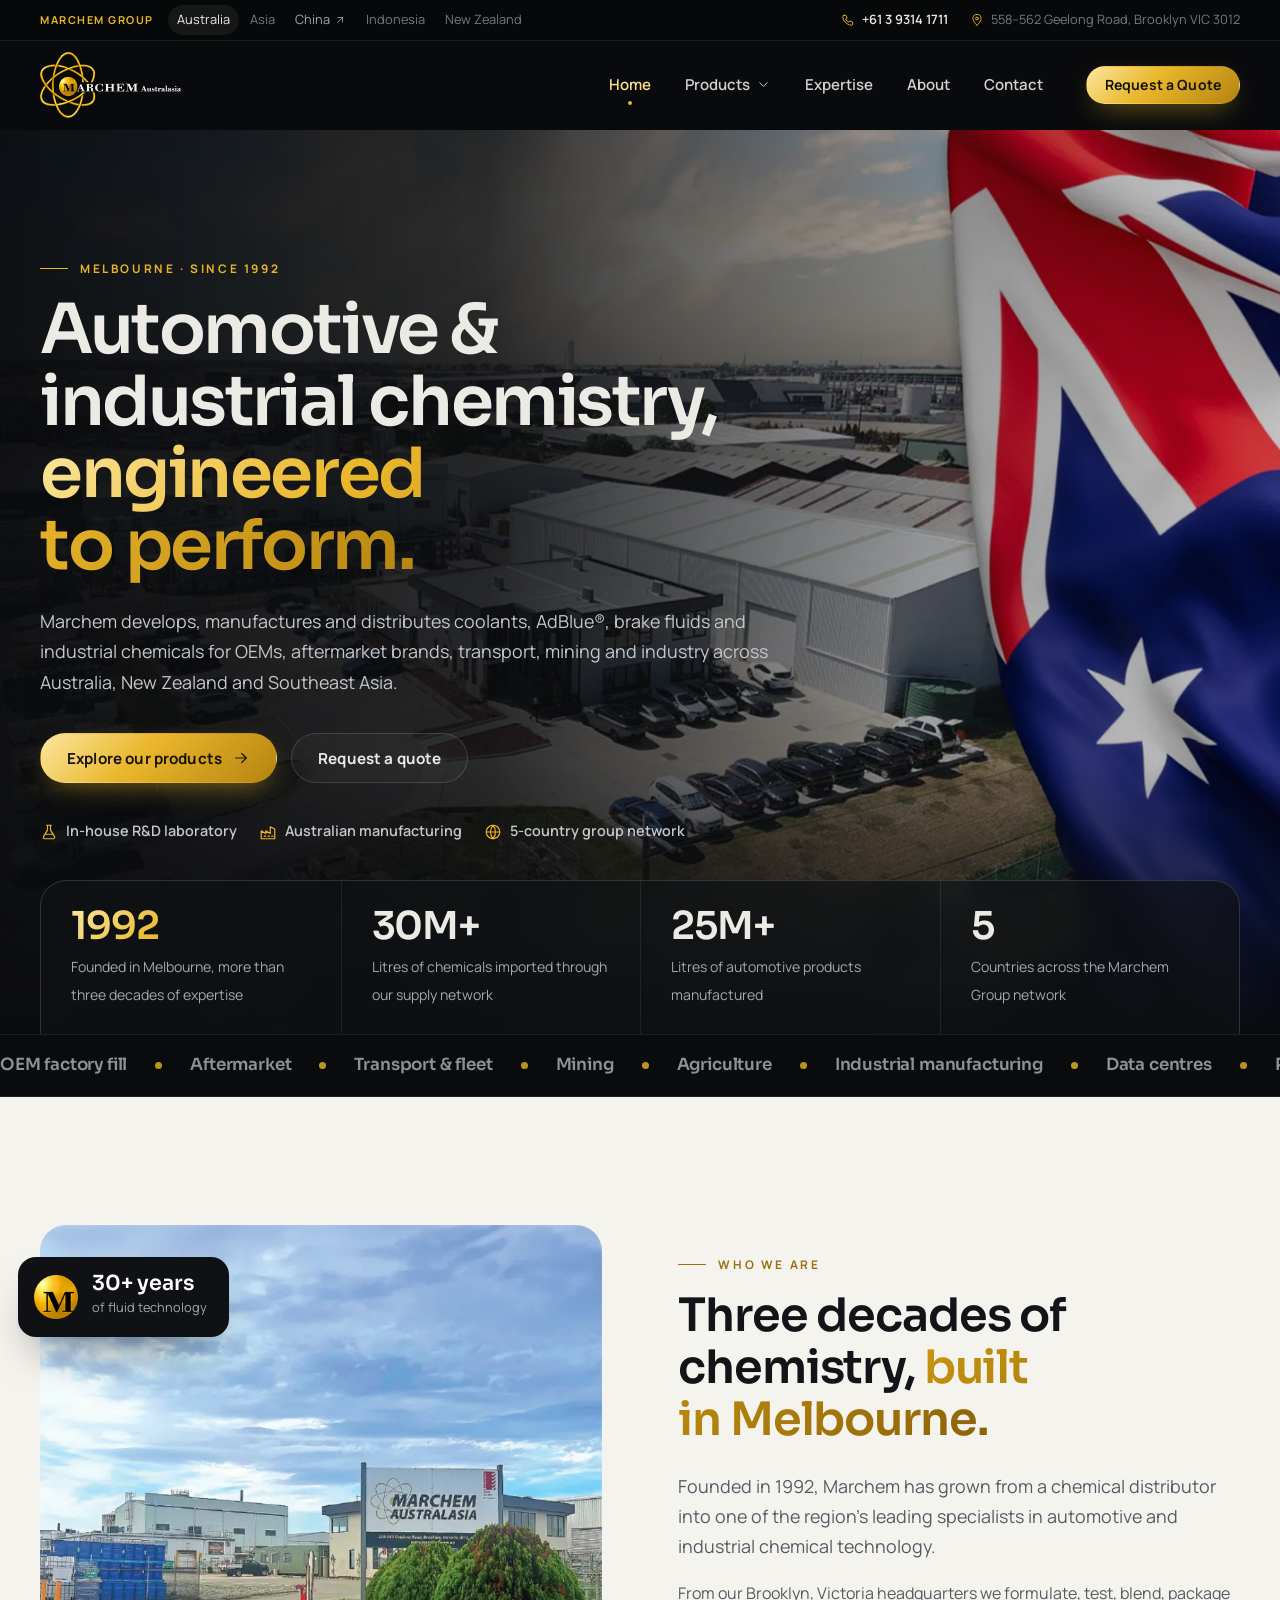
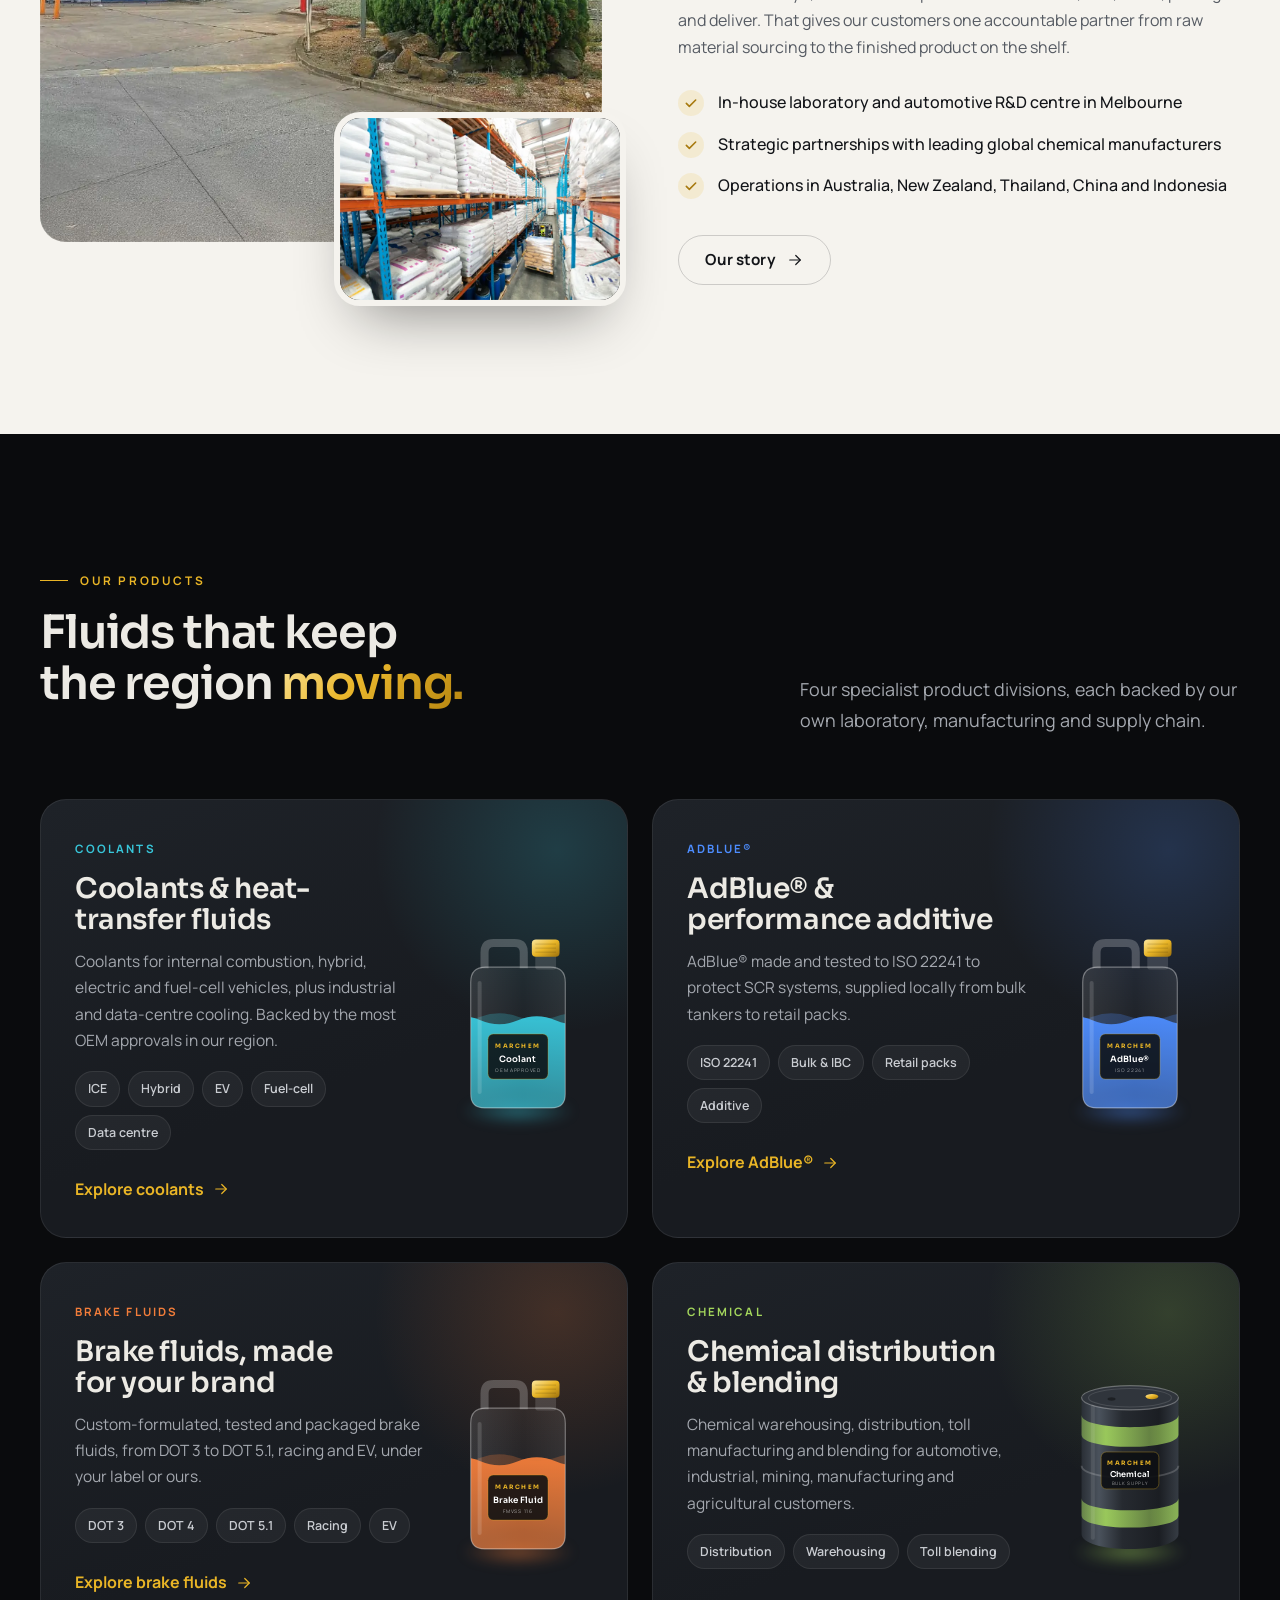
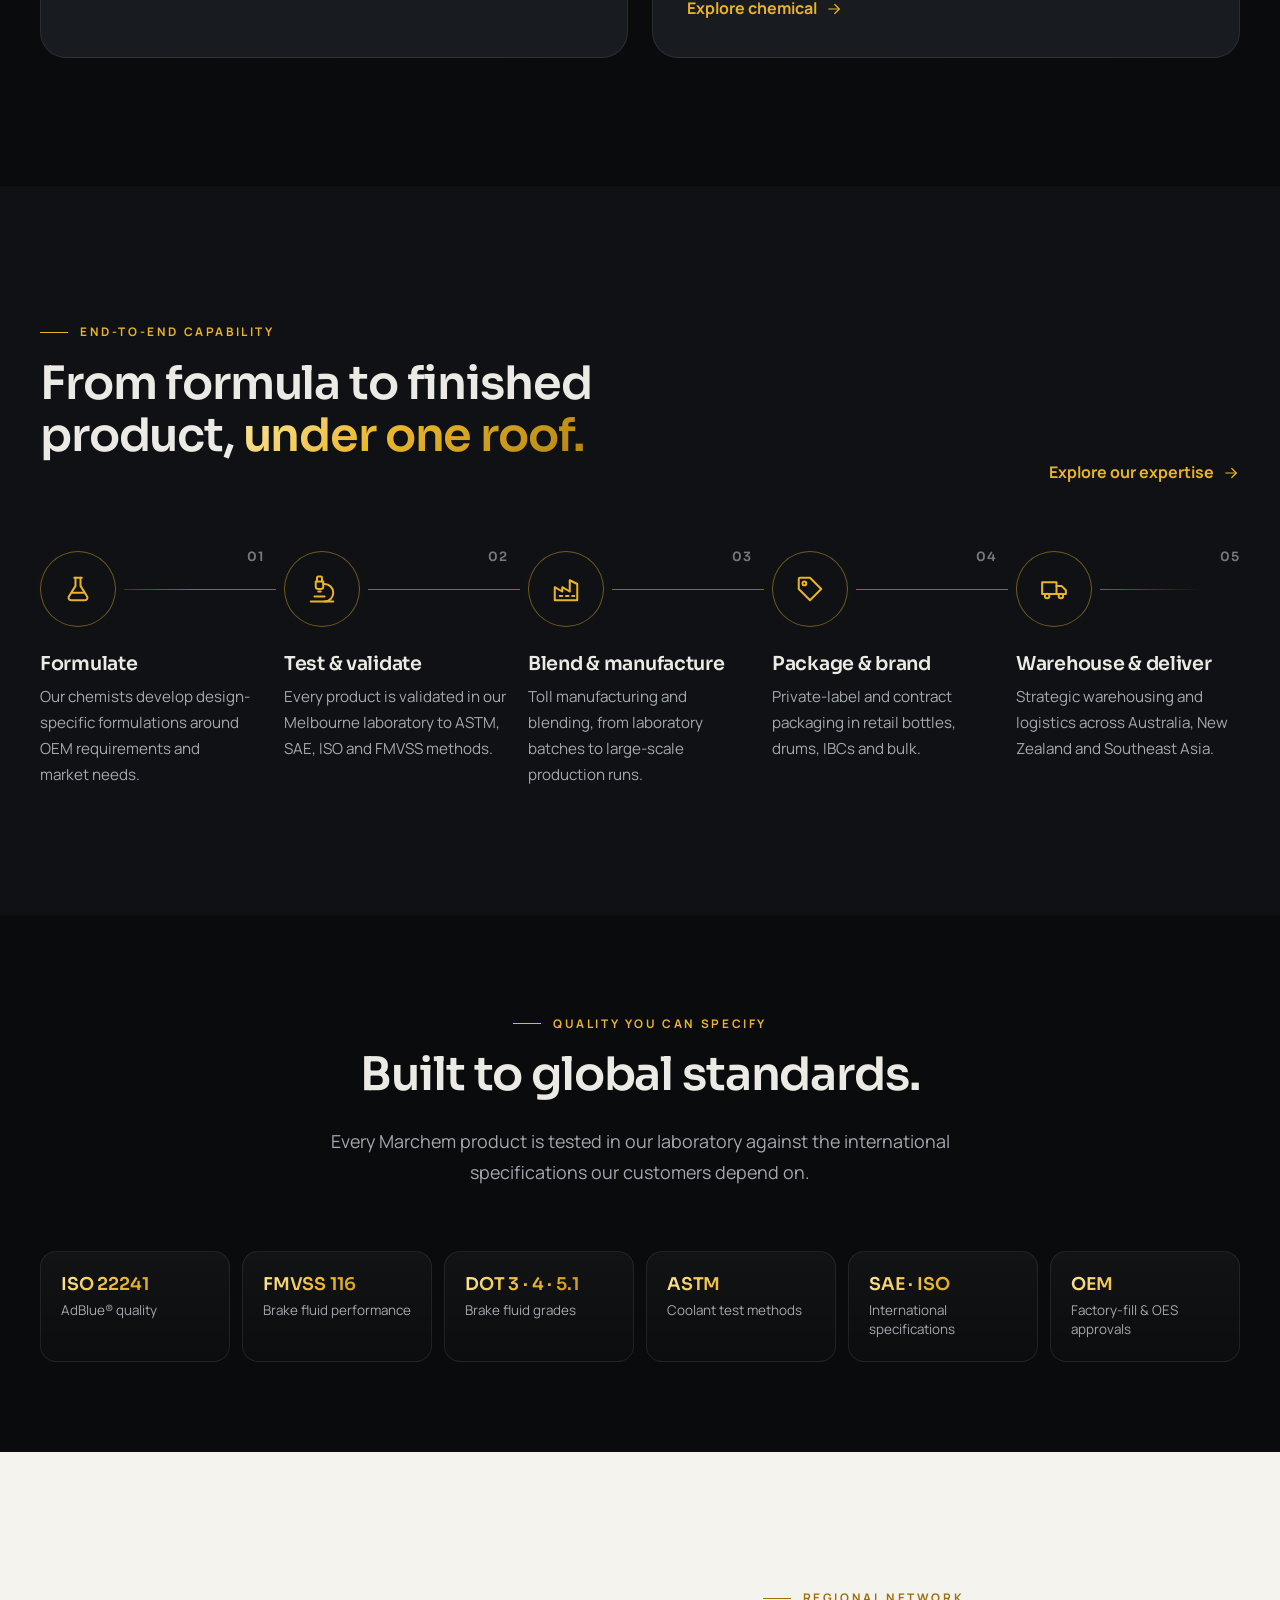
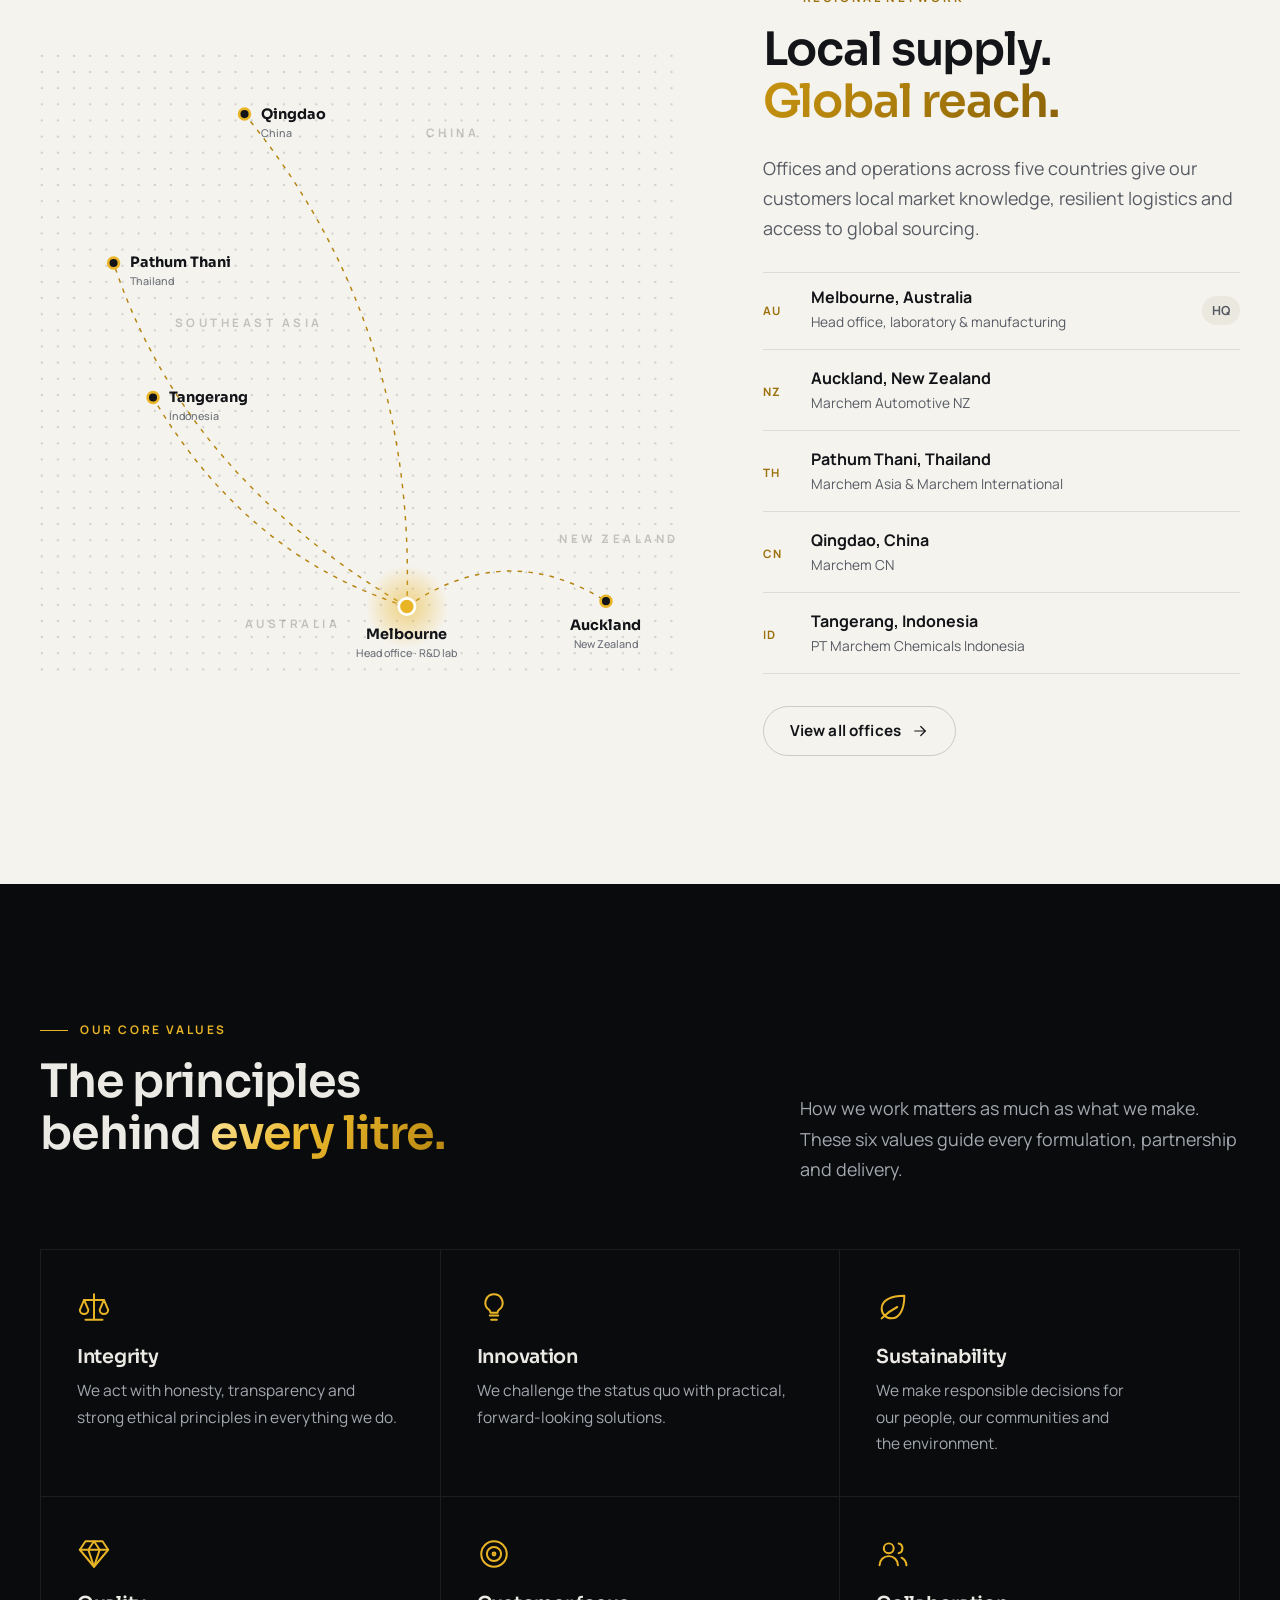
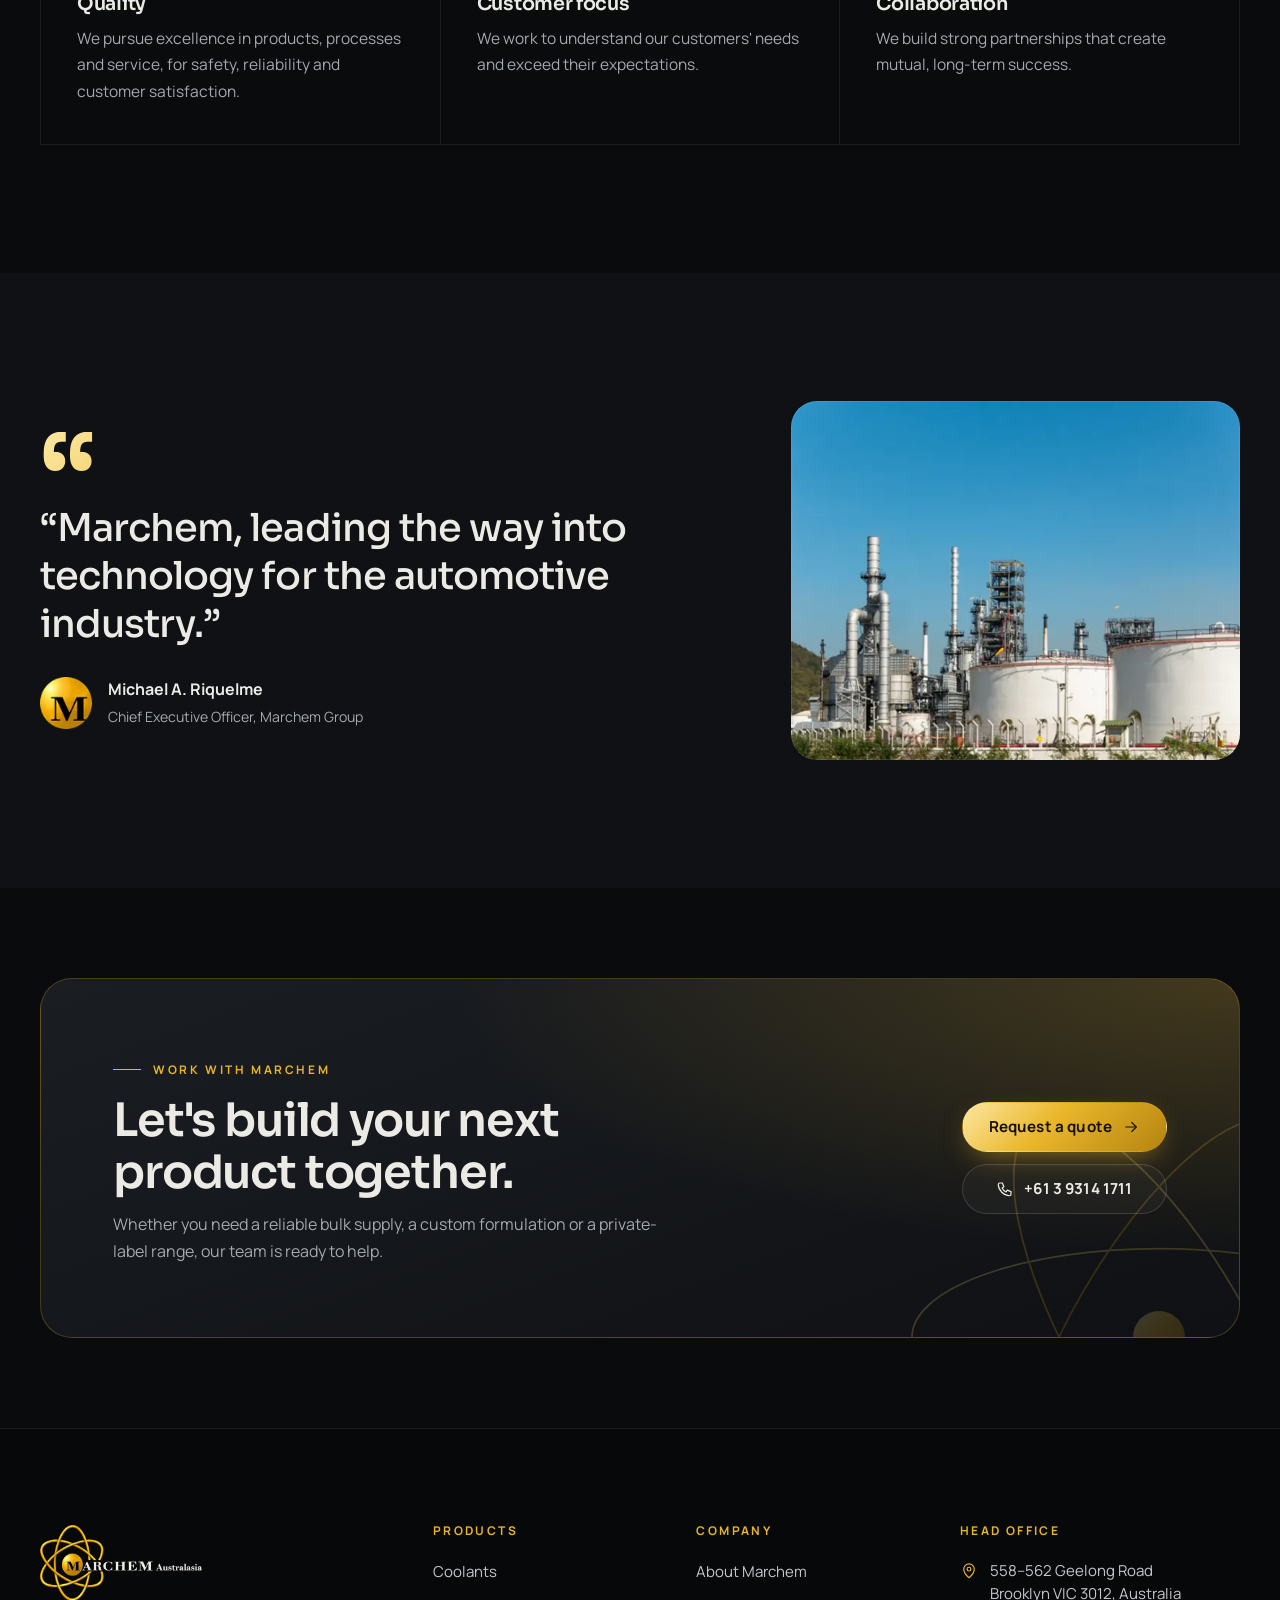
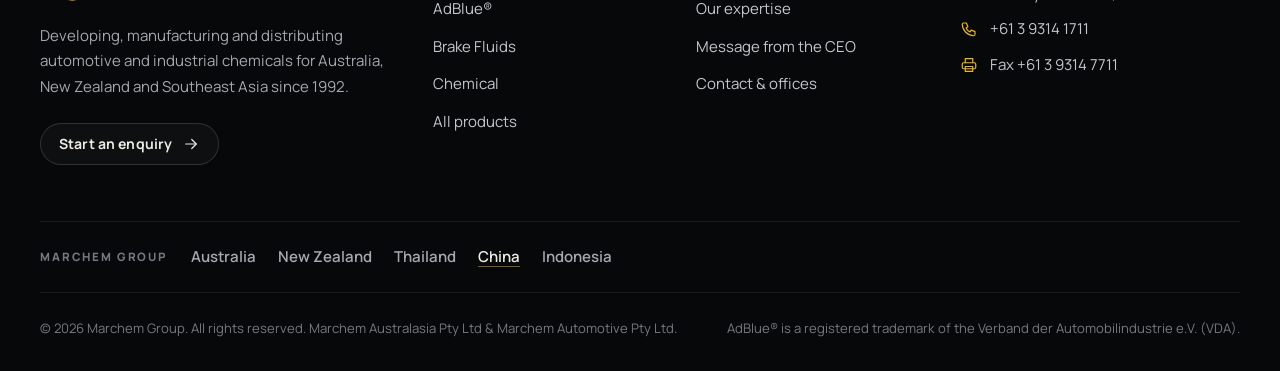
<file: index.html>
<!doctype html>
<html lang="en-AU">
<head>
<meta charset="utf-8">
<meta name="viewport" content="width=device-width, initial-scale=1">
<script>document.documentElement.classList.add('js')</script>
<title>Marchem Australasia | Automotive & Industrial Chemicals Since 1992</title>
<meta name="description" content="Melbourne-based developer, manufacturer and distributor of coolants, AdBlue®, brake fluids and industrial chemicals for OEM, aftermarket, transport, mining and industry across Australia, New Zealand and Southeast Asia.">
<link rel="canonical" href="https://marchem.com.au/">
<meta name="theme-color" content="#0a0b0d">
<meta property="og:type" content="website">
<meta property="og:site_name" content="Marchem Australasia">
<meta property="og:locale" content="en_AU">
<meta property="og:title" content="Marchem Australasia | Automotive & Industrial Chemicals Since 1992">
<meta property="og:description" content="Melbourne-based developer, manufacturer and distributor of coolants, AdBlue®, brake fluids and industrial chemicals for OEM, aftermarket, transport, mining and industry across Australia, New Zealand and Southeast Asia.">
<meta property="og:url" content="https://marchem.com.au/">
<meta property="og:image" content="https://marchem.com.au/assets/img/facility-aerial.jpg">
<meta name="twitter:card" content="summary_large_image">
<link rel="icon" type="image/png" sizes="32x32" href="assets/img/favicon-32.png">
<link rel="icon" type="image/png" sizes="64x64" href="assets/img/favicon.png">
<link rel="apple-touch-icon" href="assets/img/apple-touch-icon.png">
<link rel="preconnect" href="https://fonts.googleapis.com">
<link rel="preconnect" href="https://fonts.gstatic.com" crossorigin>
<link rel="stylesheet" href="https://fonts.googleapis.com/css2?family=Manrope:wght@400;500;600;700&family=Sora:wght@500;600;700&display=swap">
<link rel="stylesheet" href="assets/css/style.css">
<link rel="preload" as="image" type="image/webp" href="assets/img/facility-aerial-1600.webp" fetchpriority="high">
</head>
<body class="">
<a class="skip" href="#main">Skip to content</a>
<div class="topbar">
  <div class="container topbar__inner">
    <nav class="topbar__group" aria-label="Marchem Group websites">
      <span class="topbar__label">Marchem Group</span>
      <ul class="topbar__regions">
        <li><span class="is-current" aria-current="true">Australia</span></li>
        <li><span>Asia</span></li>
        <li><a href="https://www.marchem.com.cn/" target="_blank" rel="noopener">China <svg class="ico" viewBox="0 0 24 24" fill="none" stroke="currentColor" stroke-width="1.6" stroke-linecap="round" stroke-linejoin="round" aria-hidden="true"><path d="M7 17 17 7"/><path d="M8 7h9v9"/></svg></a></li>
        <li><span>Indonesia</span></li>
        <li><span>New Zealand</span></li>
      </ul>
    </nav>
    <div class="topbar__contact">
      <a href="tel:+61393141711"><svg class="ico" viewBox="0 0 24 24" fill="none" stroke="currentColor" stroke-width="1.6" stroke-linecap="round" stroke-linejoin="round" aria-hidden="true"><path d="M5 4h3.5l2 5-2.4 1.6a11 11 0 0 0 5.3 5.3L15 13.5l5 2V19a2 2 0 0 1-2 2A16 16 0 0 1 3 6a2 2 0 0 1 2-2z"/></svg> +61 3 9314 1711</a>
      <span class="topbar__addr"><svg class="ico" viewBox="0 0 24 24" fill="none" stroke="currentColor" stroke-width="1.6" stroke-linecap="round" stroke-linejoin="round" aria-hidden="true"><path d="M12 21s-7-6.1-7-11.5a7 7 0 0 1 14 0C19 14.9 12 21 12 21z"/><circle cx="12" cy="9.5" r="2.5"/></svg> 558–562 Geelong Road, Brooklyn VIC 3012</span>
    </div>
  </div>
</div>

<header class="header" data-header>
  <div class="container header__inner">
    <a class="brand" href="index.html" aria-label="Marchem Australasia, home">
      <img src="assets/img/logo-light.webp" width="520" height="244" alt="Marchem Australasia">
    </a>

    <nav class="nav" aria-label="Main">
      <ul class="nav__list">
        <li><a class="nav__link is-active" data-nav="home" aria-current="page" href="index.html">Home</a></li>
        <li class="has-menu">
          <a class="nav__link" data-nav="products" href="products.html" aria-haspopup="true">Products <svg class="ico" viewBox="0 0 24 24" fill="none" stroke="currentColor" stroke-width="1.6" stroke-linecap="round" stroke-linejoin="round" aria-hidden="true"><path d="m6 9 6 6 6-6"/></svg></a>
          <div class="menu">
            <a class="menu__item" data-nav="coolants" href="coolants.html">
              <span class="menu__dot" style="--c:var(--c-coolant)"></span>
              <span><strong>Coolants</strong><small>ICE, hybrid, EV, fuel-cell &amp; industrial</small></span>
            </a>
            <a class="menu__item" data-nav="adblue" href="adblue.html">
              <span class="menu__dot" style="--c:var(--c-adblue)"></span>
              <span><strong>AdBlue®</strong><small>ISO 22241 supply &amp; performance additive</small></span>
            </a>
            <a class="menu__item" data-nav="brake" href="brake-fluids.html">
              <span class="menu__dot" style="--c:var(--c-brake)"></span>
              <span><strong>Brake Fluids</strong><small>DOT 3, 4, 5.1, racing, EV &amp; private label</small></span>
            </a>
            <a class="menu__item" data-nav="chemical" href="chemical.html">
              <span class="menu__dot" style="--c:var(--c-chem)"></span>
              <span><strong>Chemical</strong><small>Distribution, warehousing &amp; toll blending</small></span>
            </a>
            <a class="menu__all" href="products.html">View all products <svg class="ico" viewBox="0 0 24 24" fill="none" stroke="currentColor" stroke-width="1.6" stroke-linecap="round" stroke-linejoin="round" aria-hidden="true"><path d="M5 12h14"/><path d="m13 6 6 6-6 6"/></svg></a>
          </div>
        </li>
        <li><a class="nav__link" data-nav="expertise" href="expertise.html">Expertise</a></li>
        <li><a class="nav__link" data-nav="about" href="about.html">About</a></li>
        <li><a class="nav__link" data-nav="contact" href="contact.html">Contact</a></li>
      </ul>
    </nav>

    <a class="btn btn--gold btn--sm header__cta" href="contact.html#enquiry">Request a Quote</a>

    <button class="burger" type="button" aria-label="Open menu" aria-expanded="false" aria-controls="mobile-nav" data-burger>
      <span></span><span></span>
    </button>
  </div>
</header>

<div class="mnav" id="mobile-nav" data-mnav hidden>
  <nav class="mnav__inner" aria-label="Mobile">
    <a class="mnav__link is-active" data-nav="home" aria-current="page" href="index.html">Home</a>
    <a class="mnav__link" data-nav="products" href="products.html">Products</a>
    <div class="mnav__sub">
      <a class="mnav__sublink" data-nav="coolants" href="coolants.html"><span class="menu__dot" style="--c:var(--c-coolant)"></span>Coolants</a>
      <a class="mnav__sublink" data-nav="adblue" href="adblue.html"><span class="menu__dot" style="--c:var(--c-adblue)"></span>AdBlue®</a>
      <a class="mnav__sublink" data-nav="brake" href="brake-fluids.html"><span class="menu__dot" style="--c:var(--c-brake)"></span>Brake Fluids</a>
      <a class="mnav__sublink" data-nav="chemical" href="chemical.html"><span class="menu__dot" style="--c:var(--c-chem)"></span>Chemical</a>
    </div>
    <a class="mnav__link" data-nav="expertise" href="expertise.html">Expertise</a>
    <a class="mnav__link" data-nav="about" href="about.html">About</a>
    <a class="mnav__link" data-nav="contact" href="contact.html">Contact</a>
    <div class="mnav__foot">
      <a class="btn btn--gold" href="contact.html#enquiry">Request a Quote <svg class="ico" viewBox="0 0 24 24" fill="none" stroke="currentColor" stroke-width="1.6" stroke-linecap="round" stroke-linejoin="round" aria-hidden="true"><path d="M5 12h14"/><path d="m13 6 6 6-6 6"/></svg></a>
      <a class="mnav__phone" href="tel:+61393141711"><svg class="ico" viewBox="0 0 24 24" fill="none" stroke="currentColor" stroke-width="1.6" stroke-linecap="round" stroke-linejoin="round" aria-hidden="true"><path d="M5 4h3.5l2 5-2.4 1.6a11 11 0 0 0 5.3 5.3L15 13.5l5 2V19a2 2 0 0 1-2 2A16 16 0 0 1 3 6a2 2 0 0 1 2-2z"/></svg> +61 3 9314 1711</a>
    </div>
  </nav>
</div>

<main id="main">
<script type="application/ld+json">
{
  "@context": "https://schema.org",
  "@type": "Organization",
  "name": "Marchem Australasia",
  "legalName": "Marchem Australasia Pty Ltd",
  "url": "https://marchem.com.au/",
  "logo": "https://marchem.com.au/assets/img/logo-dark.png",
  "foundingDate": "1992",
  "telephone": "+61 3 9314 1711",
  "faxNumber": "+61 3 9314 7711",
  "address": {
    "@type": "PostalAddress",
    "streetAddress": "558-562 Geelong Road",
    "addressLocality": "Brooklyn",
    "addressRegion": "VIC",
    "postalCode": "3012",
    "addressCountry": "AU"
  },
  "areaServed": ["Australia", "New Zealand", "Southeast Asia"]
}
</script>

<!-- ============ HERO ============ -->
<section class="hero">
  <div class="hero__media">
    <picture>
      <source type="image/webp" srcset="assets/img/facility-aerial-900.webp 900w, assets/img/facility-aerial-1600.webp 1600w" sizes="100vw">
      <img src="assets/img/facility-aerial.jpg" width="1613" height="1207" alt="Aerial view of the Marchem Australasia manufacturing, laboratory and warehouse site in Brooklyn, Victoria" fetchpriority="high">
    </picture>
  </div>
  <div class="hero__veil"></div>

  <div class="container hero__content hero__in">
    <span class="eyebrow">Melbourne · Since 1992</span>
    <h1>Automotive &amp; industrial chemistry, <span class="gold-text">engineered to perform.</span></h1>
    <p class="lead">Marchem develops, manufactures and distributes coolants, AdBlue®, brake fluids and industrial chemicals for OEMs, aftermarket brands, transport, mining and industry across Australia, New Zealand and Southeast Asia.</p>
    <div class="hero__actions">
      <a class="btn btn--gold" href="products.html">Explore our products <svg class="ico" viewBox="0 0 24 24" fill="none" stroke="currentColor" stroke-width="1.6" stroke-linecap="round" stroke-linejoin="round" aria-hidden="true"><path d="M5 12h14"/><path d="m13 6 6 6-6 6"/></svg></a>
      <a class="btn btn--ghost" href="contact.html#enquiry">Request a quote</a>
    </div>
    <ul class="hero__badges">
      <li><svg class="ico" viewBox="0 0 24 24" fill="none" stroke="currentColor" stroke-width="1.6" stroke-linecap="round" stroke-linejoin="round" aria-hidden="true"><path d="M9 3h6"/><path d="M10 3v6.5L4.6 18.2A2 2 0 0 0 6.3 21h11.4a2 2 0 0 0 1.7-2.8L14 9.5V3"/><path d="M7.2 15h9.6"/></svg> In-house R&amp;D laboratory</li>
      <li><svg class="ico" viewBox="0 0 24 24" fill="none" stroke="currentColor" stroke-width="1.6" stroke-linecap="round" stroke-linejoin="round" aria-hidden="true"><path d="M3 21V10.5l6 3.5v-3.5l6 3.5V5l6 3v13z"/><path d="M7 17.5h2M12 17.5h2M17 17.5h1.5"/></svg> Australian manufacturing</li>
      <li><svg class="ico" viewBox="0 0 24 24" fill="none" stroke="currentColor" stroke-width="1.6" stroke-linecap="round" stroke-linejoin="round" aria-hidden="true"><circle cx="12" cy="12" r="9"/><path d="M3 12h18"/><path d="M12 3a14 14 0 0 1 0 18 14 14 0 0 1 0-18z"/></svg> 5-country group network</li>
    </ul>
  </div>

  <div class="container" style="position:relative">
    <div class="stats">
      <div class="stat"><span class="stat__num gold-text">1992</span><span class="stat__label">Founded in Melbourne, more than three decades of expertise</span></div>
      <div class="stat"><span class="stat__num" data-count="30" data-suffix="M+">30M+</span><span class="stat__label">Litres of chemicals imported through our supply network</span></div>
      <div class="stat"><span class="stat__num" data-count="25" data-suffix="M+">25M+</span><span class="stat__label">Litres of automotive products manufactured</span></div>
      <div class="stat"><span class="stat__num" data-count="5">5</span><span class="stat__label">Countries across the Marchem Group network</span></div>
    </div>
  </div>
</section>

<!-- ============ INDUSTRIES MARQUEE ============ -->
<div class="marquee" aria-label="Industries we serve">
  <div class="marquee__track">
    <div class="marquee__group">
      <span class="marquee__item">OEM factory fill</span><span class="marquee__item">Aftermarket</span><span class="marquee__item">Transport &amp; fleet</span><span class="marquee__item">Mining</span><span class="marquee__item">Agriculture</span><span class="marquee__item">Industrial manufacturing</span><span class="marquee__item">Data centres</span><span class="marquee__item">Private label</span><span class="marquee__item">Distributors</span>
    </div>
    <div class="marquee__group" aria-hidden="true">
      <span class="marquee__item">OEM factory fill</span><span class="marquee__item">Aftermarket</span><span class="marquee__item">Transport &amp; fleet</span><span class="marquee__item">Mining</span><span class="marquee__item">Agriculture</span><span class="marquee__item">Industrial manufacturing</span><span class="marquee__item">Data centres</span><span class="marquee__item">Private label</span><span class="marquee__item">Distributors</span>
    </div>
  </div>
</div>

<!-- ============ WHO WE ARE ============ -->
<section class="section section--light">
  <div class="container split">
    <div class="collage reveal">
      <div class="frame collage__main">
        <picture>
          <source type="image/webp" srcset="assets/img/facility-entrance-900.webp">
          <img src="assets/img/facility-entrance.jpg" width="794" height="906" alt="Entrance and signage of Marchem Australasia on Geelong Road, Brooklyn" loading="lazy">
        </picture>
      </div>
      <div class="frame collage__float">
        <picture>
          <source type="image/webp" srcset="assets/img/warehouse-900.webp">
          <img src="assets/img/warehouse.jpg" width="749" height="497" alt="Palletised chemical stock in the Marchem warehouse" loading="lazy">
        </picture>
      </div>
      <div class="collage__badge">
        <img src="assets/img/favicon.png" width="64" height="64" alt="">
        <div><strong>30+ years</strong><span>of fluid technology</span></div>
      </div>
    </div>

    <div class="reveal" style="--d:120ms">
      <span class="eyebrow">Who we are</span>
      <h2>Three decades of chemistry, <span class="gold-text">built in Melbourne.</span></h2>
      <p class="lead">Founded in 1992, Marchem has grown from a chemical distributor into one of the region's leading specialists in automotive and industrial chemical technology.</p>
      <p>From our Brooklyn, Victoria headquarters we formulate, test, blend, package and deliver. That gives our customers one accountable partner from raw material sourcing to the finished product on the shelf.</p>
      <ul class="checklist">
        <li><svg class="ico" viewBox="0 0 24 24" fill="none" stroke="currentColor" stroke-width="1.6" stroke-linecap="round" stroke-linejoin="round" aria-hidden="true"><path d="m5 12.5 4.5 4.5L19 7.5"/></svg> In-house laboratory and automotive R&amp;D centre in Melbourne</li>
        <li><svg class="ico" viewBox="0 0 24 24" fill="none" stroke="currentColor" stroke-width="1.6" stroke-linecap="round" stroke-linejoin="round" aria-hidden="true"><path d="m5 12.5 4.5 4.5L19 7.5"/></svg> Strategic partnerships with leading global chemical manufacturers</li>
        <li><svg class="ico" viewBox="0 0 24 24" fill="none" stroke="currentColor" stroke-width="1.6" stroke-linecap="round" stroke-linejoin="round" aria-hidden="true"><path d="m5 12.5 4.5 4.5L19 7.5"/></svg> Operations in Australia, New Zealand, Thailand, China and Indonesia</li>
      </ul>
      <a class="btn btn--ghost" href="about.html">Our story <svg class="ico" viewBox="0 0 24 24" fill="none" stroke="currentColor" stroke-width="1.6" stroke-linecap="round" stroke-linejoin="round" aria-hidden="true"><path d="M5 12h14"/><path d="m13 6 6 6-6 6"/></svg></a>
    </div>
  </div>
</section>

<!-- ============ PRODUCTS ============ -->
<section class="section">
  <div class="container">
    <div class="shead shead--split">
      <div class="reveal">
        <span class="eyebrow">Our products</span>
        <h2>Fluids that keep the region <span class="gold-text">moving.</span></h2>
      </div>
      <p class="lead reveal" style="--d:100ms">Four specialist product divisions, each backed by our own laboratory, manufacturing and supply chain.</p>
    </div>

    <div class="pcards">
      <article class="pcard reveal" style="--accent:var(--c-coolant)">
        <div>
          <span class="pcard__tag">Coolants</span>
          <h3>Coolants &amp; heat-transfer fluids</h3>
          <p>Coolants for internal combustion, hybrid, electric and fuel-cell vehicles, plus industrial and data-centre cooling. Backed by the most OEM approvals in our region.</p>
          <div class="chips"><span class="chip">ICE</span><span class="chip">Hybrid</span><span class="chip">EV</span><span class="chip">Fuel-cell</span><span class="chip">Data centre</span></div>
          <a class="link-arrow pcard__link" href="coolants.html">Explore coolants <svg class="ico" viewBox="0 0 24 24" fill="none" stroke="currentColor" stroke-width="1.6" stroke-linecap="round" stroke-linejoin="round" aria-hidden="true"><path d="M5 12h14"/><path d="m13 6 6 6-6 6"/></svg></a>
        </div>
        <div class="pvisual " style="--accent:#38c6da">
  <svg class="pvisual__svg" viewBox="0 0 260 340" role="img" aria-label="Marchem Coolant container">
    <defs>
      <clipPath id="h-cool-clip"><path d="M48 106q0-26 26-26h112q26 0 26 26v194q0 24-24 24H72q-24 0-24-24z"/></clipPath>
      <linearGradient id="h-cool-liq" x1="0" y1="0" x2="0" y2="1">
        <stop offset="0" stop-color="#38c6da" stop-opacity=".95"/><stop offset="1" stop-color="#38c6da" stop-opacity=".45"/>
      </linearGradient>
      <linearGradient id="h-cool-body" x1="0" y1="0" x2="1" y2="0">
        <stop offset="0" stop-color="#fff" stop-opacity=".12"/><stop offset=".55" stop-color="#fff" stop-opacity=".03"/><stop offset="1" stop-color="#fff" stop-opacity=".09"/>
      </linearGradient>
      <linearGradient id="h-cool-cap" x1="0" y1="0" x2="1" y2="1">
        <stop offset="0" stop-color="#fce7a0"/><stop offset=".5" stop-color="#e9b526"/><stop offset="1" stop-color="#9c700c"/>
      </linearGradient>
    </defs>
    <path d="M72 82V54q0-16 16-16h36q16 0 16 16v28" fill="none" stroke="rgba(255,255,255,.22)" stroke-width="14" stroke-linejoin="round"/>
    <rect x="160" y="56" width="36" height="28" rx="4" fill="rgba(255,255,255,.14)"/>
    <rect x="154" y="32" width="48" height="30" rx="7" fill="url(#h-cool-cap)"/>
    <path d="M160 40h36M160 47h36M160 54h36" stroke="rgba(0,0,0,.18)" stroke-width="1.5"/>
    <g clip-path="url(#h-cool-clip)">
      <rect x="40" y="70" width="180" height="270" fill="url(#h-cool-body)"/>
      <path class="pvisual__wave" d="M0 172q32.5-14 65 0t65 0 65 0 65 0 65 0 65 0V340H0z" fill="url(#h-cool-liq)"/>
      <path class="pvisual__wave pvisual__wave--back" d="M0 166q32.5 12 65 0t65 0 65 0 65 0 65 0 65 0V340H0z" fill="#38c6da" opacity=".25"/>
    </g>
    <path d="M48 106q0-26 26-26h112q26 0 26 26v194q0 24-24 24H72q-24 0-24-24z" fill="none" stroke="rgba(255,255,255,.38)" stroke-width="2"/>
    <rect x="60" y="104" width="7" height="196" rx="3.5" fill="#fff" opacity=".14"/>
    <rect x="78" y="196" width="104" height="78" rx="9" fill="#0d0f12" fill-opacity=".88" stroke="rgba(233,181,38,.55)"/>
    <text x="130" y="221" text-anchor="middle" font-family="Sora, sans-serif" font-size="10.5" font-weight="700" letter-spacing="2.6" fill="#e9b526">MARCHEM</text>
    <text x="130" y="245" text-anchor="middle" font-family="Sora, sans-serif" font-size="15" font-weight="600" fill="#fff">Coolant</text>
    <text x="130" y="262" text-anchor="middle" font-family="Manrope, sans-serif" font-size="8.5" letter-spacing="1.2" fill="rgba(255,255,255,.6)">OEM APPROVED</text>
  </svg>
</div>

      </article>

      <article class="pcard reveal" style="--accent:var(--c-adblue);--d:80ms">
        <div>
          <span class="pcard__tag">AdBlue®</span>
          <h3>AdBlue® &amp; performance additive</h3>
          <p>AdBlue® made and tested to ISO 22241 to protect SCR systems, supplied locally from bulk tankers to retail packs.</p>
          <div class="chips"><span class="chip">ISO 22241</span><span class="chip">Bulk &amp; IBC</span><span class="chip">Retail packs</span><span class="chip">Additive</span></div>
          <a class="link-arrow pcard__link" href="adblue.html">Explore AdBlue® <svg class="ico" viewBox="0 0 24 24" fill="none" stroke="currentColor" stroke-width="1.6" stroke-linecap="round" stroke-linejoin="round" aria-hidden="true"><path d="M5 12h14"/><path d="m13 6 6 6-6 6"/></svg></a>
        </div>
        <div class="pvisual " style="--accent:#4d8dff">
  <svg class="pvisual__svg" viewBox="0 0 260 340" role="img" aria-label="Marchem AdBlue® container">
    <defs>
      <clipPath id="h-adb-clip"><path d="M48 106q0-26 26-26h112q26 0 26 26v194q0 24-24 24H72q-24 0-24-24z"/></clipPath>
      <linearGradient id="h-adb-liq" x1="0" y1="0" x2="0" y2="1">
        <stop offset="0" stop-color="#4d8dff" stop-opacity=".95"/><stop offset="1" stop-color="#4d8dff" stop-opacity=".45"/>
      </linearGradient>
      <linearGradient id="h-adb-body" x1="0" y1="0" x2="1" y2="0">
        <stop offset="0" stop-color="#fff" stop-opacity=".12"/><stop offset=".55" stop-color="#fff" stop-opacity=".03"/><stop offset="1" stop-color="#fff" stop-opacity=".09"/>
      </linearGradient>
      <linearGradient id="h-adb-cap" x1="0" y1="0" x2="1" y2="1">
        <stop offset="0" stop-color="#fce7a0"/><stop offset=".5" stop-color="#e9b526"/><stop offset="1" stop-color="#9c700c"/>
      </linearGradient>
    </defs>
    <path d="M72 82V54q0-16 16-16h36q16 0 16 16v28" fill="none" stroke="rgba(255,255,255,.22)" stroke-width="14" stroke-linejoin="round"/>
    <rect x="160" y="56" width="36" height="28" rx="4" fill="rgba(255,255,255,.14)"/>
    <rect x="154" y="32" width="48" height="30" rx="7" fill="url(#h-adb-cap)"/>
    <path d="M160 40h36M160 47h36M160 54h36" stroke="rgba(0,0,0,.18)" stroke-width="1.5"/>
    <g clip-path="url(#h-adb-clip)">
      <rect x="40" y="70" width="180" height="270" fill="url(#h-adb-body)"/>
      <path class="pvisual__wave" d="M0 172q32.5-14 65 0t65 0 65 0 65 0 65 0 65 0V340H0z" fill="url(#h-adb-liq)"/>
      <path class="pvisual__wave pvisual__wave--back" d="M0 166q32.5 12 65 0t65 0 65 0 65 0 65 0 65 0V340H0z" fill="#4d8dff" opacity=".25"/>
    </g>
    <path d="M48 106q0-26 26-26h112q26 0 26 26v194q0 24-24 24H72q-24 0-24-24z" fill="none" stroke="rgba(255,255,255,.38)" stroke-width="2"/>
    <rect x="60" y="104" width="7" height="196" rx="3.5" fill="#fff" opacity=".14"/>
    <rect x="78" y="196" width="104" height="78" rx="9" fill="#0d0f12" fill-opacity=".88" stroke="rgba(233,181,38,.55)"/>
    <text x="130" y="221" text-anchor="middle" font-family="Sora, sans-serif" font-size="10.5" font-weight="700" letter-spacing="2.6" fill="#e9b526">MARCHEM</text>
    <text x="130" y="245" text-anchor="middle" font-family="Sora, sans-serif" font-size="15" font-weight="600" fill="#fff">AdBlue®</text>
    <text x="130" y="262" text-anchor="middle" font-family="Manrope, sans-serif" font-size="8.5" letter-spacing="1.2" fill="rgba(255,255,255,.6)">ISO 22241</text>
  </svg>
</div>

      </article>

      <article class="pcard reveal" style="--accent:var(--c-brake)">
        <div>
          <span class="pcard__tag">Brake Fluids</span>
          <h3>Brake fluids, made for your brand</h3>
          <p>Custom-formulated, tested and packaged brake fluids, from DOT 3 to DOT 5.1, racing and EV, under your label or ours.</p>
          <div class="chips"><span class="chip">DOT 3</span><span class="chip">DOT 4</span><span class="chip">DOT 5.1</span><span class="chip">Racing</span><span class="chip">EV</span></div>
          <a class="link-arrow pcard__link" href="brake-fluids.html">Explore brake fluids <svg class="ico" viewBox="0 0 24 24" fill="none" stroke="currentColor" stroke-width="1.6" stroke-linecap="round" stroke-linejoin="round" aria-hidden="true"><path d="M5 12h14"/><path d="m13 6 6 6-6 6"/></svg></a>
        </div>
        <div class="pvisual " style="--accent:#f27d3a">
  <svg class="pvisual__svg" viewBox="0 0 260 340" role="img" aria-label="Marchem Brake Fluid container">
    <defs>
      <clipPath id="h-brk-clip"><path d="M48 106q0-26 26-26h112q26 0 26 26v194q0 24-24 24H72q-24 0-24-24z"/></clipPath>
      <linearGradient id="h-brk-liq" x1="0" y1="0" x2="0" y2="1">
        <stop offset="0" stop-color="#f27d3a" stop-opacity=".95"/><stop offset="1" stop-color="#f27d3a" stop-opacity=".45"/>
      </linearGradient>
      <linearGradient id="h-brk-body" x1="0" y1="0" x2="1" y2="0">
        <stop offset="0" stop-color="#fff" stop-opacity=".12"/><stop offset=".55" stop-color="#fff" stop-opacity=".03"/><stop offset="1" stop-color="#fff" stop-opacity=".09"/>
      </linearGradient>
      <linearGradient id="h-brk-cap" x1="0" y1="0" x2="1" y2="1">
        <stop offset="0" stop-color="#fce7a0"/><stop offset=".5" stop-color="#e9b526"/><stop offset="1" stop-color="#9c700c"/>
      </linearGradient>
    </defs>
    <path d="M72 82V54q0-16 16-16h36q16 0 16 16v28" fill="none" stroke="rgba(255,255,255,.22)" stroke-width="14" stroke-linejoin="round"/>
    <rect x="160" y="56" width="36" height="28" rx="4" fill="rgba(255,255,255,.14)"/>
    <rect x="154" y="32" width="48" height="30" rx="7" fill="url(#h-brk-cap)"/>
    <path d="M160 40h36M160 47h36M160 54h36" stroke="rgba(0,0,0,.18)" stroke-width="1.5"/>
    <g clip-path="url(#h-brk-clip)">
      <rect x="40" y="70" width="180" height="270" fill="url(#h-brk-body)"/>
      <path class="pvisual__wave" d="M0 172q32.5-14 65 0t65 0 65 0 65 0 65 0 65 0V340H0z" fill="url(#h-brk-liq)"/>
      <path class="pvisual__wave pvisual__wave--back" d="M0 166q32.5 12 65 0t65 0 65 0 65 0 65 0 65 0V340H0z" fill="#f27d3a" opacity=".25"/>
    </g>
    <path d="M48 106q0-26 26-26h112q26 0 26 26v194q0 24-24 24H72q-24 0-24-24z" fill="none" stroke="rgba(255,255,255,.38)" stroke-width="2"/>
    <rect x="60" y="104" width="7" height="196" rx="3.5" fill="#fff" opacity=".14"/>
    <rect x="78" y="196" width="104" height="78" rx="9" fill="#0d0f12" fill-opacity=".88" stroke="rgba(233,181,38,.55)"/>
    <text x="130" y="221" text-anchor="middle" font-family="Sora, sans-serif" font-size="10.5" font-weight="700" letter-spacing="2.6" fill="#e9b526">MARCHEM</text>
    <text x="130" y="245" text-anchor="middle" font-family="Sora, sans-serif" font-size="15" font-weight="600" fill="#fff">Brake Fluid</text>
    <text x="130" y="262" text-anchor="middle" font-family="Manrope, sans-serif" font-size="8.5" letter-spacing="1.2" fill="rgba(255,255,255,.6)">FMVSS 116</text>
  </svg>
</div>

      </article>

      <article class="pcard reveal" style="--accent:var(--c-chem);--d:80ms">
        <div>
          <span class="pcard__tag">Chemical</span>
          <h3>Chemical distribution &amp; blending</h3>
          <p>Chemical warehousing, distribution, toll manufacturing and blending for automotive, industrial, mining, manufacturing and agricultural customers.</p>
          <div class="chips"><span class="chip">Distribution</span><span class="chip">Warehousing</span><span class="chip">Toll blending</span></div>
          <a class="link-arrow pcard__link" href="chemical.html">Explore chemical <svg class="ico" viewBox="0 0 24 24" fill="none" stroke="currentColor" stroke-width="1.6" stroke-linecap="round" stroke-linejoin="round" aria-hidden="true"><path d="M5 12h14"/><path d="m13 6 6 6-6 6"/></svg></a>
        </div>
        <div class="pvisual " style="--accent:#a3d65c">
  <svg class="pvisual__svg" viewBox="0 0 260 340" role="img" aria-label="Marchem Chemical drum">
    <defs>
      <linearGradient id="h-chem-metal" x1="0" y1="0" x2="1" y2="0">
        <stop offset="0" stop-color="#2a2f36"/><stop offset=".18" stop-color="#4a525c"/><stop offset=".42" stop-color="#262a30"/><stop offset=".8" stop-color="#1b1e23"/><stop offset="1" stop-color="#363c44"/>
      </linearGradient>
      <linearGradient id="h-chem-band" x1="0" y1="0" x2="1" y2="0">
        <stop offset="0" stop-color="#a3d65c" stop-opacity=".55"/><stop offset=".25" stop-color="#a3d65c"/><stop offset=".7" stop-color="#a3d65c" stop-opacity=".6"/><stop offset="1" stop-color="#a3d65c" stop-opacity=".85"/>
      </linearGradient>
      <linearGradient id="h-chem-cap" x1="0" y1="0" x2="1" y2="1">
        <stop offset="0" stop-color="#fce7a0"/><stop offset=".5" stop-color="#e9b526"/><stop offset="1" stop-color="#9c700c"/>
      </linearGradient>
    </defs>
    <path d="M46 62v236c0 16 37.6 26 84 26s84-10 84-26V62z" fill="url(#h-chem-metal)"/>
    <path d="M46 92c0 13 37.6 21 84 21s84-8 84-21v34c0 13-37.6 21-84 21s-84-8-84-21z" fill="url(#h-chem-band)" opacity=".9"/>
    <path d="M46 236c0 13 37.6 21 84 21s84-8 84-21v30c0 13-37.6 21-84 21s-84-8-84-21z" fill="url(#h-chem-band)" opacity=".9"/>
    <path d="M46 180c0 13 37.6 21 84 21s84-8 84-21" fill="none" stroke="rgba(255,255,255,.18)" stroke-width="3"/>
    <ellipse cx="130" cy="62" rx="84" ry="21" fill="#30353c" stroke="rgba(255,255,255,.3)" stroke-width="2"/>
    <ellipse cx="130" cy="62" rx="72" ry="16" fill="none" stroke="rgba(255,255,255,.12)" stroke-width="2"/>
    <ellipse cx="168" cy="60" rx="11" ry="4.5" fill="url(#h-chem-cap)"/>
    <ellipse cx="98" cy="64" rx="7" ry="3" fill="rgba(0,0,0,.4)"/>
    <rect x="62" y="74" width="7" height="234" rx="3.5" fill="#fff" opacity=".09"/>
    <rect x="80" y="156" width="100" height="64" rx="9" fill="#0d0f12" fill-opacity=".9" stroke="rgba(233,181,38,.55)"/>
    <text x="130" y="179" text-anchor="middle" font-family="Sora, sans-serif" font-size="10.5" font-weight="700" letter-spacing="2.6" fill="#e9b526">MARCHEM</text>
    <text x="130" y="200" text-anchor="middle" font-family="Sora, sans-serif" font-size="14" font-weight="600" fill="#fff">Chemical</text>
    <text x="130" y="213" text-anchor="middle" font-family="Manrope, sans-serif" font-size="8" letter-spacing="1.2" fill="rgba(255,255,255,.6)">BULK SUPPLY</text>
  </svg>
</div>

      </article>
    </div>
  </div>
</section>

<!-- ============ PROCESS ============ -->
<section class="section section--alt">
  <div class="container">
    <div class="shead shead--split">
      <div class="reveal">
        <span class="eyebrow">End-to-end capability</span>
        <h2>From formula to finished product, <span class="gold-text">under one roof.</span></h2>
      </div>
      <a class="link-arrow reveal" href="expertise.html" style="--d:100ms">Explore our expertise <svg class="ico" viewBox="0 0 24 24" fill="none" stroke="currentColor" stroke-width="1.6" stroke-linecap="round" stroke-linejoin="round" aria-hidden="true"><path d="M5 12h14"/><path d="m13 6 6 6-6 6"/></svg></a>
    </div>
    <ol class="process">
  <li class="process__step reveal">
    <span class="process__num">01</span>
    <div class="process__icon"><svg class="ico" viewBox="0 0 24 24" fill="none" stroke="currentColor" stroke-width="1.6" stroke-linecap="round" stroke-linejoin="round" aria-hidden="true"><path d="M9 3h6"/><path d="M10 3v6.5L4.6 18.2A2 2 0 0 0 6.3 21h11.4a2 2 0 0 0 1.7-2.8L14 9.5V3"/><path d="M7.2 15h9.6"/></svg></div>
    <h3>Formulate</h3>
    <p>Our chemists develop design-specific formulations around OEM requirements and market needs.</p>
  </li>
  <li class="process__step reveal" style="--d:80ms">
    <span class="process__num">02</span>
    <div class="process__icon"><svg class="ico" viewBox="0 0 24 24" fill="none" stroke="currentColor" stroke-width="1.6" stroke-linecap="round" stroke-linejoin="round" aria-hidden="true"><path d="M6 18h8"/><path d="M3 22h18"/><path d="M14 22a7 7 0 1 0 0-14h-1"/><path d="M9 14h2"/><path d="M9 12a2 2 0 0 1-2-2V6h6v4a2 2 0 0 1-2 2z"/><path d="M12 6V3a1 1 0 0 0-1-1H9a1 1 0 0 0-1 1v3"/></svg></div>
    <h3>Test &amp; validate</h3>
    <p>Every product is validated in our Melbourne laboratory to ASTM, SAE, ISO and FMVSS methods.</p>
  </li>
  <li class="process__step reveal" style="--d:160ms">
    <span class="process__num">03</span>
    <div class="process__icon"><svg class="ico" viewBox="0 0 24 24" fill="none" stroke="currentColor" stroke-width="1.6" stroke-linecap="round" stroke-linejoin="round" aria-hidden="true"><path d="M3 21V10.5l6 3.5v-3.5l6 3.5V5l6 3v13z"/><path d="M7 17.5h2M12 17.5h2M17 17.5h1.5"/></svg></div>
    <h3>Blend &amp; manufacture</h3>
    <p>Toll manufacturing and blending, from laboratory batches to large-scale production runs.</p>
  </li>
  <li class="process__step reveal" style="--d:240ms">
    <span class="process__num">04</span>
    <div class="process__icon"><svg class="ico" viewBox="0 0 24 24" fill="none" stroke="currentColor" stroke-width="1.6" stroke-linecap="round" stroke-linejoin="round" aria-hidden="true"><path d="M3 12V4a1 1 0 0 1 1-1h8l9 9-9 9z"/><circle cx="7.5" cy="7.5" r="1.5"/></svg></div>
    <h3>Package &amp; brand</h3>
    <p>Private-label and contract packaging in retail bottles, drums, IBCs and bulk.</p>
  </li>
  <li class="process__step reveal" style="--d:320ms">
    <span class="process__num">05</span>
    <div class="process__icon"><svg class="ico" viewBox="0 0 24 24" fill="none" stroke="currentColor" stroke-width="1.6" stroke-linecap="round" stroke-linejoin="round" aria-hidden="true"><path d="M2.5 6.5h11.5v9.5H2.5z"/><path d="M14 9.5h4l3.5 3.5v3H14"/><circle cx="6.5" cy="17.5" r="1.8"/><circle cx="17.5" cy="17.5" r="1.8"/></svg></div>
    <h3>Warehouse &amp; deliver</h3>
    <p>Strategic warehousing and logistics across Australia, New Zealand and Southeast Asia.</p>
  </li>
</ol>

  </div>
</section>

<!-- ============ STANDARDS ============ -->
<section class="section section--tight">
  <div class="container">
    <div class="shead shead--center reveal">
      <span class="eyebrow">Quality you can specify</span>
      <h2>Built to global standards.</h2>
      <p class="lead">Every Marchem product is tested in our laboratory against the international specifications our customers depend on.</p>
    </div>
    <ul class="standards">
  <li class="standard reveal"><strong>ISO 22241</strong><span>AdBlue® quality</span></li>
  <li class="standard reveal" style="--d:50ms"><strong>FMVSS 116</strong><span>Brake fluid performance</span></li>
  <li class="standard reveal" style="--d:100ms"><strong>DOT 3 · 4 · 5.1</strong><span>Brake fluid grades</span></li>
  <li class="standard reveal" style="--d:150ms"><strong>ASTM</strong><span>Coolant test methods</span></li>
  <li class="standard reveal" style="--d:200ms"><strong>SAE · ISO</strong><span>International specifications</span></li>
  <li class="standard reveal" style="--d:250ms"><strong>OEM</strong><span>Factory-fill &amp; OES approvals</span></li>
</ul>

  </div>
</section>

<!-- ============ NETWORK ============ -->
<section class="section section--light">
  <div class="container split split--wide-left">
    <div class="reveal">
      <figure class="netmap">
  <svg viewBox="0 0 720 700" role="img" aria-labelledby="netmap-title">
    <title id="netmap-title">Marchem Group network: Melbourne headquarters connected to Auckland, Pathum Thani, Qingdao and Tangerang</title>
    <defs>
      <pattern id="netmap-dots" width="18" height="18" patternUnits="userSpaceOnUse">
        <circle cx="2" cy="2" r="1.3" class="netmap__dot"/>
      </pattern>
      <radialGradient id="netmap-glow">
        <stop offset="0" stop-color="#e9b526" stop-opacity=".55"/><stop offset="1" stop-color="#e9b526" stop-opacity="0"/>
      </radialGradient>
    </defs>
    <rect width="720" height="700" fill="url(#netmap-dots)"/>
    <g class="netmap__region">
      <text x="335" y="640" text-anchor="end">AUSTRALIA</text>
      <text x="150" y="304">SOUTHEAST ASIA</text>
      <text x="430" y="92">CHINA</text>
      <text x="712" y="545" text-anchor="end">NEW ZEALAND</text>
    </g>
    <g class="netmap__arcs" fill="none">
      <path d="M409 616Q520 540 631 610"/>
      <path d="M409 616Q230 560 126 383"/>
      <path d="M409 616Q160 470 82 233"/>
      <path d="M409 616Q420 300 228 67"/>
    </g>
    <g class="netmap__pins">
      <circle cx="409" cy="616" r="46" fill="url(#netmap-glow)" class="netmap__pulse"/>
      <circle cx="409" cy="616" r="9" class="netmap__hub"/>
      <circle cx="631" cy="610" r="6" class="netmap__pin"/>
      <circle cx="126" cy="383" r="6" class="netmap__pin"/>
      <circle cx="82" cy="233" r="6" class="netmap__pin"/>
      <circle cx="228" cy="67" r="6" class="netmap__pin"/>
    </g>
    <g class="netmap__labels">
      <text x="409" y="652" text-anchor="middle"><tspan class="netmap__city">Melbourne</tspan><tspan x="409" dy="20" class="netmap__sub">Head office · R&amp;D lab</tspan></text>
      <text x="631" y="642" text-anchor="middle"><tspan class="netmap__city">Auckland</tspan><tspan x="631" dy="20" class="netmap__sub">New Zealand</tspan></text>
      <text x="144" y="388"><tspan class="netmap__city">Tangerang</tspan><tspan x="144" dy="20" class="netmap__sub">Indonesia</tspan></text>
      <text x="100" y="238"><tspan class="netmap__city">Pathum Thani</tspan><tspan x="100" dy="20" class="netmap__sub">Thailand</tspan></text>
      <text x="246" y="72"><tspan class="netmap__city">Qingdao</tspan><tspan x="246" dy="20" class="netmap__sub">China</tspan></text>
    </g>
  </svg>
</figure>

    </div>
    <div class="reveal" style="--d:120ms">
      <span class="eyebrow">Regional network</span>
      <h2>Local supply. <span class="gold-text">Global reach.</span></h2>
      <p class="lead">Offices and operations across five countries give our customers local market knowledge, resilient logistics and access to global sourcing.</p>
      <ul class="offices-mini">
        <li><b>AU</b><div><strong>Melbourne, Australia</strong><span>Head office, laboratory &amp; manufacturing</span></div><em>HQ</em></li>
        <li><b>NZ</b><div><strong>Auckland, New Zealand</strong><span>Marchem Automotive NZ</span></div></li>
        <li><b>TH</b><div><strong>Pathum Thani, Thailand</strong><span>Marchem Asia &amp; Marchem International</span></div></li>
        <li><b>CN</b><div><strong>Qingdao, China</strong><span>Marchem CN</span></div></li>
        <li><b>ID</b><div><strong>Tangerang, Indonesia</strong><span>PT Marchem Chemicals Indonesia</span></div></li>
      </ul>
      <a class="btn btn--ghost" href="contact.html#offices">View all offices <svg class="ico" viewBox="0 0 24 24" fill="none" stroke="currentColor" stroke-width="1.6" stroke-linecap="round" stroke-linejoin="round" aria-hidden="true"><path d="M5 12h14"/><path d="m13 6 6 6-6 6"/></svg></a>
    </div>
  </div>
</section>

<!-- ============ VALUES ============ -->
<section class="section">
  <div class="container">
    <div class="shead shead--split">
      <div class="reveal">
        <span class="eyebrow">Our core values</span>
        <h2>The principles behind <span class="gold-text">every litre.</span></h2>
      </div>
      <p class="lead reveal" style="--d:100ms">How we work matters as much as what we make. These six values guide every formulation, partnership and delivery.</p>
    </div>
    <div class="values">
  <article class="value reveal">
    <div class="value__icon"><svg class="ico" viewBox="0 0 24 24" fill="none" stroke="currentColor" stroke-width="1.6" stroke-linecap="round" stroke-linejoin="round" aria-hidden="true"><path d="M12 3v18M6 21h12M5 7h14"/><path d="m5 7-3 7a3 3 0 0 0 6 0z"/><path d="m19 7-3 7a3 3 0 0 0 6 0z"/></svg></div>
    <h3>Integrity</h3>
    <p>We act with honesty, transparency and strong ethical principles in everything we do.</p>
  </article>
  <article class="value reveal" style="--d:60ms">
    <div class="value__icon"><svg class="ico" viewBox="0 0 24 24" fill="none" stroke="currentColor" stroke-width="1.6" stroke-linecap="round" stroke-linejoin="round" aria-hidden="true"><path d="M9 18h6M10 21h4"/><path d="M12 3a6 6 0 0 0-3.5 10.9c.6.5 1 1.2 1 2.1h5c0-.9.4-1.6 1-2.1A6 6 0 0 0 12 3z"/></svg></div>
    <h3>Innovation</h3>
    <p>We challenge the status quo with practical, forward-looking solutions.</p>
  </article>
  <article class="value reveal" style="--d:120ms">
    <div class="value__icon"><svg class="ico" viewBox="0 0 24 24" fill="none" stroke="currentColor" stroke-width="1.6" stroke-linecap="round" stroke-linejoin="round" aria-hidden="true"><path d="M11 20A7 7 0 0 1 4 13c0-6 7-9 16-9 0 9-3 16-9 16z"/><path d="M4 20c4-4 7-6 11-8"/></svg></div>
    <h3>Sustainability</h3>
    <p>We make responsible decisions for our people, our communities and the environment.</p>
  </article>
  <article class="value reveal">
    <div class="value__icon"><svg class="ico" viewBox="0 0 24 24" fill="none" stroke="currentColor" stroke-width="1.6" stroke-linecap="round" stroke-linejoin="round" aria-hidden="true"><path d="M6 3h12l4 6-10 12L2 9z"/><path d="M2 9h20"/><path d="m12 21-4-12 4-6 4 6z"/></svg></div>
    <h3>Quality</h3>
    <p>We pursue excellence in products, processes and service, for safety, reliability and customer satisfaction.</p>
  </article>
  <article class="value reveal" style="--d:60ms">
    <div class="value__icon"><svg class="ico" viewBox="0 0 24 24" fill="none" stroke="currentColor" stroke-width="1.6" stroke-linecap="round" stroke-linejoin="round" aria-hidden="true"><circle cx="12" cy="12" r="9"/><circle cx="12" cy="12" r="5"/><circle cx="12" cy="12" r="1"/></svg></div>
    <h3>Customer focus</h3>
    <p>We work to understand our customers' needs and exceed their expectations.</p>
  </article>
  <article class="value reveal" style="--d:120ms">
    <div class="value__icon"><svg class="ico" viewBox="0 0 24 24" fill="none" stroke="currentColor" stroke-width="1.6" stroke-linecap="round" stroke-linejoin="round" aria-hidden="true"><circle cx="9" cy="8" r="3.5"/><path d="M2.5 20a6.5 6.5 0 0 1 13 0"/><path d="M16 4.6a3.5 3.5 0 0 1 0 6.8"/><path d="M18 14.6a6.5 6.5 0 0 1 3.5 5.4"/></svg></div>
    <h3>Collaboration</h3>
    <p>We build strong partnerships that create mutual, long-term success.</p>
  </article>
</div>

  </div>
</section>

<!-- ============ QUOTE ============ -->
<section class="section section--alt">
  <div class="container quote">
    <blockquote class="reveal">
      <div class="quote__mark gold-text" aria-hidden="true">“</div>
      <p class="quote__text">“Marchem, leading the way into technology for the automotive industry.”</p>
      <footer>
        <img src="assets/img/favicon.png" width="64" height="64" alt="">
        <cite><strong>Michael A. Riquelme</strong><span>Chief Executive Officer, Marchem Group</span></cite>
      </footer>
    </blockquote>
    <div class="frame reveal" style="--d:120ms">
      <picture>
        <source type="image/webp" srcset="assets/img/refinery-900.webp">
        <img src="assets/img/refinery.jpg" width="749" height="497" alt="Chemical processing plant and storage tanks" loading="lazy">
      </picture>
    </div>
  </div>
</section>

<section class="section section--tight">
  <div class="container">
    <div class="cta reveal">
      <svg class="orbits cta__orb" viewBox="0 0 400 400" aria-hidden="true" focusable="false">
  <defs>
    <linearGradient id="cta-orb" x1="0" y1="0" x2="1" y2="1">
      <stop offset="0" stop-color="#fce7a0"/><stop offset=".45" stop-color="#e9b526"/><stop offset="1" stop-color="#a87a10"/>
    </linearGradient>
  </defs>
  <g class="orbits__spin" fill="none" stroke="url(#cta-orb)" stroke-width="1.4">
    <ellipse cx="200" cy="200" rx="190" ry="68"/>
    <ellipse cx="200" cy="200" rx="190" ry="68" transform="rotate(60 200 200)"/>
    <ellipse cx="200" cy="200" rx="190" ry="68" transform="rotate(120 200 200)"/>
  </g>
  <circle cx="200" cy="200" r="20" fill="url(#cta-orb)"/>
</svg>

      <div class="cta__text">
        <span class="eyebrow">Work with Marchem</span>
        <h2>Let's build your next product together.</h2>
        <p>Whether you need a reliable bulk supply, a custom formulation or a private-label range, our team is ready to help.</p>
      </div>
      <div class="cta__actions">
        <a class="btn btn--gold" href="contact.html#enquiry">Request a quote <svg class="ico" viewBox="0 0 24 24" fill="none" stroke="currentColor" stroke-width="1.6" stroke-linecap="round" stroke-linejoin="round" aria-hidden="true"><path d="M5 12h14"/><path d="m13 6 6 6-6 6"/></svg></a>
        <a class="btn btn--ghost" href="tel:+61393141711"><svg class="ico" viewBox="0 0 24 24" fill="none" stroke="currentColor" stroke-width="1.6" stroke-linecap="round" stroke-linejoin="round" aria-hidden="true"><path d="M5 4h3.5l2 5-2.4 1.6a11 11 0 0 0 5.3 5.3L15 13.5l5 2V19a2 2 0 0 1-2 2A16 16 0 0 1 3 6a2 2 0 0 1 2-2z"/></svg> +61 3 9314 1711</a>
      </div>
    </div>
  </div>
</section>


</main>
<footer class="footer">
  <div class="container">
    <div class="footer__grid">
      <div class="footer__brand">
        <a href="index.html" aria-label="Marchem Australasia, home"><img src="assets/img/logo-light.webp" width="520" height="244" alt="Marchem Australasia" loading="lazy"></a>
        <p>Developing, manufacturing and distributing automotive and industrial chemicals for Australia, New Zealand and Southeast Asia since 1992.</p>
        <a class="btn btn--ghost btn--sm" href="contact.html#enquiry">Start an enquiry <svg class="ico" viewBox="0 0 24 24" fill="none" stroke="currentColor" stroke-width="1.6" stroke-linecap="round" stroke-linejoin="round" aria-hidden="true"><path d="M5 12h14"/><path d="m13 6 6 6-6 6"/></svg></a>
      </div>

      <div class="footer__col">
        <h3>Products</h3>
        <ul>
          <li><a href="coolants.html">Coolants</a></li>
          <li><a href="adblue.html">AdBlue®</a></li>
          <li><a href="brake-fluids.html">Brake Fluids</a></li>
          <li><a href="chemical.html">Chemical</a></li>
          <li><a href="products.html">All products</a></li>
        </ul>
      </div>

      <div class="footer__col">
        <h3>Company</h3>
        <ul>
          <li><a href="about.html">About Marchem</a></li>
          <li><a href="expertise.html">Our expertise</a></li>
          <li><a href="about.html#ceo">Message from the CEO</a></li>
          <li><a href="contact.html">Contact &amp; offices</a></li>
        </ul>
      </div>

      <div class="footer__col footer__contact">
        <h3>Head office</h3>
        <ul>
          <li><svg class="ico" viewBox="0 0 24 24" fill="none" stroke="currentColor" stroke-width="1.6" stroke-linecap="round" stroke-linejoin="round" aria-hidden="true"><path d="M12 21s-7-6.1-7-11.5a7 7 0 0 1 14 0C19 14.9 12 21 12 21z"/><circle cx="12" cy="9.5" r="2.5"/></svg><span>558–562 Geelong Road<br>Brooklyn VIC 3012, Australia</span></li>
          <li><svg class="ico" viewBox="0 0 24 24" fill="none" stroke="currentColor" stroke-width="1.6" stroke-linecap="round" stroke-linejoin="round" aria-hidden="true"><path d="M5 4h3.5l2 5-2.4 1.6a11 11 0 0 0 5.3 5.3L15 13.5l5 2V19a2 2 0 0 1-2 2A16 16 0 0 1 3 6a2 2 0 0 1 2-2z"/></svg><a href="tel:+61393141711">+61 3 9314 1711</a></li>
          <li><svg class="ico" viewBox="0 0 24 24" fill="none" stroke="currentColor" stroke-width="1.6" stroke-linecap="round" stroke-linejoin="round" aria-hidden="true"><path d="M7 9V3.5h10V9"/><rect x="3" y="9" width="18" height="8" rx="2"/><path d="M7 14h10v6.5H7z"/></svg><span>Fax +61 3 9314 7711</span></li>
        </ul>
      </div>
    </div>

    <div class="footer__group">
      <span>Marchem Group</span>
      <ul>
        <li>Australia</li>
        <li>New Zealand</li>
        <li>Thailand</li>
        <li><a href="https://www.marchem.com.cn/" target="_blank" rel="noopener">China</a></li>
        <li>Indonesia</li>
      </ul>
    </div>

    <div class="footer__bottom">
      <p>© <span data-year>2026</span> Marchem Group. All rights reserved. Marchem Australasia Pty Ltd &amp; Marchem Automotive Pty Ltd.</p>
      <p class="footer__tm">AdBlue® is a registered trademark of the Verband der Automobilindustrie e.V. (VDA).</p>
    </div>
  </div>
</footer>

<script src="assets/js/main.js" defer></script>
</body>
</html>
</file>
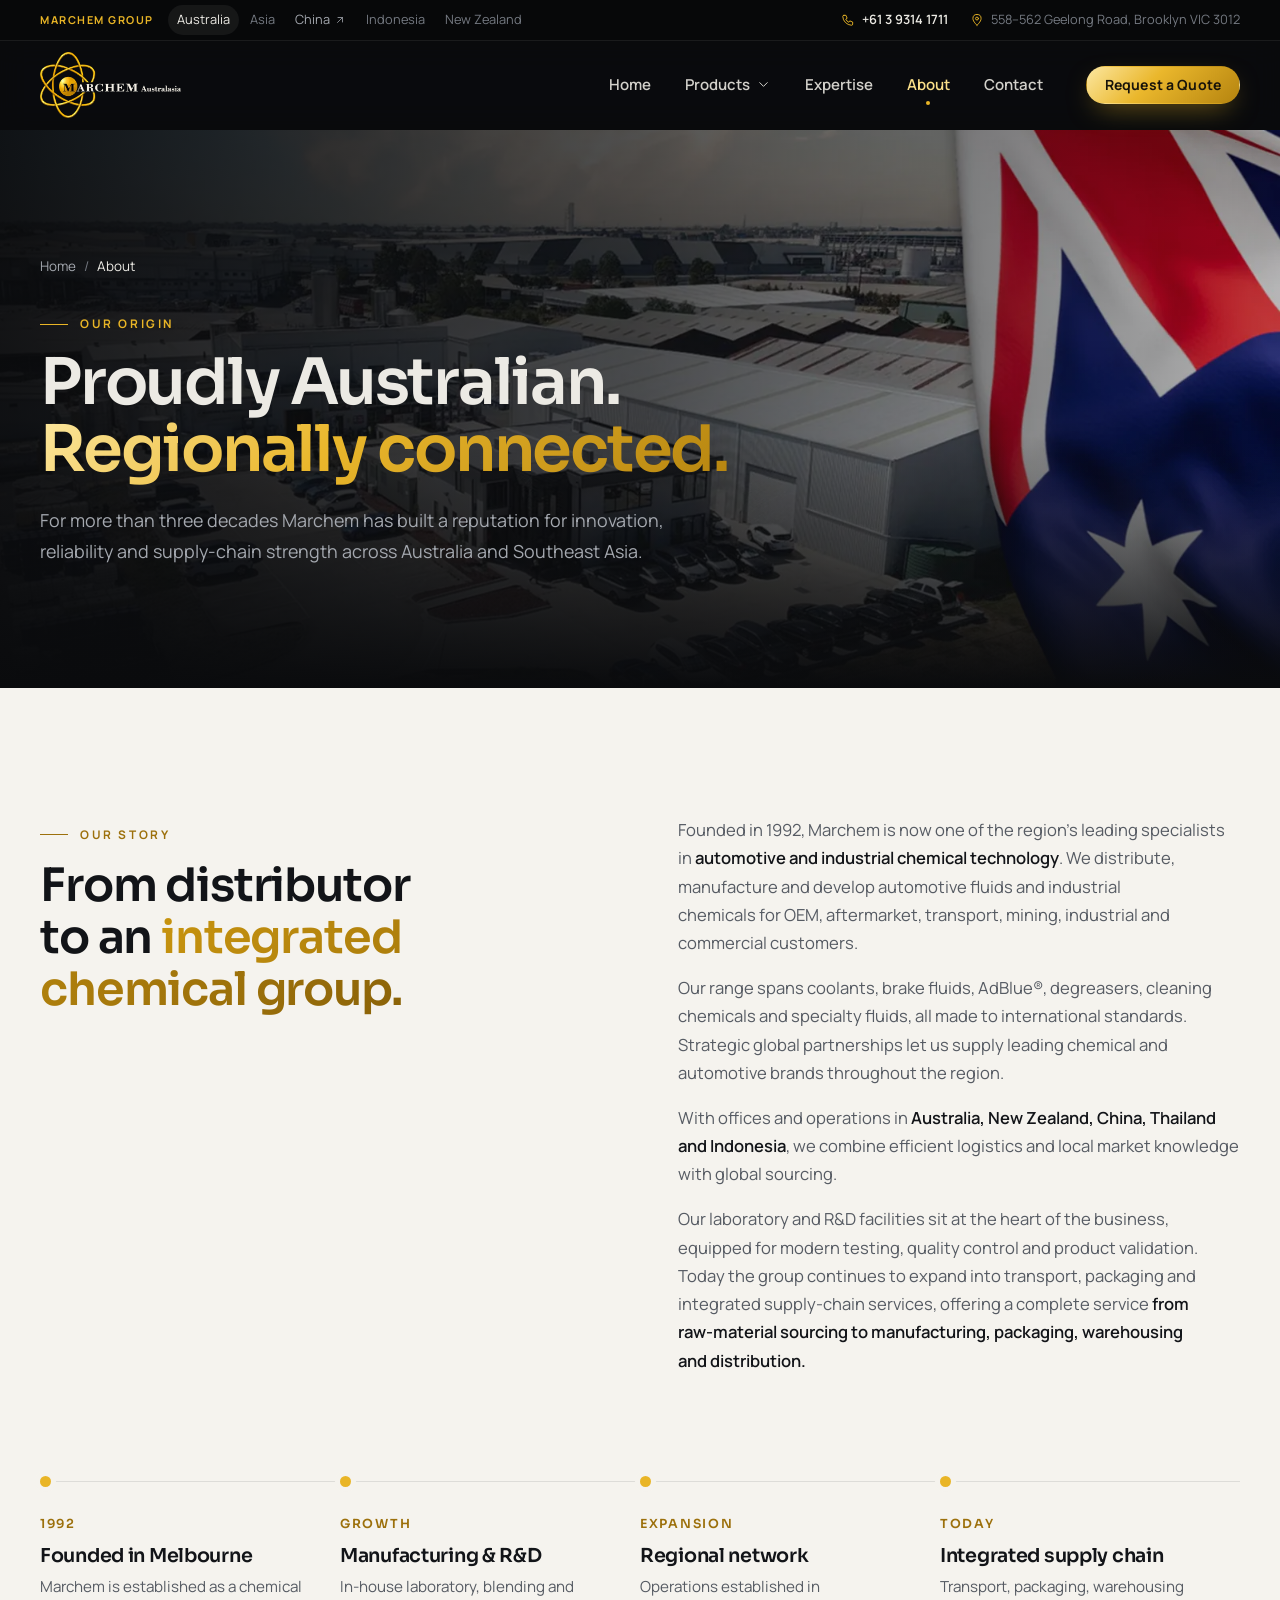
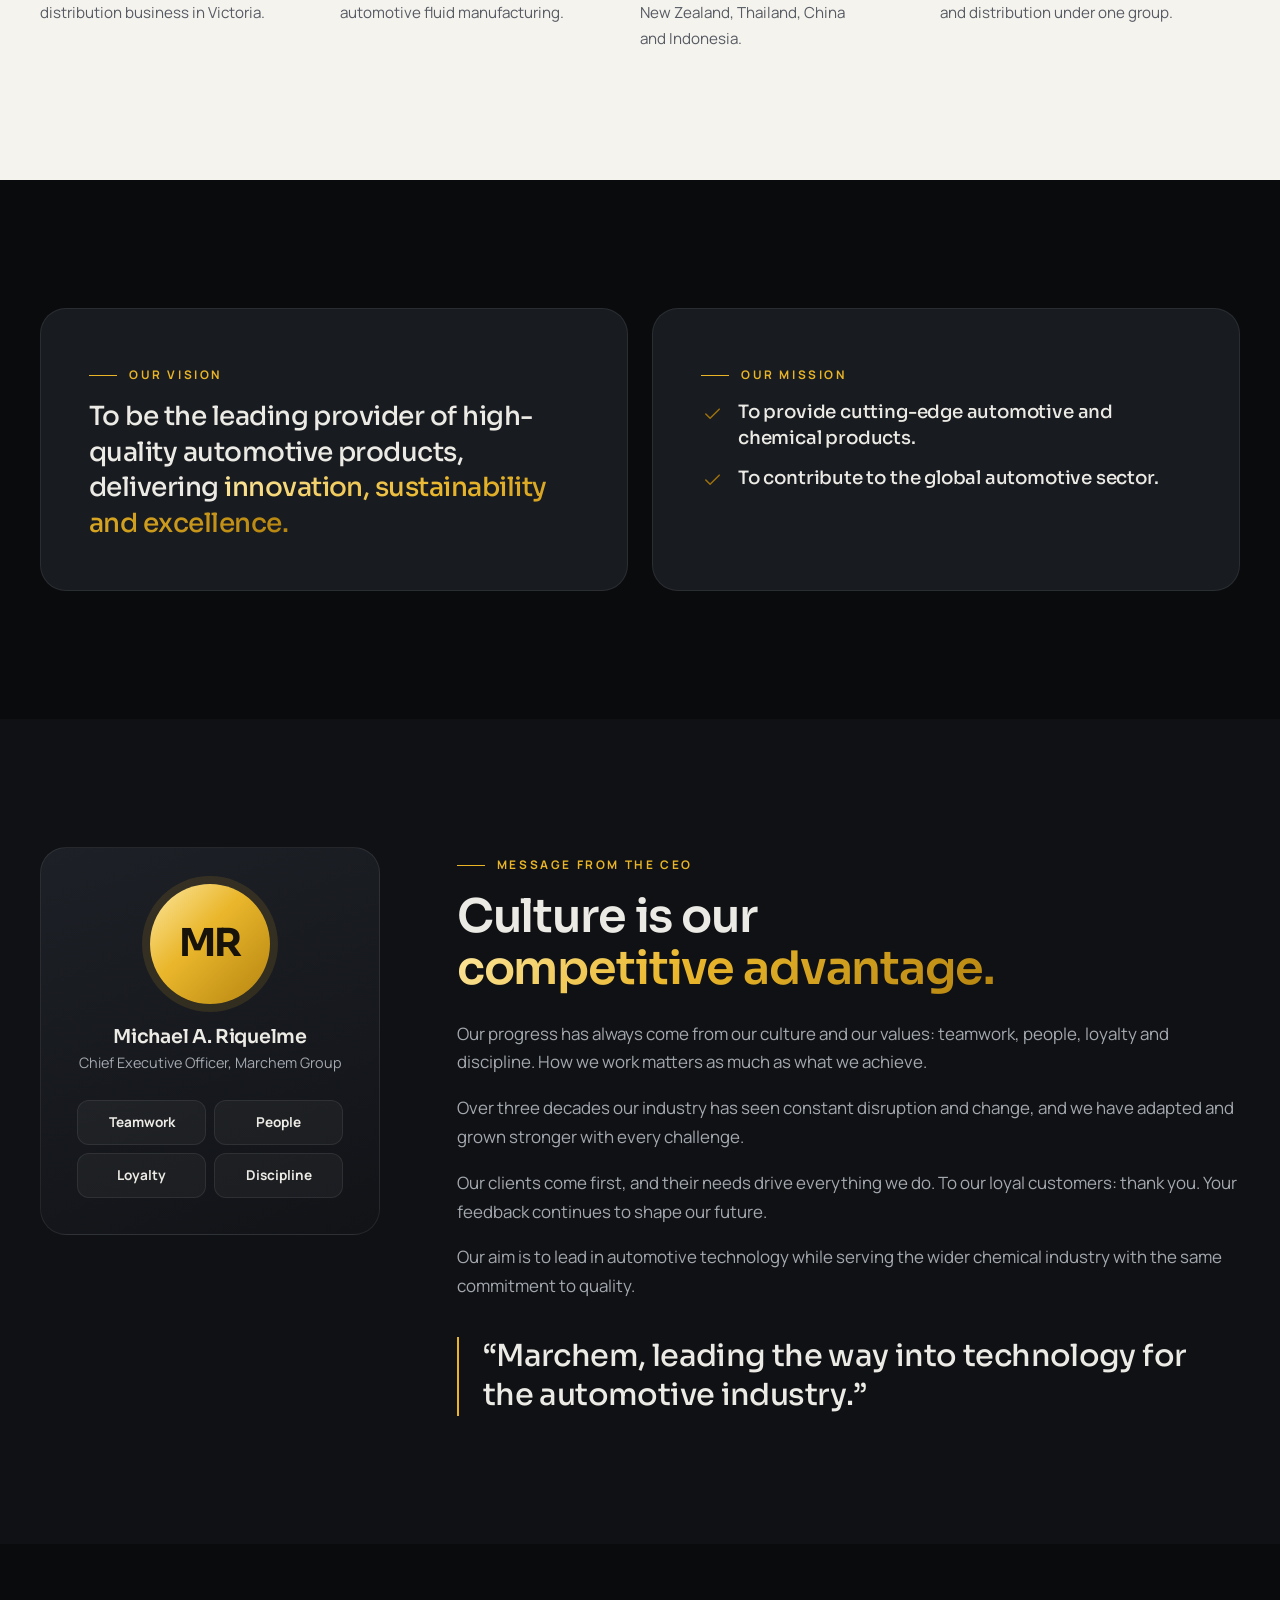
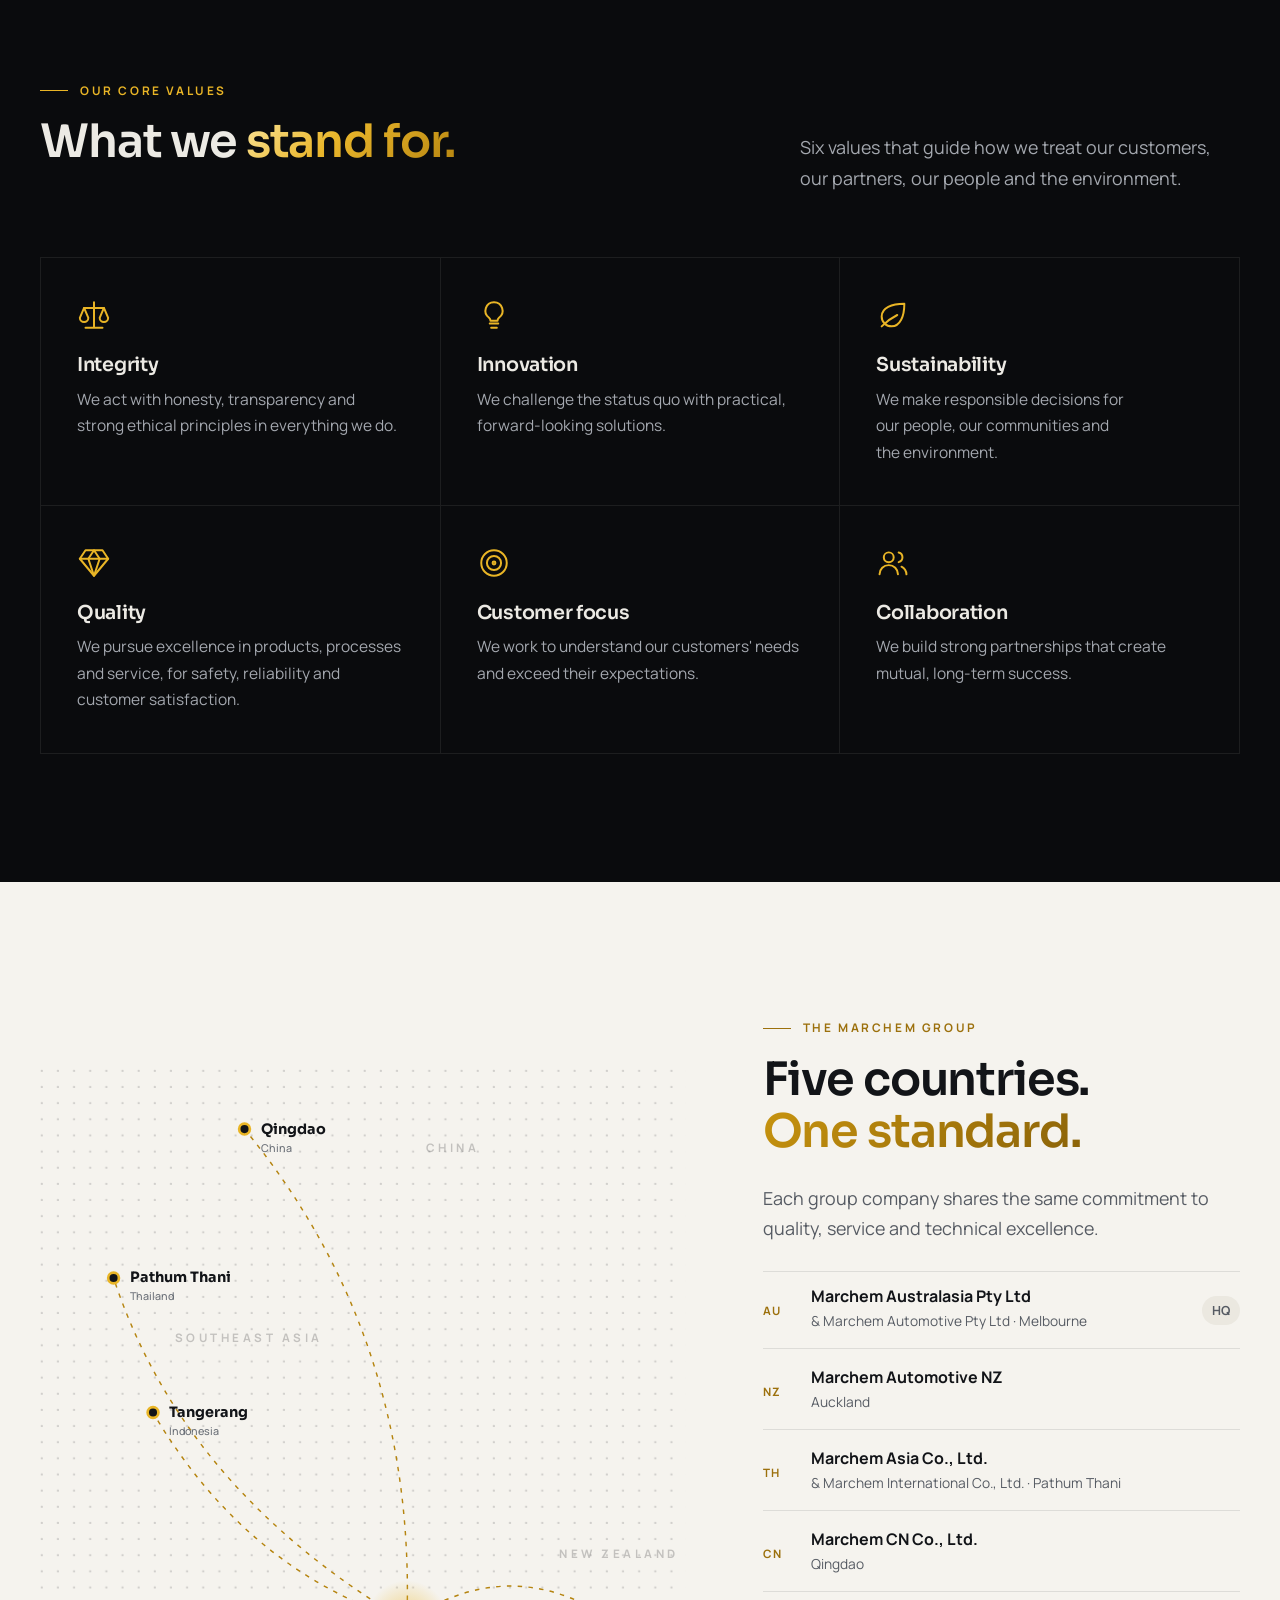
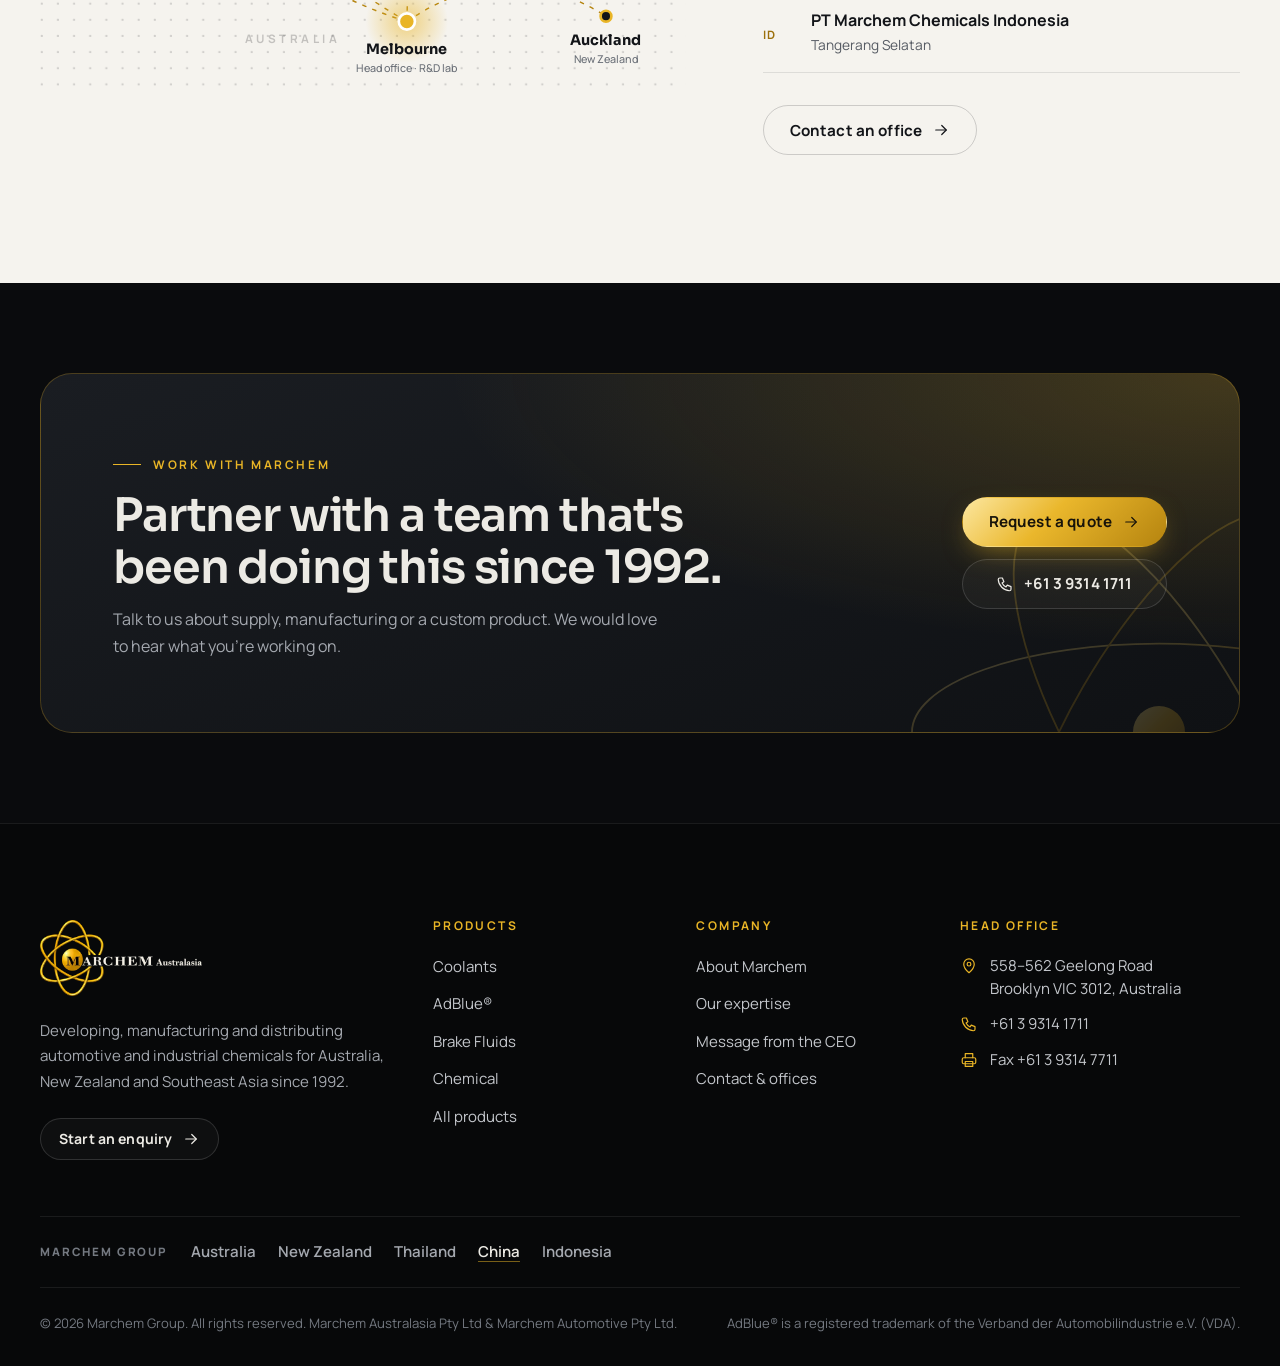
<file: about.html>
<!doctype html>
<html lang="en-AU">
<head>
<meta charset="utf-8">
<meta name="viewport" content="width=device-width, initial-scale=1">
<script>document.documentElement.classList.add('js')</script>
<title>About Marchem | Automotive & Industrial Chemical Specialists Since 1992</title>
<meta name="description" content="Founded in 1992 in Melbourne, Marchem is one of the region's leading specialists in automotive and industrial chemical technology, with operations in Australia, New Zealand, Thailand, China and Indonesia.">
<link rel="canonical" href="https://marchem.com.au/about.html">
<meta name="theme-color" content="#0a0b0d">
<meta property="og:type" content="website">
<meta property="og:site_name" content="Marchem Australasia">
<meta property="og:locale" content="en_AU">
<meta property="og:title" content="About Marchem | Automotive & Industrial Chemical Specialists Since 1992">
<meta property="og:description" content="Founded in 1992 in Melbourne, Marchem is one of the region's leading specialists in automotive and industrial chemical technology, with operations in Australia, New Zealand, Thailand, China and Indonesia.">
<meta property="og:url" content="https://marchem.com.au/about.html">
<meta property="og:image" content="https://marchem.com.au/assets/img/facility-aerial.jpg">
<meta name="twitter:card" content="summary_large_image">
<link rel="icon" type="image/png" sizes="32x32" href="assets/img/favicon-32.png">
<link rel="icon" type="image/png" sizes="64x64" href="assets/img/favicon.png">
<link rel="apple-touch-icon" href="assets/img/apple-touch-icon.png">
<link rel="preconnect" href="https://fonts.googleapis.com">
<link rel="preconnect" href="https://fonts.gstatic.com" crossorigin>
<link rel="stylesheet" href="https://fonts.googleapis.com/css2?family=Manrope:wght@400;500;600;700&family=Sora:wght@500;600;700&display=swap">
<link rel="stylesheet" href="assets/css/style.css">
<link rel="preload" as="image" type="image/webp" href="assets/img/facility-aerial-1600.webp" fetchpriority="high">
</head>
<body class="">
<a class="skip" href="#main">Skip to content</a>
<div class="topbar">
  <div class="container topbar__inner">
    <nav class="topbar__group" aria-label="Marchem Group websites">
      <span class="topbar__label">Marchem Group</span>
      <ul class="topbar__regions">
        <li><span class="is-current" aria-current="true">Australia</span></li>
        <li><span>Asia</span></li>
        <li><a href="https://www.marchem.com.cn/" target="_blank" rel="noopener">China <svg class="ico" viewBox="0 0 24 24" fill="none" stroke="currentColor" stroke-width="1.6" stroke-linecap="round" stroke-linejoin="round" aria-hidden="true"><path d="M7 17 17 7"/><path d="M8 7h9v9"/></svg></a></li>
        <li><span>Indonesia</span></li>
        <li><span>New Zealand</span></li>
      </ul>
    </nav>
    <div class="topbar__contact">
      <a href="tel:+61393141711"><svg class="ico" viewBox="0 0 24 24" fill="none" stroke="currentColor" stroke-width="1.6" stroke-linecap="round" stroke-linejoin="round" aria-hidden="true"><path d="M5 4h3.5l2 5-2.4 1.6a11 11 0 0 0 5.3 5.3L15 13.5l5 2V19a2 2 0 0 1-2 2A16 16 0 0 1 3 6a2 2 0 0 1 2-2z"/></svg> +61 3 9314 1711</a>
      <span class="topbar__addr"><svg class="ico" viewBox="0 0 24 24" fill="none" stroke="currentColor" stroke-width="1.6" stroke-linecap="round" stroke-linejoin="round" aria-hidden="true"><path d="M12 21s-7-6.1-7-11.5a7 7 0 0 1 14 0C19 14.9 12 21 12 21z"/><circle cx="12" cy="9.5" r="2.5"/></svg> 558–562 Geelong Road, Brooklyn VIC 3012</span>
    </div>
  </div>
</div>

<header class="header" data-header>
  <div class="container header__inner">
    <a class="brand" href="index.html" aria-label="Marchem Australasia, home">
      <img src="assets/img/logo-light.webp" width="520" height="244" alt="Marchem Australasia">
    </a>

    <nav class="nav" aria-label="Main">
      <ul class="nav__list">
        <li><a class="nav__link" data-nav="home" href="index.html">Home</a></li>
        <li class="has-menu">
          <a class="nav__link" data-nav="products" href="products.html" aria-haspopup="true">Products <svg class="ico" viewBox="0 0 24 24" fill="none" stroke="currentColor" stroke-width="1.6" stroke-linecap="round" stroke-linejoin="round" aria-hidden="true"><path d="m6 9 6 6 6-6"/></svg></a>
          <div class="menu">
            <a class="menu__item" data-nav="coolants" href="coolants.html">
              <span class="menu__dot" style="--c:var(--c-coolant)"></span>
              <span><strong>Coolants</strong><small>ICE, hybrid, EV, fuel-cell &amp; industrial</small></span>
            </a>
            <a class="menu__item" data-nav="adblue" href="adblue.html">
              <span class="menu__dot" style="--c:var(--c-adblue)"></span>
              <span><strong>AdBlue®</strong><small>ISO 22241 supply &amp; performance additive</small></span>
            </a>
            <a class="menu__item" data-nav="brake" href="brake-fluids.html">
              <span class="menu__dot" style="--c:var(--c-brake)"></span>
              <span><strong>Brake Fluids</strong><small>DOT 3, 4, 5.1, racing, EV &amp; private label</small></span>
            </a>
            <a class="menu__item" data-nav="chemical" href="chemical.html">
              <span class="menu__dot" style="--c:var(--c-chem)"></span>
              <span><strong>Chemical</strong><small>Distribution, warehousing &amp; toll blending</small></span>
            </a>
            <a class="menu__all" href="products.html">View all products <svg class="ico" viewBox="0 0 24 24" fill="none" stroke="currentColor" stroke-width="1.6" stroke-linecap="round" stroke-linejoin="round" aria-hidden="true"><path d="M5 12h14"/><path d="m13 6 6 6-6 6"/></svg></a>
          </div>
        </li>
        <li><a class="nav__link" data-nav="expertise" href="expertise.html">Expertise</a></li>
        <li><a class="nav__link is-active" data-nav="about" aria-current="page" href="about.html">About</a></li>
        <li><a class="nav__link" data-nav="contact" href="contact.html">Contact</a></li>
      </ul>
    </nav>

    <a class="btn btn--gold btn--sm header__cta" href="contact.html#enquiry">Request a Quote</a>

    <button class="burger" type="button" aria-label="Open menu" aria-expanded="false" aria-controls="mobile-nav" data-burger>
      <span></span><span></span>
    </button>
  </div>
</header>

<div class="mnav" id="mobile-nav" data-mnav hidden>
  <nav class="mnav__inner" aria-label="Mobile">
    <a class="mnav__link" data-nav="home" href="index.html">Home</a>
    <a class="mnav__link" data-nav="products" href="products.html">Products</a>
    <div class="mnav__sub">
      <a class="mnav__sublink" data-nav="coolants" href="coolants.html"><span class="menu__dot" style="--c:var(--c-coolant)"></span>Coolants</a>
      <a class="mnav__sublink" data-nav="adblue" href="adblue.html"><span class="menu__dot" style="--c:var(--c-adblue)"></span>AdBlue®</a>
      <a class="mnav__sublink" data-nav="brake" href="brake-fluids.html"><span class="menu__dot" style="--c:var(--c-brake)"></span>Brake Fluids</a>
      <a class="mnav__sublink" data-nav="chemical" href="chemical.html"><span class="menu__dot" style="--c:var(--c-chem)"></span>Chemical</a>
    </div>
    <a class="mnav__link" data-nav="expertise" href="expertise.html">Expertise</a>
    <a class="mnav__link is-active" data-nav="about" aria-current="page" href="about.html">About</a>
    <a class="mnav__link" data-nav="contact" href="contact.html">Contact</a>
    <div class="mnav__foot">
      <a class="btn btn--gold" href="contact.html#enquiry">Request a Quote <svg class="ico" viewBox="0 0 24 24" fill="none" stroke="currentColor" stroke-width="1.6" stroke-linecap="round" stroke-linejoin="round" aria-hidden="true"><path d="M5 12h14"/><path d="m13 6 6 6-6 6"/></svg></a>
      <a class="mnav__phone" href="tel:+61393141711"><svg class="ico" viewBox="0 0 24 24" fill="none" stroke="currentColor" stroke-width="1.6" stroke-linecap="round" stroke-linejoin="round" aria-hidden="true"><path d="M5 4h3.5l2 5-2.4 1.6a11 11 0 0 0 5.3 5.3L15 13.5l5 2V19a2 2 0 0 1-2 2A16 16 0 0 1 3 6a2 2 0 0 1 2-2z"/></svg> +61 3 9314 1711</a>
    </div>
  </nav>
</div>

<main id="main">
<section class="phero phero--image">
  <div class="phero__media">
    <picture>
      <source type="image/webp" srcset="assets/img/facility-aerial-900.webp 900w, assets/img/facility-aerial-1600.webp 1600w" sizes="100vw">
      <img src="assets/img/facility-aerial.jpg" width="1613" height="1207" alt="Aerial view of Marchem Australasia's Brooklyn, Victoria site with the Australian flag" fetchpriority="high" style="object-position:70% 40%">
    </picture>
  </div>
  <div class="phero__veil"></div>
  <div class="container">
    <div class="phero__text hero__in">
      <ol class="crumbs"><li><a href="index.html">Home</a></li><li aria-current="page">About</li></ol>
      <span class="eyebrow">Our origin</span>
      <h1>Proudly Australian. <span class="gold-text">Regionally connected.</span></h1>
      <p class="lead">For more than three decades Marchem has built a reputation for innovation, reliability and supply-chain strength across Australia and Southeast Asia.</p>
    </div>
  </div>
</section>

<section class="section section--light">
  <div class="container split" style="align-items:start">
    <div class="reveal">
      <span class="eyebrow">Our story</span>
      <h2>From distributor to an <span class="gold-text">integrated chemical group.</span></h2>
    </div>
    <div class="prose reveal" style="--d:100ms">
      <p>Founded in 1992, Marchem is now one of the region's leading specialists in <strong>automotive and industrial chemical technology</strong>. We distribute, manufacture and develop automotive fluids and industrial chemicals for OEM, aftermarket, transport, mining, industrial and commercial customers.</p>
      <p>Our range spans coolants, brake fluids, AdBlue®, degreasers, cleaning chemicals and specialty fluids, all made to international standards. Strategic global partnerships let us supply leading chemical and automotive brands throughout the region.</p>
      <p>With offices and operations in <strong>Australia, New Zealand, China, Thailand and Indonesia</strong>, we combine efficient logistics and local market knowledge with global sourcing.</p>
      <p>Our laboratory and R&amp;D facilities sit at the heart of the business, equipped for modern testing, quality control and product validation. Today the group continues to expand into transport, packaging and integrated supply-chain services, offering a complete service <strong>from raw-material sourcing to manufacturing, packaging, warehousing and distribution.</strong></p>
    </div>
  </div>

  <div class="container" style="margin-top:clamp(56px,7vw,96px)">
    <ol class="timeline">
      <li class="reveal"><b>1992</b><h3>Founded in Melbourne</h3><p>Marchem is established as a chemical distribution business in Victoria.</p></li>
      <li class="reveal" style="--d:80ms"><b>Growth</b><h3>Manufacturing &amp; R&amp;D</h3><p>In-house laboratory, blending and automotive fluid manufacturing.</p></li>
      <li class="reveal" style="--d:160ms"><b>Expansion</b><h3>Regional network</h3><p>Operations established in New Zealand, Thailand, China and Indonesia.</p></li>
      <li class="reveal" style="--d:240ms"><b>Today</b><h3>Integrated supply chain</h3><p>Transport, packaging, warehousing and distribution under one group.</p></li>
    </ol>
  </div>
</section>

<section class="section">
  <div class="container">
    <div class="vm">
      <div class="vm__card reveal" style="background:var(--surface);border-color:var(--line)">
        <span class="eyebrow">Our vision</span>
        <p class="vm__big" style="color:var(--text)">To be the leading provider of high-quality automotive products, delivering <span class="gold-text">innovation, sustainability and excellence.</span></p>
      </div>
      <div class="vm__card reveal" style="--d:100ms;background:var(--surface);border-color:var(--line)">
        <span class="eyebrow">Our mission</span>
        <ul>
          <li style="color:var(--text)"><svg class="ico" viewBox="0 0 24 24" fill="none" stroke="currentColor" stroke-width="1.6" stroke-linecap="round" stroke-linejoin="round" aria-hidden="true"><path d="m5 12.5 4.5 4.5L19 7.5"/></svg> To provide cutting-edge automotive and chemical products.</li>
          <li style="color:var(--text)"><svg class="ico" viewBox="0 0 24 24" fill="none" stroke="currentColor" stroke-width="1.6" stroke-linecap="round" stroke-linejoin="round" aria-hidden="true"><path d="m5 12.5 4.5 4.5L19 7.5"/></svg> To contribute to the global automotive sector.</li>
        </ul>
      </div>
    </div>
  </div>
</section>

<section class="section section--alt" id="ceo">
  <div class="container ceo">
    <aside class="ceo__card reveal">
      <div class="ceo__mono" aria-hidden="true">MR</div>
      <h3>Michael A. Riquelme</h3>
      <p>Chief Executive Officer, Marchem Group</p>
      <div class="ceo__pillars"><span>Teamwork</span><span>People</span><span>Loyalty</span><span>Discipline</span></div>
    </aside>
    <div class="ceo__body reveal" style="--d:100ms">
      <span class="eyebrow">Message from the CEO</span>
      <h2>Culture is our <span class="gold-text">competitive advantage.</span></h2>
      <p>Our progress has always come from our culture and our values: teamwork, people, loyalty and discipline. How we work matters as much as what we achieve.</p>
      <p>Over three decades our industry has seen constant disruption and change, and we have adapted and grown stronger with every challenge.</p>
      <p>Our clients come first, and their needs drive everything we do. To our loyal customers: thank you. Your feedback continues to shape our future.</p>
      <p>Our aim is to lead in automotive technology while serving the wider chemical industry with the same commitment to quality.</p>
      <p class="ceo__pull">“Marchem, leading the way into technology for the automotive industry.”</p>
    </div>
  </div>
</section>

<section class="section">
  <div class="container">
    <div class="shead shead--split">
      <div class="reveal">
        <span class="eyebrow">Our core values</span>
        <h2>What we <span class="gold-text">stand for.</span></h2>
      </div>
      <p class="lead reveal" style="--d:100ms">Six values that guide how we treat our customers, our partners, our people and the environment.</p>
    </div>
    <div class="values">
  <article class="value reveal">
    <div class="value__icon"><svg class="ico" viewBox="0 0 24 24" fill="none" stroke="currentColor" stroke-width="1.6" stroke-linecap="round" stroke-linejoin="round" aria-hidden="true"><path d="M12 3v18M6 21h12M5 7h14"/><path d="m5 7-3 7a3 3 0 0 0 6 0z"/><path d="m19 7-3 7a3 3 0 0 0 6 0z"/></svg></div>
    <h3>Integrity</h3>
    <p>We act with honesty, transparency and strong ethical principles in everything we do.</p>
  </article>
  <article class="value reveal" style="--d:60ms">
    <div class="value__icon"><svg class="ico" viewBox="0 0 24 24" fill="none" stroke="currentColor" stroke-width="1.6" stroke-linecap="round" stroke-linejoin="round" aria-hidden="true"><path d="M9 18h6M10 21h4"/><path d="M12 3a6 6 0 0 0-3.5 10.9c.6.5 1 1.2 1 2.1h5c0-.9.4-1.6 1-2.1A6 6 0 0 0 12 3z"/></svg></div>
    <h3>Innovation</h3>
    <p>We challenge the status quo with practical, forward-looking solutions.</p>
  </article>
  <article class="value reveal" style="--d:120ms">
    <div class="value__icon"><svg class="ico" viewBox="0 0 24 24" fill="none" stroke="currentColor" stroke-width="1.6" stroke-linecap="round" stroke-linejoin="round" aria-hidden="true"><path d="M11 20A7 7 0 0 1 4 13c0-6 7-9 16-9 0 9-3 16-9 16z"/><path d="M4 20c4-4 7-6 11-8"/></svg></div>
    <h3>Sustainability</h3>
    <p>We make responsible decisions for our people, our communities and the environment.</p>
  </article>
  <article class="value reveal">
    <div class="value__icon"><svg class="ico" viewBox="0 0 24 24" fill="none" stroke="currentColor" stroke-width="1.6" stroke-linecap="round" stroke-linejoin="round" aria-hidden="true"><path d="M6 3h12l4 6-10 12L2 9z"/><path d="M2 9h20"/><path d="m12 21-4-12 4-6 4 6z"/></svg></div>
    <h3>Quality</h3>
    <p>We pursue excellence in products, processes and service, for safety, reliability and customer satisfaction.</p>
  </article>
  <article class="value reveal" style="--d:60ms">
    <div class="value__icon"><svg class="ico" viewBox="0 0 24 24" fill="none" stroke="currentColor" stroke-width="1.6" stroke-linecap="round" stroke-linejoin="round" aria-hidden="true"><circle cx="12" cy="12" r="9"/><circle cx="12" cy="12" r="5"/><circle cx="12" cy="12" r="1"/></svg></div>
    <h3>Customer focus</h3>
    <p>We work to understand our customers' needs and exceed their expectations.</p>
  </article>
  <article class="value reveal" style="--d:120ms">
    <div class="value__icon"><svg class="ico" viewBox="0 0 24 24" fill="none" stroke="currentColor" stroke-width="1.6" stroke-linecap="round" stroke-linejoin="round" aria-hidden="true"><circle cx="9" cy="8" r="3.5"/><path d="M2.5 20a6.5 6.5 0 0 1 13 0"/><path d="M16 4.6a3.5 3.5 0 0 1 0 6.8"/><path d="M18 14.6a6.5 6.5 0 0 1 3.5 5.4"/></svg></div>
    <h3>Collaboration</h3>
    <p>We build strong partnerships that create mutual, long-term success.</p>
  </article>
</div>

  </div>
</section>

<section class="section section--light">
  <div class="container split split--wide-left">
    <div class="reveal">
      <figure class="netmap">
  <svg viewBox="0 0 720 700" role="img" aria-labelledby="netmap-title">
    <title id="netmap-title">Marchem Group network: Melbourne headquarters connected to Auckland, Pathum Thani, Qingdao and Tangerang</title>
    <defs>
      <pattern id="netmap-dots" width="18" height="18" patternUnits="userSpaceOnUse">
        <circle cx="2" cy="2" r="1.3" class="netmap__dot"/>
      </pattern>
      <radialGradient id="netmap-glow">
        <stop offset="0" stop-color="#e9b526" stop-opacity=".55"/><stop offset="1" stop-color="#e9b526" stop-opacity="0"/>
      </radialGradient>
    </defs>
    <rect width="720" height="700" fill="url(#netmap-dots)"/>
    <g class="netmap__region">
      <text x="335" y="640" text-anchor="end">AUSTRALIA</text>
      <text x="150" y="304">SOUTHEAST ASIA</text>
      <text x="430" y="92">CHINA</text>
      <text x="712" y="545" text-anchor="end">NEW ZEALAND</text>
    </g>
    <g class="netmap__arcs" fill="none">
      <path d="M409 616Q520 540 631 610"/>
      <path d="M409 616Q230 560 126 383"/>
      <path d="M409 616Q160 470 82 233"/>
      <path d="M409 616Q420 300 228 67"/>
    </g>
    <g class="netmap__pins">
      <circle cx="409" cy="616" r="46" fill="url(#netmap-glow)" class="netmap__pulse"/>
      <circle cx="409" cy="616" r="9" class="netmap__hub"/>
      <circle cx="631" cy="610" r="6" class="netmap__pin"/>
      <circle cx="126" cy="383" r="6" class="netmap__pin"/>
      <circle cx="82" cy="233" r="6" class="netmap__pin"/>
      <circle cx="228" cy="67" r="6" class="netmap__pin"/>
    </g>
    <g class="netmap__labels">
      <text x="409" y="652" text-anchor="middle"><tspan class="netmap__city">Melbourne</tspan><tspan x="409" dy="20" class="netmap__sub">Head office · R&amp;D lab</tspan></text>
      <text x="631" y="642" text-anchor="middle"><tspan class="netmap__city">Auckland</tspan><tspan x="631" dy="20" class="netmap__sub">New Zealand</tspan></text>
      <text x="144" y="388"><tspan class="netmap__city">Tangerang</tspan><tspan x="144" dy="20" class="netmap__sub">Indonesia</tspan></text>
      <text x="100" y="238"><tspan class="netmap__city">Pathum Thani</tspan><tspan x="100" dy="20" class="netmap__sub">Thailand</tspan></text>
      <text x="246" y="72"><tspan class="netmap__city">Qingdao</tspan><tspan x="246" dy="20" class="netmap__sub">China</tspan></text>
    </g>
  </svg>
</figure>

    </div>
    <div class="reveal" style="--d:120ms">
      <span class="eyebrow">The Marchem Group</span>
      <h2>Five countries. <span class="gold-text">One standard.</span></h2>
      <p class="lead">Each group company shares the same commitment to quality, service and technical excellence.</p>
      <ul class="offices-mini">
        <li><b>AU</b><div><strong>Marchem Australasia Pty Ltd</strong><span>&amp; Marchem Automotive Pty Ltd · Melbourne</span></div><em>HQ</em></li>
        <li><b>NZ</b><div><strong>Marchem Automotive NZ</strong><span>Auckland</span></div></li>
        <li><b>TH</b><div><strong>Marchem Asia Co., Ltd.</strong><span>&amp; Marchem International Co., Ltd. · Pathum Thani</span></div></li>
        <li><b>CN</b><div><strong>Marchem CN Co., Ltd.</strong><span>Qingdao</span></div></li>
        <li><b>ID</b><div><strong>PT Marchem Chemicals Indonesia</strong><span>Tangerang Selatan</span></div></li>
      </ul>
      <a class="btn btn--ghost" href="contact.html#offices">Contact an office <svg class="ico" viewBox="0 0 24 24" fill="none" stroke="currentColor" stroke-width="1.6" stroke-linecap="round" stroke-linejoin="round" aria-hidden="true"><path d="M5 12h14"/><path d="m13 6 6 6-6 6"/></svg></a>
    </div>
  </div>
</section>

<section class="section section--tight">
  <div class="container">
    <div class="cta reveal">
      <svg class="orbits cta__orb" viewBox="0 0 400 400" aria-hidden="true" focusable="false">
  <defs>
    <linearGradient id="cta-orb" x1="0" y1="0" x2="1" y2="1">
      <stop offset="0" stop-color="#fce7a0"/><stop offset=".45" stop-color="#e9b526"/><stop offset="1" stop-color="#a87a10"/>
    </linearGradient>
  </defs>
  <g class="orbits__spin" fill="none" stroke="url(#cta-orb)" stroke-width="1.4">
    <ellipse cx="200" cy="200" rx="190" ry="68"/>
    <ellipse cx="200" cy="200" rx="190" ry="68" transform="rotate(60 200 200)"/>
    <ellipse cx="200" cy="200" rx="190" ry="68" transform="rotate(120 200 200)"/>
  </g>
  <circle cx="200" cy="200" r="20" fill="url(#cta-orb)"/>
</svg>

      <div class="cta__text">
        <span class="eyebrow">Work with Marchem</span>
        <h2>Partner with a team that's been doing this since 1992.</h2>
        <p>Talk to us about supply, manufacturing or a custom product. We would love to hear what you're working on.</p>
      </div>
      <div class="cta__actions">
        <a class="btn btn--gold" href="contact.html#enquiry">Request a quote <svg class="ico" viewBox="0 0 24 24" fill="none" stroke="currentColor" stroke-width="1.6" stroke-linecap="round" stroke-linejoin="round" aria-hidden="true"><path d="M5 12h14"/><path d="m13 6 6 6-6 6"/></svg></a>
        <a class="btn btn--ghost" href="tel:+61393141711"><svg class="ico" viewBox="0 0 24 24" fill="none" stroke="currentColor" stroke-width="1.6" stroke-linecap="round" stroke-linejoin="round" aria-hidden="true"><path d="M5 4h3.5l2 5-2.4 1.6a11 11 0 0 0 5.3 5.3L15 13.5l5 2V19a2 2 0 0 1-2 2A16 16 0 0 1 3 6a2 2 0 0 1 2-2z"/></svg> +61 3 9314 1711</a>
      </div>
    </div>
  </div>
</section>


</main>
<footer class="footer">
  <div class="container">
    <div class="footer__grid">
      <div class="footer__brand">
        <a href="index.html" aria-label="Marchem Australasia, home"><img src="assets/img/logo-light.webp" width="520" height="244" alt="Marchem Australasia" loading="lazy"></a>
        <p>Developing, manufacturing and distributing automotive and industrial chemicals for Australia, New Zealand and Southeast Asia since 1992.</p>
        <a class="btn btn--ghost btn--sm" href="contact.html#enquiry">Start an enquiry <svg class="ico" viewBox="0 0 24 24" fill="none" stroke="currentColor" stroke-width="1.6" stroke-linecap="round" stroke-linejoin="round" aria-hidden="true"><path d="M5 12h14"/><path d="m13 6 6 6-6 6"/></svg></a>
      </div>

      <div class="footer__col">
        <h3>Products</h3>
        <ul>
          <li><a href="coolants.html">Coolants</a></li>
          <li><a href="adblue.html">AdBlue®</a></li>
          <li><a href="brake-fluids.html">Brake Fluids</a></li>
          <li><a href="chemical.html">Chemical</a></li>
          <li><a href="products.html">All products</a></li>
        </ul>
      </div>

      <div class="footer__col">
        <h3>Company</h3>
        <ul>
          <li><a href="about.html">About Marchem</a></li>
          <li><a href="expertise.html">Our expertise</a></li>
          <li><a href="about.html#ceo">Message from the CEO</a></li>
          <li><a href="contact.html">Contact &amp; offices</a></li>
        </ul>
      </div>

      <div class="footer__col footer__contact">
        <h3>Head office</h3>
        <ul>
          <li><svg class="ico" viewBox="0 0 24 24" fill="none" stroke="currentColor" stroke-width="1.6" stroke-linecap="round" stroke-linejoin="round" aria-hidden="true"><path d="M12 21s-7-6.1-7-11.5a7 7 0 0 1 14 0C19 14.9 12 21 12 21z"/><circle cx="12" cy="9.5" r="2.5"/></svg><span>558–562 Geelong Road<br>Brooklyn VIC 3012, Australia</span></li>
          <li><svg class="ico" viewBox="0 0 24 24" fill="none" stroke="currentColor" stroke-width="1.6" stroke-linecap="round" stroke-linejoin="round" aria-hidden="true"><path d="M5 4h3.5l2 5-2.4 1.6a11 11 0 0 0 5.3 5.3L15 13.5l5 2V19a2 2 0 0 1-2 2A16 16 0 0 1 3 6a2 2 0 0 1 2-2z"/></svg><a href="tel:+61393141711">+61 3 9314 1711</a></li>
          <li><svg class="ico" viewBox="0 0 24 24" fill="none" stroke="currentColor" stroke-width="1.6" stroke-linecap="round" stroke-linejoin="round" aria-hidden="true"><path d="M7 9V3.5h10V9"/><rect x="3" y="9" width="18" height="8" rx="2"/><path d="M7 14h10v6.5H7z"/></svg><span>Fax +61 3 9314 7711</span></li>
        </ul>
      </div>
    </div>

    <div class="footer__group">
      <span>Marchem Group</span>
      <ul>
        <li>Australia</li>
        <li>New Zealand</li>
        <li>Thailand</li>
        <li><a href="https://www.marchem.com.cn/" target="_blank" rel="noopener">China</a></li>
        <li>Indonesia</li>
      </ul>
    </div>

    <div class="footer__bottom">
      <p>© <span data-year>2026</span> Marchem Group. All rights reserved. Marchem Australasia Pty Ltd &amp; Marchem Automotive Pty Ltd.</p>
      <p class="footer__tm">AdBlue® is a registered trademark of the Verband der Automobilindustrie e.V. (VDA).</p>
    </div>
  </div>
</footer>

<script src="assets/js/main.js" defer></script>
</body>
</html>
</file>
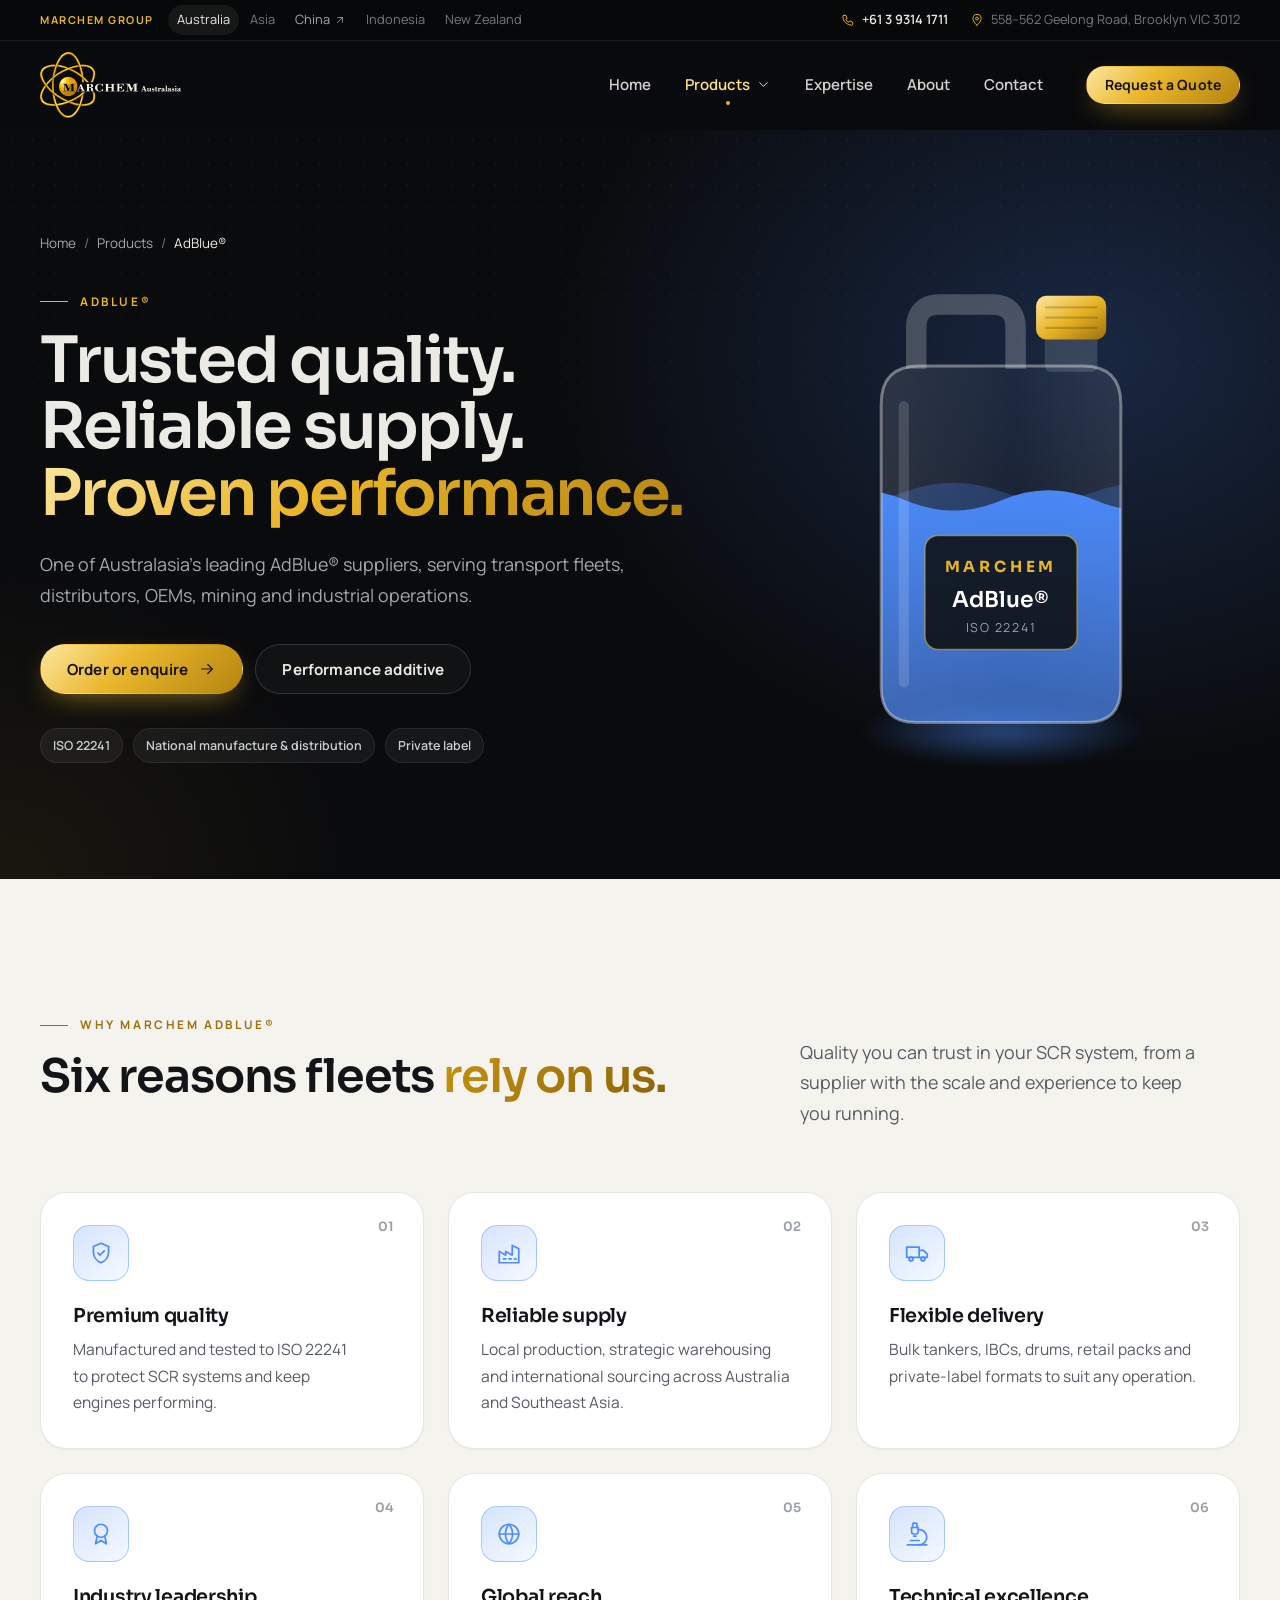
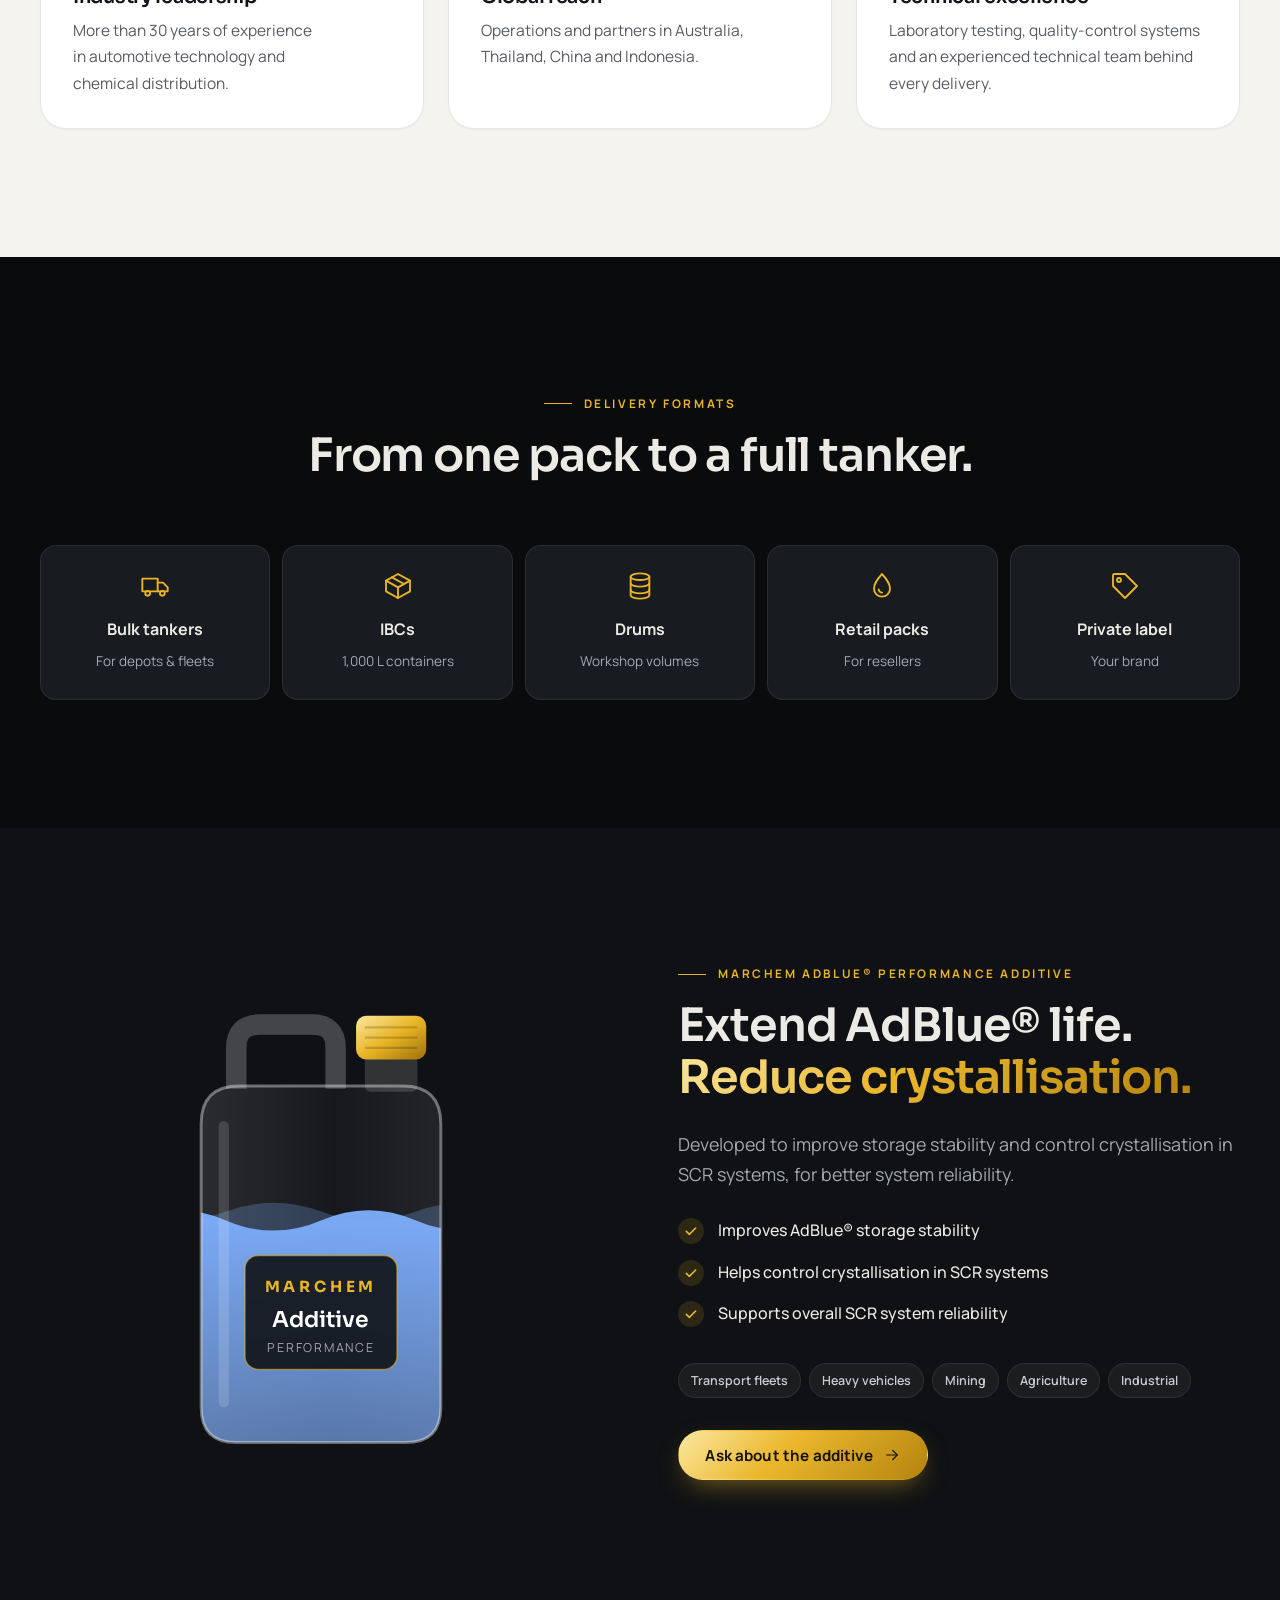
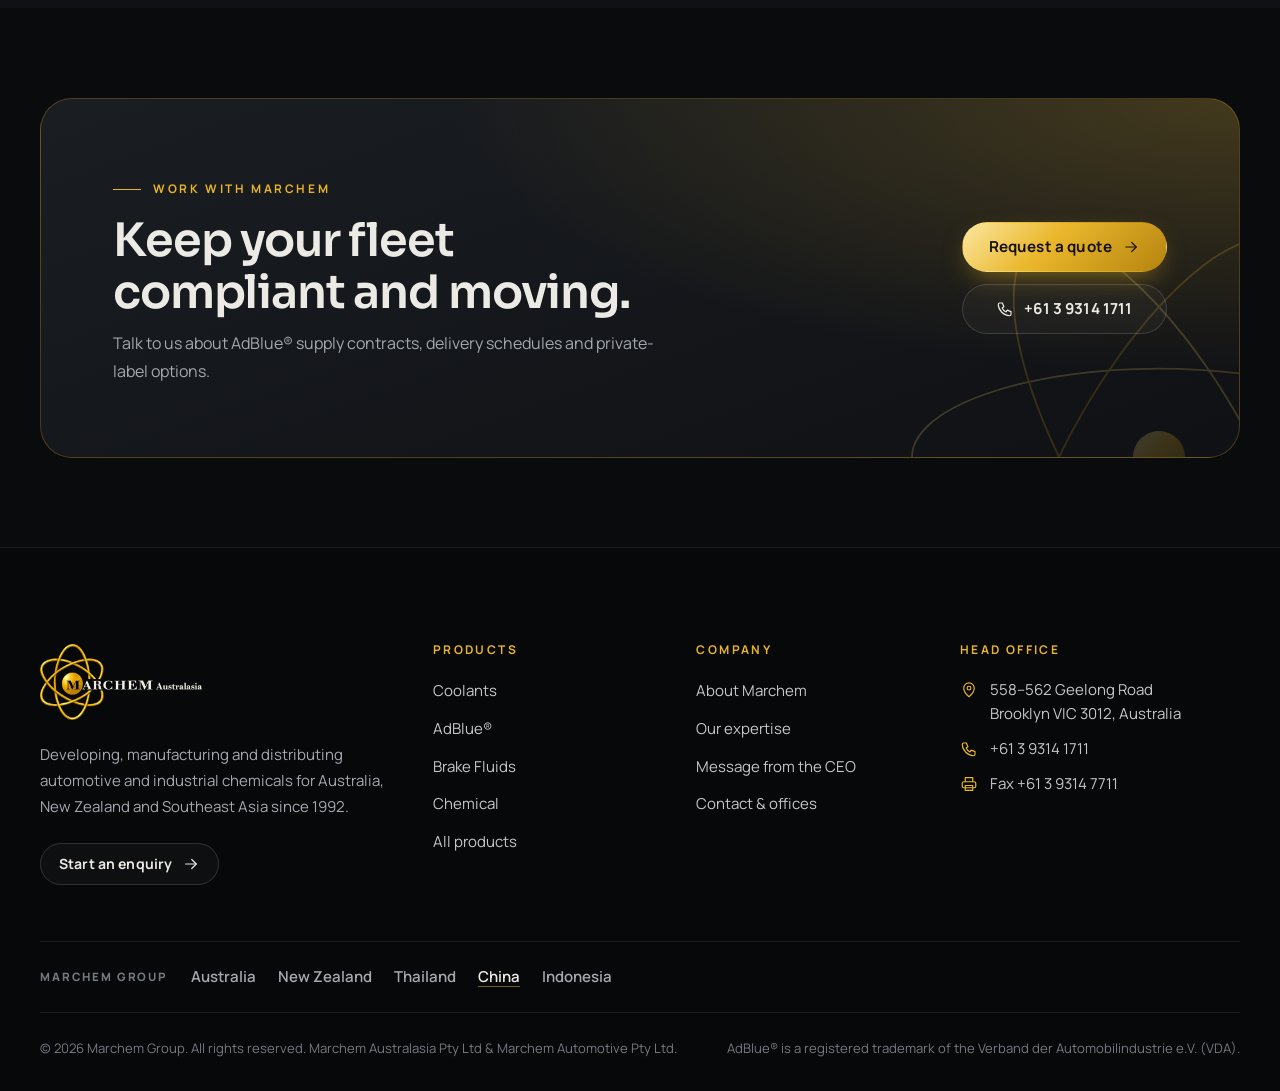
<file: adblue.html>
<!doctype html>
<html lang="en-AU">
<head>
<meta charset="utf-8">
<meta name="viewport" content="width=device-width, initial-scale=1">
<script>document.documentElement.classList.add('js')</script>
<title>AdBlue® Supply & Performance Additive | ISO 22241 | Marchem</title>
<meta name="description" content="Marchem is one of Australasia's leading AdBlue® suppliers. ISO 22241 quality, local production and flexible delivery from bulk tankers and IBCs to drums, retail packs and private label.">
<link rel="canonical" href="https://marchem.com.au/adblue.html">
<meta name="theme-color" content="#0a0b0d">
<meta property="og:type" content="website">
<meta property="og:site_name" content="Marchem Australasia">
<meta property="og:locale" content="en_AU">
<meta property="og:title" content="AdBlue® Supply & Performance Additive | ISO 22241 | Marchem">
<meta property="og:description" content="Marchem is one of Australasia's leading AdBlue® suppliers. ISO 22241 quality, local production and flexible delivery from bulk tankers and IBCs to drums, retail packs and private label.">
<meta property="og:url" content="https://marchem.com.au/adblue.html">
<meta property="og:image" content="https://marchem.com.au/assets/img/facility-aerial.jpg">
<meta name="twitter:card" content="summary_large_image">
<link rel="icon" type="image/png" sizes="32x32" href="assets/img/favicon-32.png">
<link rel="icon" type="image/png" sizes="64x64" href="assets/img/favicon.png">
<link rel="apple-touch-icon" href="assets/img/apple-touch-icon.png">
<link rel="preconnect" href="https://fonts.googleapis.com">
<link rel="preconnect" href="https://fonts.gstatic.com" crossorigin>
<link rel="stylesheet" href="https://fonts.googleapis.com/css2?family=Manrope:wght@400;500;600;700&family=Sora:wght@500;600;700&display=swap">
<link rel="stylesheet" href="assets/css/style.css">

</head>
<body class="">
<a class="skip" href="#main">Skip to content</a>
<div class="topbar">
  <div class="container topbar__inner">
    <nav class="topbar__group" aria-label="Marchem Group websites">
      <span class="topbar__label">Marchem Group</span>
      <ul class="topbar__regions">
        <li><span class="is-current" aria-current="true">Australia</span></li>
        <li><span>Asia</span></li>
        <li><a href="https://www.marchem.com.cn/" target="_blank" rel="noopener">China <svg class="ico" viewBox="0 0 24 24" fill="none" stroke="currentColor" stroke-width="1.6" stroke-linecap="round" stroke-linejoin="round" aria-hidden="true"><path d="M7 17 17 7"/><path d="M8 7h9v9"/></svg></a></li>
        <li><span>Indonesia</span></li>
        <li><span>New Zealand</span></li>
      </ul>
    </nav>
    <div class="topbar__contact">
      <a href="tel:+61393141711"><svg class="ico" viewBox="0 0 24 24" fill="none" stroke="currentColor" stroke-width="1.6" stroke-linecap="round" stroke-linejoin="round" aria-hidden="true"><path d="M5 4h3.5l2 5-2.4 1.6a11 11 0 0 0 5.3 5.3L15 13.5l5 2V19a2 2 0 0 1-2 2A16 16 0 0 1 3 6a2 2 0 0 1 2-2z"/></svg> +61 3 9314 1711</a>
      <span class="topbar__addr"><svg class="ico" viewBox="0 0 24 24" fill="none" stroke="currentColor" stroke-width="1.6" stroke-linecap="round" stroke-linejoin="round" aria-hidden="true"><path d="M12 21s-7-6.1-7-11.5a7 7 0 0 1 14 0C19 14.9 12 21 12 21z"/><circle cx="12" cy="9.5" r="2.5"/></svg> 558–562 Geelong Road, Brooklyn VIC 3012</span>
    </div>
  </div>
</div>

<header class="header" data-header>
  <div class="container header__inner">
    <a class="brand" href="index.html" aria-label="Marchem Australasia, home">
      <img src="assets/img/logo-light.webp" width="520" height="244" alt="Marchem Australasia">
    </a>

    <nav class="nav" aria-label="Main">
      <ul class="nav__list">
        <li><a class="nav__link" data-nav="home" href="index.html">Home</a></li>
        <li class="has-menu">
          <a class="nav__link is-active" data-nav="products" href="products.html" aria-haspopup="true">Products <svg class="ico" viewBox="0 0 24 24" fill="none" stroke="currentColor" stroke-width="1.6" stroke-linecap="round" stroke-linejoin="round" aria-hidden="true"><path d="m6 9 6 6 6-6"/></svg></a>
          <div class="menu">
            <a class="menu__item" data-nav="coolants" href="coolants.html">
              <span class="menu__dot" style="--c:var(--c-coolant)"></span>
              <span><strong>Coolants</strong><small>ICE, hybrid, EV, fuel-cell &amp; industrial</small></span>
            </a>
            <a class="menu__item is-active" data-nav="adblue" aria-current="page" href="adblue.html">
              <span class="menu__dot" style="--c:var(--c-adblue)"></span>
              <span><strong>AdBlue®</strong><small>ISO 22241 supply &amp; performance additive</small></span>
            </a>
            <a class="menu__item" data-nav="brake" href="brake-fluids.html">
              <span class="menu__dot" style="--c:var(--c-brake)"></span>
              <span><strong>Brake Fluids</strong><small>DOT 3, 4, 5.1, racing, EV &amp; private label</small></span>
            </a>
            <a class="menu__item" data-nav="chemical" href="chemical.html">
              <span class="menu__dot" style="--c:var(--c-chem)"></span>
              <span><strong>Chemical</strong><small>Distribution, warehousing &amp; toll blending</small></span>
            </a>
            <a class="menu__all" href="products.html">View all products <svg class="ico" viewBox="0 0 24 24" fill="none" stroke="currentColor" stroke-width="1.6" stroke-linecap="round" stroke-linejoin="round" aria-hidden="true"><path d="M5 12h14"/><path d="m13 6 6 6-6 6"/></svg></a>
          </div>
        </li>
        <li><a class="nav__link" data-nav="expertise" href="expertise.html">Expertise</a></li>
        <li><a class="nav__link" data-nav="about" href="about.html">About</a></li>
        <li><a class="nav__link" data-nav="contact" href="contact.html">Contact</a></li>
      </ul>
    </nav>

    <a class="btn btn--gold btn--sm header__cta" href="contact.html#enquiry">Request a Quote</a>

    <button class="burger" type="button" aria-label="Open menu" aria-expanded="false" aria-controls="mobile-nav" data-burger>
      <span></span><span></span>
    </button>
  </div>
</header>

<div class="mnav" id="mobile-nav" data-mnav hidden>
  <nav class="mnav__inner" aria-label="Mobile">
    <a class="mnav__link" data-nav="home" href="index.html">Home</a>
    <a class="mnav__link is-active" data-nav="products" href="products.html">Products</a>
    <div class="mnav__sub">
      <a class="mnav__sublink" data-nav="coolants" href="coolants.html"><span class="menu__dot" style="--c:var(--c-coolant)"></span>Coolants</a>
      <a class="mnav__sublink is-active" data-nav="adblue" aria-current="page" href="adblue.html"><span class="menu__dot" style="--c:var(--c-adblue)"></span>AdBlue®</a>
      <a class="mnav__sublink" data-nav="brake" href="brake-fluids.html"><span class="menu__dot" style="--c:var(--c-brake)"></span>Brake Fluids</a>
      <a class="mnav__sublink" data-nav="chemical" href="chemical.html"><span class="menu__dot" style="--c:var(--c-chem)"></span>Chemical</a>
    </div>
    <a class="mnav__link" data-nav="expertise" href="expertise.html">Expertise</a>
    <a class="mnav__link" data-nav="about" href="about.html">About</a>
    <a class="mnav__link" data-nav="contact" href="contact.html">Contact</a>
    <div class="mnav__foot">
      <a class="btn btn--gold" href="contact.html#enquiry">Request a Quote <svg class="ico" viewBox="0 0 24 24" fill="none" stroke="currentColor" stroke-width="1.6" stroke-linecap="round" stroke-linejoin="round" aria-hidden="true"><path d="M5 12h14"/><path d="m13 6 6 6-6 6"/></svg></a>
      <a class="mnav__phone" href="tel:+61393141711"><svg class="ico" viewBox="0 0 24 24" fill="none" stroke="currentColor" stroke-width="1.6" stroke-linecap="round" stroke-linejoin="round" aria-hidden="true"><path d="M5 4h3.5l2 5-2.4 1.6a11 11 0 0 0 5.3 5.3L15 13.5l5 2V19a2 2 0 0 1-2 2A16 16 0 0 1 3 6a2 2 0 0 1 2-2z"/></svg> +61 3 9314 1711</a>
    </div>
  </nav>
</div>

<main id="main">
<section class="phero" style="--accent:var(--c-adblue)">
  <div class="container phero__grid">
    <div class="hero__in">
      <ol class="crumbs"><li><a href="index.html">Home</a></li><li><a href="products.html">Products</a></li><li aria-current="page">AdBlue®</li></ol>
      <span class="eyebrow">AdBlue®</span>
      <h1>Trusted quality. Reliable supply. <span class="gold-text">Proven performance.</span></h1>
      <p class="lead">One of Australasia's leading AdBlue® suppliers, serving transport fleets, distributors, OEMs, mining and industrial operations.</p>
      <div class="phero__actions">
        <a class="btn btn--gold" href="contact.html?interest=adblue#enquiry">Order or enquire <svg class="ico" viewBox="0 0 24 24" fill="none" stroke="currentColor" stroke-width="1.6" stroke-linecap="round" stroke-linejoin="round" aria-hidden="true"><path d="M5 12h14"/><path d="m13 6 6 6-6 6"/></svg></a>
        <a class="btn btn--ghost" href="#additive">Performance additive</a>
      </div>
      <div class="phero__facts chips"><span class="chip">ISO 22241</span><span class="chip">National manufacture &amp; distribution</span><span class="chip">Private label</span></div>
    </div>
    <div class="pvisual pvisual--lg" style="--accent:#4d8dff">
  <svg class="pvisual__svg" viewBox="0 0 260 340" role="img" aria-label="Marchem AdBlue® container">
    <defs>
      <clipPath id="a-hero-clip"><path d="M48 106q0-26 26-26h112q26 0 26 26v194q0 24-24 24H72q-24 0-24-24z"/></clipPath>
      <linearGradient id="a-hero-liq" x1="0" y1="0" x2="0" y2="1">
        <stop offset="0" stop-color="#4d8dff" stop-opacity=".95"/><stop offset="1" stop-color="#4d8dff" stop-opacity=".45"/>
      </linearGradient>
      <linearGradient id="a-hero-body" x1="0" y1="0" x2="1" y2="0">
        <stop offset="0" stop-color="#fff" stop-opacity=".12"/><stop offset=".55" stop-color="#fff" stop-opacity=".03"/><stop offset="1" stop-color="#fff" stop-opacity=".09"/>
      </linearGradient>
      <linearGradient id="a-hero-cap" x1="0" y1="0" x2="1" y2="1">
        <stop offset="0" stop-color="#fce7a0"/><stop offset=".5" stop-color="#e9b526"/><stop offset="1" stop-color="#9c700c"/>
      </linearGradient>
    </defs>
    <path d="M72 82V54q0-16 16-16h36q16 0 16 16v28" fill="none" stroke="rgba(255,255,255,.22)" stroke-width="14" stroke-linejoin="round"/>
    <rect x="160" y="56" width="36" height="28" rx="4" fill="rgba(255,255,255,.14)"/>
    <rect x="154" y="32" width="48" height="30" rx="7" fill="url(#a-hero-cap)"/>
    <path d="M160 40h36M160 47h36M160 54h36" stroke="rgba(0,0,0,.18)" stroke-width="1.5"/>
    <g clip-path="url(#a-hero-clip)">
      <rect x="40" y="70" width="180" height="270" fill="url(#a-hero-body)"/>
      <path class="pvisual__wave" d="M0 172q32.5-14 65 0t65 0 65 0 65 0 65 0 65 0V340H0z" fill="url(#a-hero-liq)"/>
      <path class="pvisual__wave pvisual__wave--back" d="M0 166q32.5 12 65 0t65 0 65 0 65 0 65 0 65 0V340H0z" fill="#4d8dff" opacity=".25"/>
    </g>
    <path d="M48 106q0-26 26-26h112q26 0 26 26v194q0 24-24 24H72q-24 0-24-24z" fill="none" stroke="rgba(255,255,255,.38)" stroke-width="2"/>
    <rect x="60" y="104" width="7" height="196" rx="3.5" fill="#fff" opacity=".14"/>
    <rect x="78" y="196" width="104" height="78" rx="9" fill="#0d0f12" fill-opacity=".88" stroke="rgba(233,181,38,.55)"/>
    <text x="130" y="221" text-anchor="middle" font-family="Sora, sans-serif" font-size="10.5" font-weight="700" letter-spacing="2.6" fill="#e9b526">MARCHEM</text>
    <text x="130" y="245" text-anchor="middle" font-family="Sora, sans-serif" font-size="15" font-weight="600" fill="#fff">AdBlue®</text>
    <text x="130" y="262" text-anchor="middle" font-family="Manrope, sans-serif" font-size="8.5" letter-spacing="1.2" fill="rgba(255,255,255,.6)">ISO 22241</text>
  </svg>
</div>

  </div>
</section>

<section class="section section--light">
  <div class="container">
    <div class="shead shead--split">
      <div class="reveal">
        <span class="eyebrow">Why Marchem AdBlue®</span>
        <h2>Six reasons fleets <span class="gold-text">rely on us.</span></h2>
      </div>
      <p class="lead reveal" style="--d:100ms">Quality you can trust in your SCR system, from a supplier with the scale and experience to keep you running.</p>
    </div>
    <div class="grid grid--3">
      <article class="fcard reveal" style="--accent:var(--c-adblue)"><span class="fcard__num">01</span><div class="fcard__icon"><svg class="ico" viewBox="0 0 24 24" fill="none" stroke="currentColor" stroke-width="1.6" stroke-linecap="round" stroke-linejoin="round" aria-hidden="true"><path d="M12 3 5 6v5c0 4.5 3 8.5 7 10 4-1.5 7-5.5 7-10V6z"/><path d="m9 12 2 2 4-4"/></svg></div><h3>Premium quality</h3><p>Manufactured and tested to ISO 22241 to protect SCR systems and keep engines performing.</p></article>
      <article class="fcard reveal" style="--accent:var(--c-adblue);--d:60ms"><span class="fcard__num">02</span><div class="fcard__icon"><svg class="ico" viewBox="0 0 24 24" fill="none" stroke="currentColor" stroke-width="1.6" stroke-linecap="round" stroke-linejoin="round" aria-hidden="true"><path d="M3 21V10.5l6 3.5v-3.5l6 3.5V5l6 3v13z"/><path d="M7 17.5h2M12 17.5h2M17 17.5h1.5"/></svg></div><h3>Reliable supply</h3><p>Local production, strategic warehousing and international sourcing across Australia and Southeast Asia.</p></article>
      <article class="fcard reveal" style="--accent:var(--c-adblue);--d:120ms"><span class="fcard__num">03</span><div class="fcard__icon"><svg class="ico" viewBox="0 0 24 24" fill="none" stroke="currentColor" stroke-width="1.6" stroke-linecap="round" stroke-linejoin="round" aria-hidden="true"><path d="M2.5 6.5h11.5v9.5H2.5z"/><path d="M14 9.5h4l3.5 3.5v3H14"/><circle cx="6.5" cy="17.5" r="1.8"/><circle cx="17.5" cy="17.5" r="1.8"/></svg></div><h3>Flexible delivery</h3><p>Bulk tankers, IBCs, drums, retail packs and private-label formats to suit any operation.</p></article>
      <article class="fcard reveal" style="--accent:var(--c-adblue)"><span class="fcard__num">04</span><div class="fcard__icon"><svg class="ico" viewBox="0 0 24 24" fill="none" stroke="currentColor" stroke-width="1.6" stroke-linecap="round" stroke-linejoin="round" aria-hidden="true"><circle cx="12" cy="9" r="6"/><path d="m8.5 14-1.5 7 5-3 5 3-1.5-7"/></svg></div><h3>Industry leadership</h3><p>More than 30 years of experience in automotive technology and chemical distribution.</p></article>
      <article class="fcard reveal" style="--accent:var(--c-adblue);--d:60ms"><span class="fcard__num">05</span><div class="fcard__icon"><svg class="ico" viewBox="0 0 24 24" fill="none" stroke="currentColor" stroke-width="1.6" stroke-linecap="round" stroke-linejoin="round" aria-hidden="true"><circle cx="12" cy="12" r="9"/><path d="M3 12h18"/><path d="M12 3a14 14 0 0 1 0 18 14 14 0 0 1 0-18z"/></svg></div><h3>Global reach</h3><p>Operations and partners in Australia, Thailand, China and Indonesia.</p></article>
      <article class="fcard reveal" style="--accent:var(--c-adblue);--d:120ms"><span class="fcard__num">06</span><div class="fcard__icon"><svg class="ico" viewBox="0 0 24 24" fill="none" stroke="currentColor" stroke-width="1.6" stroke-linecap="round" stroke-linejoin="round" aria-hidden="true"><path d="M6 18h8"/><path d="M3 22h18"/><path d="M14 22a7 7 0 1 0 0-14h-1"/><path d="M9 14h2"/><path d="M9 12a2 2 0 0 1-2-2V6h6v4a2 2 0 0 1-2 2z"/><path d="M12 6V3a1 1 0 0 0-1-1H9a1 1 0 0 0-1 1v3"/></svg></div><h3>Technical excellence</h3><p>Laboratory testing, quality-control systems and an experienced technical team behind every delivery.</p></article>
    </div>
  </div>
</section>

<section class="section">
  <div class="container">
    <div class="shead shead--center reveal">
      <span class="eyebrow">Delivery formats</span>
      <h2>From one pack to a full tanker.</h2>
    </div>
    <div class="formats">
      <div class="format reveal"><svg class="ico" viewBox="0 0 24 24" fill="none" stroke="currentColor" stroke-width="1.6" stroke-linecap="round" stroke-linejoin="round" aria-hidden="true"><path d="M2.5 6.5h11.5v9.5H2.5z"/><path d="M14 9.5h4l3.5 3.5v3H14"/><circle cx="6.5" cy="17.5" r="1.8"/><circle cx="17.5" cy="17.5" r="1.8"/></svg><strong>Bulk tankers</strong><span>For depots &amp; fleets</span></div>
      <div class="format reveal" style="--d:50ms"><svg class="ico" viewBox="0 0 24 24" fill="none" stroke="currentColor" stroke-width="1.6" stroke-linecap="round" stroke-linejoin="round" aria-hidden="true"><path d="M21 8 12 3 3 8v8l9 5 9-5z"/><path d="m3 8 9 5 9-5"/><path d="M12 13v8"/><path d="m7.5 5.5 9 5"/></svg><strong>IBCs</strong><span>1,000 L containers</span></div>
      <div class="format reveal" style="--d:100ms"><svg class="ico" viewBox="0 0 24 24" fill="none" stroke="currentColor" stroke-width="1.6" stroke-linecap="round" stroke-linejoin="round" aria-hidden="true"><ellipse cx="12" cy="5" rx="7" ry="2.5"/><path d="M5 5v14c0 1.4 3.1 2.5 7 2.5s7-1.1 7-2.5V5"/><path d="M5 10c0 1.4 3.1 2.5 7 2.5s7-1.1 7-2.5"/><path d="M5 15c0 1.4 3.1 2.5 7 2.5s7-1.1 7-2.5"/></svg><strong>Drums</strong><span>Workshop volumes</span></div>
      <div class="format reveal" style="--d:150ms"><svg class="ico" viewBox="0 0 24 24" fill="none" stroke="currentColor" stroke-width="1.6" stroke-linecap="round" stroke-linejoin="round" aria-hidden="true"><path d="M12 3s-6 6.5-6 11a6 6 0 0 0 12 0c0-4.5-6-11-6-11z"/><path d="M9.5 14.5a2.5 2.5 0 0 0 2.5 2.5"/></svg><strong>Retail packs</strong><span>For resellers</span></div>
      <div class="format reveal" style="--d:200ms"><svg class="ico" viewBox="0 0 24 24" fill="none" stroke="currentColor" stroke-width="1.6" stroke-linecap="round" stroke-linejoin="round" aria-hidden="true"><path d="M3 12V4a1 1 0 0 1 1-1h8l9 9-9 9z"/><circle cx="7.5" cy="7.5" r="1.5"/></svg><strong>Private label</strong><span>Your brand</span></div>
    </div>
  </div>
</section>

<section class="section section--alt" id="additive">
  <div class="container split">
    <div class="pvisual pvisual--lg reveal" style="--accent:#7fb0ff">
  <svg class="pvisual__svg" viewBox="0 0 260 340" role="img" aria-label="Marchem Additive container">
    <defs>
      <clipPath id="a-add-clip"><path d="M48 106q0-26 26-26h112q26 0 26 26v194q0 24-24 24H72q-24 0-24-24z"/></clipPath>
      <linearGradient id="a-add-liq" x1="0" y1="0" x2="0" y2="1">
        <stop offset="0" stop-color="#7fb0ff" stop-opacity=".95"/><stop offset="1" stop-color="#7fb0ff" stop-opacity=".45"/>
      </linearGradient>
      <linearGradient id="a-add-body" x1="0" y1="0" x2="1" y2="0">
        <stop offset="0" stop-color="#fff" stop-opacity=".12"/><stop offset=".55" stop-color="#fff" stop-opacity=".03"/><stop offset="1" stop-color="#fff" stop-opacity=".09"/>
      </linearGradient>
      <linearGradient id="a-add-cap" x1="0" y1="0" x2="1" y2="1">
        <stop offset="0" stop-color="#fce7a0"/><stop offset=".5" stop-color="#e9b526"/><stop offset="1" stop-color="#9c700c"/>
      </linearGradient>
    </defs>
    <path d="M72 82V54q0-16 16-16h36q16 0 16 16v28" fill="none" stroke="rgba(255,255,255,.22)" stroke-width="14" stroke-linejoin="round"/>
    <rect x="160" y="56" width="36" height="28" rx="4" fill="rgba(255,255,255,.14)"/>
    <rect x="154" y="32" width="48" height="30" rx="7" fill="url(#a-add-cap)"/>
    <path d="M160 40h36M160 47h36M160 54h36" stroke="rgba(0,0,0,.18)" stroke-width="1.5"/>
    <g clip-path="url(#a-add-clip)">
      <rect x="40" y="70" width="180" height="270" fill="url(#a-add-body)"/>
      <path class="pvisual__wave" d="M0 172q32.5-14 65 0t65 0 65 0 65 0 65 0 65 0V340H0z" fill="url(#a-add-liq)"/>
      <path class="pvisual__wave pvisual__wave--back" d="M0 166q32.5 12 65 0t65 0 65 0 65 0 65 0 65 0V340H0z" fill="#7fb0ff" opacity=".25"/>
    </g>
    <path d="M48 106q0-26 26-26h112q26 0 26 26v194q0 24-24 24H72q-24 0-24-24z" fill="none" stroke="rgba(255,255,255,.38)" stroke-width="2"/>
    <rect x="60" y="104" width="7" height="196" rx="3.5" fill="#fff" opacity=".14"/>
    <rect x="78" y="196" width="104" height="78" rx="9" fill="#0d0f12" fill-opacity=".88" stroke="rgba(233,181,38,.55)"/>
    <text x="130" y="221" text-anchor="middle" font-family="Sora, sans-serif" font-size="10.5" font-weight="700" letter-spacing="2.6" fill="#e9b526">MARCHEM</text>
    <text x="130" y="245" text-anchor="middle" font-family="Sora, sans-serif" font-size="15" font-weight="600" fill="#fff">Additive</text>
    <text x="130" y="262" text-anchor="middle" font-family="Manrope, sans-serif" font-size="8.5" letter-spacing="1.2" fill="rgba(255,255,255,.6)">PERFORMANCE</text>
  </svg>
</div>

    <div class="reveal" style="--d:100ms">
      <span class="eyebrow">Marchem AdBlue® Performance Additive</span>
      <h2>Extend AdBlue® life. <span class="gold-text">Reduce crystallisation.</span></h2>
      <p class="lead">Developed to improve storage stability and control crystallisation in SCR systems, for better system reliability.</p>
      <ul class="checklist">
        <li><svg class="ico" viewBox="0 0 24 24" fill="none" stroke="currentColor" stroke-width="1.6" stroke-linecap="round" stroke-linejoin="round" aria-hidden="true"><path d="m5 12.5 4.5 4.5L19 7.5"/></svg> Improves AdBlue® storage stability</li>
        <li><svg class="ico" viewBox="0 0 24 24" fill="none" stroke="currentColor" stroke-width="1.6" stroke-linecap="round" stroke-linejoin="round" aria-hidden="true"><path d="m5 12.5 4.5 4.5L19 7.5"/></svg> Helps control crystallisation in SCR systems</li>
        <li><svg class="ico" viewBox="0 0 24 24" fill="none" stroke="currentColor" stroke-width="1.6" stroke-linecap="round" stroke-linejoin="round" aria-hidden="true"><path d="m5 12.5 4.5 4.5L19 7.5"/></svg> Supports overall SCR system reliability</li>
      </ul>
      <div class="chips" style="margin-bottom:32px"><span class="chip">Transport fleets</span><span class="chip">Heavy vehicles</span><span class="chip">Mining</span><span class="chip">Agriculture</span><span class="chip">Industrial</span></div>
      <a class="btn btn--gold" href="contact.html?interest=adblue#enquiry">Ask about the additive <svg class="ico" viewBox="0 0 24 24" fill="none" stroke="currentColor" stroke-width="1.6" stroke-linecap="round" stroke-linejoin="round" aria-hidden="true"><path d="M5 12h14"/><path d="m13 6 6 6-6 6"/></svg></a>
    </div>
  </div>
</section>

<section class="section section--tight">
  <div class="container">
    <div class="cta reveal">
      <svg class="orbits cta__orb" viewBox="0 0 400 400" aria-hidden="true" focusable="false">
  <defs>
    <linearGradient id="cta-orb" x1="0" y1="0" x2="1" y2="1">
      <stop offset="0" stop-color="#fce7a0"/><stop offset=".45" stop-color="#e9b526"/><stop offset="1" stop-color="#a87a10"/>
    </linearGradient>
  </defs>
  <g class="orbits__spin" fill="none" stroke="url(#cta-orb)" stroke-width="1.4">
    <ellipse cx="200" cy="200" rx="190" ry="68"/>
    <ellipse cx="200" cy="200" rx="190" ry="68" transform="rotate(60 200 200)"/>
    <ellipse cx="200" cy="200" rx="190" ry="68" transform="rotate(120 200 200)"/>
  </g>
  <circle cx="200" cy="200" r="20" fill="url(#cta-orb)"/>
</svg>

      <div class="cta__text">
        <span class="eyebrow">Work with Marchem</span>
        <h2>Keep your fleet compliant and moving.</h2>
        <p>Talk to us about AdBlue® supply contracts, delivery schedules and private-label options.</p>
      </div>
      <div class="cta__actions">
        <a class="btn btn--gold" href="contact.html?interest=adblue#enquiry">Request a quote <svg class="ico" viewBox="0 0 24 24" fill="none" stroke="currentColor" stroke-width="1.6" stroke-linecap="round" stroke-linejoin="round" aria-hidden="true"><path d="M5 12h14"/><path d="m13 6 6 6-6 6"/></svg></a>
        <a class="btn btn--ghost" href="tel:+61393141711"><svg class="ico" viewBox="0 0 24 24" fill="none" stroke="currentColor" stroke-width="1.6" stroke-linecap="round" stroke-linejoin="round" aria-hidden="true"><path d="M5 4h3.5l2 5-2.4 1.6a11 11 0 0 0 5.3 5.3L15 13.5l5 2V19a2 2 0 0 1-2 2A16 16 0 0 1 3 6a2 2 0 0 1 2-2z"/></svg> +61 3 9314 1711</a>
      </div>
    </div>
  </div>
</section>


</main>
<footer class="footer">
  <div class="container">
    <div class="footer__grid">
      <div class="footer__brand">
        <a href="index.html" aria-label="Marchem Australasia, home"><img src="assets/img/logo-light.webp" width="520" height="244" alt="Marchem Australasia" loading="lazy"></a>
        <p>Developing, manufacturing and distributing automotive and industrial chemicals for Australia, New Zealand and Southeast Asia since 1992.</p>
        <a class="btn btn--ghost btn--sm" href="contact.html#enquiry">Start an enquiry <svg class="ico" viewBox="0 0 24 24" fill="none" stroke="currentColor" stroke-width="1.6" stroke-linecap="round" stroke-linejoin="round" aria-hidden="true"><path d="M5 12h14"/><path d="m13 6 6 6-6 6"/></svg></a>
      </div>

      <div class="footer__col">
        <h3>Products</h3>
        <ul>
          <li><a href="coolants.html">Coolants</a></li>
          <li><a href="adblue.html">AdBlue®</a></li>
          <li><a href="brake-fluids.html">Brake Fluids</a></li>
          <li><a href="chemical.html">Chemical</a></li>
          <li><a href="products.html">All products</a></li>
        </ul>
      </div>

      <div class="footer__col">
        <h3>Company</h3>
        <ul>
          <li><a href="about.html">About Marchem</a></li>
          <li><a href="expertise.html">Our expertise</a></li>
          <li><a href="about.html#ceo">Message from the CEO</a></li>
          <li><a href="contact.html">Contact &amp; offices</a></li>
        </ul>
      </div>

      <div class="footer__col footer__contact">
        <h3>Head office</h3>
        <ul>
          <li><svg class="ico" viewBox="0 0 24 24" fill="none" stroke="currentColor" stroke-width="1.6" stroke-linecap="round" stroke-linejoin="round" aria-hidden="true"><path d="M12 21s-7-6.1-7-11.5a7 7 0 0 1 14 0C19 14.9 12 21 12 21z"/><circle cx="12" cy="9.5" r="2.5"/></svg><span>558–562 Geelong Road<br>Brooklyn VIC 3012, Australia</span></li>
          <li><svg class="ico" viewBox="0 0 24 24" fill="none" stroke="currentColor" stroke-width="1.6" stroke-linecap="round" stroke-linejoin="round" aria-hidden="true"><path d="M5 4h3.5l2 5-2.4 1.6a11 11 0 0 0 5.3 5.3L15 13.5l5 2V19a2 2 0 0 1-2 2A16 16 0 0 1 3 6a2 2 0 0 1 2-2z"/></svg><a href="tel:+61393141711">+61 3 9314 1711</a></li>
          <li><svg class="ico" viewBox="0 0 24 24" fill="none" stroke="currentColor" stroke-width="1.6" stroke-linecap="round" stroke-linejoin="round" aria-hidden="true"><path d="M7 9V3.5h10V9"/><rect x="3" y="9" width="18" height="8" rx="2"/><path d="M7 14h10v6.5H7z"/></svg><span>Fax +61 3 9314 7711</span></li>
        </ul>
      </div>
    </div>

    <div class="footer__group">
      <span>Marchem Group</span>
      <ul>
        <li>Australia</li>
        <li>New Zealand</li>
        <li>Thailand</li>
        <li><a href="https://www.marchem.com.cn/" target="_blank" rel="noopener">China</a></li>
        <li>Indonesia</li>
      </ul>
    </div>

    <div class="footer__bottom">
      <p>© <span data-year>2026</span> Marchem Group. All rights reserved. Marchem Australasia Pty Ltd &amp; Marchem Automotive Pty Ltd.</p>
      <p class="footer__tm">AdBlue® is a registered trademark of the Verband der Automobilindustrie e.V. (VDA).</p>
    </div>
  </div>
</footer>

<script src="assets/js/main.js" defer></script>
</body>
</html>
</file>
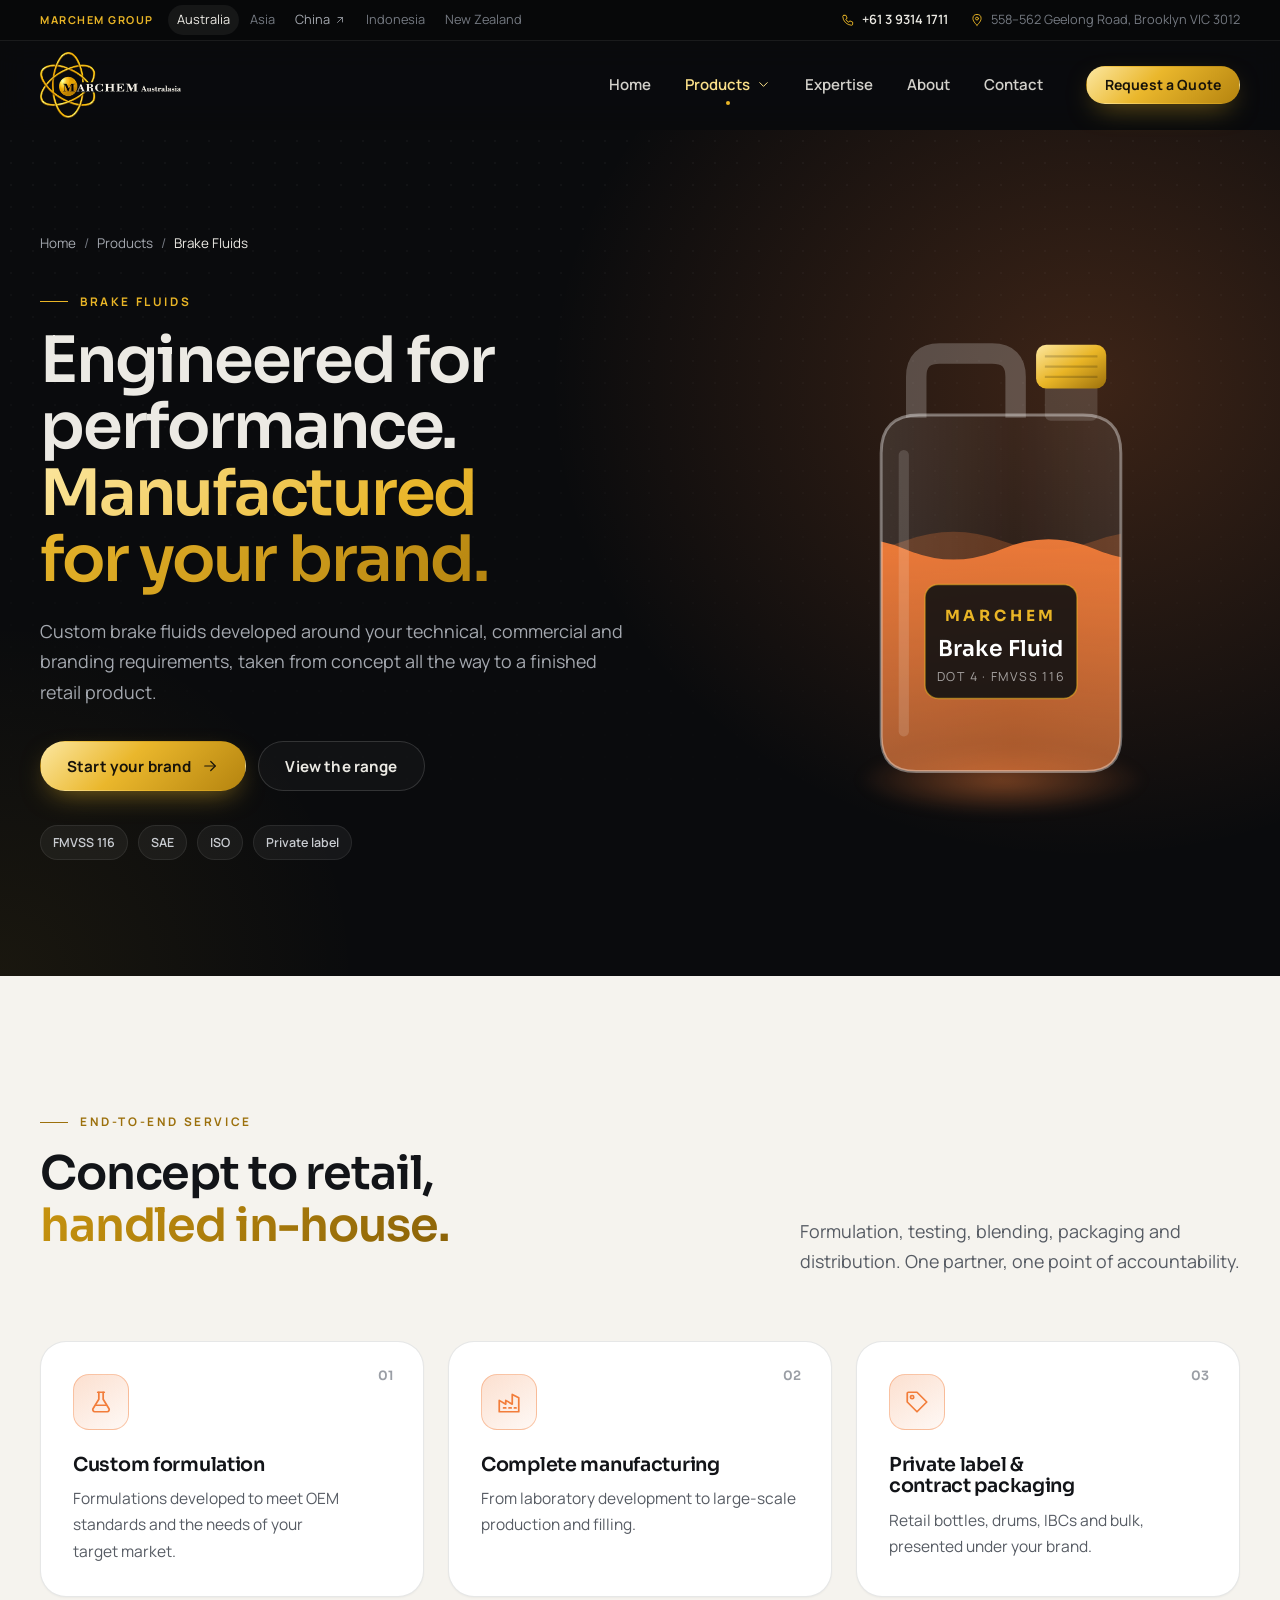
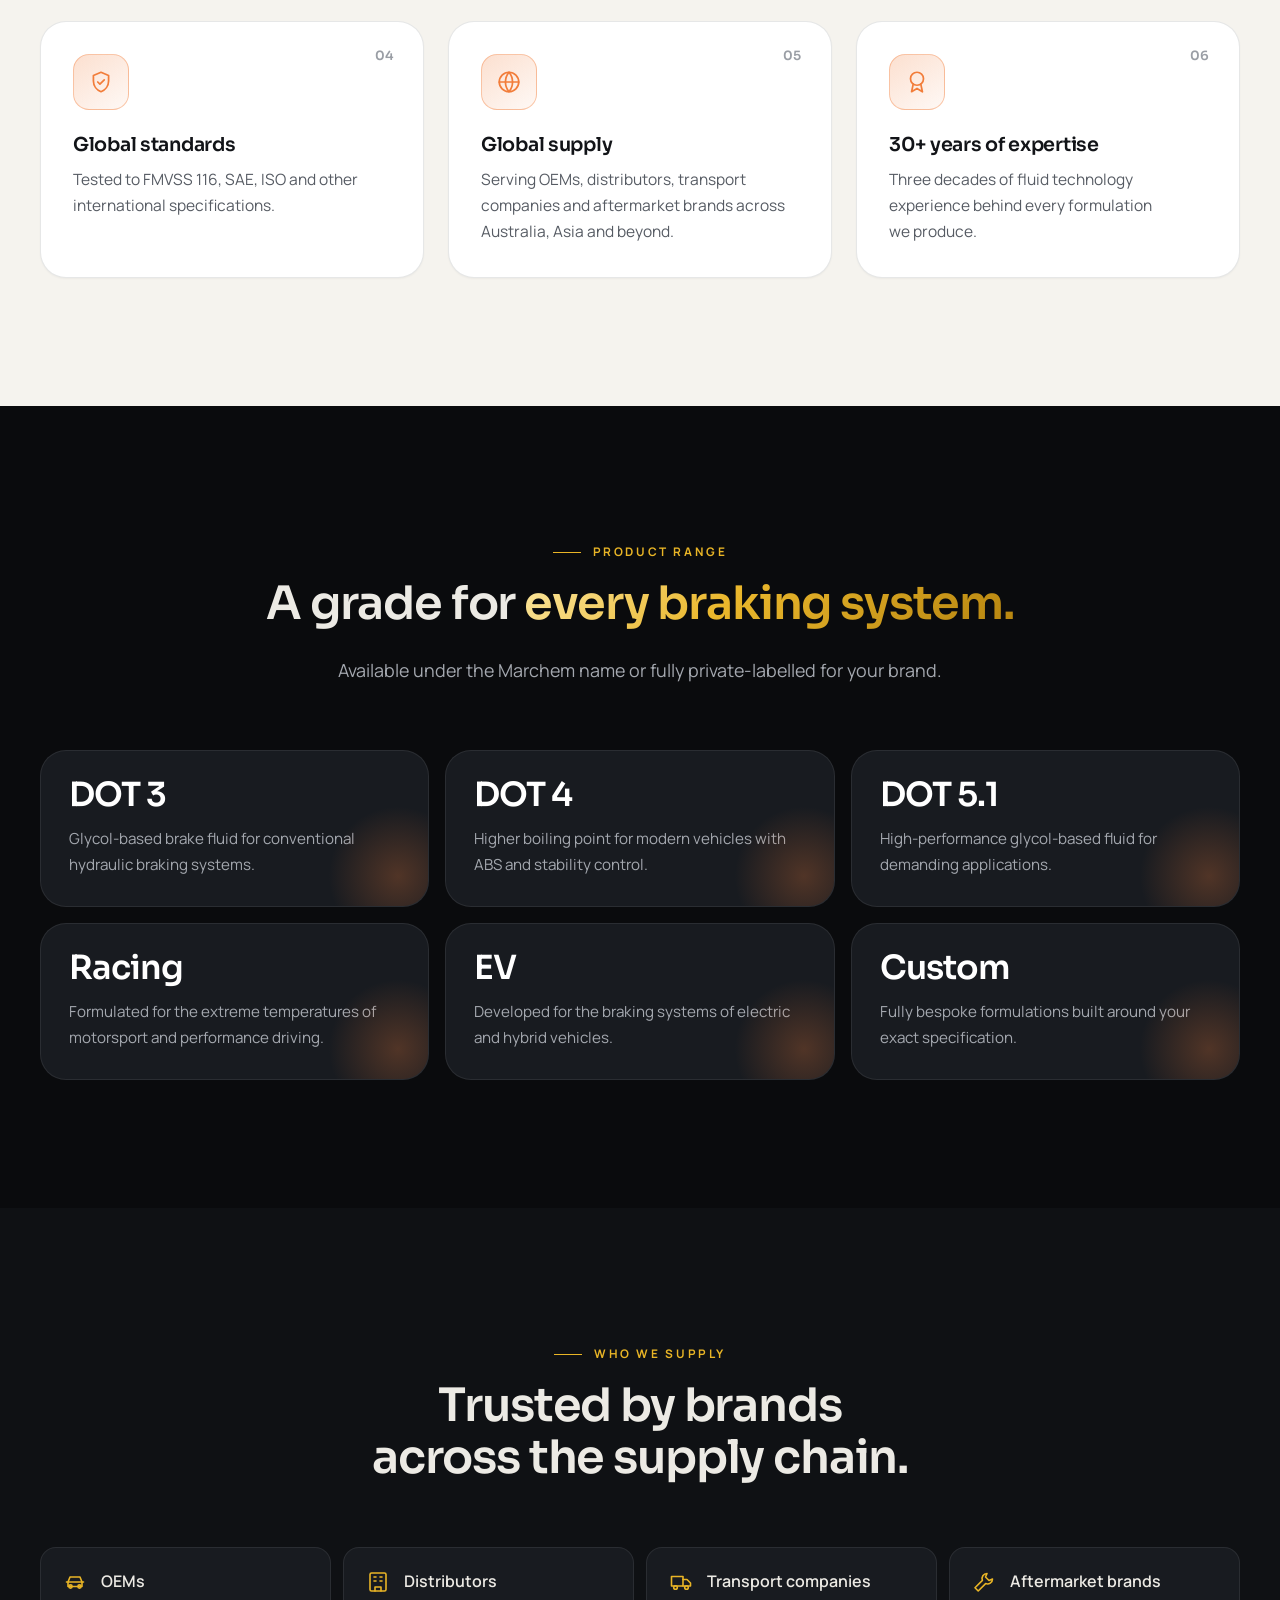
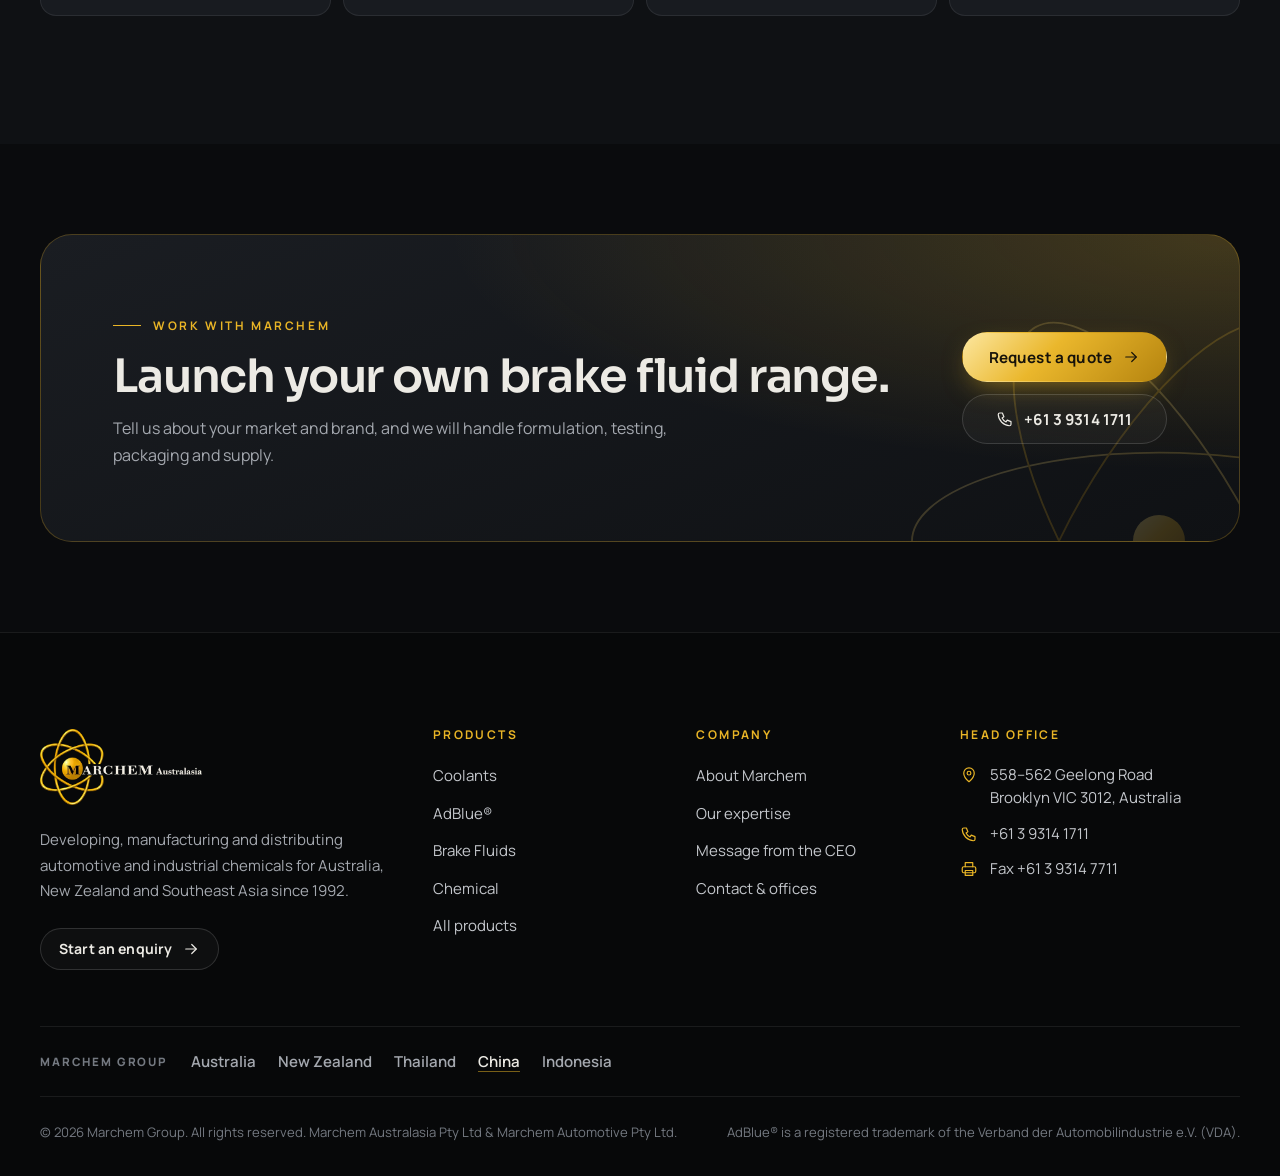
<file: brake-fluids.html>
<!doctype html>
<html lang="en-AU">
<head>
<meta charset="utf-8">
<meta name="viewport" content="width=device-width, initial-scale=1">
<script>document.documentElement.classList.add('js')</script>
<title>Brake Fluids: DOT 3, DOT 4, DOT 5.1, Racing, EV & Private Label | Marchem</title>
<meta name="description" content="Custom brake fluid development and manufacturing for brand owners. Formulation, testing to FMVSS 116, SAE and ISO, blending, private-label packaging and global supply.">
<link rel="canonical" href="https://marchem.com.au/brake-fluids.html">
<meta name="theme-color" content="#0a0b0d">
<meta property="og:type" content="website">
<meta property="og:site_name" content="Marchem Australasia">
<meta property="og:locale" content="en_AU">
<meta property="og:title" content="Brake Fluids: DOT 3, DOT 4, DOT 5.1, Racing, EV & Private Label | Marchem">
<meta property="og:description" content="Custom brake fluid development and manufacturing for brand owners. Formulation, testing to FMVSS 116, SAE and ISO, blending, private-label packaging and global supply.">
<meta property="og:url" content="https://marchem.com.au/brake-fluids.html">
<meta property="og:image" content="https://marchem.com.au/assets/img/facility-aerial.jpg">
<meta name="twitter:card" content="summary_large_image">
<link rel="icon" type="image/png" sizes="32x32" href="assets/img/favicon-32.png">
<link rel="icon" type="image/png" sizes="64x64" href="assets/img/favicon.png">
<link rel="apple-touch-icon" href="assets/img/apple-touch-icon.png">
<link rel="preconnect" href="https://fonts.googleapis.com">
<link rel="preconnect" href="https://fonts.gstatic.com" crossorigin>
<link rel="stylesheet" href="https://fonts.googleapis.com/css2?family=Manrope:wght@400;500;600;700&family=Sora:wght@500;600;700&display=swap">
<link rel="stylesheet" href="assets/css/style.css">

</head>
<body class="">
<a class="skip" href="#main">Skip to content</a>
<div class="topbar">
  <div class="container topbar__inner">
    <nav class="topbar__group" aria-label="Marchem Group websites">
      <span class="topbar__label">Marchem Group</span>
      <ul class="topbar__regions">
        <li><span class="is-current" aria-current="true">Australia</span></li>
        <li><span>Asia</span></li>
        <li><a href="https://www.marchem.com.cn/" target="_blank" rel="noopener">China <svg class="ico" viewBox="0 0 24 24" fill="none" stroke="currentColor" stroke-width="1.6" stroke-linecap="round" stroke-linejoin="round" aria-hidden="true"><path d="M7 17 17 7"/><path d="M8 7h9v9"/></svg></a></li>
        <li><span>Indonesia</span></li>
        <li><span>New Zealand</span></li>
      </ul>
    </nav>
    <div class="topbar__contact">
      <a href="tel:+61393141711"><svg class="ico" viewBox="0 0 24 24" fill="none" stroke="currentColor" stroke-width="1.6" stroke-linecap="round" stroke-linejoin="round" aria-hidden="true"><path d="M5 4h3.5l2 5-2.4 1.6a11 11 0 0 0 5.3 5.3L15 13.5l5 2V19a2 2 0 0 1-2 2A16 16 0 0 1 3 6a2 2 0 0 1 2-2z"/></svg> +61 3 9314 1711</a>
      <span class="topbar__addr"><svg class="ico" viewBox="0 0 24 24" fill="none" stroke="currentColor" stroke-width="1.6" stroke-linecap="round" stroke-linejoin="round" aria-hidden="true"><path d="M12 21s-7-6.1-7-11.5a7 7 0 0 1 14 0C19 14.9 12 21 12 21z"/><circle cx="12" cy="9.5" r="2.5"/></svg> 558–562 Geelong Road, Brooklyn VIC 3012</span>
    </div>
  </div>
</div>

<header class="header" data-header>
  <div class="container header__inner">
    <a class="brand" href="index.html" aria-label="Marchem Australasia, home">
      <img src="assets/img/logo-light.webp" width="520" height="244" alt="Marchem Australasia">
    </a>

    <nav class="nav" aria-label="Main">
      <ul class="nav__list">
        <li><a class="nav__link" data-nav="home" href="index.html">Home</a></li>
        <li class="has-menu">
          <a class="nav__link is-active" data-nav="products" href="products.html" aria-haspopup="true">Products <svg class="ico" viewBox="0 0 24 24" fill="none" stroke="currentColor" stroke-width="1.6" stroke-linecap="round" stroke-linejoin="round" aria-hidden="true"><path d="m6 9 6 6 6-6"/></svg></a>
          <div class="menu">
            <a class="menu__item" data-nav="coolants" href="coolants.html">
              <span class="menu__dot" style="--c:var(--c-coolant)"></span>
              <span><strong>Coolants</strong><small>ICE, hybrid, EV, fuel-cell &amp; industrial</small></span>
            </a>
            <a class="menu__item" data-nav="adblue" href="adblue.html">
              <span class="menu__dot" style="--c:var(--c-adblue)"></span>
              <span><strong>AdBlue®</strong><small>ISO 22241 supply &amp; performance additive</small></span>
            </a>
            <a class="menu__item is-active" data-nav="brake" aria-current="page" href="brake-fluids.html">
              <span class="menu__dot" style="--c:var(--c-brake)"></span>
              <span><strong>Brake Fluids</strong><small>DOT 3, 4, 5.1, racing, EV &amp; private label</small></span>
            </a>
            <a class="menu__item" data-nav="chemical" href="chemical.html">
              <span class="menu__dot" style="--c:var(--c-chem)"></span>
              <span><strong>Chemical</strong><small>Distribution, warehousing &amp; toll blending</small></span>
            </a>
            <a class="menu__all" href="products.html">View all products <svg class="ico" viewBox="0 0 24 24" fill="none" stroke="currentColor" stroke-width="1.6" stroke-linecap="round" stroke-linejoin="round" aria-hidden="true"><path d="M5 12h14"/><path d="m13 6 6 6-6 6"/></svg></a>
          </div>
        </li>
        <li><a class="nav__link" data-nav="expertise" href="expertise.html">Expertise</a></li>
        <li><a class="nav__link" data-nav="about" href="about.html">About</a></li>
        <li><a class="nav__link" data-nav="contact" href="contact.html">Contact</a></li>
      </ul>
    </nav>

    <a class="btn btn--gold btn--sm header__cta" href="contact.html#enquiry">Request a Quote</a>

    <button class="burger" type="button" aria-label="Open menu" aria-expanded="false" aria-controls="mobile-nav" data-burger>
      <span></span><span></span>
    </button>
  </div>
</header>

<div class="mnav" id="mobile-nav" data-mnav hidden>
  <nav class="mnav__inner" aria-label="Mobile">
    <a class="mnav__link" data-nav="home" href="index.html">Home</a>
    <a class="mnav__link is-active" data-nav="products" href="products.html">Products</a>
    <div class="mnav__sub">
      <a class="mnav__sublink" data-nav="coolants" href="coolants.html"><span class="menu__dot" style="--c:var(--c-coolant)"></span>Coolants</a>
      <a class="mnav__sublink" data-nav="adblue" href="adblue.html"><span class="menu__dot" style="--c:var(--c-adblue)"></span>AdBlue®</a>
      <a class="mnav__sublink is-active" data-nav="brake" aria-current="page" href="brake-fluids.html"><span class="menu__dot" style="--c:var(--c-brake)"></span>Brake Fluids</a>
      <a class="mnav__sublink" data-nav="chemical" href="chemical.html"><span class="menu__dot" style="--c:var(--c-chem)"></span>Chemical</a>
    </div>
    <a class="mnav__link" data-nav="expertise" href="expertise.html">Expertise</a>
    <a class="mnav__link" data-nav="about" href="about.html">About</a>
    <a class="mnav__link" data-nav="contact" href="contact.html">Contact</a>
    <div class="mnav__foot">
      <a class="btn btn--gold" href="contact.html#enquiry">Request a Quote <svg class="ico" viewBox="0 0 24 24" fill="none" stroke="currentColor" stroke-width="1.6" stroke-linecap="round" stroke-linejoin="round" aria-hidden="true"><path d="M5 12h14"/><path d="m13 6 6 6-6 6"/></svg></a>
      <a class="mnav__phone" href="tel:+61393141711"><svg class="ico" viewBox="0 0 24 24" fill="none" stroke="currentColor" stroke-width="1.6" stroke-linecap="round" stroke-linejoin="round" aria-hidden="true"><path d="M5 4h3.5l2 5-2.4 1.6a11 11 0 0 0 5.3 5.3L15 13.5l5 2V19a2 2 0 0 1-2 2A16 16 0 0 1 3 6a2 2 0 0 1 2-2z"/></svg> +61 3 9314 1711</a>
    </div>
  </nav>
</div>

<main id="main">
<section class="phero" style="--accent:var(--c-brake)">
  <div class="container phero__grid">
    <div class="hero__in">
      <ol class="crumbs"><li><a href="index.html">Home</a></li><li><a href="products.html">Products</a></li><li aria-current="page">Brake Fluids</li></ol>
      <span class="eyebrow">Brake fluids</span>
      <h1>Engineered for performance. <span class="gold-text">Manufactured for your brand.</span></h1>
      <p class="lead">Custom brake fluids developed around your technical, commercial and branding requirements, taken from concept all the way to a finished retail product.</p>
      <div class="phero__actions">
        <a class="btn btn--gold" href="contact.html?interest=brake-fluids#enquiry">Start your brand <svg class="ico" viewBox="0 0 24 24" fill="none" stroke="currentColor" stroke-width="1.6" stroke-linecap="round" stroke-linejoin="round" aria-hidden="true"><path d="M5 12h14"/><path d="m13 6 6 6-6 6"/></svg></a>
        <a class="btn btn--ghost" href="#range">View the range</a>
      </div>
      <div class="phero__facts chips"><span class="chip">FMVSS 116</span><span class="chip">SAE</span><span class="chip">ISO</span><span class="chip">Private label</span></div>
    </div>
    <div class="pvisual pvisual--lg" style="--accent:#f27d3a">
  <svg class="pvisual__svg" viewBox="0 0 260 340" role="img" aria-label="Marchem Brake Fluid container">
    <defs>
      <clipPath id="b-hero-clip"><path d="M48 106q0-26 26-26h112q26 0 26 26v194q0 24-24 24H72q-24 0-24-24z"/></clipPath>
      <linearGradient id="b-hero-liq" x1="0" y1="0" x2="0" y2="1">
        <stop offset="0" stop-color="#f27d3a" stop-opacity=".95"/><stop offset="1" stop-color="#f27d3a" stop-opacity=".45"/>
      </linearGradient>
      <linearGradient id="b-hero-body" x1="0" y1="0" x2="1" y2="0">
        <stop offset="0" stop-color="#fff" stop-opacity=".12"/><stop offset=".55" stop-color="#fff" stop-opacity=".03"/><stop offset="1" stop-color="#fff" stop-opacity=".09"/>
      </linearGradient>
      <linearGradient id="b-hero-cap" x1="0" y1="0" x2="1" y2="1">
        <stop offset="0" stop-color="#fce7a0"/><stop offset=".5" stop-color="#e9b526"/><stop offset="1" stop-color="#9c700c"/>
      </linearGradient>
    </defs>
    <path d="M72 82V54q0-16 16-16h36q16 0 16 16v28" fill="none" stroke="rgba(255,255,255,.22)" stroke-width="14" stroke-linejoin="round"/>
    <rect x="160" y="56" width="36" height="28" rx="4" fill="rgba(255,255,255,.14)"/>
    <rect x="154" y="32" width="48" height="30" rx="7" fill="url(#b-hero-cap)"/>
    <path d="M160 40h36M160 47h36M160 54h36" stroke="rgba(0,0,0,.18)" stroke-width="1.5"/>
    <g clip-path="url(#b-hero-clip)">
      <rect x="40" y="70" width="180" height="270" fill="url(#b-hero-body)"/>
      <path class="pvisual__wave" d="M0 172q32.5-14 65 0t65 0 65 0 65 0 65 0 65 0V340H0z" fill="url(#b-hero-liq)"/>
      <path class="pvisual__wave pvisual__wave--back" d="M0 166q32.5 12 65 0t65 0 65 0 65 0 65 0 65 0V340H0z" fill="#f27d3a" opacity=".25"/>
    </g>
    <path d="M48 106q0-26 26-26h112q26 0 26 26v194q0 24-24 24H72q-24 0-24-24z" fill="none" stroke="rgba(255,255,255,.38)" stroke-width="2"/>
    <rect x="60" y="104" width="7" height="196" rx="3.5" fill="#fff" opacity=".14"/>
    <rect x="78" y="196" width="104" height="78" rx="9" fill="#0d0f12" fill-opacity=".88" stroke="rgba(233,181,38,.55)"/>
    <text x="130" y="221" text-anchor="middle" font-family="Sora, sans-serif" font-size="10.5" font-weight="700" letter-spacing="2.6" fill="#e9b526">MARCHEM</text>
    <text x="130" y="245" text-anchor="middle" font-family="Sora, sans-serif" font-size="15" font-weight="600" fill="#fff">Brake Fluid</text>
    <text x="130" y="262" text-anchor="middle" font-family="Manrope, sans-serif" font-size="8.5" letter-spacing="1.2" fill="rgba(255,255,255,.6)">DOT 4 · FMVSS 116</text>
  </svg>
</div>

  </div>
</section>

<section class="section section--light">
  <div class="container">
    <div class="shead shead--split">
      <div class="reveal">
        <span class="eyebrow">End-to-end service</span>
        <h2>Concept to retail, <span class="gold-text">handled in-house.</span></h2>
      </div>
      <p class="lead reveal" style="--d:100ms">Formulation, testing, blending, packaging and distribution. One partner, one point of accountability.</p>
    </div>
    <div class="grid grid--3">
      <article class="fcard reveal" style="--accent:var(--c-brake)"><span class="fcard__num">01</span><div class="fcard__icon"><svg class="ico" viewBox="0 0 24 24" fill="none" stroke="currentColor" stroke-width="1.6" stroke-linecap="round" stroke-linejoin="round" aria-hidden="true"><path d="M9 3h6"/><path d="M10 3v6.5L4.6 18.2A2 2 0 0 0 6.3 21h11.4a2 2 0 0 0 1.7-2.8L14 9.5V3"/><path d="M7.2 15h9.6"/></svg></div><h3>Custom formulation</h3><p>Formulations developed to meet OEM standards and the needs of your target market.</p></article>
      <article class="fcard reveal" style="--accent:var(--c-brake);--d:60ms"><span class="fcard__num">02</span><div class="fcard__icon"><svg class="ico" viewBox="0 0 24 24" fill="none" stroke="currentColor" stroke-width="1.6" stroke-linecap="round" stroke-linejoin="round" aria-hidden="true"><path d="M3 21V10.5l6 3.5v-3.5l6 3.5V5l6 3v13z"/><path d="M7 17.5h2M12 17.5h2M17 17.5h1.5"/></svg></div><h3>Complete manufacturing</h3><p>From laboratory development to large-scale production and filling.</p></article>
      <article class="fcard reveal" style="--accent:var(--c-brake);--d:120ms"><span class="fcard__num">03</span><div class="fcard__icon"><svg class="ico" viewBox="0 0 24 24" fill="none" stroke="currentColor" stroke-width="1.6" stroke-linecap="round" stroke-linejoin="round" aria-hidden="true"><path d="M3 12V4a1 1 0 0 1 1-1h8l9 9-9 9z"/><circle cx="7.5" cy="7.5" r="1.5"/></svg></div><h3>Private label &amp; contract packaging</h3><p>Retail bottles, drums, IBCs and bulk, presented under your brand.</p></article>
      <article class="fcard reveal" style="--accent:var(--c-brake)"><span class="fcard__num">04</span><div class="fcard__icon"><svg class="ico" viewBox="0 0 24 24" fill="none" stroke="currentColor" stroke-width="1.6" stroke-linecap="round" stroke-linejoin="round" aria-hidden="true"><path d="M12 3 5 6v5c0 4.5 3 8.5 7 10 4-1.5 7-5.5 7-10V6z"/><path d="m9 12 2 2 4-4"/></svg></div><h3>Global standards</h3><p>Tested to FMVSS 116, SAE, ISO and other international specifications.</p></article>
      <article class="fcard reveal" style="--accent:var(--c-brake);--d:60ms"><span class="fcard__num">05</span><div class="fcard__icon"><svg class="ico" viewBox="0 0 24 24" fill="none" stroke="currentColor" stroke-width="1.6" stroke-linecap="round" stroke-linejoin="round" aria-hidden="true"><circle cx="12" cy="12" r="9"/><path d="M3 12h18"/><path d="M12 3a14 14 0 0 1 0 18 14 14 0 0 1 0-18z"/></svg></div><h3>Global supply</h3><p>Serving OEMs, distributors, transport companies and aftermarket brands across Australia, Asia and beyond.</p></article>
      <article class="fcard reveal" style="--accent:var(--c-brake);--d:120ms"><span class="fcard__num">06</span><div class="fcard__icon"><svg class="ico" viewBox="0 0 24 24" fill="none" stroke="currentColor" stroke-width="1.6" stroke-linecap="round" stroke-linejoin="round" aria-hidden="true"><circle cx="12" cy="9" r="6"/><path d="m8.5 14-1.5 7 5-3 5 3-1.5-7"/></svg></div><h3>30+ years of expertise</h3><p>Three decades of fluid technology experience behind every formulation we produce.</p></article>
    </div>
  </div>
</section>

<section class="section" id="range">
  <div class="container">
    <div class="shead shead--center reveal">
      <span class="eyebrow">Product range</span>
      <h2>A grade for <span class="gold-text">every braking system.</span></h2>
      <p class="lead">Available under the Marchem name or fully private-labelled for your brand.</p>
    </div>
    <div class="range" style="--accent:var(--c-brake)">
      <div class="range__item reveal"><strong>DOT 3</strong><p>Glycol-based brake fluid for conventional hydraulic braking systems.</p></div>
      <div class="range__item reveal" style="--d:60ms"><strong>DOT 4</strong><p>Higher boiling point for modern vehicles with ABS and stability control.</p></div>
      <div class="range__item reveal" style="--d:120ms"><strong>DOT 5.1</strong><p>High-performance glycol-based fluid for demanding applications.</p></div>
      <div class="range__item reveal"><strong>Racing</strong><p>Formulated for the extreme temperatures of motorsport and performance driving.</p></div>
      <div class="range__item reveal" style="--d:60ms"><strong>EV</strong><p>Developed for the braking systems of electric and hybrid vehicles.</p></div>
      <div class="range__item reveal" style="--d:120ms"><strong>Custom</strong><p>Fully bespoke formulations built around your exact specification.</p></div>
    </div>
  </div>
</section>

<section class="section section--alt">
  <div class="container">
    <div class="shead shead--center reveal">
      <span class="eyebrow">Who we supply</span>
      <h2>Trusted by brands across the supply chain.</h2>
    </div>
    <div class="industries">
      <div class="industry reveal"><svg class="ico" viewBox="0 0 24 24" fill="none" stroke="currentColor" stroke-width="1.6" stroke-linecap="round" stroke-linejoin="round" aria-hidden="true"><path d="M5 16.5h14V12l-2-5H7l-2 5z"/><path d="M3.5 12h17"/><circle cx="7.5" cy="16.5" r="1.6"/><circle cx="16.5" cy="16.5" r="1.6"/></svg><span>OEMs</span></div>
      <div class="industry reveal" style="--d:50ms"><svg class="ico" viewBox="0 0 24 24" fill="none" stroke="currentColor" stroke-width="1.6" stroke-linecap="round" stroke-linejoin="round" aria-hidden="true"><rect x="4" y="3" width="16" height="18" rx="1.5"/><path d="M9 21v-4h6v4"/><path d="M8 7h2M14 7h2M8 11h2M14 11h2"/></svg><span>Distributors</span></div>
      <div class="industry reveal" style="--d:100ms"><svg class="ico" viewBox="0 0 24 24" fill="none" stroke="currentColor" stroke-width="1.6" stroke-linecap="round" stroke-linejoin="round" aria-hidden="true"><path d="M2.5 6.5h11.5v9.5H2.5z"/><path d="M14 9.5h4l3.5 3.5v3H14"/><circle cx="6.5" cy="17.5" r="1.8"/><circle cx="17.5" cy="17.5" r="1.8"/></svg><span>Transport companies</span></div>
      <div class="industry reveal" style="--d:150ms"><svg class="ico" viewBox="0 0 24 24" fill="none" stroke="currentColor" stroke-width="1.6" stroke-linecap="round" stroke-linejoin="round" aria-hidden="true"><path d="M15 3.5a5 5 0 0 0-4.6 6.9L3 17.8 6.2 21l7.4-7.4A5 5 0 0 0 20.5 9L17 10.5 13.5 7z"/></svg><span>Aftermarket brands</span></div>
    </div>
  </div>
</section>

<section class="section section--tight">
  <div class="container">
    <div class="cta reveal">
      <svg class="orbits cta__orb" viewBox="0 0 400 400" aria-hidden="true" focusable="false">
  <defs>
    <linearGradient id="cta-orb" x1="0" y1="0" x2="1" y2="1">
      <stop offset="0" stop-color="#fce7a0"/><stop offset=".45" stop-color="#e9b526"/><stop offset="1" stop-color="#a87a10"/>
    </linearGradient>
  </defs>
  <g class="orbits__spin" fill="none" stroke="url(#cta-orb)" stroke-width="1.4">
    <ellipse cx="200" cy="200" rx="190" ry="68"/>
    <ellipse cx="200" cy="200" rx="190" ry="68" transform="rotate(60 200 200)"/>
    <ellipse cx="200" cy="200" rx="190" ry="68" transform="rotate(120 200 200)"/>
  </g>
  <circle cx="200" cy="200" r="20" fill="url(#cta-orb)"/>
</svg>

      <div class="cta__text">
        <span class="eyebrow">Work with Marchem</span>
        <h2>Launch your own brake fluid range.</h2>
        <p>Tell us about your market and brand, and we will handle formulation, testing, packaging and supply.</p>
      </div>
      <div class="cta__actions">
        <a class="btn btn--gold" href="contact.html?interest=brake-fluids#enquiry">Request a quote <svg class="ico" viewBox="0 0 24 24" fill="none" stroke="currentColor" stroke-width="1.6" stroke-linecap="round" stroke-linejoin="round" aria-hidden="true"><path d="M5 12h14"/><path d="m13 6 6 6-6 6"/></svg></a>
        <a class="btn btn--ghost" href="tel:+61393141711"><svg class="ico" viewBox="0 0 24 24" fill="none" stroke="currentColor" stroke-width="1.6" stroke-linecap="round" stroke-linejoin="round" aria-hidden="true"><path d="M5 4h3.5l2 5-2.4 1.6a11 11 0 0 0 5.3 5.3L15 13.5l5 2V19a2 2 0 0 1-2 2A16 16 0 0 1 3 6a2 2 0 0 1 2-2z"/></svg> +61 3 9314 1711</a>
      </div>
    </div>
  </div>
</section>


</main>
<footer class="footer">
  <div class="container">
    <div class="footer__grid">
      <div class="footer__brand">
        <a href="index.html" aria-label="Marchem Australasia, home"><img src="assets/img/logo-light.webp" width="520" height="244" alt="Marchem Australasia" loading="lazy"></a>
        <p>Developing, manufacturing and distributing automotive and industrial chemicals for Australia, New Zealand and Southeast Asia since 1992.</p>
        <a class="btn btn--ghost btn--sm" href="contact.html#enquiry">Start an enquiry <svg class="ico" viewBox="0 0 24 24" fill="none" stroke="currentColor" stroke-width="1.6" stroke-linecap="round" stroke-linejoin="round" aria-hidden="true"><path d="M5 12h14"/><path d="m13 6 6 6-6 6"/></svg></a>
      </div>

      <div class="footer__col">
        <h3>Products</h3>
        <ul>
          <li><a href="coolants.html">Coolants</a></li>
          <li><a href="adblue.html">AdBlue®</a></li>
          <li><a href="brake-fluids.html">Brake Fluids</a></li>
          <li><a href="chemical.html">Chemical</a></li>
          <li><a href="products.html">All products</a></li>
        </ul>
      </div>

      <div class="footer__col">
        <h3>Company</h3>
        <ul>
          <li><a href="about.html">About Marchem</a></li>
          <li><a href="expertise.html">Our expertise</a></li>
          <li><a href="about.html#ceo">Message from the CEO</a></li>
          <li><a href="contact.html">Contact &amp; offices</a></li>
        </ul>
      </div>

      <div class="footer__col footer__contact">
        <h3>Head office</h3>
        <ul>
          <li><svg class="ico" viewBox="0 0 24 24" fill="none" stroke="currentColor" stroke-width="1.6" stroke-linecap="round" stroke-linejoin="round" aria-hidden="true"><path d="M12 21s-7-6.1-7-11.5a7 7 0 0 1 14 0C19 14.9 12 21 12 21z"/><circle cx="12" cy="9.5" r="2.5"/></svg><span>558–562 Geelong Road<br>Brooklyn VIC 3012, Australia</span></li>
          <li><svg class="ico" viewBox="0 0 24 24" fill="none" stroke="currentColor" stroke-width="1.6" stroke-linecap="round" stroke-linejoin="round" aria-hidden="true"><path d="M5 4h3.5l2 5-2.4 1.6a11 11 0 0 0 5.3 5.3L15 13.5l5 2V19a2 2 0 0 1-2 2A16 16 0 0 1 3 6a2 2 0 0 1 2-2z"/></svg><a href="tel:+61393141711">+61 3 9314 1711</a></li>
          <li><svg class="ico" viewBox="0 0 24 24" fill="none" stroke="currentColor" stroke-width="1.6" stroke-linecap="round" stroke-linejoin="round" aria-hidden="true"><path d="M7 9V3.5h10V9"/><rect x="3" y="9" width="18" height="8" rx="2"/><path d="M7 14h10v6.5H7z"/></svg><span>Fax +61 3 9314 7711</span></li>
        </ul>
      </div>
    </div>

    <div class="footer__group">
      <span>Marchem Group</span>
      <ul>
        <li>Australia</li>
        <li>New Zealand</li>
        <li>Thailand</li>
        <li><a href="https://www.marchem.com.cn/" target="_blank" rel="noopener">China</a></li>
        <li>Indonesia</li>
      </ul>
    </div>

    <div class="footer__bottom">
      <p>© <span data-year>2026</span> Marchem Group. All rights reserved. Marchem Australasia Pty Ltd &amp; Marchem Automotive Pty Ltd.</p>
      <p class="footer__tm">AdBlue® is a registered trademark of the Verband der Automobilindustrie e.V. (VDA).</p>
    </div>
  </div>
</footer>

<script src="assets/js/main.js" defer></script>
</body>
</html>
</file>
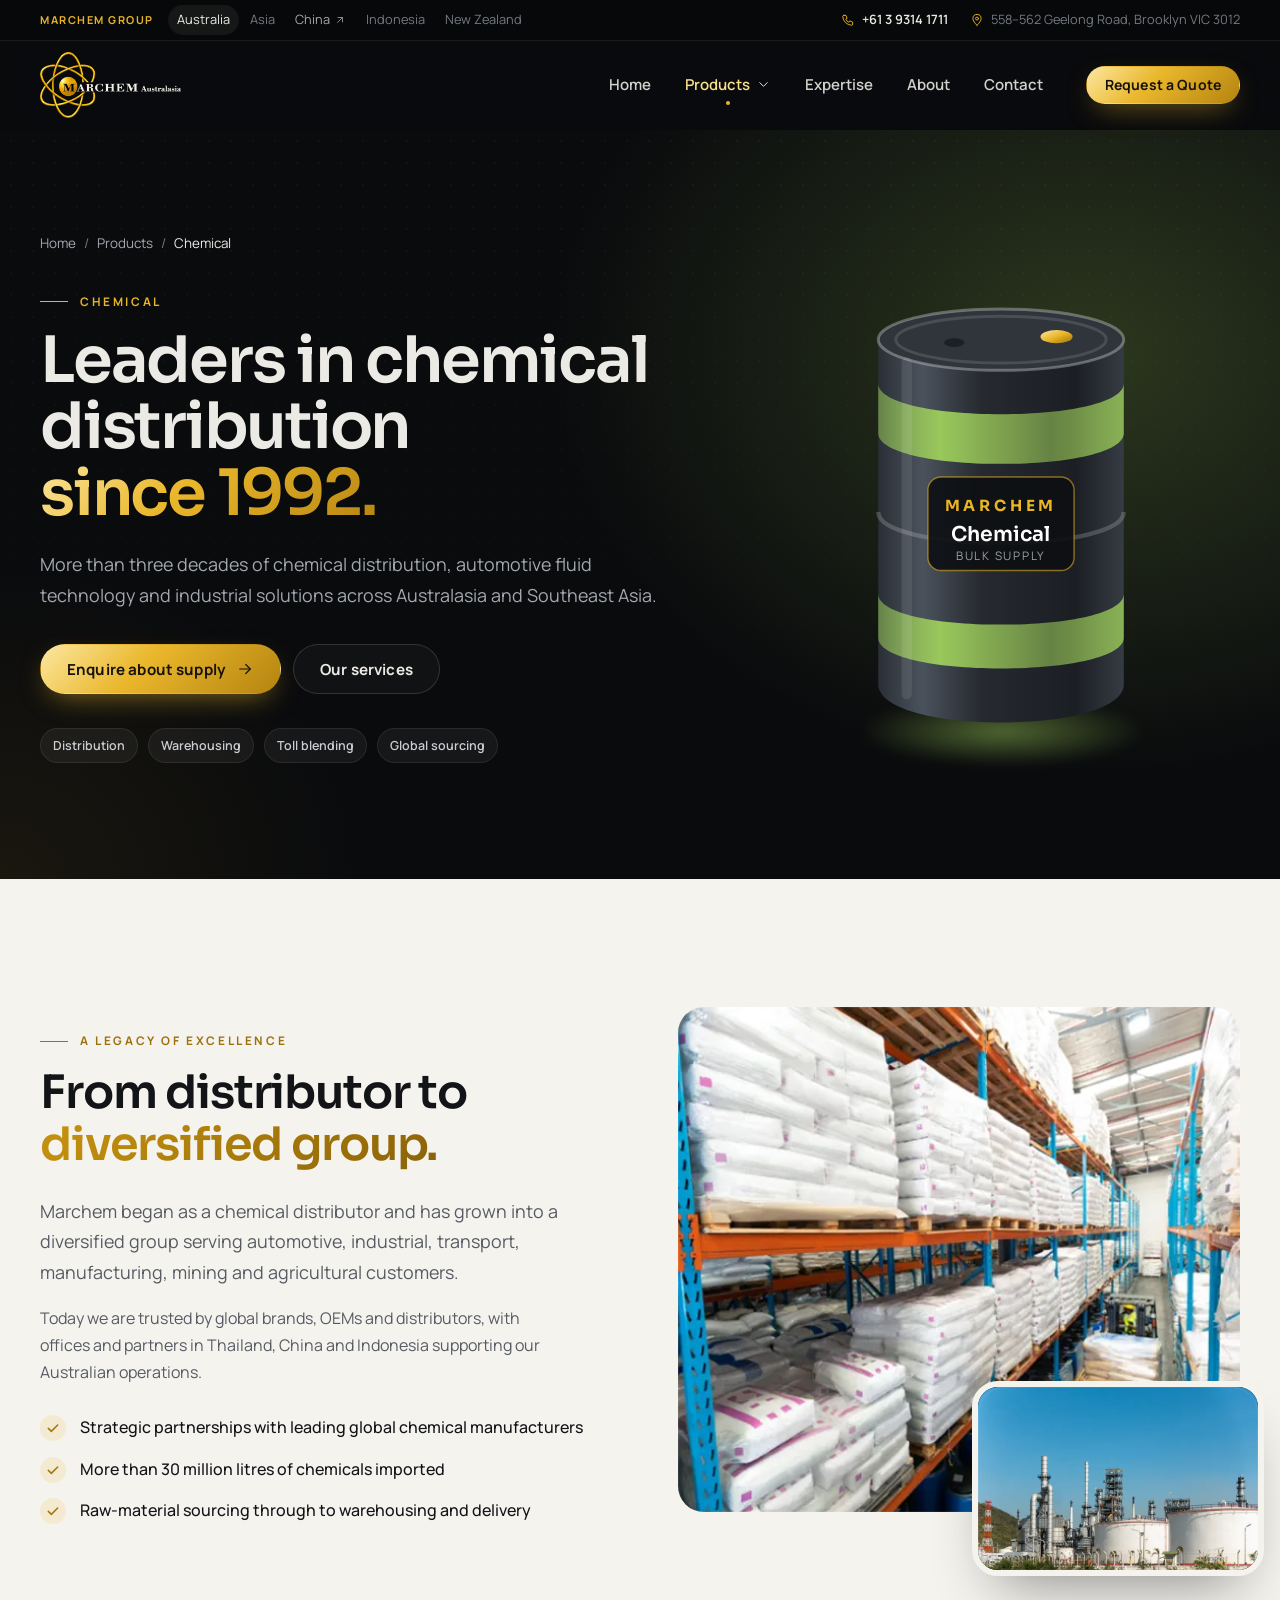
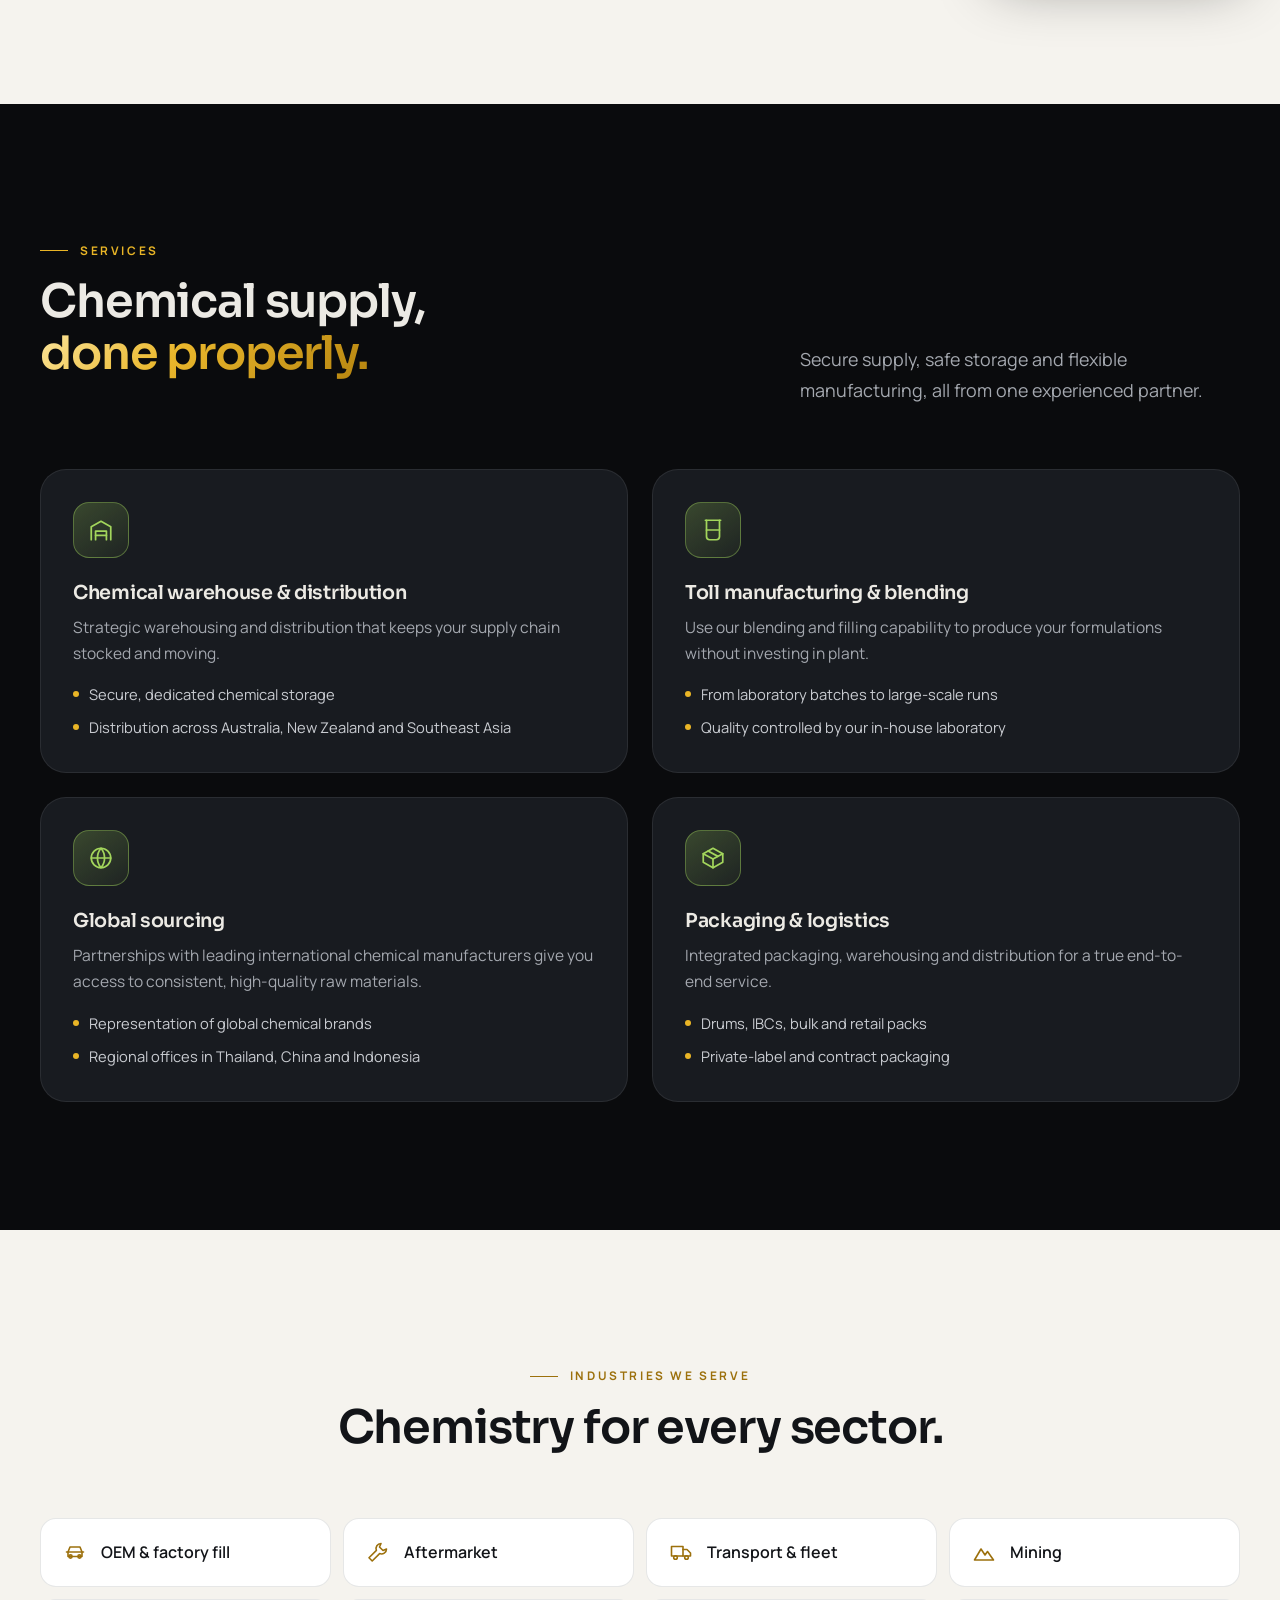
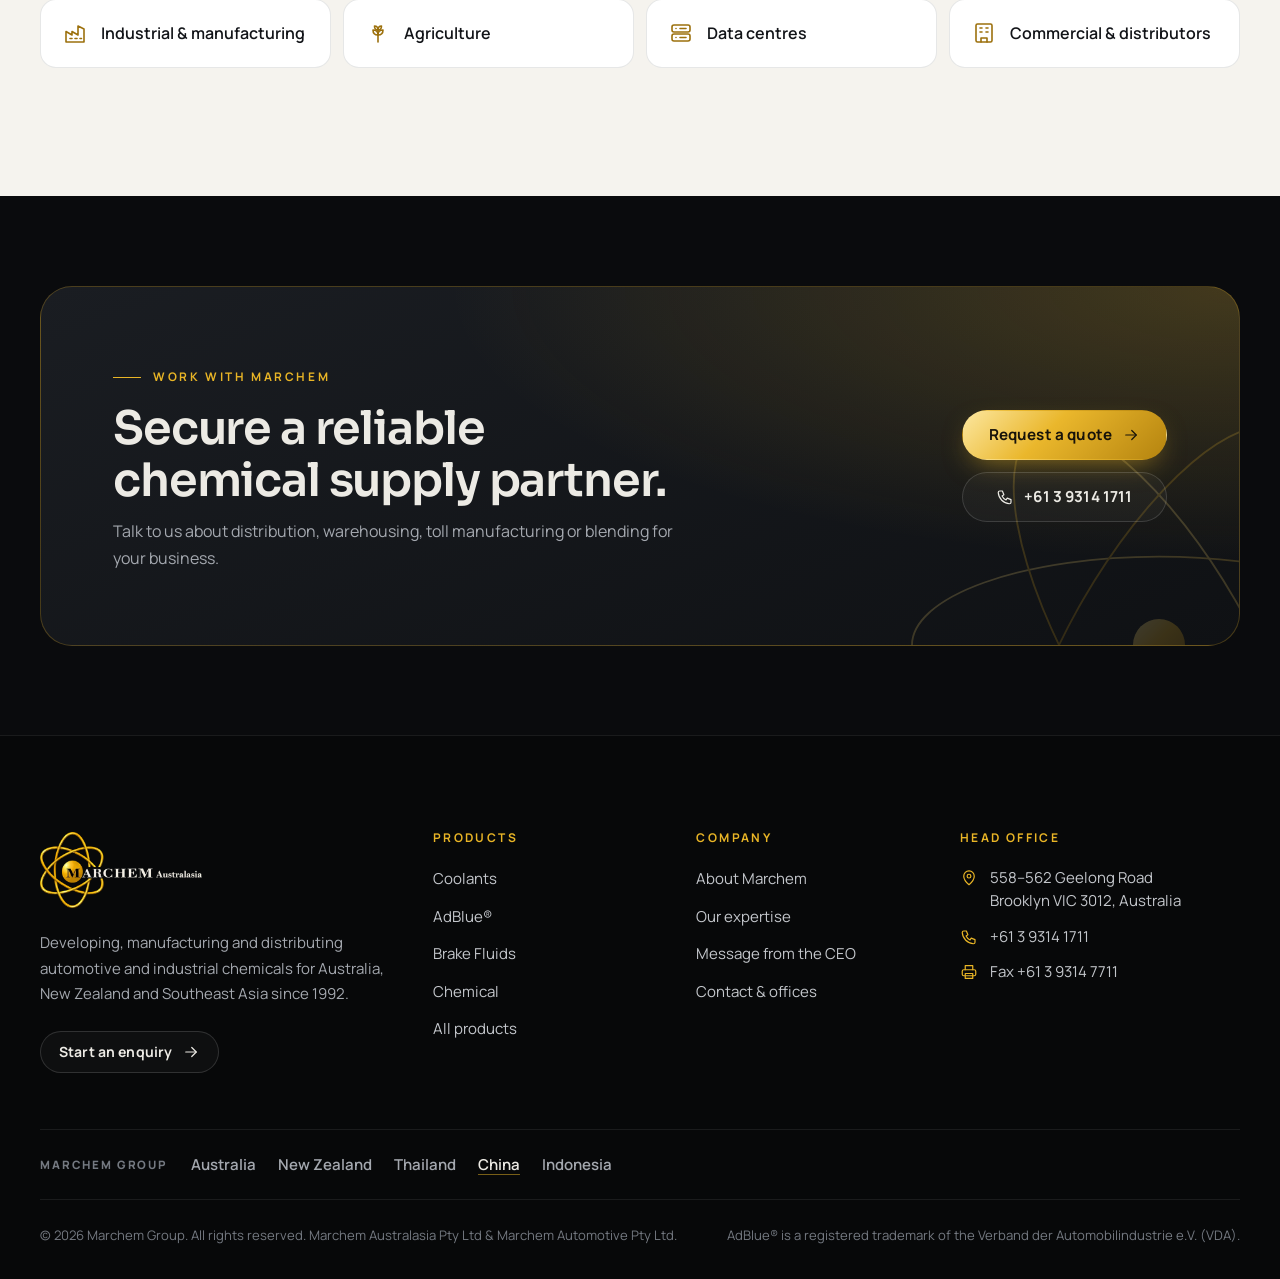
<file: chemical.html>
<!doctype html>
<html lang="en-AU">
<head>
<meta charset="utf-8">
<meta name="viewport" content="width=device-width, initial-scale=1">
<script>document.documentElement.classList.add('js')</script>
<title>Chemical Distribution, Warehousing & Toll Blending | Marchem</title>
<meta name="description" content="Leaders in automotive technology and chemical distribution since 1992. Marchem provides chemical warehousing, distribution, toll manufacturing and blending across Australasia and Southeast Asia.">
<link rel="canonical" href="https://marchem.com.au/chemical.html">
<meta name="theme-color" content="#0a0b0d">
<meta property="og:type" content="website">
<meta property="og:site_name" content="Marchem Australasia">
<meta property="og:locale" content="en_AU">
<meta property="og:title" content="Chemical Distribution, Warehousing & Toll Blending | Marchem">
<meta property="og:description" content="Leaders in automotive technology and chemical distribution since 1992. Marchem provides chemical warehousing, distribution, toll manufacturing and blending across Australasia and Southeast Asia.">
<meta property="og:url" content="https://marchem.com.au/chemical.html">
<meta property="og:image" content="https://marchem.com.au/assets/img/facility-aerial.jpg">
<meta name="twitter:card" content="summary_large_image">
<link rel="icon" type="image/png" sizes="32x32" href="assets/img/favicon-32.png">
<link rel="icon" type="image/png" sizes="64x64" href="assets/img/favicon.png">
<link rel="apple-touch-icon" href="assets/img/apple-touch-icon.png">
<link rel="preconnect" href="https://fonts.googleapis.com">
<link rel="preconnect" href="https://fonts.gstatic.com" crossorigin>
<link rel="stylesheet" href="https://fonts.googleapis.com/css2?family=Manrope:wght@400;500;600;700&family=Sora:wght@500;600;700&display=swap">
<link rel="stylesheet" href="assets/css/style.css">

</head>
<body class="">
<a class="skip" href="#main">Skip to content</a>
<div class="topbar">
  <div class="container topbar__inner">
    <nav class="topbar__group" aria-label="Marchem Group websites">
      <span class="topbar__label">Marchem Group</span>
      <ul class="topbar__regions">
        <li><span class="is-current" aria-current="true">Australia</span></li>
        <li><span>Asia</span></li>
        <li><a href="https://www.marchem.com.cn/" target="_blank" rel="noopener">China <svg class="ico" viewBox="0 0 24 24" fill="none" stroke="currentColor" stroke-width="1.6" stroke-linecap="round" stroke-linejoin="round" aria-hidden="true"><path d="M7 17 17 7"/><path d="M8 7h9v9"/></svg></a></li>
        <li><span>Indonesia</span></li>
        <li><span>New Zealand</span></li>
      </ul>
    </nav>
    <div class="topbar__contact">
      <a href="tel:+61393141711"><svg class="ico" viewBox="0 0 24 24" fill="none" stroke="currentColor" stroke-width="1.6" stroke-linecap="round" stroke-linejoin="round" aria-hidden="true"><path d="M5 4h3.5l2 5-2.4 1.6a11 11 0 0 0 5.3 5.3L15 13.5l5 2V19a2 2 0 0 1-2 2A16 16 0 0 1 3 6a2 2 0 0 1 2-2z"/></svg> +61 3 9314 1711</a>
      <span class="topbar__addr"><svg class="ico" viewBox="0 0 24 24" fill="none" stroke="currentColor" stroke-width="1.6" stroke-linecap="round" stroke-linejoin="round" aria-hidden="true"><path d="M12 21s-7-6.1-7-11.5a7 7 0 0 1 14 0C19 14.9 12 21 12 21z"/><circle cx="12" cy="9.5" r="2.5"/></svg> 558–562 Geelong Road, Brooklyn VIC 3012</span>
    </div>
  </div>
</div>

<header class="header" data-header>
  <div class="container header__inner">
    <a class="brand" href="index.html" aria-label="Marchem Australasia, home">
      <img src="assets/img/logo-light.webp" width="520" height="244" alt="Marchem Australasia">
    </a>

    <nav class="nav" aria-label="Main">
      <ul class="nav__list">
        <li><a class="nav__link" data-nav="home" href="index.html">Home</a></li>
        <li class="has-menu">
          <a class="nav__link is-active" data-nav="products" href="products.html" aria-haspopup="true">Products <svg class="ico" viewBox="0 0 24 24" fill="none" stroke="currentColor" stroke-width="1.6" stroke-linecap="round" stroke-linejoin="round" aria-hidden="true"><path d="m6 9 6 6 6-6"/></svg></a>
          <div class="menu">
            <a class="menu__item" data-nav="coolants" href="coolants.html">
              <span class="menu__dot" style="--c:var(--c-coolant)"></span>
              <span><strong>Coolants</strong><small>ICE, hybrid, EV, fuel-cell &amp; industrial</small></span>
            </a>
            <a class="menu__item" data-nav="adblue" href="adblue.html">
              <span class="menu__dot" style="--c:var(--c-adblue)"></span>
              <span><strong>AdBlue®</strong><small>ISO 22241 supply &amp; performance additive</small></span>
            </a>
            <a class="menu__item" data-nav="brake" href="brake-fluids.html">
              <span class="menu__dot" style="--c:var(--c-brake)"></span>
              <span><strong>Brake Fluids</strong><small>DOT 3, 4, 5.1, racing, EV &amp; private label</small></span>
            </a>
            <a class="menu__item is-active" data-nav="chemical" aria-current="page" href="chemical.html">
              <span class="menu__dot" style="--c:var(--c-chem)"></span>
              <span><strong>Chemical</strong><small>Distribution, warehousing &amp; toll blending</small></span>
            </a>
            <a class="menu__all" href="products.html">View all products <svg class="ico" viewBox="0 0 24 24" fill="none" stroke="currentColor" stroke-width="1.6" stroke-linecap="round" stroke-linejoin="round" aria-hidden="true"><path d="M5 12h14"/><path d="m13 6 6 6-6 6"/></svg></a>
          </div>
        </li>
        <li><a class="nav__link" data-nav="expertise" href="expertise.html">Expertise</a></li>
        <li><a class="nav__link" data-nav="about" href="about.html">About</a></li>
        <li><a class="nav__link" data-nav="contact" href="contact.html">Contact</a></li>
      </ul>
    </nav>

    <a class="btn btn--gold btn--sm header__cta" href="contact.html#enquiry">Request a Quote</a>

    <button class="burger" type="button" aria-label="Open menu" aria-expanded="false" aria-controls="mobile-nav" data-burger>
      <span></span><span></span>
    </button>
  </div>
</header>

<div class="mnav" id="mobile-nav" data-mnav hidden>
  <nav class="mnav__inner" aria-label="Mobile">
    <a class="mnav__link" data-nav="home" href="index.html">Home</a>
    <a class="mnav__link is-active" data-nav="products" href="products.html">Products</a>
    <div class="mnav__sub">
      <a class="mnav__sublink" data-nav="coolants" href="coolants.html"><span class="menu__dot" style="--c:var(--c-coolant)"></span>Coolants</a>
      <a class="mnav__sublink" data-nav="adblue" href="adblue.html"><span class="menu__dot" style="--c:var(--c-adblue)"></span>AdBlue®</a>
      <a class="mnav__sublink" data-nav="brake" href="brake-fluids.html"><span class="menu__dot" style="--c:var(--c-brake)"></span>Brake Fluids</a>
      <a class="mnav__sublink is-active" data-nav="chemical" aria-current="page" href="chemical.html"><span class="menu__dot" style="--c:var(--c-chem)"></span>Chemical</a>
    </div>
    <a class="mnav__link" data-nav="expertise" href="expertise.html">Expertise</a>
    <a class="mnav__link" data-nav="about" href="about.html">About</a>
    <a class="mnav__link" data-nav="contact" href="contact.html">Contact</a>
    <div class="mnav__foot">
      <a class="btn btn--gold" href="contact.html#enquiry">Request a Quote <svg class="ico" viewBox="0 0 24 24" fill="none" stroke="currentColor" stroke-width="1.6" stroke-linecap="round" stroke-linejoin="round" aria-hidden="true"><path d="M5 12h14"/><path d="m13 6 6 6-6 6"/></svg></a>
      <a class="mnav__phone" href="tel:+61393141711"><svg class="ico" viewBox="0 0 24 24" fill="none" stroke="currentColor" stroke-width="1.6" stroke-linecap="round" stroke-linejoin="round" aria-hidden="true"><path d="M5 4h3.5l2 5-2.4 1.6a11 11 0 0 0 5.3 5.3L15 13.5l5 2V19a2 2 0 0 1-2 2A16 16 0 0 1 3 6a2 2 0 0 1 2-2z"/></svg> +61 3 9314 1711</a>
    </div>
  </nav>
</div>

<main id="main">
<section class="phero" style="--accent:var(--c-chem)">
  <div class="container phero__grid">
    <div class="hero__in">
      <ol class="crumbs"><li><a href="index.html">Home</a></li><li><a href="products.html">Products</a></li><li aria-current="page">Chemical</li></ol>
      <span class="eyebrow">Chemical</span>
      <h1>Leaders in chemical distribution <span class="gold-text">since 1992.</span></h1>
      <p class="lead">More than three decades of chemical distribution, automotive fluid technology and industrial solutions across Australasia and Southeast Asia.</p>
      <div class="phero__actions">
        <a class="btn btn--gold" href="contact.html?interest=chemical#enquiry">Enquire about supply <svg class="ico" viewBox="0 0 24 24" fill="none" stroke="currentColor" stroke-width="1.6" stroke-linecap="round" stroke-linejoin="round" aria-hidden="true"><path d="M5 12h14"/><path d="m13 6 6 6-6 6"/></svg></a>
        <a class="btn btn--ghost" href="#services">Our services</a>
      </div>
      <div class="phero__facts chips"><span class="chip">Distribution</span><span class="chip">Warehousing</span><span class="chip">Toll blending</span><span class="chip">Global sourcing</span></div>
    </div>
    <div class="pvisual pvisual--lg" style="--accent:#a3d65c">
  <svg class="pvisual__svg" viewBox="0 0 260 340" role="img" aria-label="Marchem Chemical drum">
    <defs>
      <linearGradient id="ch-hero-metal" x1="0" y1="0" x2="1" y2="0">
        <stop offset="0" stop-color="#2a2f36"/><stop offset=".18" stop-color="#4a525c"/><stop offset=".42" stop-color="#262a30"/><stop offset=".8" stop-color="#1b1e23"/><stop offset="1" stop-color="#363c44"/>
      </linearGradient>
      <linearGradient id="ch-hero-band" x1="0" y1="0" x2="1" y2="0">
        <stop offset="0" stop-color="#a3d65c" stop-opacity=".55"/><stop offset=".25" stop-color="#a3d65c"/><stop offset=".7" stop-color="#a3d65c" stop-opacity=".6"/><stop offset="1" stop-color="#a3d65c" stop-opacity=".85"/>
      </linearGradient>
      <linearGradient id="ch-hero-cap" x1="0" y1="0" x2="1" y2="1">
        <stop offset="0" stop-color="#fce7a0"/><stop offset=".5" stop-color="#e9b526"/><stop offset="1" stop-color="#9c700c"/>
      </linearGradient>
    </defs>
    <path d="M46 62v236c0 16 37.6 26 84 26s84-10 84-26V62z" fill="url(#ch-hero-metal)"/>
    <path d="M46 92c0 13 37.6 21 84 21s84-8 84-21v34c0 13-37.6 21-84 21s-84-8-84-21z" fill="url(#ch-hero-band)" opacity=".9"/>
    <path d="M46 236c0 13 37.6 21 84 21s84-8 84-21v30c0 13-37.6 21-84 21s-84-8-84-21z" fill="url(#ch-hero-band)" opacity=".9"/>
    <path d="M46 180c0 13 37.6 21 84 21s84-8 84-21" fill="none" stroke="rgba(255,255,255,.18)" stroke-width="3"/>
    <ellipse cx="130" cy="62" rx="84" ry="21" fill="#30353c" stroke="rgba(255,255,255,.3)" stroke-width="2"/>
    <ellipse cx="130" cy="62" rx="72" ry="16" fill="none" stroke="rgba(255,255,255,.12)" stroke-width="2"/>
    <ellipse cx="168" cy="60" rx="11" ry="4.5" fill="url(#ch-hero-cap)"/>
    <ellipse cx="98" cy="64" rx="7" ry="3" fill="rgba(0,0,0,.4)"/>
    <rect x="62" y="74" width="7" height="234" rx="3.5" fill="#fff" opacity=".09"/>
    <rect x="80" y="156" width="100" height="64" rx="9" fill="#0d0f12" fill-opacity=".9" stroke="rgba(233,181,38,.55)"/>
    <text x="130" y="179" text-anchor="middle" font-family="Sora, sans-serif" font-size="10.5" font-weight="700" letter-spacing="2.6" fill="#e9b526">MARCHEM</text>
    <text x="130" y="200" text-anchor="middle" font-family="Sora, sans-serif" font-size="14" font-weight="600" fill="#fff">Chemical</text>
    <text x="130" y="213" text-anchor="middle" font-family="Manrope, sans-serif" font-size="8" letter-spacing="1.2" fill="rgba(255,255,255,.6)">BULK SUPPLY</text>
  </svg>
</div>

  </div>
</section>

<section class="section section--light">
  <div class="container split">
    <div class="reveal">
      <span class="eyebrow">A legacy of excellence</span>
      <h2>From distributor to <span class="gold-text">diversified group.</span></h2>
      <p class="lead">Marchem began as a chemical distributor and has grown into a diversified group serving automotive, industrial, transport, manufacturing, mining and agricultural customers.</p>
      <p>Today we are trusted by global brands, OEMs and distributors, with offices and partners in Thailand, China and Indonesia supporting our Australian operations.</p>
      <ul class="checklist">
        <li><svg class="ico" viewBox="0 0 24 24" fill="none" stroke="currentColor" stroke-width="1.6" stroke-linecap="round" stroke-linejoin="round" aria-hidden="true"><path d="m5 12.5 4.5 4.5L19 7.5"/></svg> Strategic partnerships with leading global chemical manufacturers</li>
        <li><svg class="ico" viewBox="0 0 24 24" fill="none" stroke="currentColor" stroke-width="1.6" stroke-linecap="round" stroke-linejoin="round" aria-hidden="true"><path d="m5 12.5 4.5 4.5L19 7.5"/></svg> More than 30 million litres of chemicals imported</li>
        <li><svg class="ico" viewBox="0 0 24 24" fill="none" stroke="currentColor" stroke-width="1.6" stroke-linecap="round" stroke-linejoin="round" aria-hidden="true"><path d="m5 12.5 4.5 4.5L19 7.5"/></svg> Raw-material sourcing through to warehousing and delivery</li>
      </ul>
    </div>
    <div class="collage reveal" style="--d:120ms">
      <div class="frame collage__main" style="aspect-ratio:4/3.6">
        <picture>
          <source type="image/webp" srcset="assets/img/warehouse-900.webp">
          <img src="assets/img/warehouse.jpg" width="749" height="497" alt="Racked and palletised chemical stock in the Marchem warehouse" loading="lazy">
        </picture>
      </div>
      <div class="frame collage__float">
        <picture>
          <source type="image/webp" srcset="assets/img/refinery-900.webp">
          <img src="assets/img/refinery.jpg" width="749" height="497" alt="Chemical processing plant and bulk storage tanks" loading="lazy">
        </picture>
      </div>
    </div>
  </div>
</section>

<section class="section" id="services">
  <div class="container">
    <div class="shead shead--split">
      <div class="reveal">
        <span class="eyebrow">Services</span>
        <h2>Chemical supply, <span class="gold-text">done properly.</span></h2>
      </div>
      <p class="lead reveal" style="--d:100ms">Secure supply, safe storage and flexible manufacturing, all from one experienced partner.</p>
    </div>
    <div class="grid grid--2">
      <article class="fcard reveal" style="--accent:var(--c-chem)">
        <div class="fcard__icon"><svg class="ico" viewBox="0 0 24 24" fill="none" stroke="currentColor" stroke-width="1.6" stroke-linecap="round" stroke-linejoin="round" aria-hidden="true"><path d="M3 21V9l9-5 9 5v12"/><path d="M7 21v-8h10v8"/><path d="M7 17h10"/></svg></div>
        <h3>Chemical warehouse &amp; distribution</h3>
        <p>Strategic warehousing and distribution that keeps your supply chain stocked and moving.</p>
        <ul><li>Secure, dedicated chemical storage</li><li>Distribution across Australia, New Zealand and Southeast Asia</li></ul>
      </article>
      <article class="fcard reveal" style="--accent:var(--c-chem);--d:80ms">
        <div class="fcard__icon"><svg class="ico" viewBox="0 0 24 24" fill="none" stroke="currentColor" stroke-width="1.6" stroke-linecap="round" stroke-linejoin="round" aria-hidden="true"><path d="M5 3h14"/><path d="M6 3v15a3 3 0 0 0 3 3h6a3 3 0 0 0 3-3V3"/><path d="M6 12h12"/></svg></div>
        <h3>Toll manufacturing &amp; blending</h3>
        <p>Use our blending and filling capability to produce your formulations without investing in plant.</p>
        <ul><li>From laboratory batches to large-scale runs</li><li>Quality controlled by our in-house laboratory</li></ul>
      </article>
      <article class="fcard reveal" style="--accent:var(--c-chem)">
        <div class="fcard__icon"><svg class="ico" viewBox="0 0 24 24" fill="none" stroke="currentColor" stroke-width="1.6" stroke-linecap="round" stroke-linejoin="round" aria-hidden="true"><circle cx="12" cy="12" r="9"/><path d="M3 12h18"/><path d="M12 3a14 14 0 0 1 0 18 14 14 0 0 1 0-18z"/></svg></div>
        <h3>Global sourcing</h3>
        <p>Partnerships with leading international chemical manufacturers give you access to consistent, high-quality raw materials.</p>
        <ul><li>Representation of global chemical brands</li><li>Regional offices in Thailand, China and Indonesia</li></ul>
      </article>
      <article class="fcard reveal" style="--accent:var(--c-chem);--d:80ms">
        <div class="fcard__icon"><svg class="ico" viewBox="0 0 24 24" fill="none" stroke="currentColor" stroke-width="1.6" stroke-linecap="round" stroke-linejoin="round" aria-hidden="true"><path d="M21 8 12 3 3 8v8l9 5 9-5z"/><path d="m3 8 9 5 9-5"/><path d="M12 13v8"/><path d="m7.5 5.5 9 5"/></svg></div>
        <h3>Packaging &amp; logistics</h3>
        <p>Integrated packaging, warehousing and distribution for a true end-to-end service.</p>
        <ul><li>Drums, IBCs, bulk and retail packs</li><li>Private-label and contract packaging</li></ul>
      </article>
    </div>
  </div>
</section>

<section class="section section--light">
  <div class="container">
    <div class="shead shead--center reveal">
      <span class="eyebrow">Industries we serve</span>
      <h2>Chemistry for every sector.</h2>
    </div>
    <ul class="industries">
  <li class="industry reveal"><svg class="ico" viewBox="0 0 24 24" fill="none" stroke="currentColor" stroke-width="1.6" stroke-linecap="round" stroke-linejoin="round" aria-hidden="true"><path d="M5 16.5h14V12l-2-5H7l-2 5z"/><path d="M3.5 12h17"/><circle cx="7.5" cy="16.5" r="1.6"/><circle cx="16.5" cy="16.5" r="1.6"/></svg><span>OEM &amp; factory fill</span></li>
  <li class="industry reveal" style="--d:40ms"><svg class="ico" viewBox="0 0 24 24" fill="none" stroke="currentColor" stroke-width="1.6" stroke-linecap="round" stroke-linejoin="round" aria-hidden="true"><path d="M15 3.5a5 5 0 0 0-4.6 6.9L3 17.8 6.2 21l7.4-7.4A5 5 0 0 0 20.5 9L17 10.5 13.5 7z"/></svg><span>Aftermarket</span></li>
  <li class="industry reveal" style="--d:80ms"><svg class="ico" viewBox="0 0 24 24" fill="none" stroke="currentColor" stroke-width="1.6" stroke-linecap="round" stroke-linejoin="round" aria-hidden="true"><path d="M2.5 6.5h11.5v9.5H2.5z"/><path d="M14 9.5h4l3.5 3.5v3H14"/><circle cx="6.5" cy="17.5" r="1.8"/><circle cx="17.5" cy="17.5" r="1.8"/></svg><span>Transport &amp; fleet</span></li>
  <li class="industry reveal" style="--d:120ms"><svg class="ico" viewBox="0 0 24 24" fill="none" stroke="currentColor" stroke-width="1.6" stroke-linecap="round" stroke-linejoin="round" aria-hidden="true"><path d="m2.5 20 6.5-11 4 6 2.5-3.5L21.5 20z"/></svg><span>Mining</span></li>
  <li class="industry reveal"><svg class="ico" viewBox="0 0 24 24" fill="none" stroke="currentColor" stroke-width="1.6" stroke-linecap="round" stroke-linejoin="round" aria-hidden="true"><path d="M3 21V10.5l6 3.5v-3.5l6 3.5V5l6 3v13z"/><path d="M7 17.5h2M12 17.5h2M17 17.5h1.5"/></svg><span>Industrial &amp; manufacturing</span></li>
  <li class="industry reveal" style="--d:40ms"><svg class="ico" viewBox="0 0 24 24" fill="none" stroke="currentColor" stroke-width="1.6" stroke-linecap="round" stroke-linejoin="round" aria-hidden="true"><path d="M12 21V9"/><path d="M12 14c-3 0-5-2-5-5 3 0 5 2 5 5z"/><path d="M12 14c3 0 5-2 5-5-3 0-5 2-5 5z"/><path d="M12 9c-2 0-3.5-1.5-3.5-4 2 0 3.5 1.5 3.5 4z"/><path d="M12 9c2 0 3.5-1.5 3.5-4-2 0-3.5 1.5-3.5 4z"/></svg><span>Agriculture</span></li>
  <li class="industry reveal" style="--d:80ms"><svg class="ico" viewBox="0 0 24 24" fill="none" stroke="currentColor" stroke-width="1.6" stroke-linecap="round" stroke-linejoin="round" aria-hidden="true"><rect x="3" y="4" width="18" height="7" rx="2"/><rect x="3" y="13" width="18" height="7" rx="2"/><path d="M7 7.5h.01M7 16.5h.01M11 7.5h6M11 16.5h6"/></svg><span>Data centres</span></li>
  <li class="industry reveal" style="--d:120ms"><svg class="ico" viewBox="0 0 24 24" fill="none" stroke="currentColor" stroke-width="1.6" stroke-linecap="round" stroke-linejoin="round" aria-hidden="true"><rect x="4" y="3" width="16" height="18" rx="1.5"/><path d="M9 21v-4h6v4"/><path d="M8 7h2M14 7h2M8 11h2M14 11h2"/></svg><span>Commercial &amp; distributors</span></li>
</ul>

  </div>
</section>

<section class="section section--tight">
  <div class="container">
    <div class="cta reveal">
      <svg class="orbits cta__orb" viewBox="0 0 400 400" aria-hidden="true" focusable="false">
  <defs>
    <linearGradient id="cta-orb" x1="0" y1="0" x2="1" y2="1">
      <stop offset="0" stop-color="#fce7a0"/><stop offset=".45" stop-color="#e9b526"/><stop offset="1" stop-color="#a87a10"/>
    </linearGradient>
  </defs>
  <g class="orbits__spin" fill="none" stroke="url(#cta-orb)" stroke-width="1.4">
    <ellipse cx="200" cy="200" rx="190" ry="68"/>
    <ellipse cx="200" cy="200" rx="190" ry="68" transform="rotate(60 200 200)"/>
    <ellipse cx="200" cy="200" rx="190" ry="68" transform="rotate(120 200 200)"/>
  </g>
  <circle cx="200" cy="200" r="20" fill="url(#cta-orb)"/>
</svg>

      <div class="cta__text">
        <span class="eyebrow">Work with Marchem</span>
        <h2>Secure a reliable chemical supply partner.</h2>
        <p>Talk to us about distribution, warehousing, toll manufacturing or blending for your business.</p>
      </div>
      <div class="cta__actions">
        <a class="btn btn--gold" href="contact.html?interest=chemical#enquiry">Request a quote <svg class="ico" viewBox="0 0 24 24" fill="none" stroke="currentColor" stroke-width="1.6" stroke-linecap="round" stroke-linejoin="round" aria-hidden="true"><path d="M5 12h14"/><path d="m13 6 6 6-6 6"/></svg></a>
        <a class="btn btn--ghost" href="tel:+61393141711"><svg class="ico" viewBox="0 0 24 24" fill="none" stroke="currentColor" stroke-width="1.6" stroke-linecap="round" stroke-linejoin="round" aria-hidden="true"><path d="M5 4h3.5l2 5-2.4 1.6a11 11 0 0 0 5.3 5.3L15 13.5l5 2V19a2 2 0 0 1-2 2A16 16 0 0 1 3 6a2 2 0 0 1 2-2z"/></svg> +61 3 9314 1711</a>
      </div>
    </div>
  </div>
</section>


</main>
<footer class="footer">
  <div class="container">
    <div class="footer__grid">
      <div class="footer__brand">
        <a href="index.html" aria-label="Marchem Australasia, home"><img src="assets/img/logo-light.webp" width="520" height="244" alt="Marchem Australasia" loading="lazy"></a>
        <p>Developing, manufacturing and distributing automotive and industrial chemicals for Australia, New Zealand and Southeast Asia since 1992.</p>
        <a class="btn btn--ghost btn--sm" href="contact.html#enquiry">Start an enquiry <svg class="ico" viewBox="0 0 24 24" fill="none" stroke="currentColor" stroke-width="1.6" stroke-linecap="round" stroke-linejoin="round" aria-hidden="true"><path d="M5 12h14"/><path d="m13 6 6 6-6 6"/></svg></a>
      </div>

      <div class="footer__col">
        <h3>Products</h3>
        <ul>
          <li><a href="coolants.html">Coolants</a></li>
          <li><a href="adblue.html">AdBlue®</a></li>
          <li><a href="brake-fluids.html">Brake Fluids</a></li>
          <li><a href="chemical.html">Chemical</a></li>
          <li><a href="products.html">All products</a></li>
        </ul>
      </div>

      <div class="footer__col">
        <h3>Company</h3>
        <ul>
          <li><a href="about.html">About Marchem</a></li>
          <li><a href="expertise.html">Our expertise</a></li>
          <li><a href="about.html#ceo">Message from the CEO</a></li>
          <li><a href="contact.html">Contact &amp; offices</a></li>
        </ul>
      </div>

      <div class="footer__col footer__contact">
        <h3>Head office</h3>
        <ul>
          <li><svg class="ico" viewBox="0 0 24 24" fill="none" stroke="currentColor" stroke-width="1.6" stroke-linecap="round" stroke-linejoin="round" aria-hidden="true"><path d="M12 21s-7-6.1-7-11.5a7 7 0 0 1 14 0C19 14.9 12 21 12 21z"/><circle cx="12" cy="9.5" r="2.5"/></svg><span>558–562 Geelong Road<br>Brooklyn VIC 3012, Australia</span></li>
          <li><svg class="ico" viewBox="0 0 24 24" fill="none" stroke="currentColor" stroke-width="1.6" stroke-linecap="round" stroke-linejoin="round" aria-hidden="true"><path d="M5 4h3.5l2 5-2.4 1.6a11 11 0 0 0 5.3 5.3L15 13.5l5 2V19a2 2 0 0 1-2 2A16 16 0 0 1 3 6a2 2 0 0 1 2-2z"/></svg><a href="tel:+61393141711">+61 3 9314 1711</a></li>
          <li><svg class="ico" viewBox="0 0 24 24" fill="none" stroke="currentColor" stroke-width="1.6" stroke-linecap="round" stroke-linejoin="round" aria-hidden="true"><path d="M7 9V3.5h10V9"/><rect x="3" y="9" width="18" height="8" rx="2"/><path d="M7 14h10v6.5H7z"/></svg><span>Fax +61 3 9314 7711</span></li>
        </ul>
      </div>
    </div>

    <div class="footer__group">
      <span>Marchem Group</span>
      <ul>
        <li>Australia</li>
        <li>New Zealand</li>
        <li>Thailand</li>
        <li><a href="https://www.marchem.com.cn/" target="_blank" rel="noopener">China</a></li>
        <li>Indonesia</li>
      </ul>
    </div>

    <div class="footer__bottom">
      <p>© <span data-year>2026</span> Marchem Group. All rights reserved. Marchem Australasia Pty Ltd &amp; Marchem Automotive Pty Ltd.</p>
      <p class="footer__tm">AdBlue® is a registered trademark of the Verband der Automobilindustrie e.V. (VDA).</p>
    </div>
  </div>
</footer>

<script src="assets/js/main.js" defer></script>
</body>
</html>
</file>
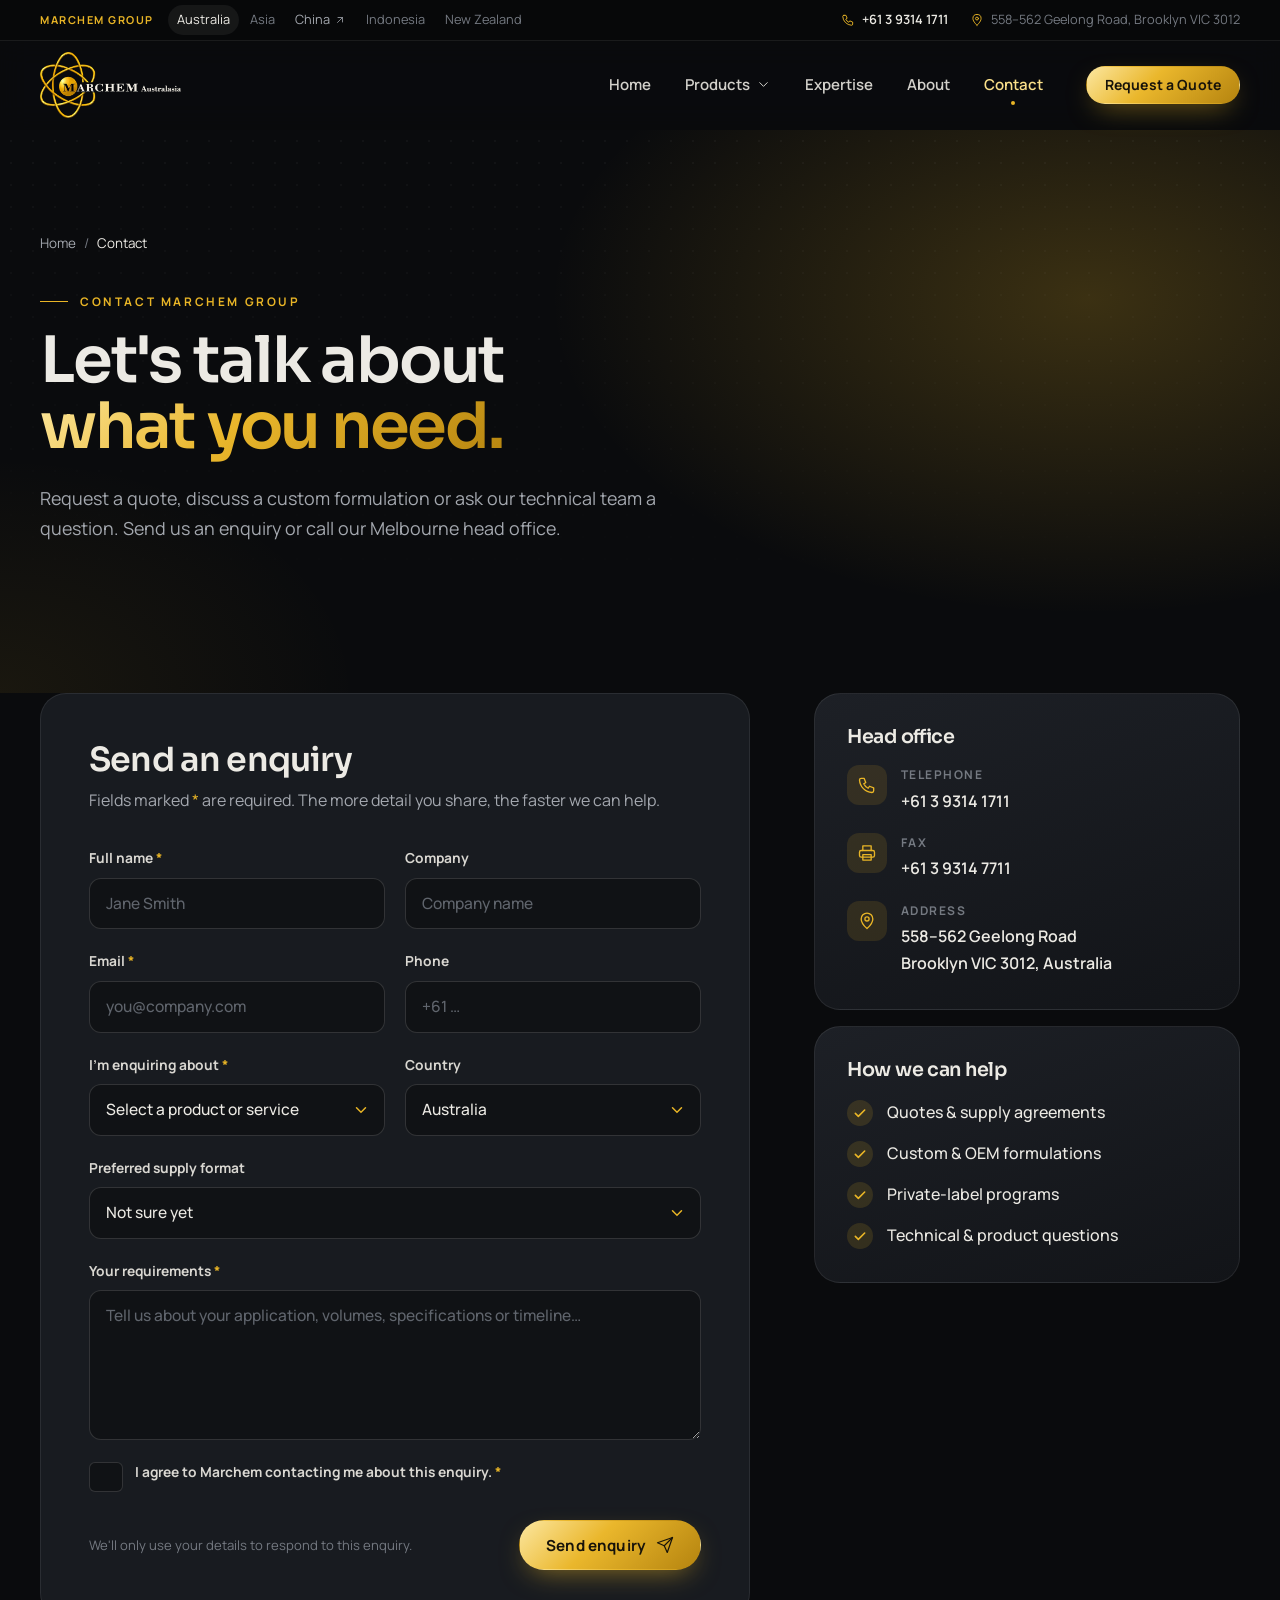
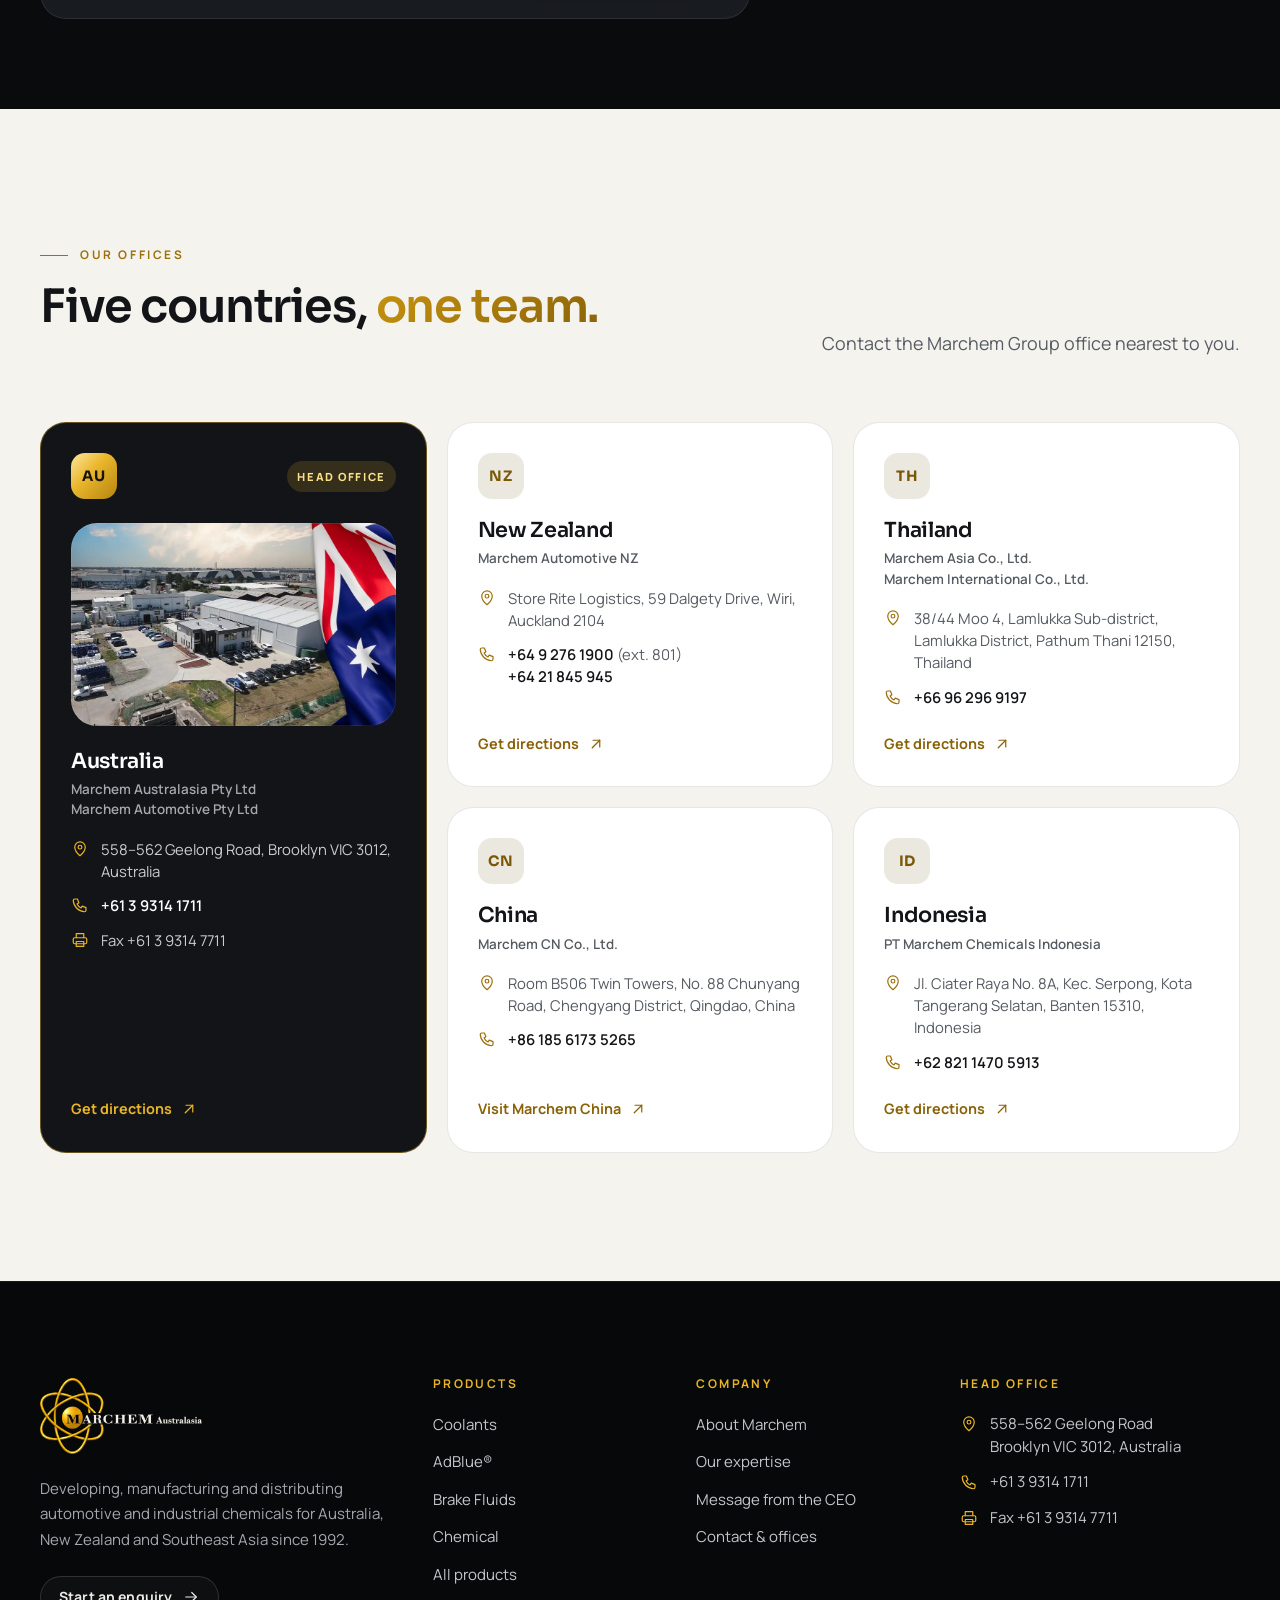
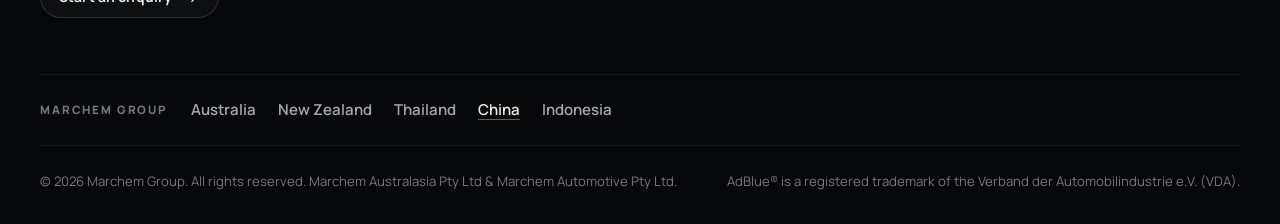
<file: contact.html>
<!doctype html>
<html lang="en-AU">
<head>
<meta charset="utf-8">
<meta name="viewport" content="width=device-width, initial-scale=1">
<script>document.documentElement.classList.add('js')</script>
<title>Contact Marchem | Enquiries, Quotes & Office Locations</title>
<meta name="description" content="Contact Marchem Group. Send an enquiry or request a quote for coolants, AdBlue®, brake fluids or chemical supply. Offices in Melbourne, Auckland, Pathum Thani, Qingdao and Tangerang.">
<link rel="canonical" href="https://marchem.com.au/contact.html">
<meta name="theme-color" content="#0a0b0d">
<meta property="og:type" content="website">
<meta property="og:site_name" content="Marchem Australasia">
<meta property="og:locale" content="en_AU">
<meta property="og:title" content="Contact Marchem | Enquiries, Quotes & Office Locations">
<meta property="og:description" content="Contact Marchem Group. Send an enquiry or request a quote for coolants, AdBlue®, brake fluids or chemical supply. Offices in Melbourne, Auckland, Pathum Thani, Qingdao and Tangerang.">
<meta property="og:url" content="https://marchem.com.au/contact.html">
<meta property="og:image" content="https://marchem.com.au/assets/img/facility-aerial.jpg">
<meta name="twitter:card" content="summary_large_image">
<link rel="icon" type="image/png" sizes="32x32" href="assets/img/favicon-32.png">
<link rel="icon" type="image/png" sizes="64x64" href="assets/img/favicon.png">
<link rel="apple-touch-icon" href="assets/img/apple-touch-icon.png">
<link rel="preconnect" href="https://fonts.googleapis.com">
<link rel="preconnect" href="https://fonts.gstatic.com" crossorigin>
<link rel="stylesheet" href="https://fonts.googleapis.com/css2?family=Manrope:wght@400;500;600;700&family=Sora:wght@500;600;700&display=swap">
<link rel="stylesheet" href="assets/css/style.css">

</head>
<body class="">
<a class="skip" href="#main">Skip to content</a>
<div class="topbar">
  <div class="container topbar__inner">
    <nav class="topbar__group" aria-label="Marchem Group websites">
      <span class="topbar__label">Marchem Group</span>
      <ul class="topbar__regions">
        <li><span class="is-current" aria-current="true">Australia</span></li>
        <li><span>Asia</span></li>
        <li><a href="https://www.marchem.com.cn/" target="_blank" rel="noopener">China <svg class="ico" viewBox="0 0 24 24" fill="none" stroke="currentColor" stroke-width="1.6" stroke-linecap="round" stroke-linejoin="round" aria-hidden="true"><path d="M7 17 17 7"/><path d="M8 7h9v9"/></svg></a></li>
        <li><span>Indonesia</span></li>
        <li><span>New Zealand</span></li>
      </ul>
    </nav>
    <div class="topbar__contact">
      <a href="tel:+61393141711"><svg class="ico" viewBox="0 0 24 24" fill="none" stroke="currentColor" stroke-width="1.6" stroke-linecap="round" stroke-linejoin="round" aria-hidden="true"><path d="M5 4h3.5l2 5-2.4 1.6a11 11 0 0 0 5.3 5.3L15 13.5l5 2V19a2 2 0 0 1-2 2A16 16 0 0 1 3 6a2 2 0 0 1 2-2z"/></svg> +61 3 9314 1711</a>
      <span class="topbar__addr"><svg class="ico" viewBox="0 0 24 24" fill="none" stroke="currentColor" stroke-width="1.6" stroke-linecap="round" stroke-linejoin="round" aria-hidden="true"><path d="M12 21s-7-6.1-7-11.5a7 7 0 0 1 14 0C19 14.9 12 21 12 21z"/><circle cx="12" cy="9.5" r="2.5"/></svg> 558–562 Geelong Road, Brooklyn VIC 3012</span>
    </div>
  </div>
</div>

<header class="header" data-header>
  <div class="container header__inner">
    <a class="brand" href="index.html" aria-label="Marchem Australasia, home">
      <img src="assets/img/logo-light.webp" width="520" height="244" alt="Marchem Australasia">
    </a>

    <nav class="nav" aria-label="Main">
      <ul class="nav__list">
        <li><a class="nav__link" data-nav="home" href="index.html">Home</a></li>
        <li class="has-menu">
          <a class="nav__link" data-nav="products" href="products.html" aria-haspopup="true">Products <svg class="ico" viewBox="0 0 24 24" fill="none" stroke="currentColor" stroke-width="1.6" stroke-linecap="round" stroke-linejoin="round" aria-hidden="true"><path d="m6 9 6 6 6-6"/></svg></a>
          <div class="menu">
            <a class="menu__item" data-nav="coolants" href="coolants.html">
              <span class="menu__dot" style="--c:var(--c-coolant)"></span>
              <span><strong>Coolants</strong><small>ICE, hybrid, EV, fuel-cell &amp; industrial</small></span>
            </a>
            <a class="menu__item" data-nav="adblue" href="adblue.html">
              <span class="menu__dot" style="--c:var(--c-adblue)"></span>
              <span><strong>AdBlue®</strong><small>ISO 22241 supply &amp; performance additive</small></span>
            </a>
            <a class="menu__item" data-nav="brake" href="brake-fluids.html">
              <span class="menu__dot" style="--c:var(--c-brake)"></span>
              <span><strong>Brake Fluids</strong><small>DOT 3, 4, 5.1, racing, EV &amp; private label</small></span>
            </a>
            <a class="menu__item" data-nav="chemical" href="chemical.html">
              <span class="menu__dot" style="--c:var(--c-chem)"></span>
              <span><strong>Chemical</strong><small>Distribution, warehousing &amp; toll blending</small></span>
            </a>
            <a class="menu__all" href="products.html">View all products <svg class="ico" viewBox="0 0 24 24" fill="none" stroke="currentColor" stroke-width="1.6" stroke-linecap="round" stroke-linejoin="round" aria-hidden="true"><path d="M5 12h14"/><path d="m13 6 6 6-6 6"/></svg></a>
          </div>
        </li>
        <li><a class="nav__link" data-nav="expertise" href="expertise.html">Expertise</a></li>
        <li><a class="nav__link" data-nav="about" href="about.html">About</a></li>
        <li><a class="nav__link is-active" data-nav="contact" aria-current="page" href="contact.html">Contact</a></li>
      </ul>
    </nav>

    <a class="btn btn--gold btn--sm header__cta" href="contact.html#enquiry">Request a Quote</a>

    <button class="burger" type="button" aria-label="Open menu" aria-expanded="false" aria-controls="mobile-nav" data-burger>
      <span></span><span></span>
    </button>
  </div>
</header>

<div class="mnav" id="mobile-nav" data-mnav hidden>
  <nav class="mnav__inner" aria-label="Mobile">
    <a class="mnav__link" data-nav="home" href="index.html">Home</a>
    <a class="mnav__link" data-nav="products" href="products.html">Products</a>
    <div class="mnav__sub">
      <a class="mnav__sublink" data-nav="coolants" href="coolants.html"><span class="menu__dot" style="--c:var(--c-coolant)"></span>Coolants</a>
      <a class="mnav__sublink" data-nav="adblue" href="adblue.html"><span class="menu__dot" style="--c:var(--c-adblue)"></span>AdBlue®</a>
      <a class="mnav__sublink" data-nav="brake" href="brake-fluids.html"><span class="menu__dot" style="--c:var(--c-brake)"></span>Brake Fluids</a>
      <a class="mnav__sublink" data-nav="chemical" href="chemical.html"><span class="menu__dot" style="--c:var(--c-chem)"></span>Chemical</a>
    </div>
    <a class="mnav__link" data-nav="expertise" href="expertise.html">Expertise</a>
    <a class="mnav__link" data-nav="about" href="about.html">About</a>
    <a class="mnav__link is-active" data-nav="contact" aria-current="page" href="contact.html">Contact</a>
    <div class="mnav__foot">
      <a class="btn btn--gold" href="contact.html#enquiry">Request a Quote <svg class="ico" viewBox="0 0 24 24" fill="none" stroke="currentColor" stroke-width="1.6" stroke-linecap="round" stroke-linejoin="round" aria-hidden="true"><path d="M5 12h14"/><path d="m13 6 6 6-6 6"/></svg></a>
      <a class="mnav__phone" href="tel:+61393141711"><svg class="ico" viewBox="0 0 24 24" fill="none" stroke="currentColor" stroke-width="1.6" stroke-linecap="round" stroke-linejoin="round" aria-hidden="true"><path d="M5 4h3.5l2 5-2.4 1.6a11 11 0 0 0 5.3 5.3L15 13.5l5 2V19a2 2 0 0 1-2 2A16 16 0 0 1 3 6a2 2 0 0 1 2-2z"/></svg> +61 3 9314 1711</a>
    </div>
  </nav>
</div>

<main id="main">
<section class="phero">
  <div class="container">
    <div class="hero__in" style="max-width:780px">
      <ol class="crumbs"><li><a href="index.html">Home</a></li><li aria-current="page">Contact</li></ol>
      <span class="eyebrow">Contact Marchem Group</span>
      <h1>Let's talk about <span class="gold-text">what you need.</span></h1>
      <p class="lead">Request a quote, discuss a custom formulation or ask our technical team a question. Send us an enquiry or call our Melbourne head office.</p>
    </div>
  </div>
</section>

<section class="section section--tight" style="padding-top:0" id="enquiry">
  <div class="container contact">
    <div class="form-card reveal">
      <div class="form-card__intro">
        <h2>Send an enquiry</h2>
        <p>Fields marked <span style="color:var(--gold)">*</span> are required. The more detail you share, the faster we can help.</p>
      </div>

      <form class="form" id="enquiry-form" action="#" method="post" novalidate data-endpoint="">
        <div class="field">
          <label for="f-name">Full name <span class="req">*</span></label>
          <input id="f-name" name="name" type="text" autocomplete="name" required placeholder="Jane Smith">
          <span class="field__error" role="alert"></span>
        </div>
        <div class="field">
          <label for="f-company">Company</label>
          <input id="f-company" name="company" type="text" autocomplete="organization" placeholder="Company name">
        </div>
        <div class="field">
          <label for="f-email">Email <span class="req">*</span></label>
          <input id="f-email" name="email" type="email" autocomplete="email" required placeholder="you@company.com">
          <span class="field__error" role="alert"></span>
        </div>
        <div class="field">
          <label for="f-phone">Phone</label>
          <input id="f-phone" name="phone" type="tel" autocomplete="tel" placeholder="+61 …">
        </div>
        <div class="field">
          <label for="f-interest">I'm enquiring about <span class="req">*</span></label>
          <select id="f-interest" name="interest" required>
            <option value="" disabled selected>Select a product or service</option>
            <optgroup label="Products">
              <option value="coolants">Coolants &amp; heat-transfer fluids</option>
              <option value="adblue">AdBlue® &amp; performance additive</option>
              <option value="brake-fluids">Brake fluids</option>
              <option value="chemical">Chemical supply &amp; distribution</option>
            </optgroup>
            <optgroup label="Services">
              <option value="toll">Toll manufacturing &amp; blending</option>
              <option value="private-label">Private label &amp; contract packaging</option>
              <option value="custom">Custom formulation / R&amp;D</option>
              <option value="warehousing">Warehousing &amp; logistics</option>
            </optgroup>
            <option value="other">Something else</option>
          </select>
          <span class="field__error" role="alert"></span>
        </div>
        <div class="field">
          <label for="f-country">Country</label>
          <select id="f-country" name="country" autocomplete="country-name">
            <option value="Australia" selected>Australia</option>
            <option>New Zealand</option>
            <option>Thailand</option>
            <option>China</option>
            <option>Indonesia</option>
            <option>Other</option>
          </select>
        </div>
        <div class="field field--full">
          <label for="f-format">Preferred supply format</label>
          <select id="f-format" name="format">
            <option value="" selected>Not sure yet</option>
            <option>Retail packs</option>
            <option>Drums</option>
            <option>IBCs</option>
            <option>Bulk tanker</option>
            <option>Private label</option>
          </select>
        </div>
        <div class="field field--full">
          <label for="f-message">Your requirements <span class="req">*</span></label>
          <textarea id="f-message" name="message" required placeholder="Tell us about your application, volumes, specifications or timeline…"></textarea>
          <span class="field__error" role="alert"></span>
        </div>
        <div class="hp" aria-hidden="true">
          <label for="f-website">Website</label>
          <input id="f-website" name="website" type="text" tabindex="-1" autocomplete="off">
        </div>
        <div class="field field--full">
          <label class="check" for="f-consent">
            <input id="f-consent" name="consent" type="checkbox" required>
            <span>I agree to Marchem contacting me about this enquiry. <span class="req" style="color:var(--gold)">*</span></span>
          </label>
          <span class="field__error" role="alert"></span>
        </div>
        <div class="form-error" role="alert">Sorry, your enquiry couldn't be sent. Please try again, or call us on <a href="tel:+61393141711" style="text-decoration:underline">+61 3 9314 1711</a>.</div>
        <div class="form__foot">
          <p class="form__note">We'll only use your details to respond to this enquiry.</p>
          <button class="btn btn--gold" type="submit">Send enquiry <svg class="ico" viewBox="0 0 24 24" fill="none" stroke="currentColor" stroke-width="1.6" stroke-linecap="round" stroke-linejoin="round" aria-hidden="true"><path d="m22 2-7 20-4-9-9-4z"/><path d="M22 2 11 13"/></svg></button>
        </div>
      </form>

      <div class="form-success" id="form-success" aria-live="polite">
        <div class="form-success__icon"><svg class="ico" viewBox="0 0 24 24" fill="none" stroke="currentColor" stroke-width="1.6" stroke-linecap="round" stroke-linejoin="round" aria-hidden="true"><path d="m5 12.5 4.5 4.5L19 7.5"/></svg></div>
        <h2>Thank you<span data-success-name></span>.</h2>
        <p>Your enquiry has been received. A member of our team will be in touch shortly. For urgent matters, please call <a href="tel:+61393141711" style="color:var(--gold-hi)">+61 3 9314 1711</a>.</p>
        <button class="btn btn--ghost" type="button" data-form-reset style="margin-top:12px">Send another enquiry</button>
      </div>
    </div>

    <div>
      <div class="aside-card reveal" style="--d:100ms">
        <h3>Head office</h3>
        <ul class="aside-list">
          <li><svg class="ico" viewBox="0 0 24 24" fill="none" stroke="currentColor" stroke-width="1.6" stroke-linecap="round" stroke-linejoin="round" aria-hidden="true"><path d="M5 4h3.5l2 5-2.4 1.6a11 11 0 0 0 5.3 5.3L15 13.5l5 2V19a2 2 0 0 1-2 2A16 16 0 0 1 3 6a2 2 0 0 1 2-2z"/></svg><div><small>Telephone</small><a href="tel:+61393141711">+61 3 9314 1711</a></div></li>
          <li><svg class="ico" viewBox="0 0 24 24" fill="none" stroke="currentColor" stroke-width="1.6" stroke-linecap="round" stroke-linejoin="round" aria-hidden="true"><path d="M7 9V3.5h10V9"/><rect x="3" y="9" width="18" height="8" rx="2"/><path d="M7 14h10v6.5H7z"/></svg><div><small>Fax</small><span>+61 3 9314 7711</span></div></li>
          <li><svg class="ico" viewBox="0 0 24 24" fill="none" stroke="currentColor" stroke-width="1.6" stroke-linecap="round" stroke-linejoin="round" aria-hidden="true"><path d="M12 21s-7-6.1-7-11.5a7 7 0 0 1 14 0C19 14.9 12 21 12 21z"/><circle cx="12" cy="9.5" r="2.5"/></svg><div><small>Address</small><span>558–562 Geelong Road<br>Brooklyn VIC 3012, Australia</span></div></li>
        </ul>
      </div>
      <div class="aside-card reveal" style="--d:160ms">
        <h3>How we can help</h3>
        <ul class="checklist" style="margin:0">
          <li><svg class="ico" viewBox="0 0 24 24" fill="none" stroke="currentColor" stroke-width="1.6" stroke-linecap="round" stroke-linejoin="round" aria-hidden="true"><path d="m5 12.5 4.5 4.5L19 7.5"/></svg> Quotes &amp; supply agreements</li>
          <li><svg class="ico" viewBox="0 0 24 24" fill="none" stroke="currentColor" stroke-width="1.6" stroke-linecap="round" stroke-linejoin="round" aria-hidden="true"><path d="m5 12.5 4.5 4.5L19 7.5"/></svg> Custom &amp; OEM formulations</li>
          <li><svg class="ico" viewBox="0 0 24 24" fill="none" stroke="currentColor" stroke-width="1.6" stroke-linecap="round" stroke-linejoin="round" aria-hidden="true"><path d="m5 12.5 4.5 4.5L19 7.5"/></svg> Private-label programs</li>
          <li><svg class="ico" viewBox="0 0 24 24" fill="none" stroke="currentColor" stroke-width="1.6" stroke-linecap="round" stroke-linejoin="round" aria-hidden="true"><path d="m5 12.5 4.5 4.5L19 7.5"/></svg> Technical &amp; product questions</li>
        </ul>
      </div>
    </div>
  </div>
</section>

<section class="section section--light" id="offices">
  <div class="container">
    <div class="shead shead--split">
      <div class="reveal">
        <span class="eyebrow">Our offices</span>
        <h2>Five countries, <span class="gold-text">one team.</span></h2>
      </div>
      <p class="lead reveal" style="--d:100ms">Contact the Marchem Group office nearest to you.</p>
    </div>

    <div class="offices">
      <article class="office office--hq reveal">
        <div class="office__top"><span class="office__code">AU</span><span class="office__badge">Head office</span></div>
        <div class="frame">
          <picture>
            <source type="image/webp" srcset="assets/img/facility-aerial-900.webp">
            <img src="assets/img/facility-aerial.jpg" width="1613" height="1207" alt="Marchem Australasia head office, Brooklyn VIC" loading="lazy">
          </picture>
        </div>
        <h3>Australia</h3>
        <p class="office__entity">Marchem Australasia Pty Ltd<br>Marchem Automotive Pty Ltd</p>
        <ul class="office__lines">
          <li><svg class="ico" viewBox="0 0 24 24" fill="none" stroke="currentColor" stroke-width="1.6" stroke-linecap="round" stroke-linejoin="round" aria-hidden="true"><path d="M12 21s-7-6.1-7-11.5a7 7 0 0 1 14 0C19 14.9 12 21 12 21z"/><circle cx="12" cy="9.5" r="2.5"/></svg><span>558–562 Geelong Road, Brooklyn VIC 3012, Australia</span></li>
          <li><svg class="ico" viewBox="0 0 24 24" fill="none" stroke="currentColor" stroke-width="1.6" stroke-linecap="round" stroke-linejoin="round" aria-hidden="true"><path d="M5 4h3.5l2 5-2.4 1.6a11 11 0 0 0 5.3 5.3L15 13.5l5 2V19a2 2 0 0 1-2 2A16 16 0 0 1 3 6a2 2 0 0 1 2-2z"/></svg><a href="tel:+61393141711">+61 3 9314 1711</a></li>
          <li><svg class="ico" viewBox="0 0 24 24" fill="none" stroke="currentColor" stroke-width="1.6" stroke-linecap="round" stroke-linejoin="round" aria-hidden="true"><path d="M7 9V3.5h10V9"/><rect x="3" y="9" width="18" height="8" rx="2"/><path d="M7 14h10v6.5H7z"/></svg><span>Fax +61 3 9314 7711</span></li>
        </ul>
        <a class="link-arrow" href="https://www.google.com/maps/search/?api=1&amp;query=558-562+Geelong+Road+Brooklyn+VIC+3012+Australia" target="_blank" rel="noopener">Get directions <svg class="ico" viewBox="0 0 24 24" fill="none" stroke="currentColor" stroke-width="1.6" stroke-linecap="round" stroke-linejoin="round" aria-hidden="true"><path d="M7 17 17 7"/><path d="M8 7h9v9"/></svg></a>
      </article>

      <article class="office reveal" style="--d:60ms">
        <div class="office__top"><span class="office__code">NZ</span></div>
        <h3>New Zealand</h3>
        <p class="office__entity">Marchem Automotive NZ</p>
        <ul class="office__lines">
          <li><svg class="ico" viewBox="0 0 24 24" fill="none" stroke="currentColor" stroke-width="1.6" stroke-linecap="round" stroke-linejoin="round" aria-hidden="true"><path d="M12 21s-7-6.1-7-11.5a7 7 0 0 1 14 0C19 14.9 12 21 12 21z"/><circle cx="12" cy="9.5" r="2.5"/></svg><span>Store Rite Logistics, 59 Dalgety Drive, Wiri, Auckland 2104</span></li>
          <li><svg class="ico" viewBox="0 0 24 24" fill="none" stroke="currentColor" stroke-width="1.6" stroke-linecap="round" stroke-linejoin="round" aria-hidden="true"><path d="M5 4h3.5l2 5-2.4 1.6a11 11 0 0 0 5.3 5.3L15 13.5l5 2V19a2 2 0 0 1-2 2A16 16 0 0 1 3 6a2 2 0 0 1 2-2z"/></svg><span><a href="tel:+6492761900">+64 9 276 1900</a> (ext. 801)<br><a href="tel:+6421845945">+64 21 845 945</a></span></li>
        </ul>
        <a class="link-arrow" href="https://www.google.com/maps/search/?api=1&amp;query=59+Dalgety+Drive+Wiri+Auckland+2104" target="_blank" rel="noopener">Get directions <svg class="ico" viewBox="0 0 24 24" fill="none" stroke="currentColor" stroke-width="1.6" stroke-linecap="round" stroke-linejoin="round" aria-hidden="true"><path d="M7 17 17 7"/><path d="M8 7h9v9"/></svg></a>
      </article>

      <article class="office reveal" style="--d:120ms">
        <div class="office__top"><span class="office__code">TH</span></div>
        <h3>Thailand</h3>
        <p class="office__entity">Marchem Asia Co., Ltd.<br>Marchem International Co., Ltd.</p>
        <ul class="office__lines">
          <li><svg class="ico" viewBox="0 0 24 24" fill="none" stroke="currentColor" stroke-width="1.6" stroke-linecap="round" stroke-linejoin="round" aria-hidden="true"><path d="M12 21s-7-6.1-7-11.5a7 7 0 0 1 14 0C19 14.9 12 21 12 21z"/><circle cx="12" cy="9.5" r="2.5"/></svg><span>38/44 Moo 4, Lamlukka Sub-district, Lamlukka District, Pathum Thani 12150, Thailand</span></li>
          <li><svg class="ico" viewBox="0 0 24 24" fill="none" stroke="currentColor" stroke-width="1.6" stroke-linecap="round" stroke-linejoin="round" aria-hidden="true"><path d="M5 4h3.5l2 5-2.4 1.6a11 11 0 0 0 5.3 5.3L15 13.5l5 2V19a2 2 0 0 1-2 2A16 16 0 0 1 3 6a2 2 0 0 1 2-2z"/></svg><a href="tel:+66962969197">+66 96 296 9197</a></li>
        </ul>
        <a class="link-arrow" href="https://www.google.com/maps/search/?api=1&amp;query=38%2F44+Moo+4+Lam+Luk+Ka+Pathum+Thani+12150" target="_blank" rel="noopener">Get directions <svg class="ico" viewBox="0 0 24 24" fill="none" stroke="currentColor" stroke-width="1.6" stroke-linecap="round" stroke-linejoin="round" aria-hidden="true"><path d="M7 17 17 7"/><path d="M8 7h9v9"/></svg></a>
      </article>

      <article class="office reveal" style="--d:60ms">
        <div class="office__top"><span class="office__code">CN</span></div>
        <h3>China</h3>
        <p class="office__entity">Marchem CN Co., Ltd.</p>
        <ul class="office__lines">
          <li><svg class="ico" viewBox="0 0 24 24" fill="none" stroke="currentColor" stroke-width="1.6" stroke-linecap="round" stroke-linejoin="round" aria-hidden="true"><path d="M12 21s-7-6.1-7-11.5a7 7 0 0 1 14 0C19 14.9 12 21 12 21z"/><circle cx="12" cy="9.5" r="2.5"/></svg><span>Room B506 Twin Towers, No. 88 Chunyang Road, Chengyang District, Qingdao, China</span></li>
          <li><svg class="ico" viewBox="0 0 24 24" fill="none" stroke="currentColor" stroke-width="1.6" stroke-linecap="round" stroke-linejoin="round" aria-hidden="true"><path d="M5 4h3.5l2 5-2.4 1.6a11 11 0 0 0 5.3 5.3L15 13.5l5 2V19a2 2 0 0 1-2 2A16 16 0 0 1 3 6a2 2 0 0 1 2-2z"/></svg><a href="tel:+8618561735265">+86 185 6173 5265</a></li>
        </ul>
        <a class="link-arrow" href="https://www.marchem.com.cn/" target="_blank" rel="noopener">Visit Marchem China <svg class="ico" viewBox="0 0 24 24" fill="none" stroke="currentColor" stroke-width="1.6" stroke-linecap="round" stroke-linejoin="round" aria-hidden="true"><path d="M7 17 17 7"/><path d="M8 7h9v9"/></svg></a>
      </article>

      <article class="office reveal" style="--d:120ms">
        <div class="office__top"><span class="office__code">ID</span></div>
        <h3>Indonesia</h3>
        <p class="office__entity">PT Marchem Chemicals Indonesia</p>
        <ul class="office__lines">
          <li><svg class="ico" viewBox="0 0 24 24" fill="none" stroke="currentColor" stroke-width="1.6" stroke-linecap="round" stroke-linejoin="round" aria-hidden="true"><path d="M12 21s-7-6.1-7-11.5a7 7 0 0 1 14 0C19 14.9 12 21 12 21z"/><circle cx="12" cy="9.5" r="2.5"/></svg><span>Jl. Ciater Raya No. 8A, Kec. Serpong, Kota Tangerang Selatan, Banten 15310, Indonesia</span></li>
          <li><svg class="ico" viewBox="0 0 24 24" fill="none" stroke="currentColor" stroke-width="1.6" stroke-linecap="round" stroke-linejoin="round" aria-hidden="true"><path d="M5 4h3.5l2 5-2.4 1.6a11 11 0 0 0 5.3 5.3L15 13.5l5 2V19a2 2 0 0 1-2 2A16 16 0 0 1 3 6a2 2 0 0 1 2-2z"/></svg><a href="tel:+6282114705913">+62 821 1470 5913</a></li>
        </ul>
        <a class="link-arrow" href="https://www.google.com/maps/search/?api=1&amp;query=Jl.+Ciater+Raya+No.+8A+Serpong+Tangerang+Selatan+Banten+15310" target="_blank" rel="noopener">Get directions <svg class="ico" viewBox="0 0 24 24" fill="none" stroke="currentColor" stroke-width="1.6" stroke-linecap="round" stroke-linejoin="round" aria-hidden="true"><path d="M7 17 17 7"/><path d="M8 7h9v9"/></svg></a>
      </article>
    </div>
  </div>
</section>

</main>
<footer class="footer">
  <div class="container">
    <div class="footer__grid">
      <div class="footer__brand">
        <a href="index.html" aria-label="Marchem Australasia, home"><img src="assets/img/logo-light.webp" width="520" height="244" alt="Marchem Australasia" loading="lazy"></a>
        <p>Developing, manufacturing and distributing automotive and industrial chemicals for Australia, New Zealand and Southeast Asia since 1992.</p>
        <a class="btn btn--ghost btn--sm" href="contact.html#enquiry">Start an enquiry <svg class="ico" viewBox="0 0 24 24" fill="none" stroke="currentColor" stroke-width="1.6" stroke-linecap="round" stroke-linejoin="round" aria-hidden="true"><path d="M5 12h14"/><path d="m13 6 6 6-6 6"/></svg></a>
      </div>

      <div class="footer__col">
        <h3>Products</h3>
        <ul>
          <li><a href="coolants.html">Coolants</a></li>
          <li><a href="adblue.html">AdBlue®</a></li>
          <li><a href="brake-fluids.html">Brake Fluids</a></li>
          <li><a href="chemical.html">Chemical</a></li>
          <li><a href="products.html">All products</a></li>
        </ul>
      </div>

      <div class="footer__col">
        <h3>Company</h3>
        <ul>
          <li><a href="about.html">About Marchem</a></li>
          <li><a href="expertise.html">Our expertise</a></li>
          <li><a href="about.html#ceo">Message from the CEO</a></li>
          <li><a href="contact.html">Contact &amp; offices</a></li>
        </ul>
      </div>

      <div class="footer__col footer__contact">
        <h3>Head office</h3>
        <ul>
          <li><svg class="ico" viewBox="0 0 24 24" fill="none" stroke="currentColor" stroke-width="1.6" stroke-linecap="round" stroke-linejoin="round" aria-hidden="true"><path d="M12 21s-7-6.1-7-11.5a7 7 0 0 1 14 0C19 14.9 12 21 12 21z"/><circle cx="12" cy="9.5" r="2.5"/></svg><span>558–562 Geelong Road<br>Brooklyn VIC 3012, Australia</span></li>
          <li><svg class="ico" viewBox="0 0 24 24" fill="none" stroke="currentColor" stroke-width="1.6" stroke-linecap="round" stroke-linejoin="round" aria-hidden="true"><path d="M5 4h3.5l2 5-2.4 1.6a11 11 0 0 0 5.3 5.3L15 13.5l5 2V19a2 2 0 0 1-2 2A16 16 0 0 1 3 6a2 2 0 0 1 2-2z"/></svg><a href="tel:+61393141711">+61 3 9314 1711</a></li>
          <li><svg class="ico" viewBox="0 0 24 24" fill="none" stroke="currentColor" stroke-width="1.6" stroke-linecap="round" stroke-linejoin="round" aria-hidden="true"><path d="M7 9V3.5h10V9"/><rect x="3" y="9" width="18" height="8" rx="2"/><path d="M7 14h10v6.5H7z"/></svg><span>Fax +61 3 9314 7711</span></li>
        </ul>
      </div>
    </div>

    <div class="footer__group">
      <span>Marchem Group</span>
      <ul>
        <li>Australia</li>
        <li>New Zealand</li>
        <li>Thailand</li>
        <li><a href="https://www.marchem.com.cn/" target="_blank" rel="noopener">China</a></li>
        <li>Indonesia</li>
      </ul>
    </div>

    <div class="footer__bottom">
      <p>© <span data-year>2026</span> Marchem Group. All rights reserved. Marchem Australasia Pty Ltd &amp; Marchem Automotive Pty Ltd.</p>
      <p class="footer__tm">AdBlue® is a registered trademark of the Verband der Automobilindustrie e.V. (VDA).</p>
    </div>
  </div>
</footer>

<script src="assets/js/main.js" defer></script>
</body>
</html>
</file>
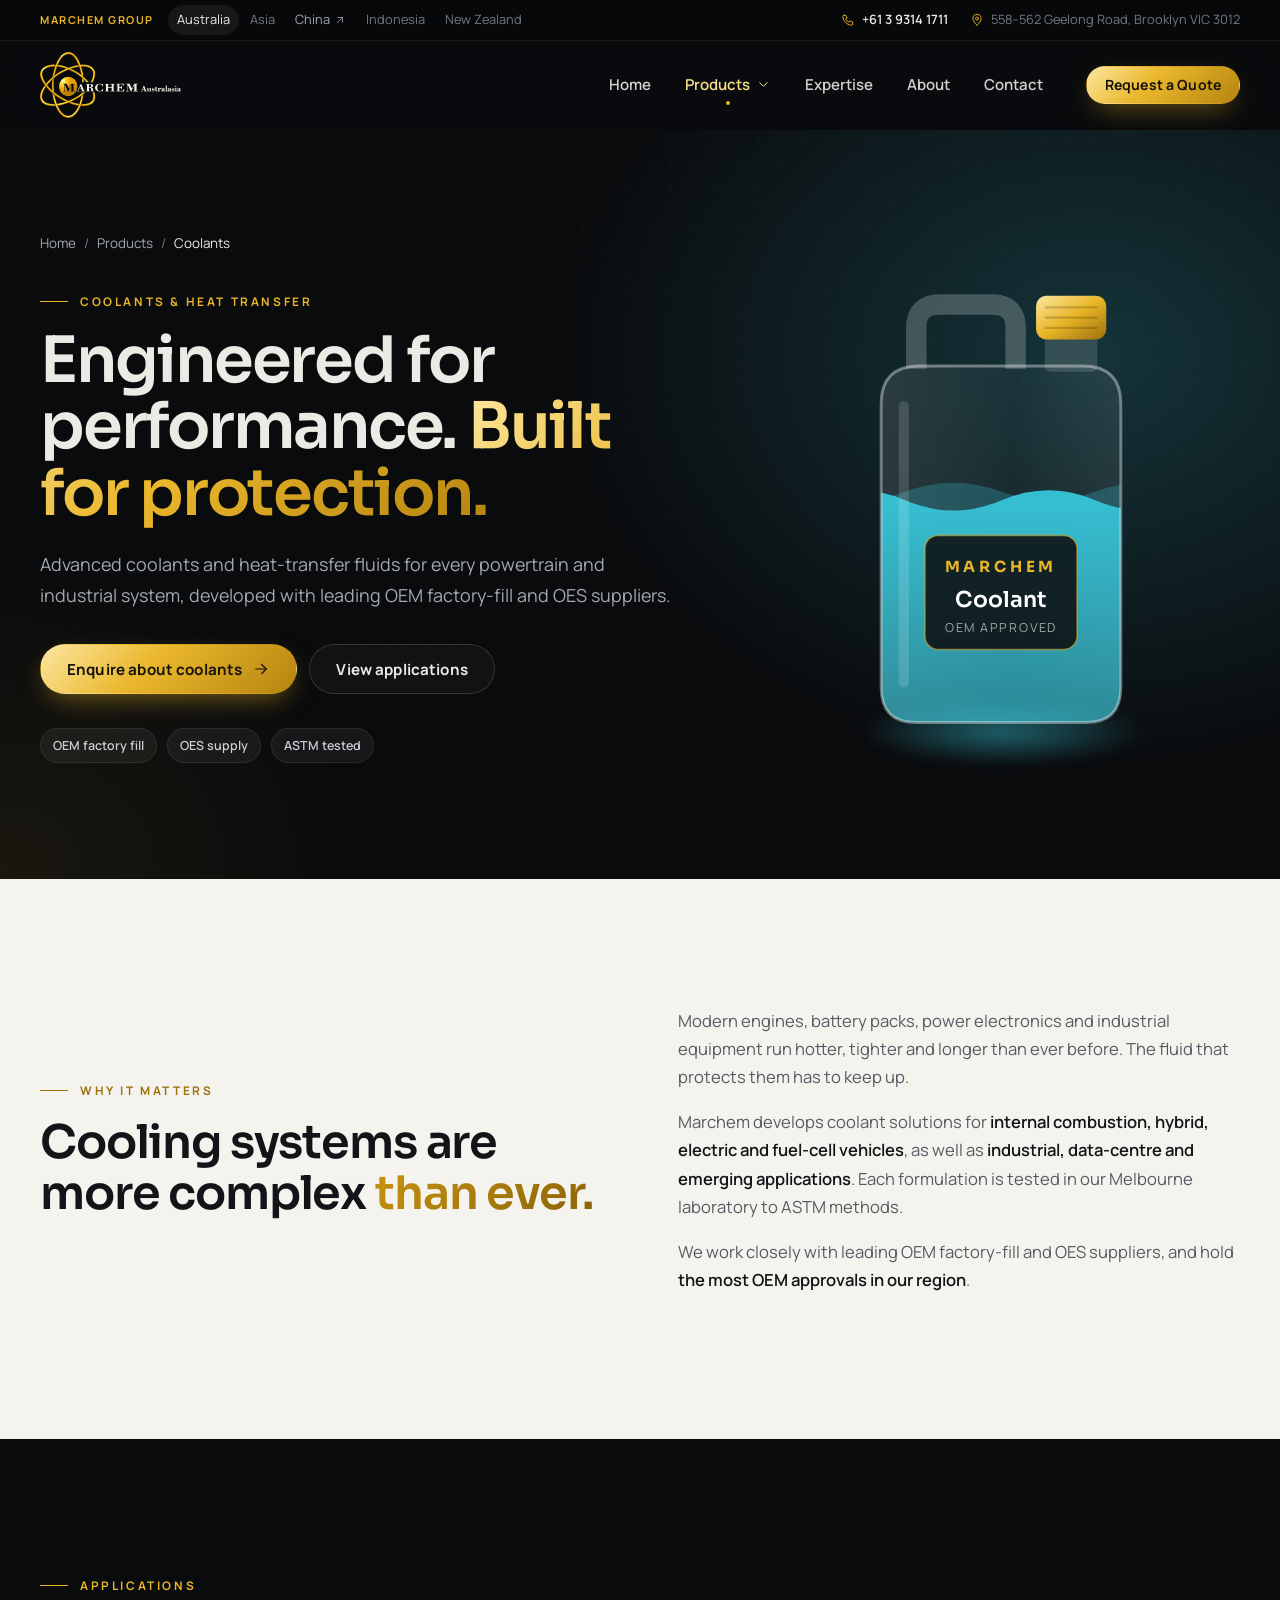
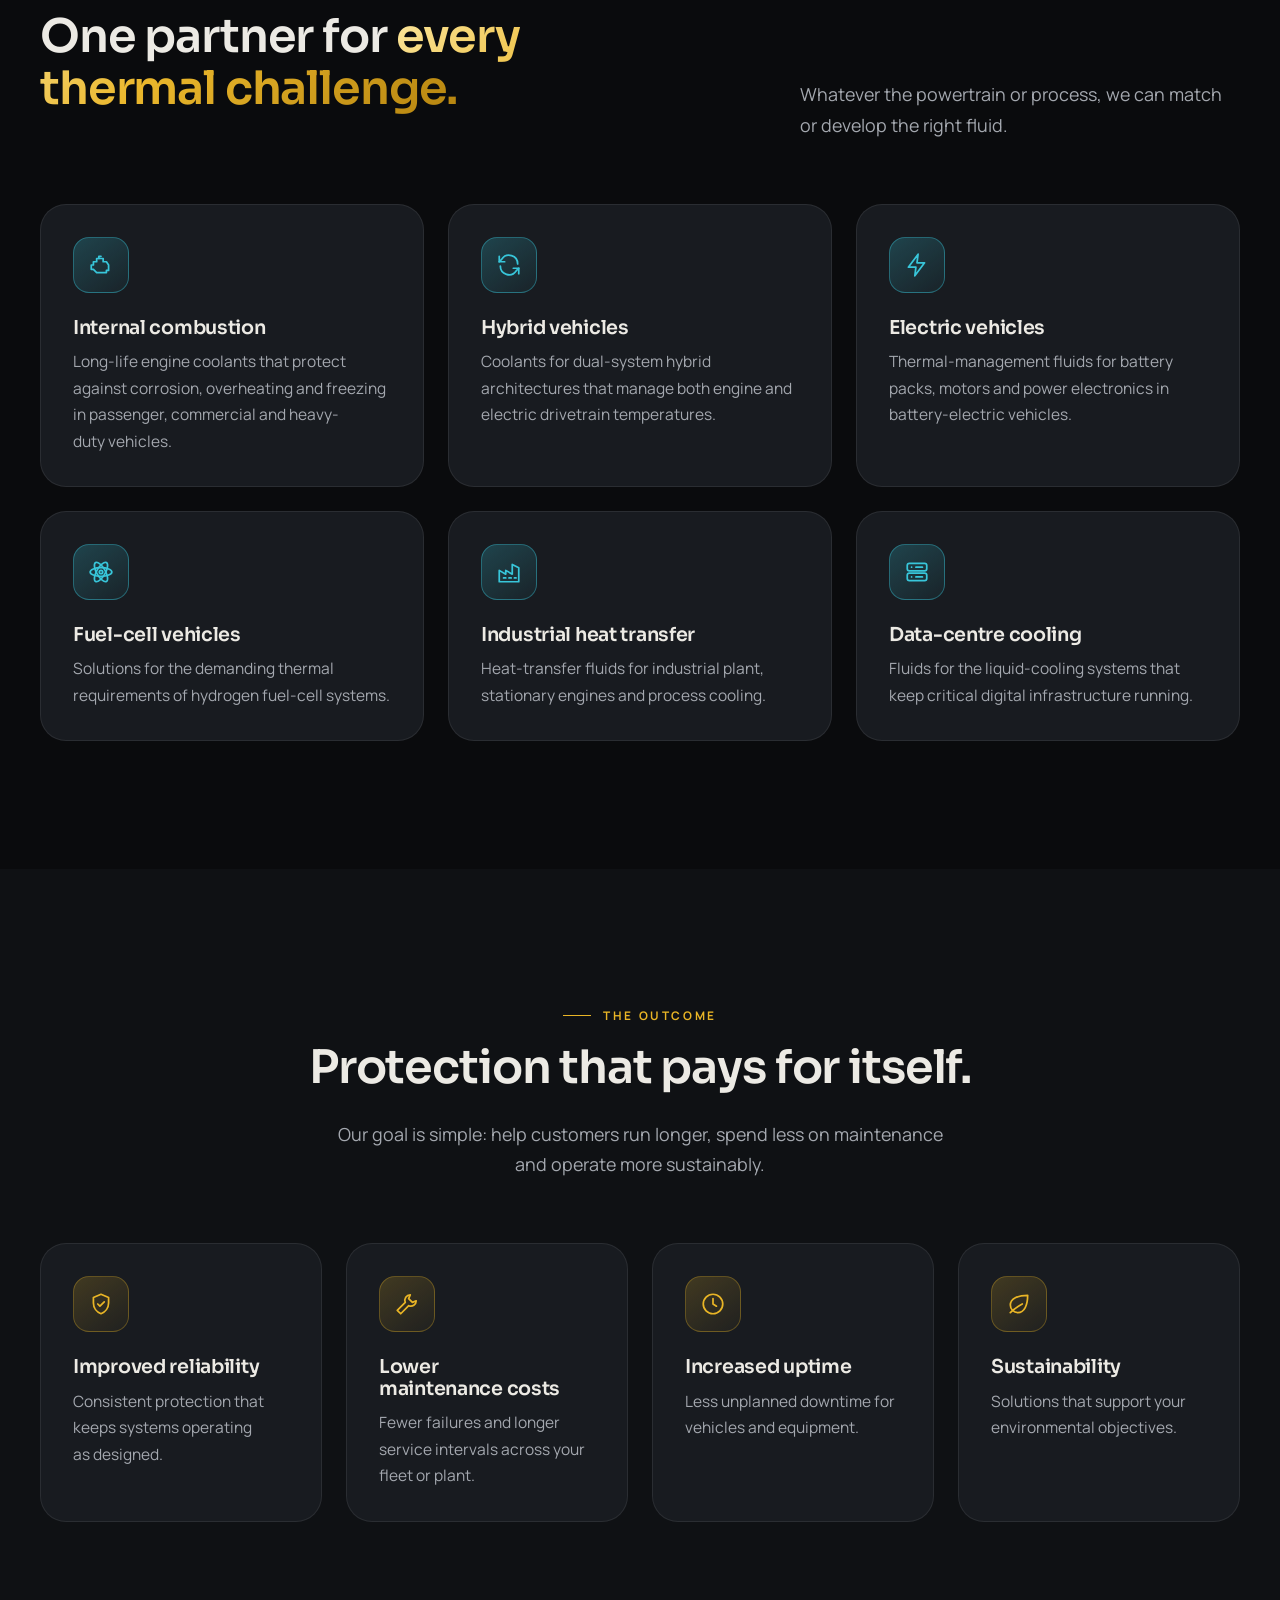
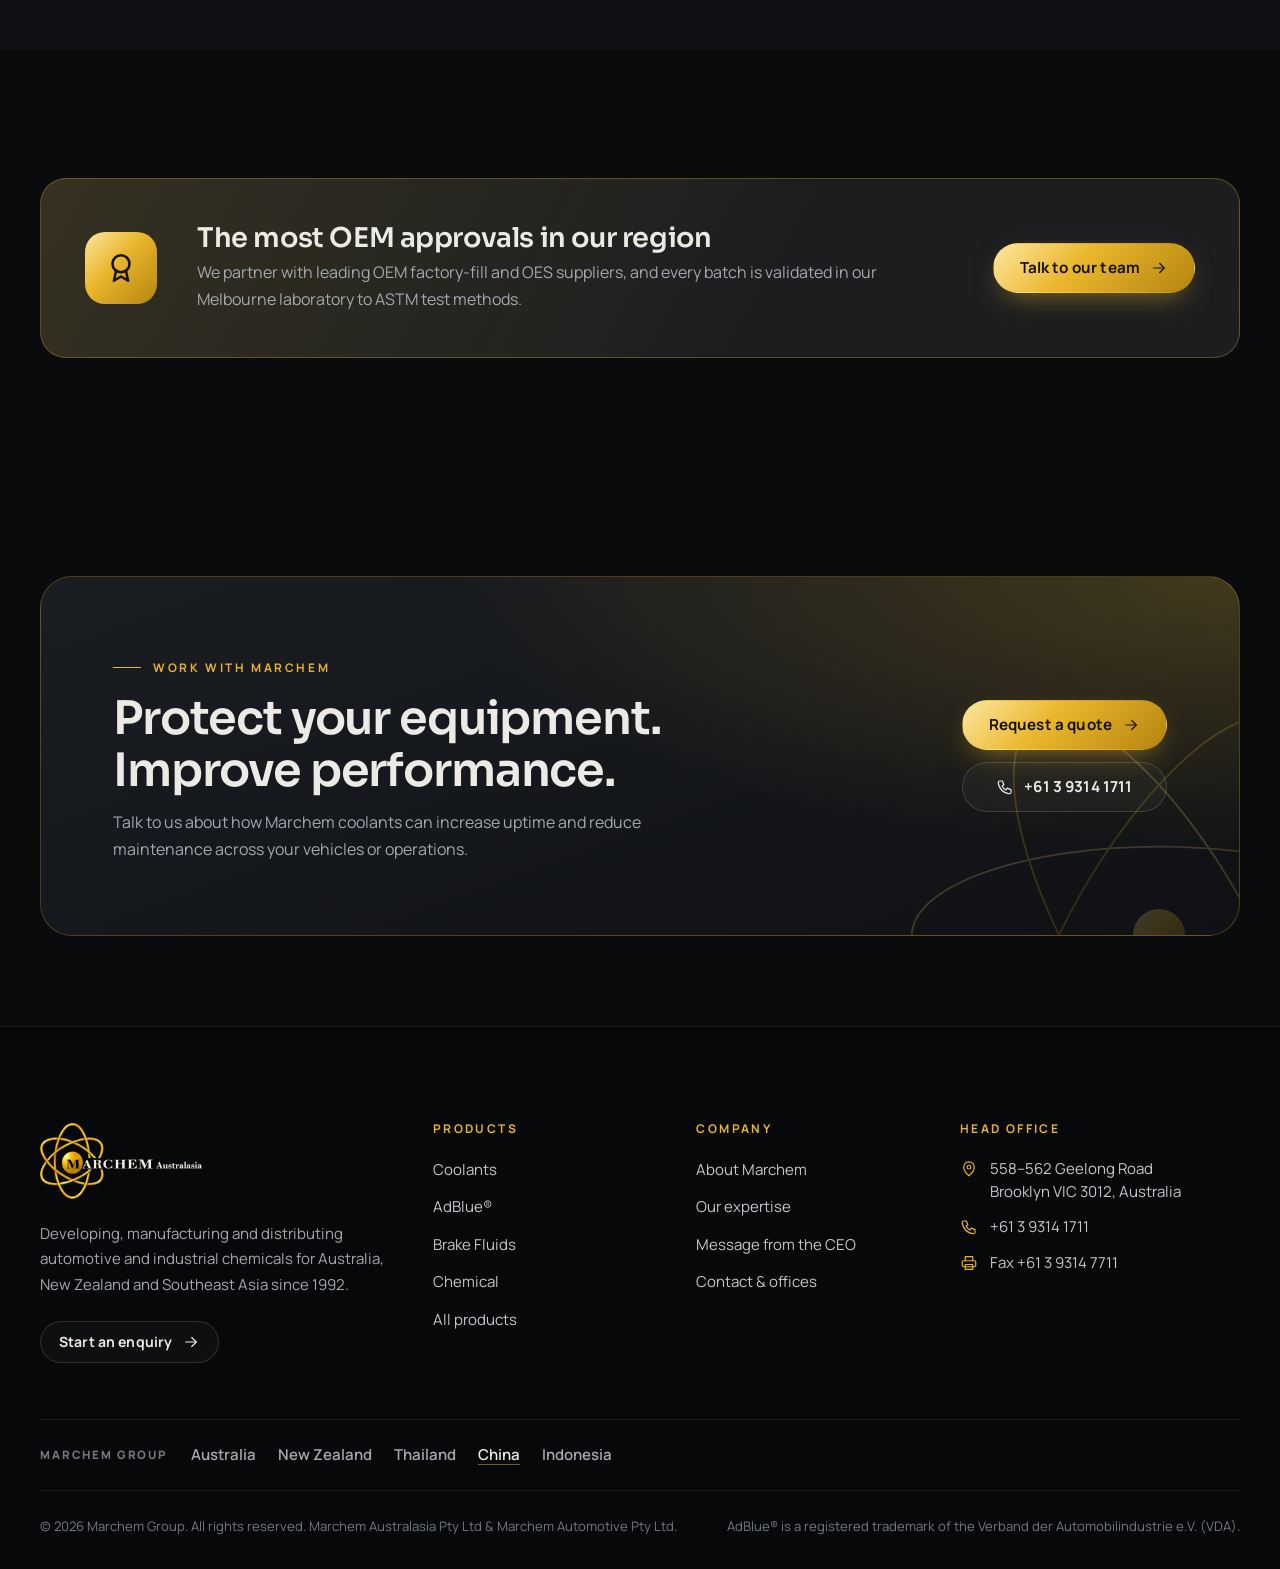
<file: coolants.html>
<!doctype html>
<html lang="en-AU">
<head>
<meta charset="utf-8">
<meta name="viewport" content="width=device-width, initial-scale=1">
<script>document.documentElement.classList.add('js')</script>
<title>Coolants for ICE, Hybrid, EV, Fuel-Cell & Industrial | Marchem</title>
<meta name="description" content="Marchem coolants and heat-transfer fluids for internal combustion, hybrid, electric and fuel-cell vehicles, industrial systems and data-centre cooling. Developed with OEM factory-fill and OES suppliers.">
<link rel="canonical" href="https://marchem.com.au/coolants.html">
<meta name="theme-color" content="#0a0b0d">
<meta property="og:type" content="website">
<meta property="og:site_name" content="Marchem Australasia">
<meta property="og:locale" content="en_AU">
<meta property="og:title" content="Coolants for ICE, Hybrid, EV, Fuel-Cell & Industrial | Marchem">
<meta property="og:description" content="Marchem coolants and heat-transfer fluids for internal combustion, hybrid, electric and fuel-cell vehicles, industrial systems and data-centre cooling. Developed with OEM factory-fill and OES suppliers.">
<meta property="og:url" content="https://marchem.com.au/coolants.html">
<meta property="og:image" content="https://marchem.com.au/assets/img/facility-aerial.jpg">
<meta name="twitter:card" content="summary_large_image">
<link rel="icon" type="image/png" sizes="32x32" href="assets/img/favicon-32.png">
<link rel="icon" type="image/png" sizes="64x64" href="assets/img/favicon.png">
<link rel="apple-touch-icon" href="assets/img/apple-touch-icon.png">
<link rel="preconnect" href="https://fonts.googleapis.com">
<link rel="preconnect" href="https://fonts.gstatic.com" crossorigin>
<link rel="stylesheet" href="https://fonts.googleapis.com/css2?family=Manrope:wght@400;500;600;700&family=Sora:wght@500;600;700&display=swap">
<link rel="stylesheet" href="assets/css/style.css">

</head>
<body class="">
<a class="skip" href="#main">Skip to content</a>
<div class="topbar">
  <div class="container topbar__inner">
    <nav class="topbar__group" aria-label="Marchem Group websites">
      <span class="topbar__label">Marchem Group</span>
      <ul class="topbar__regions">
        <li><span class="is-current" aria-current="true">Australia</span></li>
        <li><span>Asia</span></li>
        <li><a href="https://www.marchem.com.cn/" target="_blank" rel="noopener">China <svg class="ico" viewBox="0 0 24 24" fill="none" stroke="currentColor" stroke-width="1.6" stroke-linecap="round" stroke-linejoin="round" aria-hidden="true"><path d="M7 17 17 7"/><path d="M8 7h9v9"/></svg></a></li>
        <li><span>Indonesia</span></li>
        <li><span>New Zealand</span></li>
      </ul>
    </nav>
    <div class="topbar__contact">
      <a href="tel:+61393141711"><svg class="ico" viewBox="0 0 24 24" fill="none" stroke="currentColor" stroke-width="1.6" stroke-linecap="round" stroke-linejoin="round" aria-hidden="true"><path d="M5 4h3.5l2 5-2.4 1.6a11 11 0 0 0 5.3 5.3L15 13.5l5 2V19a2 2 0 0 1-2 2A16 16 0 0 1 3 6a2 2 0 0 1 2-2z"/></svg> +61 3 9314 1711</a>
      <span class="topbar__addr"><svg class="ico" viewBox="0 0 24 24" fill="none" stroke="currentColor" stroke-width="1.6" stroke-linecap="round" stroke-linejoin="round" aria-hidden="true"><path d="M12 21s-7-6.1-7-11.5a7 7 0 0 1 14 0C19 14.9 12 21 12 21z"/><circle cx="12" cy="9.5" r="2.5"/></svg> 558–562 Geelong Road, Brooklyn VIC 3012</span>
    </div>
  </div>
</div>

<header class="header" data-header>
  <div class="container header__inner">
    <a class="brand" href="index.html" aria-label="Marchem Australasia, home">
      <img src="assets/img/logo-light.webp" width="520" height="244" alt="Marchem Australasia">
    </a>

    <nav class="nav" aria-label="Main">
      <ul class="nav__list">
        <li><a class="nav__link" data-nav="home" href="index.html">Home</a></li>
        <li class="has-menu">
          <a class="nav__link is-active" data-nav="products" href="products.html" aria-haspopup="true">Products <svg class="ico" viewBox="0 0 24 24" fill="none" stroke="currentColor" stroke-width="1.6" stroke-linecap="round" stroke-linejoin="round" aria-hidden="true"><path d="m6 9 6 6 6-6"/></svg></a>
          <div class="menu">
            <a class="menu__item is-active" data-nav="coolants" aria-current="page" href="coolants.html">
              <span class="menu__dot" style="--c:var(--c-coolant)"></span>
              <span><strong>Coolants</strong><small>ICE, hybrid, EV, fuel-cell &amp; industrial</small></span>
            </a>
            <a class="menu__item" data-nav="adblue" href="adblue.html">
              <span class="menu__dot" style="--c:var(--c-adblue)"></span>
              <span><strong>AdBlue®</strong><small>ISO 22241 supply &amp; performance additive</small></span>
            </a>
            <a class="menu__item" data-nav="brake" href="brake-fluids.html">
              <span class="menu__dot" style="--c:var(--c-brake)"></span>
              <span><strong>Brake Fluids</strong><small>DOT 3, 4, 5.1, racing, EV &amp; private label</small></span>
            </a>
            <a class="menu__item" data-nav="chemical" href="chemical.html">
              <span class="menu__dot" style="--c:var(--c-chem)"></span>
              <span><strong>Chemical</strong><small>Distribution, warehousing &amp; toll blending</small></span>
            </a>
            <a class="menu__all" href="products.html">View all products <svg class="ico" viewBox="0 0 24 24" fill="none" stroke="currentColor" stroke-width="1.6" stroke-linecap="round" stroke-linejoin="round" aria-hidden="true"><path d="M5 12h14"/><path d="m13 6 6 6-6 6"/></svg></a>
          </div>
        </li>
        <li><a class="nav__link" data-nav="expertise" href="expertise.html">Expertise</a></li>
        <li><a class="nav__link" data-nav="about" href="about.html">About</a></li>
        <li><a class="nav__link" data-nav="contact" href="contact.html">Contact</a></li>
      </ul>
    </nav>

    <a class="btn btn--gold btn--sm header__cta" href="contact.html#enquiry">Request a Quote</a>

    <button class="burger" type="button" aria-label="Open menu" aria-expanded="false" aria-controls="mobile-nav" data-burger>
      <span></span><span></span>
    </button>
  </div>
</header>

<div class="mnav" id="mobile-nav" data-mnav hidden>
  <nav class="mnav__inner" aria-label="Mobile">
    <a class="mnav__link" data-nav="home" href="index.html">Home</a>
    <a class="mnav__link is-active" data-nav="products" href="products.html">Products</a>
    <div class="mnav__sub">
      <a class="mnav__sublink is-active" data-nav="coolants" aria-current="page" href="coolants.html"><span class="menu__dot" style="--c:var(--c-coolant)"></span>Coolants</a>
      <a class="mnav__sublink" data-nav="adblue" href="adblue.html"><span class="menu__dot" style="--c:var(--c-adblue)"></span>AdBlue®</a>
      <a class="mnav__sublink" data-nav="brake" href="brake-fluids.html"><span class="menu__dot" style="--c:var(--c-brake)"></span>Brake Fluids</a>
      <a class="mnav__sublink" data-nav="chemical" href="chemical.html"><span class="menu__dot" style="--c:var(--c-chem)"></span>Chemical</a>
    </div>
    <a class="mnav__link" data-nav="expertise" href="expertise.html">Expertise</a>
    <a class="mnav__link" data-nav="about" href="about.html">About</a>
    <a class="mnav__link" data-nav="contact" href="contact.html">Contact</a>
    <div class="mnav__foot">
      <a class="btn btn--gold" href="contact.html#enquiry">Request a Quote <svg class="ico" viewBox="0 0 24 24" fill="none" stroke="currentColor" stroke-width="1.6" stroke-linecap="round" stroke-linejoin="round" aria-hidden="true"><path d="M5 12h14"/><path d="m13 6 6 6-6 6"/></svg></a>
      <a class="mnav__phone" href="tel:+61393141711"><svg class="ico" viewBox="0 0 24 24" fill="none" stroke="currentColor" stroke-width="1.6" stroke-linecap="round" stroke-linejoin="round" aria-hidden="true"><path d="M5 4h3.5l2 5-2.4 1.6a11 11 0 0 0 5.3 5.3L15 13.5l5 2V19a2 2 0 0 1-2 2A16 16 0 0 1 3 6a2 2 0 0 1 2-2z"/></svg> +61 3 9314 1711</a>
    </div>
  </nav>
</div>

<main id="main">
<section class="phero" style="--accent:var(--c-coolant)">
  <div class="container phero__grid">
    <div class="hero__in">
      <ol class="crumbs"><li><a href="index.html">Home</a></li><li><a href="products.html">Products</a></li><li aria-current="page">Coolants</li></ol>
      <span class="eyebrow">Coolants &amp; heat transfer</span>
      <h1>Engineered for performance. <span class="gold-text">Built for protection.</span></h1>
      <p class="lead">Advanced coolants and heat-transfer fluids for every powertrain and industrial system, developed with leading OEM factory-fill and OES suppliers.</p>
      <div class="phero__actions">
        <a class="btn btn--gold" href="contact.html?interest=coolants#enquiry">Enquire about coolants <svg class="ico" viewBox="0 0 24 24" fill="none" stroke="currentColor" stroke-width="1.6" stroke-linecap="round" stroke-linejoin="round" aria-hidden="true"><path d="M5 12h14"/><path d="m13 6 6 6-6 6"/></svg></a>
        <a class="btn btn--ghost" href="#applications">View applications</a>
      </div>
      <div class="phero__facts chips"><span class="chip">OEM factory fill</span><span class="chip">OES supply</span><span class="chip">ASTM tested</span></div>
    </div>
    <div class="pvisual pvisual--lg" style="--accent:#38c6da">
  <svg class="pvisual__svg" viewBox="0 0 260 340" role="img" aria-label="Marchem Coolant container">
    <defs>
      <clipPath id="c-hero-clip"><path d="M48 106q0-26 26-26h112q26 0 26 26v194q0 24-24 24H72q-24 0-24-24z"/></clipPath>
      <linearGradient id="c-hero-liq" x1="0" y1="0" x2="0" y2="1">
        <stop offset="0" stop-color="#38c6da" stop-opacity=".95"/><stop offset="1" stop-color="#38c6da" stop-opacity=".45"/>
      </linearGradient>
      <linearGradient id="c-hero-body" x1="0" y1="0" x2="1" y2="0">
        <stop offset="0" stop-color="#fff" stop-opacity=".12"/><stop offset=".55" stop-color="#fff" stop-opacity=".03"/><stop offset="1" stop-color="#fff" stop-opacity=".09"/>
      </linearGradient>
      <linearGradient id="c-hero-cap" x1="0" y1="0" x2="1" y2="1">
        <stop offset="0" stop-color="#fce7a0"/><stop offset=".5" stop-color="#e9b526"/><stop offset="1" stop-color="#9c700c"/>
      </linearGradient>
    </defs>
    <path d="M72 82V54q0-16 16-16h36q16 0 16 16v28" fill="none" stroke="rgba(255,255,255,.22)" stroke-width="14" stroke-linejoin="round"/>
    <rect x="160" y="56" width="36" height="28" rx="4" fill="rgba(255,255,255,.14)"/>
    <rect x="154" y="32" width="48" height="30" rx="7" fill="url(#c-hero-cap)"/>
    <path d="M160 40h36M160 47h36M160 54h36" stroke="rgba(0,0,0,.18)" stroke-width="1.5"/>
    <g clip-path="url(#c-hero-clip)">
      <rect x="40" y="70" width="180" height="270" fill="url(#c-hero-body)"/>
      <path class="pvisual__wave" d="M0 172q32.5-14 65 0t65 0 65 0 65 0 65 0 65 0V340H0z" fill="url(#c-hero-liq)"/>
      <path class="pvisual__wave pvisual__wave--back" d="M0 166q32.5 12 65 0t65 0 65 0 65 0 65 0 65 0V340H0z" fill="#38c6da" opacity=".25"/>
    </g>
    <path d="M48 106q0-26 26-26h112q26 0 26 26v194q0 24-24 24H72q-24 0-24-24z" fill="none" stroke="rgba(255,255,255,.38)" stroke-width="2"/>
    <rect x="60" y="104" width="7" height="196" rx="3.5" fill="#fff" opacity=".14"/>
    <rect x="78" y="196" width="104" height="78" rx="9" fill="#0d0f12" fill-opacity=".88" stroke="rgba(233,181,38,.55)"/>
    <text x="130" y="221" text-anchor="middle" font-family="Sora, sans-serif" font-size="10.5" font-weight="700" letter-spacing="2.6" fill="#e9b526">MARCHEM</text>
    <text x="130" y="245" text-anchor="middle" font-family="Sora, sans-serif" font-size="15" font-weight="600" fill="#fff">Coolant</text>
    <text x="130" y="262" text-anchor="middle" font-family="Manrope, sans-serif" font-size="8.5" letter-spacing="1.2" fill="rgba(255,255,255,.6)">OEM APPROVED</text>
  </svg>
</div>

  </div>
</section>

<section class="section section--light">
  <div class="container split">
    <div class="reveal">
      <span class="eyebrow">Why it matters</span>
      <h2>Cooling systems are more complex <span class="gold-text">than ever.</span></h2>
    </div>
    <div class="prose reveal" style="--d:100ms">
      <p>Modern engines, battery packs, power electronics and industrial equipment run hotter, tighter and longer than ever before. The fluid that protects them has to keep up.</p>
      <p>Marchem develops coolant solutions for <strong>internal combustion, hybrid, electric and fuel-cell vehicles</strong>, as well as <strong>industrial, data-centre and emerging applications</strong>. Each formulation is tested in our Melbourne laboratory to ASTM methods.</p>
      <p>We work closely with leading OEM factory-fill and OES suppliers, and hold <strong>the most OEM approvals in our region</strong>.</p>
    </div>
  </div>
</section>

<section class="section" id="applications">
  <div class="container">
    <div class="shead shead--split">
      <div class="reveal">
        <span class="eyebrow">Applications</span>
        <h2>One partner for <span class="gold-text">every thermal challenge.</span></h2>
      </div>
      <p class="lead reveal" style="--d:100ms">Whatever the powertrain or process, we can match or develop the right fluid.</p>
    </div>
    <div class="grid grid--3">
      <article class="fcard reveal" style="--accent:var(--c-coolant)">
        <div class="fcard__icon"><svg class="ico" viewBox="0 0 24 24" fill="none" stroke="currentColor" stroke-width="1.6" stroke-linecap="round" stroke-linejoin="round" aria-hidden="true"><path d="M5 9h3V6h6v3h3l2 3v5h-2v2H8l-3-3H3v-4h2z"/><path d="M10 6V4h2"/></svg></div>
        <h3>Internal combustion</h3>
        <p>Long-life engine coolants that protect against corrosion, overheating and freezing in passenger, commercial and heavy-duty vehicles.</p>
      </article>
      <article class="fcard reveal" style="--accent:var(--c-coolant);--d:60ms">
        <div class="fcard__icon"><svg class="ico" viewBox="0 0 24 24" fill="none" stroke="currentColor" stroke-width="1.6" stroke-linecap="round" stroke-linejoin="round" aria-hidden="true"><path d="M20 11a8 8 0 0 0-14.6-4.5L3 9"/><path d="M3 4v5h5"/><path d="M4 13a8 8 0 0 0 14.6 4.5L21 15"/><path d="M21 20v-5h-5"/></svg></div>
        <h3>Hybrid vehicles</h3>
        <p>Coolants for dual-system hybrid architectures that manage both engine and electric drivetrain temperatures.</p>
      </article>
      <article class="fcard reveal" style="--accent:var(--c-coolant);--d:120ms">
        <div class="fcard__icon"><svg class="ico" viewBox="0 0 24 24" fill="none" stroke="currentColor" stroke-width="1.6" stroke-linecap="round" stroke-linejoin="round" aria-hidden="true"><path d="M13 2 4 14h7l-1 8 9-12h-7z"/></svg></div>
        <h3>Electric vehicles</h3>
        <p>Thermal-management fluids for battery packs, motors and power electronics in battery-electric vehicles.</p>
      </article>
      <article class="fcard reveal" style="--accent:var(--c-coolant)">
        <div class="fcard__icon"><svg class="ico" viewBox="0 0 24 24" fill="none" stroke="currentColor" stroke-width="1.6" stroke-linecap="round" stroke-linejoin="round" aria-hidden="true"><circle cx="12" cy="12" r="1.6"/><ellipse cx="12" cy="12" rx="10" ry="4"/><ellipse cx="12" cy="12" rx="10" ry="4" transform="rotate(60 12 12)"/><ellipse cx="12" cy="12" rx="10" ry="4" transform="rotate(120 12 12)"/></svg></div>
        <h3>Fuel-cell vehicles</h3>
        <p>Solutions for the demanding thermal requirements of hydrogen fuel-cell systems.</p>
      </article>
      <article class="fcard reveal" style="--accent:var(--c-coolant);--d:60ms">
        <div class="fcard__icon"><svg class="ico" viewBox="0 0 24 24" fill="none" stroke="currentColor" stroke-width="1.6" stroke-linecap="round" stroke-linejoin="round" aria-hidden="true"><path d="M3 21V10.5l6 3.5v-3.5l6 3.5V5l6 3v13z"/><path d="M7 17.5h2M12 17.5h2M17 17.5h1.5"/></svg></div>
        <h3>Industrial heat transfer</h3>
        <p>Heat-transfer fluids for industrial plant, stationary engines and process cooling.</p>
      </article>
      <article class="fcard reveal" style="--accent:var(--c-coolant);--d:120ms">
        <div class="fcard__icon"><svg class="ico" viewBox="0 0 24 24" fill="none" stroke="currentColor" stroke-width="1.6" stroke-linecap="round" stroke-linejoin="round" aria-hidden="true"><rect x="3" y="4" width="18" height="7" rx="2"/><rect x="3" y="13" width="18" height="7" rx="2"/><path d="M7 7.5h.01M7 16.5h.01M11 7.5h6M11 16.5h6"/></svg></div>
        <h3>Data-centre cooling</h3>
        <p>Fluids for the liquid-cooling systems that keep critical digital infrastructure running.</p>
      </article>
    </div>
  </div>
</section>

<section class="section section--alt">
  <div class="container">
    <div class="shead shead--center reveal">
      <span class="eyebrow">The outcome</span>
      <h2>Protection that pays for itself.</h2>
      <p class="lead">Our goal is simple: help customers run longer, spend less on maintenance and operate more sustainably.</p>
    </div>
    <div class="grid grid--4">
      <article class="fcard reveal"><div class="fcard__icon"><svg class="ico" viewBox="0 0 24 24" fill="none" stroke="currentColor" stroke-width="1.6" stroke-linecap="round" stroke-linejoin="round" aria-hidden="true"><path d="M12 3 5 6v5c0 4.5 3 8.5 7 10 4-1.5 7-5.5 7-10V6z"/><path d="m9 12 2 2 4-4"/></svg></div><h3>Improved reliability</h3><p>Consistent protection that keeps systems operating as designed.</p></article>
      <article class="fcard reveal" style="--d:60ms"><div class="fcard__icon"><svg class="ico" viewBox="0 0 24 24" fill="none" stroke="currentColor" stroke-width="1.6" stroke-linecap="round" stroke-linejoin="round" aria-hidden="true"><path d="M15 3.5a5 5 0 0 0-4.6 6.9L3 17.8 6.2 21l7.4-7.4A5 5 0 0 0 20.5 9L17 10.5 13.5 7z"/></svg></div><h3>Lower maintenance costs</h3><p>Fewer failures and longer service intervals across your fleet or plant.</p></article>
      <article class="fcard reveal" style="--d:120ms"><div class="fcard__icon"><svg class="ico" viewBox="0 0 24 24" fill="none" stroke="currentColor" stroke-width="1.6" stroke-linecap="round" stroke-linejoin="round" aria-hidden="true"><circle cx="12" cy="12" r="9"/><path d="M12 7v5l3.2 2"/></svg></div><h3>Increased uptime</h3><p>Less unplanned downtime for vehicles and equipment.</p></article>
      <article class="fcard reveal" style="--d:180ms"><div class="fcard__icon"><svg class="ico" viewBox="0 0 24 24" fill="none" stroke="currentColor" stroke-width="1.6" stroke-linecap="round" stroke-linejoin="round" aria-hidden="true"><path d="M11 20A7 7 0 0 1 4 13c0-6 7-9 16-9 0 9-3 16-9 16z"/><path d="M4 20c4-4 7-6 11-8"/></svg></div><h3>Sustainability</h3><p>Solutions that support your environmental objectives.</p></article>
    </div>
  </div>
</section>

<section class="section">
  <div class="container">
    <div class="band reveal">
      <div class="band__icon"><svg class="ico" viewBox="0 0 24 24" fill="none" stroke="currentColor" stroke-width="1.6" stroke-linecap="round" stroke-linejoin="round" aria-hidden="true"><circle cx="12" cy="9" r="6"/><path d="m8.5 14-1.5 7 5-3 5 3-1.5-7"/></svg></div>
      <div>
        <h3>The most OEM approvals in our region</h3>
        <p>We partner with leading OEM factory-fill and OES suppliers, and every batch is validated in our Melbourne laboratory to ASTM test methods.</p>
      </div>
      <a class="btn btn--gold" href="contact.html?interest=coolants#enquiry">Talk to our team <svg class="ico" viewBox="0 0 24 24" fill="none" stroke="currentColor" stroke-width="1.6" stroke-linecap="round" stroke-linejoin="round" aria-hidden="true"><path d="M5 12h14"/><path d="m13 6 6 6-6 6"/></svg></a>
    </div>
  </div>
</section>

<section class="section section--tight">
  <div class="container">
    <div class="cta reveal">
      <svg class="orbits cta__orb" viewBox="0 0 400 400" aria-hidden="true" focusable="false">
  <defs>
    <linearGradient id="cta-orb" x1="0" y1="0" x2="1" y2="1">
      <stop offset="0" stop-color="#fce7a0"/><stop offset=".45" stop-color="#e9b526"/><stop offset="1" stop-color="#a87a10"/>
    </linearGradient>
  </defs>
  <g class="orbits__spin" fill="none" stroke="url(#cta-orb)" stroke-width="1.4">
    <ellipse cx="200" cy="200" rx="190" ry="68"/>
    <ellipse cx="200" cy="200" rx="190" ry="68" transform="rotate(60 200 200)"/>
    <ellipse cx="200" cy="200" rx="190" ry="68" transform="rotate(120 200 200)"/>
  </g>
  <circle cx="200" cy="200" r="20" fill="url(#cta-orb)"/>
</svg>

      <div class="cta__text">
        <span class="eyebrow">Work with Marchem</span>
        <h2>Protect your equipment. Improve performance.</h2>
        <p>Talk to us about how Marchem coolants can increase uptime and reduce maintenance across your vehicles or operations.</p>
      </div>
      <div class="cta__actions">
        <a class="btn btn--gold" href="contact.html?interest=coolants#enquiry">Request a quote <svg class="ico" viewBox="0 0 24 24" fill="none" stroke="currentColor" stroke-width="1.6" stroke-linecap="round" stroke-linejoin="round" aria-hidden="true"><path d="M5 12h14"/><path d="m13 6 6 6-6 6"/></svg></a>
        <a class="btn btn--ghost" href="tel:+61393141711"><svg class="ico" viewBox="0 0 24 24" fill="none" stroke="currentColor" stroke-width="1.6" stroke-linecap="round" stroke-linejoin="round" aria-hidden="true"><path d="M5 4h3.5l2 5-2.4 1.6a11 11 0 0 0 5.3 5.3L15 13.5l5 2V19a2 2 0 0 1-2 2A16 16 0 0 1 3 6a2 2 0 0 1 2-2z"/></svg> +61 3 9314 1711</a>
      </div>
    </div>
  </div>
</section>


</main>
<footer class="footer">
  <div class="container">
    <div class="footer__grid">
      <div class="footer__brand">
        <a href="index.html" aria-label="Marchem Australasia, home"><img src="assets/img/logo-light.webp" width="520" height="244" alt="Marchem Australasia" loading="lazy"></a>
        <p>Developing, manufacturing and distributing automotive and industrial chemicals for Australia, New Zealand and Southeast Asia since 1992.</p>
        <a class="btn btn--ghost btn--sm" href="contact.html#enquiry">Start an enquiry <svg class="ico" viewBox="0 0 24 24" fill="none" stroke="currentColor" stroke-width="1.6" stroke-linecap="round" stroke-linejoin="round" aria-hidden="true"><path d="M5 12h14"/><path d="m13 6 6 6-6 6"/></svg></a>
      </div>

      <div class="footer__col">
        <h3>Products</h3>
        <ul>
          <li><a href="coolants.html">Coolants</a></li>
          <li><a href="adblue.html">AdBlue®</a></li>
          <li><a href="brake-fluids.html">Brake Fluids</a></li>
          <li><a href="chemical.html">Chemical</a></li>
          <li><a href="products.html">All products</a></li>
        </ul>
      </div>

      <div class="footer__col">
        <h3>Company</h3>
        <ul>
          <li><a href="about.html">About Marchem</a></li>
          <li><a href="expertise.html">Our expertise</a></li>
          <li><a href="about.html#ceo">Message from the CEO</a></li>
          <li><a href="contact.html">Contact &amp; offices</a></li>
        </ul>
      </div>

      <div class="footer__col footer__contact">
        <h3>Head office</h3>
        <ul>
          <li><svg class="ico" viewBox="0 0 24 24" fill="none" stroke="currentColor" stroke-width="1.6" stroke-linecap="round" stroke-linejoin="round" aria-hidden="true"><path d="M12 21s-7-6.1-7-11.5a7 7 0 0 1 14 0C19 14.9 12 21 12 21z"/><circle cx="12" cy="9.5" r="2.5"/></svg><span>558–562 Geelong Road<br>Brooklyn VIC 3012, Australia</span></li>
          <li><svg class="ico" viewBox="0 0 24 24" fill="none" stroke="currentColor" stroke-width="1.6" stroke-linecap="round" stroke-linejoin="round" aria-hidden="true"><path d="M5 4h3.5l2 5-2.4 1.6a11 11 0 0 0 5.3 5.3L15 13.5l5 2V19a2 2 0 0 1-2 2A16 16 0 0 1 3 6a2 2 0 0 1 2-2z"/></svg><a href="tel:+61393141711">+61 3 9314 1711</a></li>
          <li><svg class="ico" viewBox="0 0 24 24" fill="none" stroke="currentColor" stroke-width="1.6" stroke-linecap="round" stroke-linejoin="round" aria-hidden="true"><path d="M7 9V3.5h10V9"/><rect x="3" y="9" width="18" height="8" rx="2"/><path d="M7 14h10v6.5H7z"/></svg><span>Fax +61 3 9314 7711</span></li>
        </ul>
      </div>
    </div>

    <div class="footer__group">
      <span>Marchem Group</span>
      <ul>
        <li>Australia</li>
        <li>New Zealand</li>
        <li>Thailand</li>
        <li><a href="https://www.marchem.com.cn/" target="_blank" rel="noopener">China</a></li>
        <li>Indonesia</li>
      </ul>
    </div>

    <div class="footer__bottom">
      <p>© <span data-year>2026</span> Marchem Group. All rights reserved. Marchem Australasia Pty Ltd &amp; Marchem Automotive Pty Ltd.</p>
      <p class="footer__tm">AdBlue® is a registered trademark of the Verband der Automobilindustrie e.V. (VDA).</p>
    </div>
  </div>
</footer>

<script src="assets/js/main.js" defer></script>
</body>
</html>
</file>
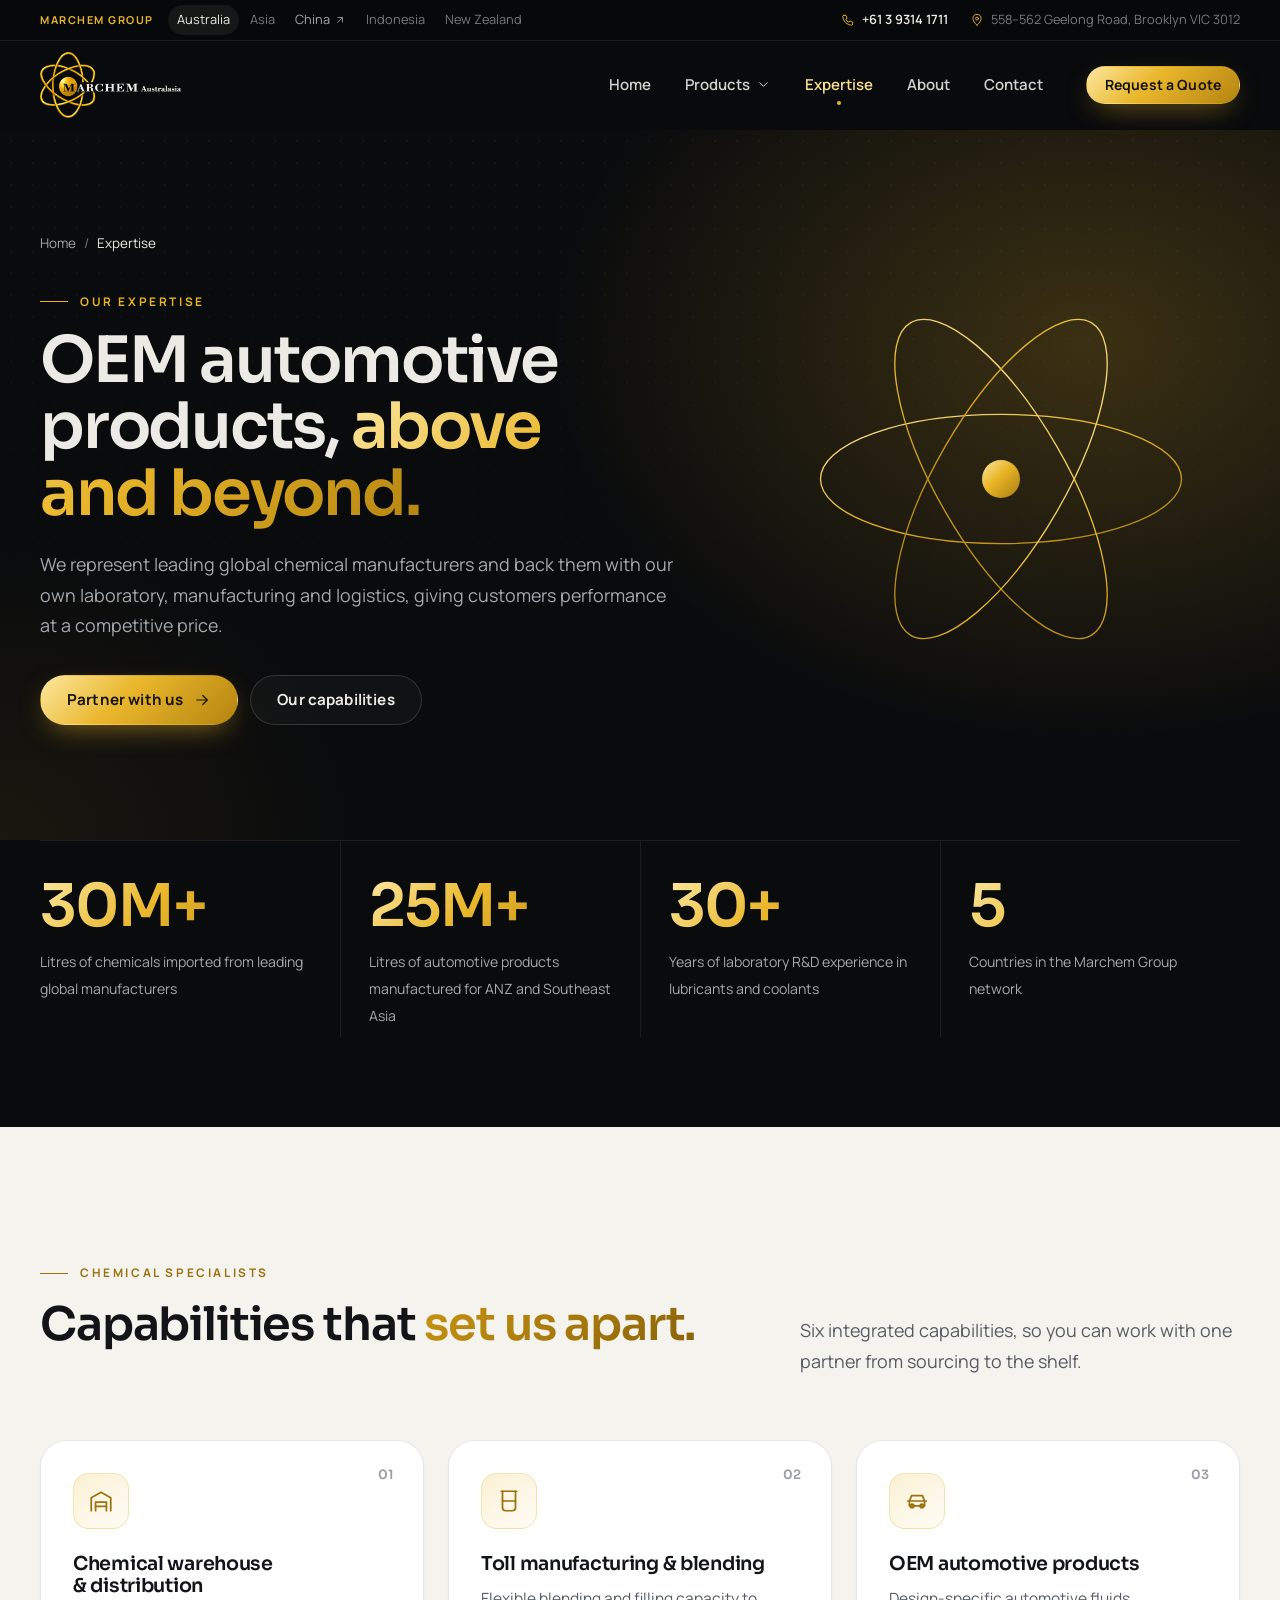
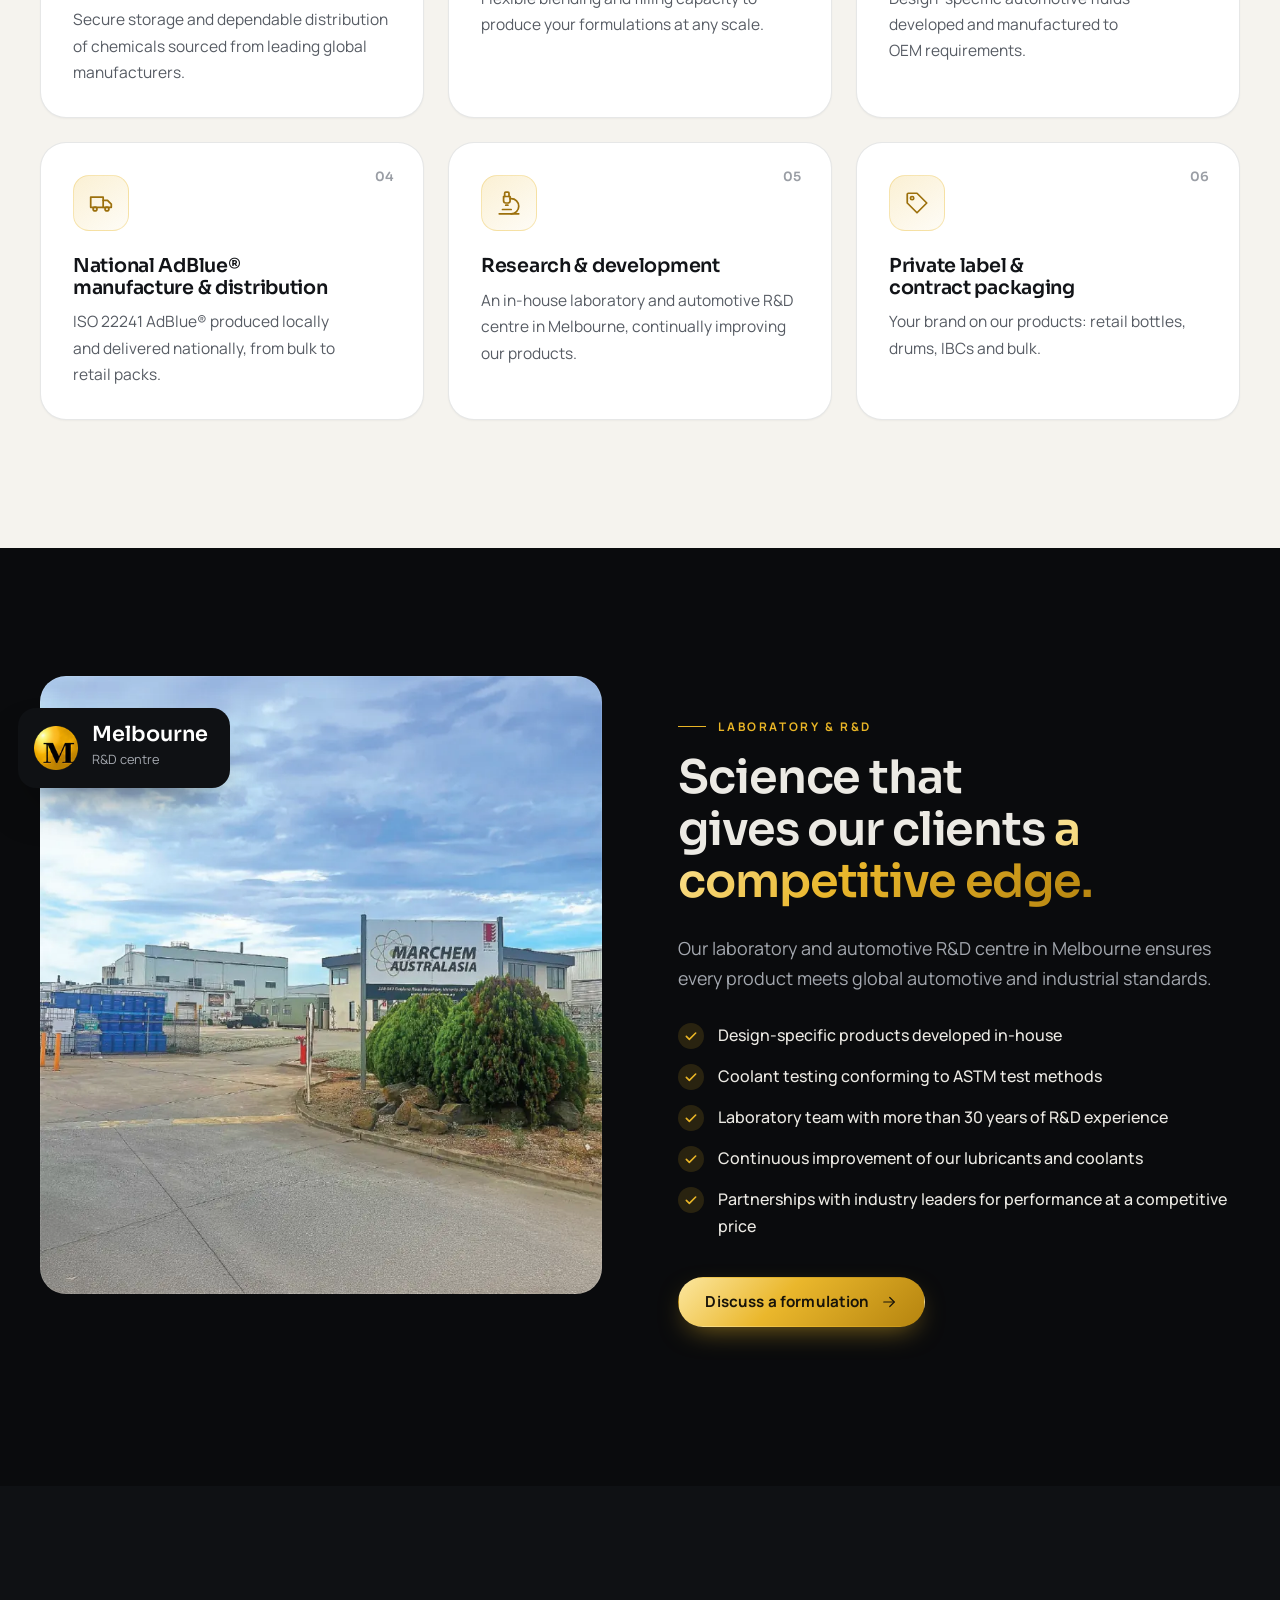
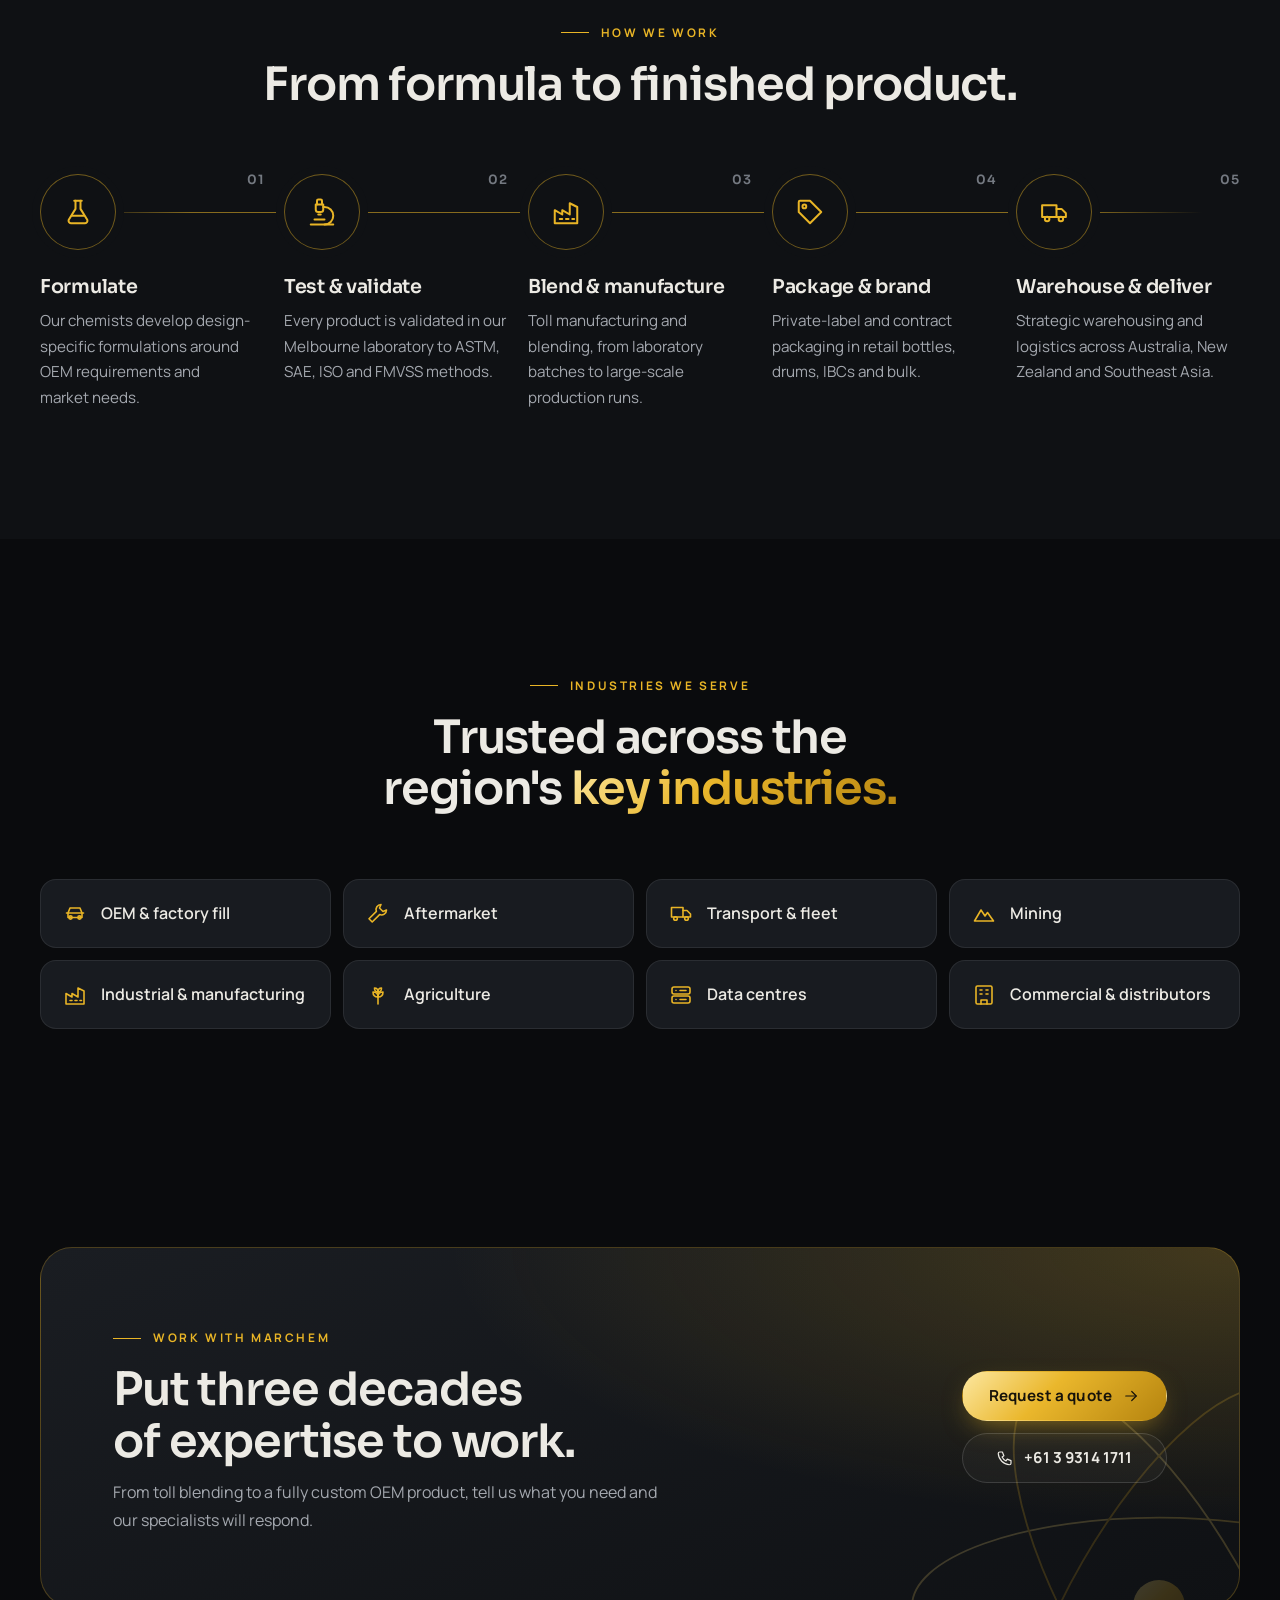
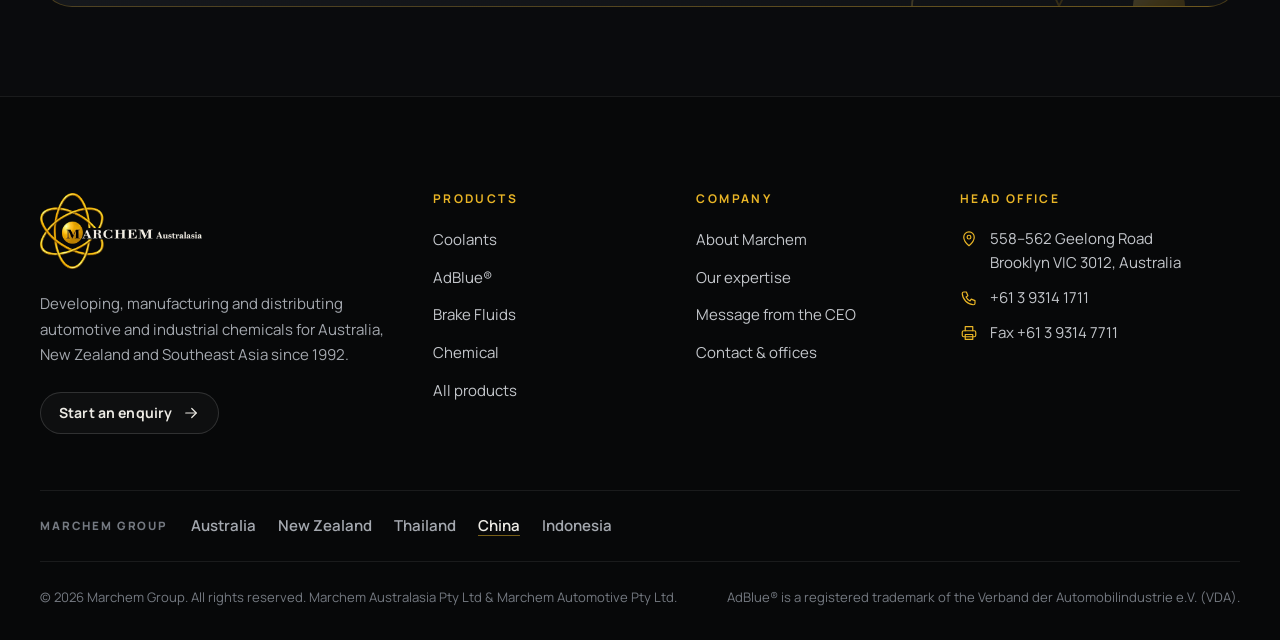
<file: expertise.html>
<!doctype html>
<html lang="en-AU">
<head>
<meta charset="utf-8">
<meta name="viewport" content="width=device-width, initial-scale=1">
<script>document.documentElement.classList.add('js')</script>
<title>Our Expertise | OEM Automotive Products, R&D & Toll Manufacturing | Marchem</title>
<meta name="description" content="Marchem manufactures OEM automotive products above and beyond. Chemical warehousing and distribution, toll manufacturing and blending, national AdBlue® manufacture and an in-house R&D laboratory in Melbourne.">
<link rel="canonical" href="https://marchem.com.au/expertise.html">
<meta name="theme-color" content="#0a0b0d">
<meta property="og:type" content="website">
<meta property="og:site_name" content="Marchem Australasia">
<meta property="og:locale" content="en_AU">
<meta property="og:title" content="Our Expertise | OEM Automotive Products, R&D & Toll Manufacturing | Marchem">
<meta property="og:description" content="Marchem manufactures OEM automotive products above and beyond. Chemical warehousing and distribution, toll manufacturing and blending, national AdBlue® manufacture and an in-house R&D laboratory in Melbourne.">
<meta property="og:url" content="https://marchem.com.au/expertise.html">
<meta property="og:image" content="https://marchem.com.au/assets/img/facility-aerial.jpg">
<meta name="twitter:card" content="summary_large_image">
<link rel="icon" type="image/png" sizes="32x32" href="assets/img/favicon-32.png">
<link rel="icon" type="image/png" sizes="64x64" href="assets/img/favicon.png">
<link rel="apple-touch-icon" href="assets/img/apple-touch-icon.png">
<link rel="preconnect" href="https://fonts.googleapis.com">
<link rel="preconnect" href="https://fonts.gstatic.com" crossorigin>
<link rel="stylesheet" href="https://fonts.googleapis.com/css2?family=Manrope:wght@400;500;600;700&family=Sora:wght@500;600;700&display=swap">
<link rel="stylesheet" href="assets/css/style.css">

</head>
<body class="">
<a class="skip" href="#main">Skip to content</a>
<div class="topbar">
  <div class="container topbar__inner">
    <nav class="topbar__group" aria-label="Marchem Group websites">
      <span class="topbar__label">Marchem Group</span>
      <ul class="topbar__regions">
        <li><span class="is-current" aria-current="true">Australia</span></li>
        <li><span>Asia</span></li>
        <li><a href="https://www.marchem.com.cn/" target="_blank" rel="noopener">China <svg class="ico" viewBox="0 0 24 24" fill="none" stroke="currentColor" stroke-width="1.6" stroke-linecap="round" stroke-linejoin="round" aria-hidden="true"><path d="M7 17 17 7"/><path d="M8 7h9v9"/></svg></a></li>
        <li><span>Indonesia</span></li>
        <li><span>New Zealand</span></li>
      </ul>
    </nav>
    <div class="topbar__contact">
      <a href="tel:+61393141711"><svg class="ico" viewBox="0 0 24 24" fill="none" stroke="currentColor" stroke-width="1.6" stroke-linecap="round" stroke-linejoin="round" aria-hidden="true"><path d="M5 4h3.5l2 5-2.4 1.6a11 11 0 0 0 5.3 5.3L15 13.5l5 2V19a2 2 0 0 1-2 2A16 16 0 0 1 3 6a2 2 0 0 1 2-2z"/></svg> +61 3 9314 1711</a>
      <span class="topbar__addr"><svg class="ico" viewBox="0 0 24 24" fill="none" stroke="currentColor" stroke-width="1.6" stroke-linecap="round" stroke-linejoin="round" aria-hidden="true"><path d="M12 21s-7-6.1-7-11.5a7 7 0 0 1 14 0C19 14.9 12 21 12 21z"/><circle cx="12" cy="9.5" r="2.5"/></svg> 558–562 Geelong Road, Brooklyn VIC 3012</span>
    </div>
  </div>
</div>

<header class="header" data-header>
  <div class="container header__inner">
    <a class="brand" href="index.html" aria-label="Marchem Australasia, home">
      <img src="assets/img/logo-light.webp" width="520" height="244" alt="Marchem Australasia">
    </a>

    <nav class="nav" aria-label="Main">
      <ul class="nav__list">
        <li><a class="nav__link" data-nav="home" href="index.html">Home</a></li>
        <li class="has-menu">
          <a class="nav__link" data-nav="products" href="products.html" aria-haspopup="true">Products <svg class="ico" viewBox="0 0 24 24" fill="none" stroke="currentColor" stroke-width="1.6" stroke-linecap="round" stroke-linejoin="round" aria-hidden="true"><path d="m6 9 6 6 6-6"/></svg></a>
          <div class="menu">
            <a class="menu__item" data-nav="coolants" href="coolants.html">
              <span class="menu__dot" style="--c:var(--c-coolant)"></span>
              <span><strong>Coolants</strong><small>ICE, hybrid, EV, fuel-cell &amp; industrial</small></span>
            </a>
            <a class="menu__item" data-nav="adblue" href="adblue.html">
              <span class="menu__dot" style="--c:var(--c-adblue)"></span>
              <span><strong>AdBlue®</strong><small>ISO 22241 supply &amp; performance additive</small></span>
            </a>
            <a class="menu__item" data-nav="brake" href="brake-fluids.html">
              <span class="menu__dot" style="--c:var(--c-brake)"></span>
              <span><strong>Brake Fluids</strong><small>DOT 3, 4, 5.1, racing, EV &amp; private label</small></span>
            </a>
            <a class="menu__item" data-nav="chemical" href="chemical.html">
              <span class="menu__dot" style="--c:var(--c-chem)"></span>
              <span><strong>Chemical</strong><small>Distribution, warehousing &amp; toll blending</small></span>
            </a>
            <a class="menu__all" href="products.html">View all products <svg class="ico" viewBox="0 0 24 24" fill="none" stroke="currentColor" stroke-width="1.6" stroke-linecap="round" stroke-linejoin="round" aria-hidden="true"><path d="M5 12h14"/><path d="m13 6 6 6-6 6"/></svg></a>
          </div>
        </li>
        <li><a class="nav__link is-active" data-nav="expertise" aria-current="page" href="expertise.html">Expertise</a></li>
        <li><a class="nav__link" data-nav="about" href="about.html">About</a></li>
        <li><a class="nav__link" data-nav="contact" href="contact.html">Contact</a></li>
      </ul>
    </nav>

    <a class="btn btn--gold btn--sm header__cta" href="contact.html#enquiry">Request a Quote</a>

    <button class="burger" type="button" aria-label="Open menu" aria-expanded="false" aria-controls="mobile-nav" data-burger>
      <span></span><span></span>
    </button>
  </div>
</header>

<div class="mnav" id="mobile-nav" data-mnav hidden>
  <nav class="mnav__inner" aria-label="Mobile">
    <a class="mnav__link" data-nav="home" href="index.html">Home</a>
    <a class="mnav__link" data-nav="products" href="products.html">Products</a>
    <div class="mnav__sub">
      <a class="mnav__sublink" data-nav="coolants" href="coolants.html"><span class="menu__dot" style="--c:var(--c-coolant)"></span>Coolants</a>
      <a class="mnav__sublink" data-nav="adblue" href="adblue.html"><span class="menu__dot" style="--c:var(--c-adblue)"></span>AdBlue®</a>
      <a class="mnav__sublink" data-nav="brake" href="brake-fluids.html"><span class="menu__dot" style="--c:var(--c-brake)"></span>Brake Fluids</a>
      <a class="mnav__sublink" data-nav="chemical" href="chemical.html"><span class="menu__dot" style="--c:var(--c-chem)"></span>Chemical</a>
    </div>
    <a class="mnav__link is-active" data-nav="expertise" aria-current="page" href="expertise.html">Expertise</a>
    <a class="mnav__link" data-nav="about" href="about.html">About</a>
    <a class="mnav__link" data-nav="contact" href="contact.html">Contact</a>
    <div class="mnav__foot">
      <a class="btn btn--gold" href="contact.html#enquiry">Request a Quote <svg class="ico" viewBox="0 0 24 24" fill="none" stroke="currentColor" stroke-width="1.6" stroke-linecap="round" stroke-linejoin="round" aria-hidden="true"><path d="M5 12h14"/><path d="m13 6 6 6-6 6"/></svg></a>
      <a class="mnav__phone" href="tel:+61393141711"><svg class="ico" viewBox="0 0 24 24" fill="none" stroke="currentColor" stroke-width="1.6" stroke-linecap="round" stroke-linejoin="round" aria-hidden="true"><path d="M5 4h3.5l2 5-2.4 1.6a11 11 0 0 0 5.3 5.3L15 13.5l5 2V19a2 2 0 0 1-2 2A16 16 0 0 1 3 6a2 2 0 0 1 2-2z"/></svg> +61 3 9314 1711</a>
    </div>
  </nav>
</div>

<main id="main">
<section class="phero">
  <div class="container phero__grid">
    <div class="hero__in">
      <ol class="crumbs"><li><a href="index.html">Home</a></li><li aria-current="page">Expertise</li></ol>
      <span class="eyebrow">Our expertise</span>
      <h1>OEM automotive products, <span class="gold-text">above and beyond.</span></h1>
      <p class="lead">We represent leading global chemical manufacturers and back them with our own laboratory, manufacturing and logistics, giving customers performance at a competitive price.</p>
      <div class="phero__actions">
        <a class="btn btn--gold" href="contact.html#enquiry">Partner with us <svg class="ico" viewBox="0 0 24 24" fill="none" stroke="currentColor" stroke-width="1.6" stroke-linecap="round" stroke-linejoin="round" aria-hidden="true"><path d="M5 12h14"/><path d="m13 6 6 6-6 6"/></svg></a>
        <a class="btn btn--ghost" href="#capabilities">Our capabilities</a>
      </div>
    </div>
    <svg class="orbits pvisual--lg" viewBox="0 0 400 400" aria-hidden="true" focusable="false">
  <defs>
    <linearGradient id="e-orb" x1="0" y1="0" x2="1" y2="1">
      <stop offset="0" stop-color="#fce7a0"/><stop offset=".45" stop-color="#e9b526"/><stop offset="1" stop-color="#a87a10"/>
    </linearGradient>
  </defs>
  <g class="orbits__spin" fill="none" stroke="url(#e-orb)" stroke-width="1.4">
    <ellipse cx="200" cy="200" rx="190" ry="68"/>
    <ellipse cx="200" cy="200" rx="190" ry="68" transform="rotate(60 200 200)"/>
    <ellipse cx="200" cy="200" rx="190" ry="68" transform="rotate(120 200 200)"/>
  </g>
  <circle cx="200" cy="200" r="20" fill="url(#e-orb)"/>
</svg>

  </div>
</section>

<section class="section section--tight" style="padding-top:0">
  <div class="container">
    <div class="bigstats">
      <div class="bigstat reveal"><span class="stat__num gold-text" data-count="30" data-suffix="M+">30M+</span><span class="stat__label">Litres of chemicals imported from leading global manufacturers</span></div>
      <div class="bigstat reveal" style="--d:60ms"><span class="stat__num gold-text" data-count="25" data-suffix="M+">25M+</span><span class="stat__label">Litres of automotive products manufactured for ANZ and Southeast Asia</span></div>
      <div class="bigstat reveal" style="--d:120ms"><span class="stat__num gold-text" data-count="30" data-suffix="+">30+</span><span class="stat__label">Years of laboratory R&amp;D experience in lubricants and coolants</span></div>
      <div class="bigstat reveal" style="--d:180ms"><span class="stat__num gold-text" data-count="5">5</span><span class="stat__label">Countries in the Marchem Group network</span></div>
    </div>
  </div>
</section>

<section class="section section--light" id="capabilities">
  <div class="container">
    <div class="shead shead--split">
      <div class="reveal">
        <span class="eyebrow">Chemical specialists</span>
        <h2>Capabilities that <span class="gold-text">set us apart.</span></h2>
      </div>
      <p class="lead reveal" style="--d:100ms">Six integrated capabilities, so you can work with one partner from sourcing to the shelf.</p>
    </div>
    <div class="grid grid--3">
      <article class="fcard reveal"><span class="fcard__num">01</span><div class="fcard__icon"><svg class="ico" viewBox="0 0 24 24" fill="none" stroke="currentColor" stroke-width="1.6" stroke-linecap="round" stroke-linejoin="round" aria-hidden="true"><path d="M3 21V9l9-5 9 5v12"/><path d="M7 21v-8h10v8"/><path d="M7 17h10"/></svg></div><h3>Chemical warehouse &amp; distribution</h3><p>Secure storage and dependable distribution of chemicals sourced from leading global manufacturers.</p></article>
      <article class="fcard reveal" style="--d:60ms"><span class="fcard__num">02</span><div class="fcard__icon"><svg class="ico" viewBox="0 0 24 24" fill="none" stroke="currentColor" stroke-width="1.6" stroke-linecap="round" stroke-linejoin="round" aria-hidden="true"><path d="M5 3h14"/><path d="M6 3v15a3 3 0 0 0 3 3h6a3 3 0 0 0 3-3V3"/><path d="M6 12h12"/></svg></div><h3>Toll manufacturing &amp; blending</h3><p>Flexible blending and filling capacity to produce your formulations at any scale.</p></article>
      <article class="fcard reveal" style="--d:120ms"><span class="fcard__num">03</span><div class="fcard__icon"><svg class="ico" viewBox="0 0 24 24" fill="none" stroke="currentColor" stroke-width="1.6" stroke-linecap="round" stroke-linejoin="round" aria-hidden="true"><path d="M5 16.5h14V12l-2-5H7l-2 5z"/><path d="M3.5 12h17"/><circle cx="7.5" cy="16.5" r="1.6"/><circle cx="16.5" cy="16.5" r="1.6"/></svg></div><h3>OEM automotive products</h3><p>Design-specific automotive fluids developed and manufactured to OEM requirements.</p></article>
      <article class="fcard reveal"><span class="fcard__num">04</span><div class="fcard__icon"><svg class="ico" viewBox="0 0 24 24" fill="none" stroke="currentColor" stroke-width="1.6" stroke-linecap="round" stroke-linejoin="round" aria-hidden="true"><path d="M2.5 6.5h11.5v9.5H2.5z"/><path d="M14 9.5h4l3.5 3.5v3H14"/><circle cx="6.5" cy="17.5" r="1.8"/><circle cx="17.5" cy="17.5" r="1.8"/></svg></div><h3>National AdBlue® manufacture &amp; distribution</h3><p>ISO 22241 AdBlue® produced locally and delivered nationally, from bulk to retail packs.</p></article>
      <article class="fcard reveal" style="--d:60ms"><span class="fcard__num">05</span><div class="fcard__icon"><svg class="ico" viewBox="0 0 24 24" fill="none" stroke="currentColor" stroke-width="1.6" stroke-linecap="round" stroke-linejoin="round" aria-hidden="true"><path d="M6 18h8"/><path d="M3 22h18"/><path d="M14 22a7 7 0 1 0 0-14h-1"/><path d="M9 14h2"/><path d="M9 12a2 2 0 0 1-2-2V6h6v4a2 2 0 0 1-2 2z"/><path d="M12 6V3a1 1 0 0 0-1-1H9a1 1 0 0 0-1 1v3"/></svg></div><h3>Research &amp; development</h3><p>An in-house laboratory and automotive R&amp;D centre in Melbourne, continually improving our products.</p></article>
      <article class="fcard reveal" style="--d:120ms"><span class="fcard__num">06</span><div class="fcard__icon"><svg class="ico" viewBox="0 0 24 24" fill="none" stroke="currentColor" stroke-width="1.6" stroke-linecap="round" stroke-linejoin="round" aria-hidden="true"><path d="M3 12V4a1 1 0 0 1 1-1h8l9 9-9 9z"/><circle cx="7.5" cy="7.5" r="1.5"/></svg></div><h3>Private label &amp; contract packaging</h3><p>Your brand on our products: retail bottles, drums, IBCs and bulk.</p></article>
    </div>
  </div>
</section>

<section class="section">
  <div class="container split">
    <div class="collage reveal">
      <div class="frame collage__main">
        <picture>
          <source type="image/webp" srcset="assets/img/facility-entrance-900.webp">
          <img src="assets/img/facility-entrance.jpg" width="794" height="906" alt="Marchem Australasia headquarters and laboratory in Brooklyn, Melbourne" loading="lazy">
        </picture>
      </div>
      <div class="collage__badge">
        <img src="assets/img/favicon.png" width="64" height="64" alt="">
        <div><strong>Melbourne</strong><span>R&amp;D centre</span></div>
      </div>
    </div>
    <div class="reveal" style="--d:120ms">
      <span class="eyebrow">Laboratory &amp; R&amp;D</span>
      <h2>Science that gives our clients <span class="gold-text">a competitive edge.</span></h2>
      <p class="lead">Our laboratory and automotive R&amp;D centre in Melbourne ensures every product meets global automotive and industrial standards.</p>
      <ul class="checklist">
        <li><svg class="ico" viewBox="0 0 24 24" fill="none" stroke="currentColor" stroke-width="1.6" stroke-linecap="round" stroke-linejoin="round" aria-hidden="true"><path d="m5 12.5 4.5 4.5L19 7.5"/></svg> Design-specific products developed in-house</li>
        <li><svg class="ico" viewBox="0 0 24 24" fill="none" stroke="currentColor" stroke-width="1.6" stroke-linecap="round" stroke-linejoin="round" aria-hidden="true"><path d="m5 12.5 4.5 4.5L19 7.5"/></svg> Coolant testing conforming to ASTM test methods</li>
        <li><svg class="ico" viewBox="0 0 24 24" fill="none" stroke="currentColor" stroke-width="1.6" stroke-linecap="round" stroke-linejoin="round" aria-hidden="true"><path d="m5 12.5 4.5 4.5L19 7.5"/></svg> Laboratory team with more than 30 years of R&amp;D experience</li>
        <li><svg class="ico" viewBox="0 0 24 24" fill="none" stroke="currentColor" stroke-width="1.6" stroke-linecap="round" stroke-linejoin="round" aria-hidden="true"><path d="m5 12.5 4.5 4.5L19 7.5"/></svg> Continuous improvement of our lubricants and coolants</li>
        <li><svg class="ico" viewBox="0 0 24 24" fill="none" stroke="currentColor" stroke-width="1.6" stroke-linecap="round" stroke-linejoin="round" aria-hidden="true"><path d="m5 12.5 4.5 4.5L19 7.5"/></svg> Partnerships with industry leaders for performance at a competitive price</li>
      </ul>
      <a class="btn btn--gold" href="contact.html?interest=custom#enquiry">Discuss a formulation <svg class="ico" viewBox="0 0 24 24" fill="none" stroke="currentColor" stroke-width="1.6" stroke-linecap="round" stroke-linejoin="round" aria-hidden="true"><path d="M5 12h14"/><path d="m13 6 6 6-6 6"/></svg></a>
    </div>
  </div>
</section>

<section class="section section--alt">
  <div class="container">
    <div class="shead shead--center reveal">
      <span class="eyebrow">How we work</span>
      <h2>From formula to finished product.</h2>
    </div>
    <ol class="process">
  <li class="process__step reveal">
    <span class="process__num">01</span>
    <div class="process__icon"><svg class="ico" viewBox="0 0 24 24" fill="none" stroke="currentColor" stroke-width="1.6" stroke-linecap="round" stroke-linejoin="round" aria-hidden="true"><path d="M9 3h6"/><path d="M10 3v6.5L4.6 18.2A2 2 0 0 0 6.3 21h11.4a2 2 0 0 0 1.7-2.8L14 9.5V3"/><path d="M7.2 15h9.6"/></svg></div>
    <h3>Formulate</h3>
    <p>Our chemists develop design-specific formulations around OEM requirements and market needs.</p>
  </li>
  <li class="process__step reveal" style="--d:80ms">
    <span class="process__num">02</span>
    <div class="process__icon"><svg class="ico" viewBox="0 0 24 24" fill="none" stroke="currentColor" stroke-width="1.6" stroke-linecap="round" stroke-linejoin="round" aria-hidden="true"><path d="M6 18h8"/><path d="M3 22h18"/><path d="M14 22a7 7 0 1 0 0-14h-1"/><path d="M9 14h2"/><path d="M9 12a2 2 0 0 1-2-2V6h6v4a2 2 0 0 1-2 2z"/><path d="M12 6V3a1 1 0 0 0-1-1H9a1 1 0 0 0-1 1v3"/></svg></div>
    <h3>Test &amp; validate</h3>
    <p>Every product is validated in our Melbourne laboratory to ASTM, SAE, ISO and FMVSS methods.</p>
  </li>
  <li class="process__step reveal" style="--d:160ms">
    <span class="process__num">03</span>
    <div class="process__icon"><svg class="ico" viewBox="0 0 24 24" fill="none" stroke="currentColor" stroke-width="1.6" stroke-linecap="round" stroke-linejoin="round" aria-hidden="true"><path d="M3 21V10.5l6 3.5v-3.5l6 3.5V5l6 3v13z"/><path d="M7 17.5h2M12 17.5h2M17 17.5h1.5"/></svg></div>
    <h3>Blend &amp; manufacture</h3>
    <p>Toll manufacturing and blending, from laboratory batches to large-scale production runs.</p>
  </li>
  <li class="process__step reveal" style="--d:240ms">
    <span class="process__num">04</span>
    <div class="process__icon"><svg class="ico" viewBox="0 0 24 24" fill="none" stroke="currentColor" stroke-width="1.6" stroke-linecap="round" stroke-linejoin="round" aria-hidden="true"><path d="M3 12V4a1 1 0 0 1 1-1h8l9 9-9 9z"/><circle cx="7.5" cy="7.5" r="1.5"/></svg></div>
    <h3>Package &amp; brand</h3>
    <p>Private-label and contract packaging in retail bottles, drums, IBCs and bulk.</p>
  </li>
  <li class="process__step reveal" style="--d:320ms">
    <span class="process__num">05</span>
    <div class="process__icon"><svg class="ico" viewBox="0 0 24 24" fill="none" stroke="currentColor" stroke-width="1.6" stroke-linecap="round" stroke-linejoin="round" aria-hidden="true"><path d="M2.5 6.5h11.5v9.5H2.5z"/><path d="M14 9.5h4l3.5 3.5v3H14"/><circle cx="6.5" cy="17.5" r="1.8"/><circle cx="17.5" cy="17.5" r="1.8"/></svg></div>
    <h3>Warehouse &amp; deliver</h3>
    <p>Strategic warehousing and logistics across Australia, New Zealand and Southeast Asia.</p>
  </li>
</ol>

  </div>
</section>

<section class="section">
  <div class="container">
    <div class="shead shead--center reveal">
      <span class="eyebrow">Industries we serve</span>
      <h2>Trusted across the region's <span class="gold-text">key industries.</span></h2>
    </div>
    <ul class="industries">
  <li class="industry reveal"><svg class="ico" viewBox="0 0 24 24" fill="none" stroke="currentColor" stroke-width="1.6" stroke-linecap="round" stroke-linejoin="round" aria-hidden="true"><path d="M5 16.5h14V12l-2-5H7l-2 5z"/><path d="M3.5 12h17"/><circle cx="7.5" cy="16.5" r="1.6"/><circle cx="16.5" cy="16.5" r="1.6"/></svg><span>OEM &amp; factory fill</span></li>
  <li class="industry reveal" style="--d:40ms"><svg class="ico" viewBox="0 0 24 24" fill="none" stroke="currentColor" stroke-width="1.6" stroke-linecap="round" stroke-linejoin="round" aria-hidden="true"><path d="M15 3.5a5 5 0 0 0-4.6 6.9L3 17.8 6.2 21l7.4-7.4A5 5 0 0 0 20.5 9L17 10.5 13.5 7z"/></svg><span>Aftermarket</span></li>
  <li class="industry reveal" style="--d:80ms"><svg class="ico" viewBox="0 0 24 24" fill="none" stroke="currentColor" stroke-width="1.6" stroke-linecap="round" stroke-linejoin="round" aria-hidden="true"><path d="M2.5 6.5h11.5v9.5H2.5z"/><path d="M14 9.5h4l3.5 3.5v3H14"/><circle cx="6.5" cy="17.5" r="1.8"/><circle cx="17.5" cy="17.5" r="1.8"/></svg><span>Transport &amp; fleet</span></li>
  <li class="industry reveal" style="--d:120ms"><svg class="ico" viewBox="0 0 24 24" fill="none" stroke="currentColor" stroke-width="1.6" stroke-linecap="round" stroke-linejoin="round" aria-hidden="true"><path d="m2.5 20 6.5-11 4 6 2.5-3.5L21.5 20z"/></svg><span>Mining</span></li>
  <li class="industry reveal"><svg class="ico" viewBox="0 0 24 24" fill="none" stroke="currentColor" stroke-width="1.6" stroke-linecap="round" stroke-linejoin="round" aria-hidden="true"><path d="M3 21V10.5l6 3.5v-3.5l6 3.5V5l6 3v13z"/><path d="M7 17.5h2M12 17.5h2M17 17.5h1.5"/></svg><span>Industrial &amp; manufacturing</span></li>
  <li class="industry reveal" style="--d:40ms"><svg class="ico" viewBox="0 0 24 24" fill="none" stroke="currentColor" stroke-width="1.6" stroke-linecap="round" stroke-linejoin="round" aria-hidden="true"><path d="M12 21V9"/><path d="M12 14c-3 0-5-2-5-5 3 0 5 2 5 5z"/><path d="M12 14c3 0 5-2 5-5-3 0-5 2-5 5z"/><path d="M12 9c-2 0-3.5-1.5-3.5-4 2 0 3.5 1.5 3.5 4z"/><path d="M12 9c2 0 3.5-1.5 3.5-4-2 0-3.5 1.5-3.5 4z"/></svg><span>Agriculture</span></li>
  <li class="industry reveal" style="--d:80ms"><svg class="ico" viewBox="0 0 24 24" fill="none" stroke="currentColor" stroke-width="1.6" stroke-linecap="round" stroke-linejoin="round" aria-hidden="true"><rect x="3" y="4" width="18" height="7" rx="2"/><rect x="3" y="13" width="18" height="7" rx="2"/><path d="M7 7.5h.01M7 16.5h.01M11 7.5h6M11 16.5h6"/></svg><span>Data centres</span></li>
  <li class="industry reveal" style="--d:120ms"><svg class="ico" viewBox="0 0 24 24" fill="none" stroke="currentColor" stroke-width="1.6" stroke-linecap="round" stroke-linejoin="round" aria-hidden="true"><rect x="4" y="3" width="16" height="18" rx="1.5"/><path d="M9 21v-4h6v4"/><path d="M8 7h2M14 7h2M8 11h2M14 11h2"/></svg><span>Commercial &amp; distributors</span></li>
</ul>

  </div>
</section>

<section class="section section--tight">
  <div class="container">
    <div class="cta reveal">
      <svg class="orbits cta__orb" viewBox="0 0 400 400" aria-hidden="true" focusable="false">
  <defs>
    <linearGradient id="cta-orb" x1="0" y1="0" x2="1" y2="1">
      <stop offset="0" stop-color="#fce7a0"/><stop offset=".45" stop-color="#e9b526"/><stop offset="1" stop-color="#a87a10"/>
    </linearGradient>
  </defs>
  <g class="orbits__spin" fill="none" stroke="url(#cta-orb)" stroke-width="1.4">
    <ellipse cx="200" cy="200" rx="190" ry="68"/>
    <ellipse cx="200" cy="200" rx="190" ry="68" transform="rotate(60 200 200)"/>
    <ellipse cx="200" cy="200" rx="190" ry="68" transform="rotate(120 200 200)"/>
  </g>
  <circle cx="200" cy="200" r="20" fill="url(#cta-orb)"/>
</svg>

      <div class="cta__text">
        <span class="eyebrow">Work with Marchem</span>
        <h2>Put three decades of expertise to work.</h2>
        <p>From toll blending to a fully custom OEM product, tell us what you need and our specialists will respond.</p>
      </div>
      <div class="cta__actions">
        <a class="btn btn--gold" href="contact.html#enquiry">Request a quote <svg class="ico" viewBox="0 0 24 24" fill="none" stroke="currentColor" stroke-width="1.6" stroke-linecap="round" stroke-linejoin="round" aria-hidden="true"><path d="M5 12h14"/><path d="m13 6 6 6-6 6"/></svg></a>
        <a class="btn btn--ghost" href="tel:+61393141711"><svg class="ico" viewBox="0 0 24 24" fill="none" stroke="currentColor" stroke-width="1.6" stroke-linecap="round" stroke-linejoin="round" aria-hidden="true"><path d="M5 4h3.5l2 5-2.4 1.6a11 11 0 0 0 5.3 5.3L15 13.5l5 2V19a2 2 0 0 1-2 2A16 16 0 0 1 3 6a2 2 0 0 1 2-2z"/></svg> +61 3 9314 1711</a>
      </div>
    </div>
  </div>
</section>


</main>
<footer class="footer">
  <div class="container">
    <div class="footer__grid">
      <div class="footer__brand">
        <a href="index.html" aria-label="Marchem Australasia, home"><img src="assets/img/logo-light.webp" width="520" height="244" alt="Marchem Australasia" loading="lazy"></a>
        <p>Developing, manufacturing and distributing automotive and industrial chemicals for Australia, New Zealand and Southeast Asia since 1992.</p>
        <a class="btn btn--ghost btn--sm" href="contact.html#enquiry">Start an enquiry <svg class="ico" viewBox="0 0 24 24" fill="none" stroke="currentColor" stroke-width="1.6" stroke-linecap="round" stroke-linejoin="round" aria-hidden="true"><path d="M5 12h14"/><path d="m13 6 6 6-6 6"/></svg></a>
      </div>

      <div class="footer__col">
        <h3>Products</h3>
        <ul>
          <li><a href="coolants.html">Coolants</a></li>
          <li><a href="adblue.html">AdBlue®</a></li>
          <li><a href="brake-fluids.html">Brake Fluids</a></li>
          <li><a href="chemical.html">Chemical</a></li>
          <li><a href="products.html">All products</a></li>
        </ul>
      </div>

      <div class="footer__col">
        <h3>Company</h3>
        <ul>
          <li><a href="about.html">About Marchem</a></li>
          <li><a href="expertise.html">Our expertise</a></li>
          <li><a href="about.html#ceo">Message from the CEO</a></li>
          <li><a href="contact.html">Contact &amp; offices</a></li>
        </ul>
      </div>

      <div class="footer__col footer__contact">
        <h3>Head office</h3>
        <ul>
          <li><svg class="ico" viewBox="0 0 24 24" fill="none" stroke="currentColor" stroke-width="1.6" stroke-linecap="round" stroke-linejoin="round" aria-hidden="true"><path d="M12 21s-7-6.1-7-11.5a7 7 0 0 1 14 0C19 14.9 12 21 12 21z"/><circle cx="12" cy="9.5" r="2.5"/></svg><span>558–562 Geelong Road<br>Brooklyn VIC 3012, Australia</span></li>
          <li><svg class="ico" viewBox="0 0 24 24" fill="none" stroke="currentColor" stroke-width="1.6" stroke-linecap="round" stroke-linejoin="round" aria-hidden="true"><path d="M5 4h3.5l2 5-2.4 1.6a11 11 0 0 0 5.3 5.3L15 13.5l5 2V19a2 2 0 0 1-2 2A16 16 0 0 1 3 6a2 2 0 0 1 2-2z"/></svg><a href="tel:+61393141711">+61 3 9314 1711</a></li>
          <li><svg class="ico" viewBox="0 0 24 24" fill="none" stroke="currentColor" stroke-width="1.6" stroke-linecap="round" stroke-linejoin="round" aria-hidden="true"><path d="M7 9V3.5h10V9"/><rect x="3" y="9" width="18" height="8" rx="2"/><path d="M7 14h10v6.5H7z"/></svg><span>Fax +61 3 9314 7711</span></li>
        </ul>
      </div>
    </div>

    <div class="footer__group">
      <span>Marchem Group</span>
      <ul>
        <li>Australia</li>
        <li>New Zealand</li>
        <li>Thailand</li>
        <li><a href="https://www.marchem.com.cn/" target="_blank" rel="noopener">China</a></li>
        <li>Indonesia</li>
      </ul>
    </div>

    <div class="footer__bottom">
      <p>© <span data-year>2026</span> Marchem Group. All rights reserved. Marchem Australasia Pty Ltd &amp; Marchem Automotive Pty Ltd.</p>
      <p class="footer__tm">AdBlue® is a registered trademark of the Verband der Automobilindustrie e.V. (VDA).</p>
    </div>
  </div>
</footer>

<script src="assets/js/main.js" defer></script>
</body>
</html>
</file>
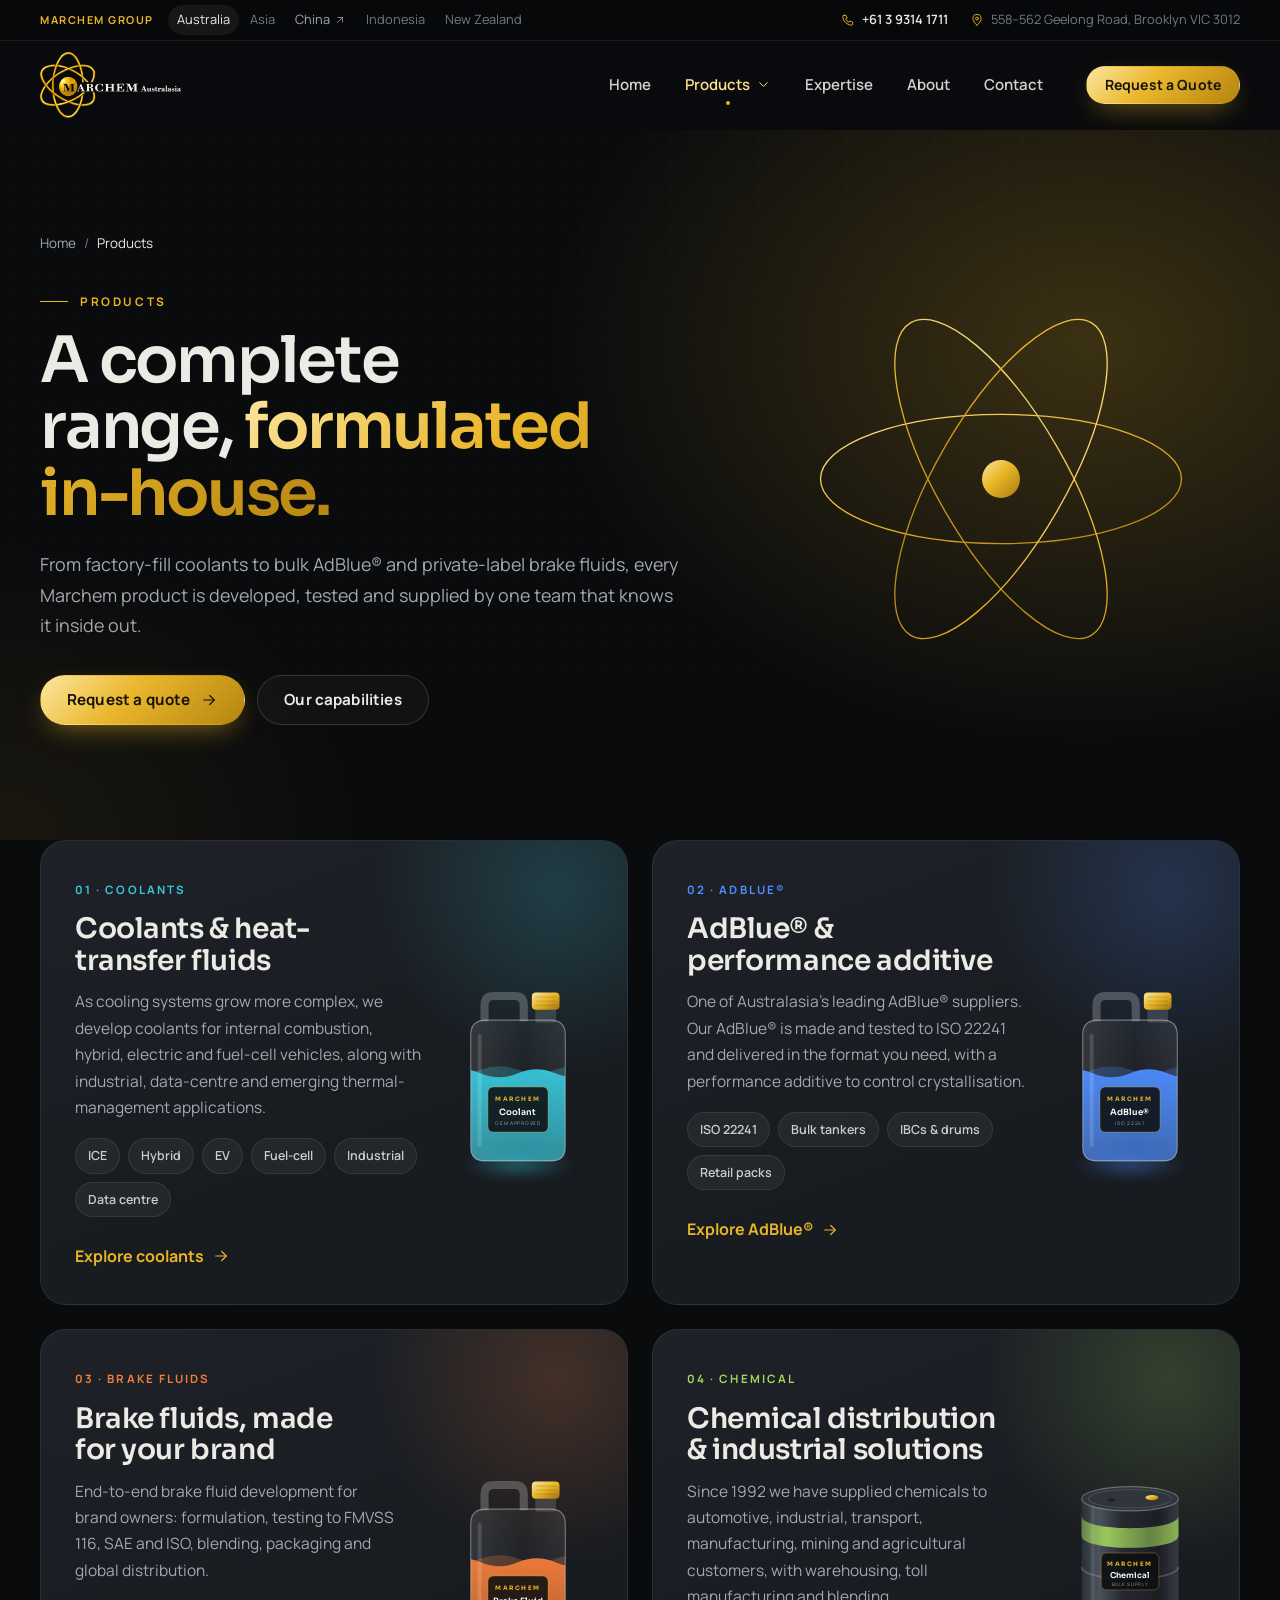
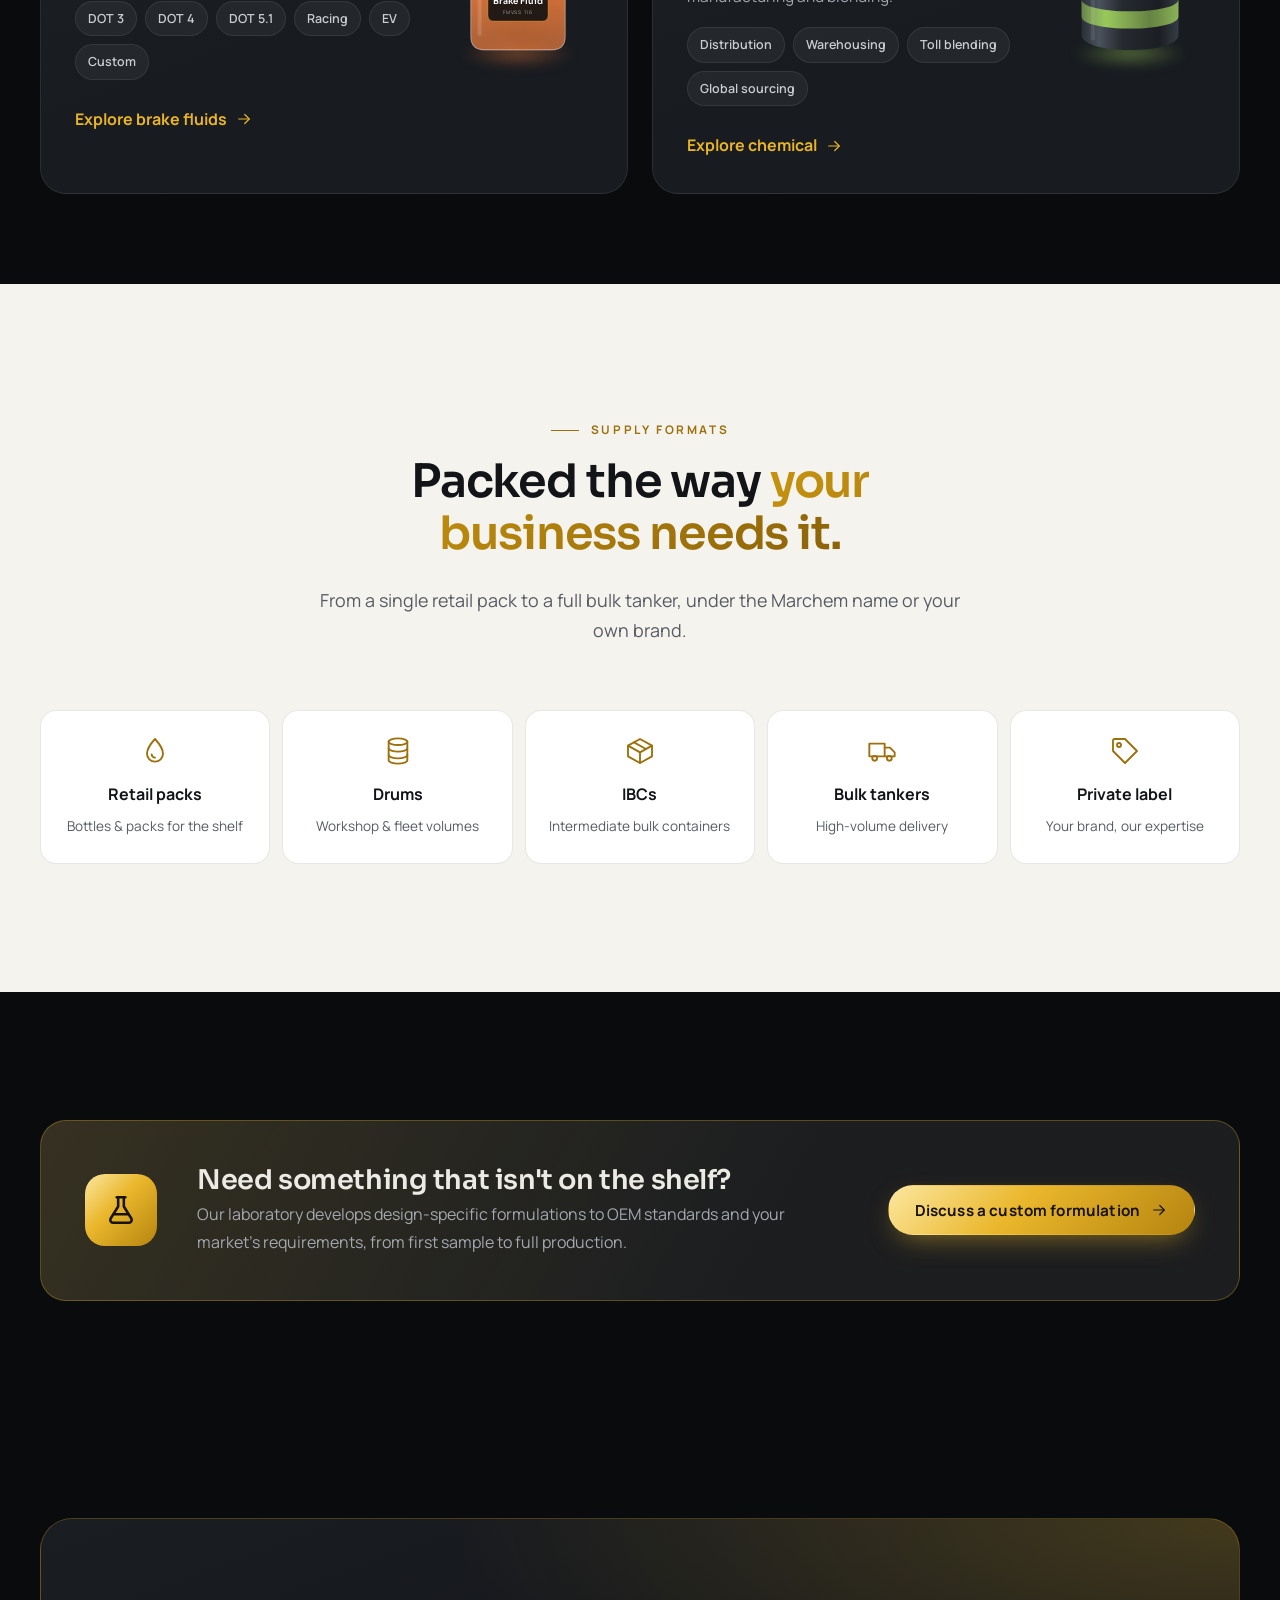
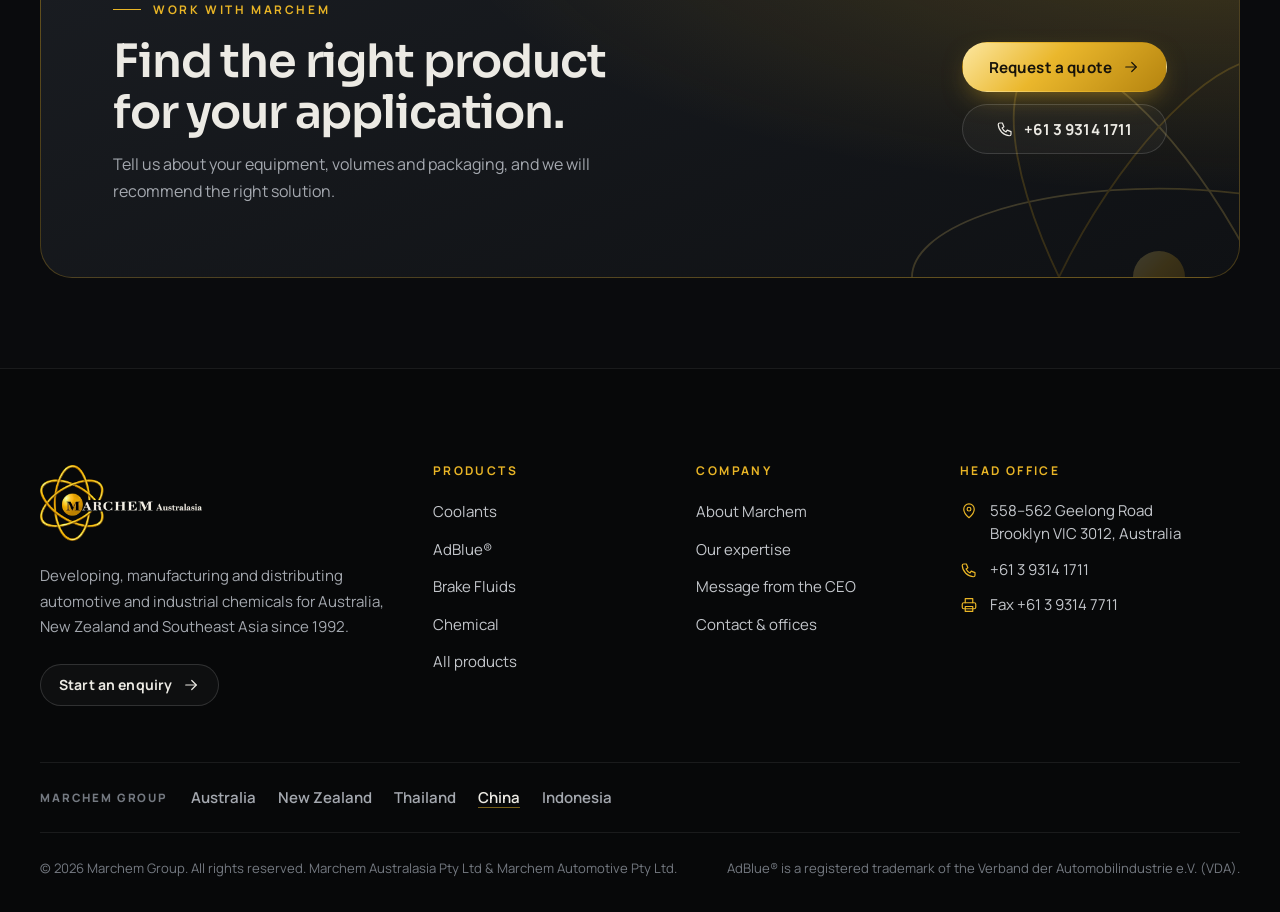
<file: products.html>
<!doctype html>
<html lang="en-AU">
<head>
<meta charset="utf-8">
<meta name="viewport" content="width=device-width, initial-scale=1">
<script>document.documentElement.classList.add('js')</script>
<title>Products | Coolants, AdBlue®, Brake Fluids & Chemicals | Marchem</title>
<meta name="description" content="Explore Marchem's product divisions: coolants and heat-transfer fluids, ISO 22241 AdBlue®, custom and private-label brake fluids, and chemical distribution, warehousing and toll blending.">
<link rel="canonical" href="https://marchem.com.au/products.html">
<meta name="theme-color" content="#0a0b0d">
<meta property="og:type" content="website">
<meta property="og:site_name" content="Marchem Australasia">
<meta property="og:locale" content="en_AU">
<meta property="og:title" content="Products | Coolants, AdBlue®, Brake Fluids & Chemicals | Marchem">
<meta property="og:description" content="Explore Marchem's product divisions: coolants and heat-transfer fluids, ISO 22241 AdBlue®, custom and private-label brake fluids, and chemical distribution, warehousing and toll blending.">
<meta property="og:url" content="https://marchem.com.au/products.html">
<meta property="og:image" content="https://marchem.com.au/assets/img/facility-aerial.jpg">
<meta name="twitter:card" content="summary_large_image">
<link rel="icon" type="image/png" sizes="32x32" href="assets/img/favicon-32.png">
<link rel="icon" type="image/png" sizes="64x64" href="assets/img/favicon.png">
<link rel="apple-touch-icon" href="assets/img/apple-touch-icon.png">
<link rel="preconnect" href="https://fonts.googleapis.com">
<link rel="preconnect" href="https://fonts.gstatic.com" crossorigin>
<link rel="stylesheet" href="https://fonts.googleapis.com/css2?family=Manrope:wght@400;500;600;700&family=Sora:wght@500;600;700&display=swap">
<link rel="stylesheet" href="assets/css/style.css">

</head>
<body class="">
<a class="skip" href="#main">Skip to content</a>
<div class="topbar">
  <div class="container topbar__inner">
    <nav class="topbar__group" aria-label="Marchem Group websites">
      <span class="topbar__label">Marchem Group</span>
      <ul class="topbar__regions">
        <li><span class="is-current" aria-current="true">Australia</span></li>
        <li><span>Asia</span></li>
        <li><a href="https://www.marchem.com.cn/" target="_blank" rel="noopener">China <svg class="ico" viewBox="0 0 24 24" fill="none" stroke="currentColor" stroke-width="1.6" stroke-linecap="round" stroke-linejoin="round" aria-hidden="true"><path d="M7 17 17 7"/><path d="M8 7h9v9"/></svg></a></li>
        <li><span>Indonesia</span></li>
        <li><span>New Zealand</span></li>
      </ul>
    </nav>
    <div class="topbar__contact">
      <a href="tel:+61393141711"><svg class="ico" viewBox="0 0 24 24" fill="none" stroke="currentColor" stroke-width="1.6" stroke-linecap="round" stroke-linejoin="round" aria-hidden="true"><path d="M5 4h3.5l2 5-2.4 1.6a11 11 0 0 0 5.3 5.3L15 13.5l5 2V19a2 2 0 0 1-2 2A16 16 0 0 1 3 6a2 2 0 0 1 2-2z"/></svg> +61 3 9314 1711</a>
      <span class="topbar__addr"><svg class="ico" viewBox="0 0 24 24" fill="none" stroke="currentColor" stroke-width="1.6" stroke-linecap="round" stroke-linejoin="round" aria-hidden="true"><path d="M12 21s-7-6.1-7-11.5a7 7 0 0 1 14 0C19 14.9 12 21 12 21z"/><circle cx="12" cy="9.5" r="2.5"/></svg> 558–562 Geelong Road, Brooklyn VIC 3012</span>
    </div>
  </div>
</div>

<header class="header" data-header>
  <div class="container header__inner">
    <a class="brand" href="index.html" aria-label="Marchem Australasia, home">
      <img src="assets/img/logo-light.webp" width="520" height="244" alt="Marchem Australasia">
    </a>

    <nav class="nav" aria-label="Main">
      <ul class="nav__list">
        <li><a class="nav__link" data-nav="home" href="index.html">Home</a></li>
        <li class="has-menu">
          <a class="nav__link is-active" data-nav="products" aria-current="page" href="products.html" aria-haspopup="true">Products <svg class="ico" viewBox="0 0 24 24" fill="none" stroke="currentColor" stroke-width="1.6" stroke-linecap="round" stroke-linejoin="round" aria-hidden="true"><path d="m6 9 6 6 6-6"/></svg></a>
          <div class="menu">
            <a class="menu__item" data-nav="coolants" href="coolants.html">
              <span class="menu__dot" style="--c:var(--c-coolant)"></span>
              <span><strong>Coolants</strong><small>ICE, hybrid, EV, fuel-cell &amp; industrial</small></span>
            </a>
            <a class="menu__item" data-nav="adblue" href="adblue.html">
              <span class="menu__dot" style="--c:var(--c-adblue)"></span>
              <span><strong>AdBlue®</strong><small>ISO 22241 supply &amp; performance additive</small></span>
            </a>
            <a class="menu__item" data-nav="brake" href="brake-fluids.html">
              <span class="menu__dot" style="--c:var(--c-brake)"></span>
              <span><strong>Brake Fluids</strong><small>DOT 3, 4, 5.1, racing, EV &amp; private label</small></span>
            </a>
            <a class="menu__item" data-nav="chemical" href="chemical.html">
              <span class="menu__dot" style="--c:var(--c-chem)"></span>
              <span><strong>Chemical</strong><small>Distribution, warehousing &amp; toll blending</small></span>
            </a>
            <a class="menu__all" href="products.html">View all products <svg class="ico" viewBox="0 0 24 24" fill="none" stroke="currentColor" stroke-width="1.6" stroke-linecap="round" stroke-linejoin="round" aria-hidden="true"><path d="M5 12h14"/><path d="m13 6 6 6-6 6"/></svg></a>
          </div>
        </li>
        <li><a class="nav__link" data-nav="expertise" href="expertise.html">Expertise</a></li>
        <li><a class="nav__link" data-nav="about" href="about.html">About</a></li>
        <li><a class="nav__link" data-nav="contact" href="contact.html">Contact</a></li>
      </ul>
    </nav>

    <a class="btn btn--gold btn--sm header__cta" href="contact.html#enquiry">Request a Quote</a>

    <button class="burger" type="button" aria-label="Open menu" aria-expanded="false" aria-controls="mobile-nav" data-burger>
      <span></span><span></span>
    </button>
  </div>
</header>

<div class="mnav" id="mobile-nav" data-mnav hidden>
  <nav class="mnav__inner" aria-label="Mobile">
    <a class="mnav__link" data-nav="home" href="index.html">Home</a>
    <a class="mnav__link is-active" data-nav="products" aria-current="page" href="products.html">Products</a>
    <div class="mnav__sub">
      <a class="mnav__sublink" data-nav="coolants" href="coolants.html"><span class="menu__dot" style="--c:var(--c-coolant)"></span>Coolants</a>
      <a class="mnav__sublink" data-nav="adblue" href="adblue.html"><span class="menu__dot" style="--c:var(--c-adblue)"></span>AdBlue®</a>
      <a class="mnav__sublink" data-nav="brake" href="brake-fluids.html"><span class="menu__dot" style="--c:var(--c-brake)"></span>Brake Fluids</a>
      <a class="mnav__sublink" data-nav="chemical" href="chemical.html"><span class="menu__dot" style="--c:var(--c-chem)"></span>Chemical</a>
    </div>
    <a class="mnav__link" data-nav="expertise" href="expertise.html">Expertise</a>
    <a class="mnav__link" data-nav="about" href="about.html">About</a>
    <a class="mnav__link" data-nav="contact" href="contact.html">Contact</a>
    <div class="mnav__foot">
      <a class="btn btn--gold" href="contact.html#enquiry">Request a Quote <svg class="ico" viewBox="0 0 24 24" fill="none" stroke="currentColor" stroke-width="1.6" stroke-linecap="round" stroke-linejoin="round" aria-hidden="true"><path d="M5 12h14"/><path d="m13 6 6 6-6 6"/></svg></a>
      <a class="mnav__phone" href="tel:+61393141711"><svg class="ico" viewBox="0 0 24 24" fill="none" stroke="currentColor" stroke-width="1.6" stroke-linecap="round" stroke-linejoin="round" aria-hidden="true"><path d="M5 4h3.5l2 5-2.4 1.6a11 11 0 0 0 5.3 5.3L15 13.5l5 2V19a2 2 0 0 1-2 2A16 16 0 0 1 3 6a2 2 0 0 1 2-2z"/></svg> +61 3 9314 1711</a>
    </div>
  </nav>
</div>

<main id="main">
<section class="phero">
  <div class="container phero__grid">
    <div class="hero__in">
      <ol class="crumbs"><li><a href="index.html">Home</a></li><li aria-current="page">Products</li></ol>
      <span class="eyebrow">Products</span>
      <h1>A complete range, <span class="gold-text">formulated in-house.</span></h1>
      <p class="lead">From factory-fill coolants to bulk AdBlue® and private-label brake fluids, every Marchem product is developed, tested and supplied by one team that knows it inside out.</p>
      <div class="phero__actions">
        <a class="btn btn--gold" href="contact.html#enquiry">Request a quote <svg class="ico" viewBox="0 0 24 24" fill="none" stroke="currentColor" stroke-width="1.6" stroke-linecap="round" stroke-linejoin="round" aria-hidden="true"><path d="M5 12h14"/><path d="m13 6 6 6-6 6"/></svg></a>
        <a class="btn btn--ghost" href="expertise.html">Our capabilities</a>
      </div>
    </div>
    <svg class="orbits pvisual--lg" viewBox="0 0 400 400" aria-hidden="true" focusable="false">
  <defs>
    <linearGradient id="p-orb" x1="0" y1="0" x2="1" y2="1">
      <stop offset="0" stop-color="#fce7a0"/><stop offset=".45" stop-color="#e9b526"/><stop offset="1" stop-color="#a87a10"/>
    </linearGradient>
  </defs>
  <g class="orbits__spin" fill="none" stroke="url(#p-orb)" stroke-width="1.4">
    <ellipse cx="200" cy="200" rx="190" ry="68"/>
    <ellipse cx="200" cy="200" rx="190" ry="68" transform="rotate(60 200 200)"/>
    <ellipse cx="200" cy="200" rx="190" ry="68" transform="rotate(120 200 200)"/>
  </g>
  <circle cx="200" cy="200" r="20" fill="url(#p-orb)"/>
</svg>

  </div>
</section>

<section class="section section--tight" style="padding-top:0">
  <div class="container">
    <div class="pcards">
      <article class="pcard reveal" style="--accent:var(--c-coolant)">
        <div>
          <span class="pcard__tag">01 · Coolants</span>
          <h3>Coolants &amp; heat-transfer fluids</h3>
          <p>As cooling systems grow more complex, we develop coolants for internal combustion, hybrid, electric and fuel-cell vehicles, along with industrial, data-centre and emerging thermal-management applications.</p>
          <div class="chips"><span class="chip">ICE</span><span class="chip">Hybrid</span><span class="chip">EV</span><span class="chip">Fuel-cell</span><span class="chip">Industrial</span><span class="chip">Data centre</span></div>
          <a class="link-arrow pcard__link" href="coolants.html">Explore coolants <svg class="ico" viewBox="0 0 24 24" fill="none" stroke="currentColor" stroke-width="1.6" stroke-linecap="round" stroke-linejoin="round" aria-hidden="true"><path d="M5 12h14"/><path d="m13 6 6 6-6 6"/></svg></a>
        </div>
        <div class="pvisual " style="--accent:#38c6da">
  <svg class="pvisual__svg" viewBox="0 0 260 340" role="img" aria-label="Marchem Coolant container">
    <defs>
      <clipPath id="p-cool-clip"><path d="M48 106q0-26 26-26h112q26 0 26 26v194q0 24-24 24H72q-24 0-24-24z"/></clipPath>
      <linearGradient id="p-cool-liq" x1="0" y1="0" x2="0" y2="1">
        <stop offset="0" stop-color="#38c6da" stop-opacity=".95"/><stop offset="1" stop-color="#38c6da" stop-opacity=".45"/>
      </linearGradient>
      <linearGradient id="p-cool-body" x1="0" y1="0" x2="1" y2="0">
        <stop offset="0" stop-color="#fff" stop-opacity=".12"/><stop offset=".55" stop-color="#fff" stop-opacity=".03"/><stop offset="1" stop-color="#fff" stop-opacity=".09"/>
      </linearGradient>
      <linearGradient id="p-cool-cap" x1="0" y1="0" x2="1" y2="1">
        <stop offset="0" stop-color="#fce7a0"/><stop offset=".5" stop-color="#e9b526"/><stop offset="1" stop-color="#9c700c"/>
      </linearGradient>
    </defs>
    <path d="M72 82V54q0-16 16-16h36q16 0 16 16v28" fill="none" stroke="rgba(255,255,255,.22)" stroke-width="14" stroke-linejoin="round"/>
    <rect x="160" y="56" width="36" height="28" rx="4" fill="rgba(255,255,255,.14)"/>
    <rect x="154" y="32" width="48" height="30" rx="7" fill="url(#p-cool-cap)"/>
    <path d="M160 40h36M160 47h36M160 54h36" stroke="rgba(0,0,0,.18)" stroke-width="1.5"/>
    <g clip-path="url(#p-cool-clip)">
      <rect x="40" y="70" width="180" height="270" fill="url(#p-cool-body)"/>
      <path class="pvisual__wave" d="M0 172q32.5-14 65 0t65 0 65 0 65 0 65 0 65 0V340H0z" fill="url(#p-cool-liq)"/>
      <path class="pvisual__wave pvisual__wave--back" d="M0 166q32.5 12 65 0t65 0 65 0 65 0 65 0 65 0V340H0z" fill="#38c6da" opacity=".25"/>
    </g>
    <path d="M48 106q0-26 26-26h112q26 0 26 26v194q0 24-24 24H72q-24 0-24-24z" fill="none" stroke="rgba(255,255,255,.38)" stroke-width="2"/>
    <rect x="60" y="104" width="7" height="196" rx="3.5" fill="#fff" opacity=".14"/>
    <rect x="78" y="196" width="104" height="78" rx="9" fill="#0d0f12" fill-opacity=".88" stroke="rgba(233,181,38,.55)"/>
    <text x="130" y="221" text-anchor="middle" font-family="Sora, sans-serif" font-size="10.5" font-weight="700" letter-spacing="2.6" fill="#e9b526">MARCHEM</text>
    <text x="130" y="245" text-anchor="middle" font-family="Sora, sans-serif" font-size="15" font-weight="600" fill="#fff">Coolant</text>
    <text x="130" y="262" text-anchor="middle" font-family="Manrope, sans-serif" font-size="8.5" letter-spacing="1.2" fill="rgba(255,255,255,.6)">OEM APPROVED</text>
  </svg>
</div>

      </article>

      <article class="pcard reveal" style="--accent:var(--c-adblue);--d:80ms">
        <div>
          <span class="pcard__tag">02 · AdBlue®</span>
          <h3>AdBlue® &amp; performance additive</h3>
          <p>One of Australasia's leading AdBlue® suppliers. Our AdBlue® is made and tested to ISO 22241 and delivered in the format you need, with a performance additive to control crystallisation.</p>
          <div class="chips"><span class="chip">ISO 22241</span><span class="chip">Bulk tankers</span><span class="chip">IBCs &amp; drums</span><span class="chip">Retail packs</span></div>
          <a class="link-arrow pcard__link" href="adblue.html">Explore AdBlue® <svg class="ico" viewBox="0 0 24 24" fill="none" stroke="currentColor" stroke-width="1.6" stroke-linecap="round" stroke-linejoin="round" aria-hidden="true"><path d="M5 12h14"/><path d="m13 6 6 6-6 6"/></svg></a>
        </div>
        <div class="pvisual " style="--accent:#4d8dff">
  <svg class="pvisual__svg" viewBox="0 0 260 340" role="img" aria-label="Marchem AdBlue® container">
    <defs>
      <clipPath id="p-adb-clip"><path d="M48 106q0-26 26-26h112q26 0 26 26v194q0 24-24 24H72q-24 0-24-24z"/></clipPath>
      <linearGradient id="p-adb-liq" x1="0" y1="0" x2="0" y2="1">
        <stop offset="0" stop-color="#4d8dff" stop-opacity=".95"/><stop offset="1" stop-color="#4d8dff" stop-opacity=".45"/>
      </linearGradient>
      <linearGradient id="p-adb-body" x1="0" y1="0" x2="1" y2="0">
        <stop offset="0" stop-color="#fff" stop-opacity=".12"/><stop offset=".55" stop-color="#fff" stop-opacity=".03"/><stop offset="1" stop-color="#fff" stop-opacity=".09"/>
      </linearGradient>
      <linearGradient id="p-adb-cap" x1="0" y1="0" x2="1" y2="1">
        <stop offset="0" stop-color="#fce7a0"/><stop offset=".5" stop-color="#e9b526"/><stop offset="1" stop-color="#9c700c"/>
      </linearGradient>
    </defs>
    <path d="M72 82V54q0-16 16-16h36q16 0 16 16v28" fill="none" stroke="rgba(255,255,255,.22)" stroke-width="14" stroke-linejoin="round"/>
    <rect x="160" y="56" width="36" height="28" rx="4" fill="rgba(255,255,255,.14)"/>
    <rect x="154" y="32" width="48" height="30" rx="7" fill="url(#p-adb-cap)"/>
    <path d="M160 40h36M160 47h36M160 54h36" stroke="rgba(0,0,0,.18)" stroke-width="1.5"/>
    <g clip-path="url(#p-adb-clip)">
      <rect x="40" y="70" width="180" height="270" fill="url(#p-adb-body)"/>
      <path class="pvisual__wave" d="M0 172q32.5-14 65 0t65 0 65 0 65 0 65 0 65 0V340H0z" fill="url(#p-adb-liq)"/>
      <path class="pvisual__wave pvisual__wave--back" d="M0 166q32.5 12 65 0t65 0 65 0 65 0 65 0 65 0V340H0z" fill="#4d8dff" opacity=".25"/>
    </g>
    <path d="M48 106q0-26 26-26h112q26 0 26 26v194q0 24-24 24H72q-24 0-24-24z" fill="none" stroke="rgba(255,255,255,.38)" stroke-width="2"/>
    <rect x="60" y="104" width="7" height="196" rx="3.5" fill="#fff" opacity=".14"/>
    <rect x="78" y="196" width="104" height="78" rx="9" fill="#0d0f12" fill-opacity=".88" stroke="rgba(233,181,38,.55)"/>
    <text x="130" y="221" text-anchor="middle" font-family="Sora, sans-serif" font-size="10.5" font-weight="700" letter-spacing="2.6" fill="#e9b526">MARCHEM</text>
    <text x="130" y="245" text-anchor="middle" font-family="Sora, sans-serif" font-size="15" font-weight="600" fill="#fff">AdBlue®</text>
    <text x="130" y="262" text-anchor="middle" font-family="Manrope, sans-serif" font-size="8.5" letter-spacing="1.2" fill="rgba(255,255,255,.6)">ISO 22241</text>
  </svg>
</div>

      </article>

      <article class="pcard reveal" style="--accent:var(--c-brake)">
        <div>
          <span class="pcard__tag">03 · Brake Fluids</span>
          <h3>Brake fluids, made for your brand</h3>
          <p>End-to-end brake fluid development for brand owners: formulation, testing to FMVSS 116, SAE and ISO, blending, packaging and global distribution.</p>
          <div class="chips"><span class="chip">DOT 3</span><span class="chip">DOT 4</span><span class="chip">DOT 5.1</span><span class="chip">Racing</span><span class="chip">EV</span><span class="chip">Custom</span></div>
          <a class="link-arrow pcard__link" href="brake-fluids.html">Explore brake fluids <svg class="ico" viewBox="0 0 24 24" fill="none" stroke="currentColor" stroke-width="1.6" stroke-linecap="round" stroke-linejoin="round" aria-hidden="true"><path d="M5 12h14"/><path d="m13 6 6 6-6 6"/></svg></a>
        </div>
        <div class="pvisual " style="--accent:#f27d3a">
  <svg class="pvisual__svg" viewBox="0 0 260 340" role="img" aria-label="Marchem Brake Fluid container">
    <defs>
      <clipPath id="p-brk-clip"><path d="M48 106q0-26 26-26h112q26 0 26 26v194q0 24-24 24H72q-24 0-24-24z"/></clipPath>
      <linearGradient id="p-brk-liq" x1="0" y1="0" x2="0" y2="1">
        <stop offset="0" stop-color="#f27d3a" stop-opacity=".95"/><stop offset="1" stop-color="#f27d3a" stop-opacity=".45"/>
      </linearGradient>
      <linearGradient id="p-brk-body" x1="0" y1="0" x2="1" y2="0">
        <stop offset="0" stop-color="#fff" stop-opacity=".12"/><stop offset=".55" stop-color="#fff" stop-opacity=".03"/><stop offset="1" stop-color="#fff" stop-opacity=".09"/>
      </linearGradient>
      <linearGradient id="p-brk-cap" x1="0" y1="0" x2="1" y2="1">
        <stop offset="0" stop-color="#fce7a0"/><stop offset=".5" stop-color="#e9b526"/><stop offset="1" stop-color="#9c700c"/>
      </linearGradient>
    </defs>
    <path d="M72 82V54q0-16 16-16h36q16 0 16 16v28" fill="none" stroke="rgba(255,255,255,.22)" stroke-width="14" stroke-linejoin="round"/>
    <rect x="160" y="56" width="36" height="28" rx="4" fill="rgba(255,255,255,.14)"/>
    <rect x="154" y="32" width="48" height="30" rx="7" fill="url(#p-brk-cap)"/>
    <path d="M160 40h36M160 47h36M160 54h36" stroke="rgba(0,0,0,.18)" stroke-width="1.5"/>
    <g clip-path="url(#p-brk-clip)">
      <rect x="40" y="70" width="180" height="270" fill="url(#p-brk-body)"/>
      <path class="pvisual__wave" d="M0 172q32.5-14 65 0t65 0 65 0 65 0 65 0 65 0V340H0z" fill="url(#p-brk-liq)"/>
      <path class="pvisual__wave pvisual__wave--back" d="M0 166q32.5 12 65 0t65 0 65 0 65 0 65 0 65 0V340H0z" fill="#f27d3a" opacity=".25"/>
    </g>
    <path d="M48 106q0-26 26-26h112q26 0 26 26v194q0 24-24 24H72q-24 0-24-24z" fill="none" stroke="rgba(255,255,255,.38)" stroke-width="2"/>
    <rect x="60" y="104" width="7" height="196" rx="3.5" fill="#fff" opacity=".14"/>
    <rect x="78" y="196" width="104" height="78" rx="9" fill="#0d0f12" fill-opacity=".88" stroke="rgba(233,181,38,.55)"/>
    <text x="130" y="221" text-anchor="middle" font-family="Sora, sans-serif" font-size="10.5" font-weight="700" letter-spacing="2.6" fill="#e9b526">MARCHEM</text>
    <text x="130" y="245" text-anchor="middle" font-family="Sora, sans-serif" font-size="15" font-weight="600" fill="#fff">Brake Fluid</text>
    <text x="130" y="262" text-anchor="middle" font-family="Manrope, sans-serif" font-size="8.5" letter-spacing="1.2" fill="rgba(255,255,255,.6)">FMVSS 116</text>
  </svg>
</div>

      </article>

      <article class="pcard reveal" style="--accent:var(--c-chem);--d:80ms">
        <div>
          <span class="pcard__tag">04 · Chemical</span>
          <h3>Chemical distribution &amp; industrial solutions</h3>
          <p>Since 1992 we have supplied chemicals to automotive, industrial, transport, manufacturing, mining and agricultural customers, with warehousing, toll manufacturing and blending.</p>
          <div class="chips"><span class="chip">Distribution</span><span class="chip">Warehousing</span><span class="chip">Toll blending</span><span class="chip">Global sourcing</span></div>
          <a class="link-arrow pcard__link" href="chemical.html">Explore chemical <svg class="ico" viewBox="0 0 24 24" fill="none" stroke="currentColor" stroke-width="1.6" stroke-linecap="round" stroke-linejoin="round" aria-hidden="true"><path d="M5 12h14"/><path d="m13 6 6 6-6 6"/></svg></a>
        </div>
        <div class="pvisual " style="--accent:#a3d65c">
  <svg class="pvisual__svg" viewBox="0 0 260 340" role="img" aria-label="Marchem Chemical drum">
    <defs>
      <linearGradient id="p-chem-metal" x1="0" y1="0" x2="1" y2="0">
        <stop offset="0" stop-color="#2a2f36"/><stop offset=".18" stop-color="#4a525c"/><stop offset=".42" stop-color="#262a30"/><stop offset=".8" stop-color="#1b1e23"/><stop offset="1" stop-color="#363c44"/>
      </linearGradient>
      <linearGradient id="p-chem-band" x1="0" y1="0" x2="1" y2="0">
        <stop offset="0" stop-color="#a3d65c" stop-opacity=".55"/><stop offset=".25" stop-color="#a3d65c"/><stop offset=".7" stop-color="#a3d65c" stop-opacity=".6"/><stop offset="1" stop-color="#a3d65c" stop-opacity=".85"/>
      </linearGradient>
      <linearGradient id="p-chem-cap" x1="0" y1="0" x2="1" y2="1">
        <stop offset="0" stop-color="#fce7a0"/><stop offset=".5" stop-color="#e9b526"/><stop offset="1" stop-color="#9c700c"/>
      </linearGradient>
    </defs>
    <path d="M46 62v236c0 16 37.6 26 84 26s84-10 84-26V62z" fill="url(#p-chem-metal)"/>
    <path d="M46 92c0 13 37.6 21 84 21s84-8 84-21v34c0 13-37.6 21-84 21s-84-8-84-21z" fill="url(#p-chem-band)" opacity=".9"/>
    <path d="M46 236c0 13 37.6 21 84 21s84-8 84-21v30c0 13-37.6 21-84 21s-84-8-84-21z" fill="url(#p-chem-band)" opacity=".9"/>
    <path d="M46 180c0 13 37.6 21 84 21s84-8 84-21" fill="none" stroke="rgba(255,255,255,.18)" stroke-width="3"/>
    <ellipse cx="130" cy="62" rx="84" ry="21" fill="#30353c" stroke="rgba(255,255,255,.3)" stroke-width="2"/>
    <ellipse cx="130" cy="62" rx="72" ry="16" fill="none" stroke="rgba(255,255,255,.12)" stroke-width="2"/>
    <ellipse cx="168" cy="60" rx="11" ry="4.5" fill="url(#p-chem-cap)"/>
    <ellipse cx="98" cy="64" rx="7" ry="3" fill="rgba(0,0,0,.4)"/>
    <rect x="62" y="74" width="7" height="234" rx="3.5" fill="#fff" opacity=".09"/>
    <rect x="80" y="156" width="100" height="64" rx="9" fill="#0d0f12" fill-opacity=".9" stroke="rgba(233,181,38,.55)"/>
    <text x="130" y="179" text-anchor="middle" font-family="Sora, sans-serif" font-size="10.5" font-weight="700" letter-spacing="2.6" fill="#e9b526">MARCHEM</text>
    <text x="130" y="200" text-anchor="middle" font-family="Sora, sans-serif" font-size="14" font-weight="600" fill="#fff">Chemical</text>
    <text x="130" y="213" text-anchor="middle" font-family="Manrope, sans-serif" font-size="8" letter-spacing="1.2" fill="rgba(255,255,255,.6)">BULK SUPPLY</text>
  </svg>
</div>

      </article>
    </div>
  </div>
</section>

<section class="section section--light">
  <div class="container">
    <div class="shead shead--center reveal">
      <span class="eyebrow">Supply formats</span>
      <h2>Packed the way <span class="gold-text">your business needs it.</span></h2>
      <p class="lead">From a single retail pack to a full bulk tanker, under the Marchem name or your own brand.</p>
    </div>
    <div class="formats">
      <div class="format reveal"><svg class="ico" viewBox="0 0 24 24" fill="none" stroke="currentColor" stroke-width="1.6" stroke-linecap="round" stroke-linejoin="round" aria-hidden="true"><path d="M12 3s-6 6.5-6 11a6 6 0 0 0 12 0c0-4.5-6-11-6-11z"/><path d="M9.5 14.5a2.5 2.5 0 0 0 2.5 2.5"/></svg><strong>Retail packs</strong><span>Bottles &amp; packs for the shelf</span></div>
      <div class="format reveal" style="--d:50ms"><svg class="ico" viewBox="0 0 24 24" fill="none" stroke="currentColor" stroke-width="1.6" stroke-linecap="round" stroke-linejoin="round" aria-hidden="true"><ellipse cx="12" cy="5" rx="7" ry="2.5"/><path d="M5 5v14c0 1.4 3.1 2.5 7 2.5s7-1.1 7-2.5V5"/><path d="M5 10c0 1.4 3.1 2.5 7 2.5s7-1.1 7-2.5"/><path d="M5 15c0 1.4 3.1 2.5 7 2.5s7-1.1 7-2.5"/></svg><strong>Drums</strong><span>Workshop &amp; fleet volumes</span></div>
      <div class="format reveal" style="--d:100ms"><svg class="ico" viewBox="0 0 24 24" fill="none" stroke="currentColor" stroke-width="1.6" stroke-linecap="round" stroke-linejoin="round" aria-hidden="true"><path d="M21 8 12 3 3 8v8l9 5 9-5z"/><path d="m3 8 9 5 9-5"/><path d="M12 13v8"/><path d="m7.5 5.5 9 5"/></svg><strong>IBCs</strong><span>Intermediate bulk containers</span></div>
      <div class="format reveal" style="--d:150ms"><svg class="ico" viewBox="0 0 24 24" fill="none" stroke="currentColor" stroke-width="1.6" stroke-linecap="round" stroke-linejoin="round" aria-hidden="true"><path d="M2.5 6.5h11.5v9.5H2.5z"/><path d="M14 9.5h4l3.5 3.5v3H14"/><circle cx="6.5" cy="17.5" r="1.8"/><circle cx="17.5" cy="17.5" r="1.8"/></svg><strong>Bulk tankers</strong><span>High-volume delivery</span></div>
      <div class="format reveal" style="--d:200ms"><svg class="ico" viewBox="0 0 24 24" fill="none" stroke="currentColor" stroke-width="1.6" stroke-linecap="round" stroke-linejoin="round" aria-hidden="true"><path d="M3 12V4a1 1 0 0 1 1-1h8l9 9-9 9z"/><circle cx="7.5" cy="7.5" r="1.5"/></svg><strong>Private label</strong><span>Your brand, our expertise</span></div>
    </div>
  </div>
</section>

<section class="section">
  <div class="container">
    <div class="band reveal">
      <div class="band__icon"><svg class="ico" viewBox="0 0 24 24" fill="none" stroke="currentColor" stroke-width="1.6" stroke-linecap="round" stroke-linejoin="round" aria-hidden="true"><path d="M9 3h6"/><path d="M10 3v6.5L4.6 18.2A2 2 0 0 0 6.3 21h11.4a2 2 0 0 0 1.7-2.8L14 9.5V3"/><path d="M7.2 15h9.6"/></svg></div>
      <div>
        <h3>Need something that isn't on the shelf?</h3>
        <p>Our laboratory develops design-specific formulations to OEM standards and your market's requirements, from first sample to full production.</p>
      </div>
      <a class="btn btn--gold" href="contact.html?interest=custom#enquiry">Discuss a custom formulation <svg class="ico" viewBox="0 0 24 24" fill="none" stroke="currentColor" stroke-width="1.6" stroke-linecap="round" stroke-linejoin="round" aria-hidden="true"><path d="M5 12h14"/><path d="m13 6 6 6-6 6"/></svg></a>
    </div>
  </div>
</section>

<section class="section section--tight">
  <div class="container">
    <div class="cta reveal">
      <svg class="orbits cta__orb" viewBox="0 0 400 400" aria-hidden="true" focusable="false">
  <defs>
    <linearGradient id="cta-orb" x1="0" y1="0" x2="1" y2="1">
      <stop offset="0" stop-color="#fce7a0"/><stop offset=".45" stop-color="#e9b526"/><stop offset="1" stop-color="#a87a10"/>
    </linearGradient>
  </defs>
  <g class="orbits__spin" fill="none" stroke="url(#cta-orb)" stroke-width="1.4">
    <ellipse cx="200" cy="200" rx="190" ry="68"/>
    <ellipse cx="200" cy="200" rx="190" ry="68" transform="rotate(60 200 200)"/>
    <ellipse cx="200" cy="200" rx="190" ry="68" transform="rotate(120 200 200)"/>
  </g>
  <circle cx="200" cy="200" r="20" fill="url(#cta-orb)"/>
</svg>

      <div class="cta__text">
        <span class="eyebrow">Work with Marchem</span>
        <h2>Find the right product for your application.</h2>
        <p>Tell us about your equipment, volumes and packaging, and we will recommend the right solution.</p>
      </div>
      <div class="cta__actions">
        <a class="btn btn--gold" href="contact.html#enquiry">Request a quote <svg class="ico" viewBox="0 0 24 24" fill="none" stroke="currentColor" stroke-width="1.6" stroke-linecap="round" stroke-linejoin="round" aria-hidden="true"><path d="M5 12h14"/><path d="m13 6 6 6-6 6"/></svg></a>
        <a class="btn btn--ghost" href="tel:+61393141711"><svg class="ico" viewBox="0 0 24 24" fill="none" stroke="currentColor" stroke-width="1.6" stroke-linecap="round" stroke-linejoin="round" aria-hidden="true"><path d="M5 4h3.5l2 5-2.4 1.6a11 11 0 0 0 5.3 5.3L15 13.5l5 2V19a2 2 0 0 1-2 2A16 16 0 0 1 3 6a2 2 0 0 1 2-2z"/></svg> +61 3 9314 1711</a>
      </div>
    </div>
  </div>
</section>


</main>
<footer class="footer">
  <div class="container">
    <div class="footer__grid">
      <div class="footer__brand">
        <a href="index.html" aria-label="Marchem Australasia, home"><img src="assets/img/logo-light.webp" width="520" height="244" alt="Marchem Australasia" loading="lazy"></a>
        <p>Developing, manufacturing and distributing automotive and industrial chemicals for Australia, New Zealand and Southeast Asia since 1992.</p>
        <a class="btn btn--ghost btn--sm" href="contact.html#enquiry">Start an enquiry <svg class="ico" viewBox="0 0 24 24" fill="none" stroke="currentColor" stroke-width="1.6" stroke-linecap="round" stroke-linejoin="round" aria-hidden="true"><path d="M5 12h14"/><path d="m13 6 6 6-6 6"/></svg></a>
      </div>

      <div class="footer__col">
        <h3>Products</h3>
        <ul>
          <li><a href="coolants.html">Coolants</a></li>
          <li><a href="adblue.html">AdBlue®</a></li>
          <li><a href="brake-fluids.html">Brake Fluids</a></li>
          <li><a href="chemical.html">Chemical</a></li>
          <li><a href="products.html">All products</a></li>
        </ul>
      </div>

      <div class="footer__col">
        <h3>Company</h3>
        <ul>
          <li><a href="about.html">About Marchem</a></li>
          <li><a href="expertise.html">Our expertise</a></li>
          <li><a href="about.html#ceo">Message from the CEO</a></li>
          <li><a href="contact.html">Contact &amp; offices</a></li>
        </ul>
      </div>

      <div class="footer__col footer__contact">
        <h3>Head office</h3>
        <ul>
          <li><svg class="ico" viewBox="0 0 24 24" fill="none" stroke="currentColor" stroke-width="1.6" stroke-linecap="round" stroke-linejoin="round" aria-hidden="true"><path d="M12 21s-7-6.1-7-11.5a7 7 0 0 1 14 0C19 14.9 12 21 12 21z"/><circle cx="12" cy="9.5" r="2.5"/></svg><span>558–562 Geelong Road<br>Brooklyn VIC 3012, Australia</span></li>
          <li><svg class="ico" viewBox="0 0 24 24" fill="none" stroke="currentColor" stroke-width="1.6" stroke-linecap="round" stroke-linejoin="round" aria-hidden="true"><path d="M5 4h3.5l2 5-2.4 1.6a11 11 0 0 0 5.3 5.3L15 13.5l5 2V19a2 2 0 0 1-2 2A16 16 0 0 1 3 6a2 2 0 0 1 2-2z"/></svg><a href="tel:+61393141711">+61 3 9314 1711</a></li>
          <li><svg class="ico" viewBox="0 0 24 24" fill="none" stroke="currentColor" stroke-width="1.6" stroke-linecap="round" stroke-linejoin="round" aria-hidden="true"><path d="M7 9V3.5h10V9"/><rect x="3" y="9" width="18" height="8" rx="2"/><path d="M7 14h10v6.5H7z"/></svg><span>Fax +61 3 9314 7711</span></li>
        </ul>
      </div>
    </div>

    <div class="footer__group">
      <span>Marchem Group</span>
      <ul>
        <li>Australia</li>
        <li>New Zealand</li>
        <li>Thailand</li>
        <li><a href="https://www.marchem.com.cn/" target="_blank" rel="noopener">China</a></li>
        <li>Indonesia</li>
      </ul>
    </div>

    <div class="footer__bottom">
      <p>© <span data-year>2026</span> Marchem Group. All rights reserved. Marchem Australasia Pty Ltd &amp; Marchem Automotive Pty Ltd.</p>
      <p class="footer__tm">AdBlue® is a registered trademark of the Verband der Automobilindustrie e.V. (VDA).</p>
    </div>
  </div>
</footer>

<script src="assets/js/main.js" defer></script>
</body>
</html>
</file>
<file: assets/css/style.css>
/* ==========================================================================
   Marchem Australasia, site styles
   Black & gold industrial system. No frameworks; transform/opacity-only motion.
   ========================================================================== */

:root {
  --bg: #0a0b0d;
  --bg-2: #0f1114;
  --bg-3: #15181c;
  --surface: #181b20;
  --surface-2: #1e2228;
  --line: rgba(255, 255, 255, .08);
  --line-2: rgba(255, 255, 255, .14);
  --text: #eceae4;
  --muted: #a4a8af;
  --dim: #747981;

  --gold: #e9b526;
  --gold-hi: #fbe08a;
  --gold-lo: #a87a10;
  --grad-gold: linear-gradient(135deg, #fce7a0 0%, #eab72c 42%, #b5840f 100%);

  --paper: #f5f3ee;
  --paper-2: #ebe8e0;
  --ink: #121418;
  --ink-muted: #565b63;
  --ink-line: rgba(18, 20, 24, .1);

  --c-coolant: #38c6da;
  --c-adblue: #4d8dff;
  --c-brake: #f27d3a;
  --c-chem: #a3d65c;

  --radius: 16px;
  --radius-lg: 26px;
  --container: 1240px;
  --gutter: clamp(16px, 4vw, 40px);
  --header-h: 88px;
  --ease: cubic-bezier(.2, .7, .2, 1);
  --shadow: 0 30px 60px -30px rgba(0, 0, 0, .65);
}

/* ---------- Base ---------- */
*, *::before, *::after { box-sizing: border-box; }
[hidden] { display: none !important; }
html { -webkit-text-size-adjust: 100%; scroll-behavior: smooth; scroll-padding-top: calc(var(--header-h) + 16px); }
body {
  margin: 0;
  background: var(--bg);
  color: var(--text);
  font: 400 1rem/1.7 "Manrope", system-ui, -apple-system, "Segoe UI", sans-serif;
  -webkit-font-smoothing: antialiased;
  -moz-osx-font-smoothing: grayscale;
  overflow-x: hidden;
  text-rendering: optimizeLegibility;
}
img, svg, picture { display: block; max-width: 100%; }
img { height: auto; }
.hero__media picture, .phero__media picture, .frame picture { height: 100%; }
a { color: inherit; text-decoration: none; }
button { font: inherit; color: inherit; }
h1, h2, h3, h4 {
  font-family: "Sora", "Manrope", system-ui, sans-serif;
  font-weight: 600;
  line-height: 1.12;
  letter-spacing: -.025em;
  margin: 0 0 .55em;
  text-wrap: balance;
}
h1 { font-size: clamp(2.4rem, 5.4vw, 4.6rem); letter-spacing: -.035em; line-height: 1.04; }
h2 { font-size: clamp(1.9rem, 3.6vw, 3.1rem); }
h3 { font-size: 1.2rem; letter-spacing: -.015em; }
p { margin: 0 0 1em; text-wrap: pretty; }
ul, ol { margin: 0; padding: 0; list-style: none; }
::selection { background: var(--gold); color: #111; }
:focus-visible { outline: 2px solid var(--gold); outline-offset: 3px; border-radius: 6px; }

.skip {
  position: absolute; left: 16px; top: -60px; z-index: 100;
  background: var(--gold); color: #111; padding: 10px 16px; border-radius: 8px; font-weight: 700;
}
.skip:focus { top: 12px; }
.sr-only { position: absolute; width: 1px; height: 1px; overflow: hidden; clip: rect(0 0 0 0); white-space: nowrap; }

.container { width: min(100% - 2 * var(--gutter), var(--container)); margin-inline: auto; }
.ico { width: 1.25em; height: 1.25em; flex: none; }

/* ---------- Typography helpers ---------- */
.eyebrow {
  display: inline-flex; align-items: center; gap: 12px;
  font: 700 .74rem/1 "Manrope", sans-serif; letter-spacing: .22em; text-transform: uppercase;
  color: var(--gold); margin-bottom: 20px;
}
.eyebrow::before { content: ""; width: 28px; height: 1px; background: currentColor; }
.gold-text {
  background: var(--grad-gold); -webkit-background-clip: text; background-clip: text; color: transparent;
}
.lead { font-size: clamp(1.05rem, 1.4vw, 1.22rem); color: var(--muted); line-height: 1.7; max-width: 640px; }
.muted { color: var(--muted); }

/* ---------- Buttons ---------- */
.btn {
  display: inline-flex; align-items: center; justify-content: center; gap: 10px;
  padding: 15px 26px; border-radius: 999px; border: 1px solid transparent;
  font: 700 .95rem/1 "Manrope", sans-serif; letter-spacing: .01em; white-space: nowrap; cursor: pointer;
  transition: transform .3s var(--ease), box-shadow .3s var(--ease), background-color .3s, border-color .3s, color .3s;
}
.btn .ico { width: 18px; height: 18px; transition: transform .3s var(--ease); }
.btn:hover .ico:last-child { transform: translateX(3px); }
.btn--gold { background: var(--grad-gold); color: #17130a; box-shadow: 0 10px 28px -10px rgba(233, 181, 38, .6); }
.btn--gold:hover { transform: translateY(-2px); box-shadow: 0 18px 36px -12px rgba(233, 181, 38, .75); }
.btn--ghost { border-color: var(--line-2); background: rgba(255, 255, 255, .03); color: var(--text); }
.btn--ghost:hover { border-color: rgba(233, 181, 38, .7); color: var(--gold-hi); }
.btn--sm { padding: 11px 18px; font-size: .875rem; }
.link-arrow {
  display: inline-flex; align-items: center; gap: 8px; font-weight: 700; color: var(--gold);
  transition: gap .3s var(--ease), color .3s;
}
.link-arrow .ico { width: 18px; height: 18px; }
.link-arrow:hover { gap: 12px; color: var(--gold-hi); }

/* ---------- Top bar ---------- */
.topbar { background: #070809; border-bottom: 1px solid var(--line); font-size: .8rem; color: var(--dim); }
.topbar__inner { display: flex; align-items: center; justify-content: space-between; gap: 24px; min-height: 40px; }
.topbar__group { display: flex; align-items: center; gap: 14px; }
.topbar__label { font-weight: 700; letter-spacing: .14em; text-transform: uppercase; font-size: .68rem; color: var(--gold); }
.topbar__regions { display: flex; gap: 2px; }
.topbar__regions li > * { display: inline-flex; align-items: center; gap: 4px; padding: 4px 9px; border-radius: 999px; }
.topbar__regions .ico { width: 12px; height: 12px; }
.topbar__regions a { color: var(--muted); transition: color .2s; }
.topbar__regions a:hover { color: var(--gold-hi); }
.topbar__regions .is-current { color: var(--text); background: rgba(255, 255, 255, .06); }
.topbar__contact { display: flex; align-items: center; gap: 22px; }
.topbar__contact > * { display: inline-flex; align-items: center; gap: 7px; }
.topbar__contact .ico { width: 14px; height: 14px; color: var(--gold); }
.topbar__contact a { color: var(--text); font-weight: 600; }
.topbar__contact a:hover { color: var(--gold-hi); }

/* ---------- Header ---------- */
.header {
  position: sticky; top: 0; z-index: 60;
  background: rgba(10, 11, 13, .78);
  -webkit-backdrop-filter: saturate(150%) blur(14px); backdrop-filter: saturate(150%) blur(14px);
  border-bottom: 1px solid transparent;
  transition: background-color .3s, border-color .3s;
}
.header.is-scrolled { background: rgba(10, 11, 13, .92); border-bottom-color: var(--line); }
.header__inner { display: flex; align-items: center; gap: 28px; height: var(--header-h); }
.brand img { height: 66px; width: auto; }
.nav { margin-left: auto; }
.nav__list { display: flex; align-items: center; gap: 4px; }
.nav__link {
  position: relative; display: inline-flex; align-items: center; gap: 6px;
  padding: 10px 15px; border-radius: 999px; font-weight: 600; font-size: .94rem; color: #d3d1cb;
  transition: color .2s, background-color .2s;
}
.nav__link .ico { width: 15px; height: 15px; transition: transform .3s var(--ease); }
.nav__link:hover { color: #fff; background: rgba(255, 255, 255, .05); }
.nav__link.is-active { color: var(--gold-hi); }
.nav__link.is-active::after {
  content: ""; position: absolute; left: 50%; bottom: 3px; width: 4px; height: 4px; margin-left: -2px;
  border-radius: 50%; background: var(--gold);
}
.has-menu { position: relative; }
.has-menu:hover .nav__link .ico, .has-menu:focus-within .nav__link .ico { transform: rotate(180deg); }
.menu {
  position: absolute; top: calc(100% + 12px); left: 50%; width: 370px; padding: 10px;
  background: #121418; border: 1px solid var(--line-2); border-radius: 20px; box-shadow: var(--shadow);
  opacity: 0; visibility: hidden; transform: translate(-50%, 8px);
  transition: opacity .25s var(--ease), transform .25s var(--ease), visibility .25s;
}
.menu::before { content: ""; position: absolute; left: 0; right: 0; top: -14px; height: 14px; }
.has-menu:hover .menu, .has-menu:focus-within .menu { opacity: 1; visibility: visible; transform: translate(-50%, 0); }
.menu__item { display: flex; align-items: flex-start; gap: 14px; padding: 12px 14px; border-radius: 12px; transition: background-color .2s; }
.menu__item:hover, .menu__item.is-active { background: rgba(255, 255, 255, .05); }
.menu__item strong { display: block; font-weight: 700; font-size: .95rem; color: #fff; }
.menu__item small { display: block; font-size: .8rem; color: var(--muted); line-height: 1.45; }
.menu__dot {
  flex: none; width: 10px; height: 10px; margin-top: 7px; border-radius: 50%; background: var(--c);
  box-shadow: 0 0 0 4px color-mix(in srgb, var(--c) 18%, transparent);
}
.menu__all {
  display: flex; align-items: center; gap: 8px; margin-top: 6px; padding: 13px 14px 8px;
  border-top: 1px solid var(--line); color: var(--gold); font-weight: 700; font-size: .875rem;
}
.menu__all .ico { width: 16px; height: 16px; }

.burger {
  display: none; margin-left: auto; width: 46px; height: 46px; border-radius: 12px;
  border: 1px solid var(--line-2); background: rgba(255, 255, 255, .03); cursor: pointer; position: relative;
}
.burger span {
  position: absolute; left: 13px; right: 13px; height: 2px; border-radius: 2px; background: var(--text);
  transition: transform .3s var(--ease), top .3s var(--ease);
}
.burger span:nth-child(1) { top: 18px; }
.burger span:nth-child(2) { top: 26px; }
.burger[aria-expanded="true"] span:nth-child(1) { top: 22px; transform: rotate(45deg); }
.burger[aria-expanded="true"] span:nth-child(2) { top: 22px; transform: rotate(-45deg); }

.mnav {
  position: fixed; inset: var(--header-h) 0 0; z-index: 55; overflow-y: auto;
  background: rgba(10, 11, 13, .98); padding: 20px var(--gutter) 40px;
  opacity: 0; transform: translateY(-8px); transition: opacity .3s var(--ease), transform .3s var(--ease);
}
.mnav.is-open { opacity: 1; transform: none; }
.mnav__inner { display: flex; flex-direction: column; max-width: 560px; margin: 0 auto; }
.mnav__link {
  padding: 16px 4px; border-bottom: 1px solid var(--line);
  font: 600 1.35rem/1.2 "Sora", sans-serif; letter-spacing: -.02em;
}
.mnav__link.is-active, .mnav__sublink.is-active { color: var(--gold-hi); }
.mnav__sub { display: grid; grid-template-columns: 1fr 1fr; gap: 4px; padding: 12px 0; border-bottom: 1px solid var(--line); }
.mnav__sublink { display: flex; align-items: center; gap: 10px; padding: 10px 6px; color: var(--muted); font-weight: 600; }
.mnav__sublink .menu__dot { margin-top: 0; }
.mnav__foot { display: flex; flex-direction: column; gap: 16px; margin-top: 28px; }
.mnav__phone { display: inline-flex; align-items: center; justify-content: center; gap: 8px; color: var(--muted); font-weight: 600; }
.mnav__phone .ico { color: var(--gold); width: 18px; height: 18px; }
body.nav-open { overflow: hidden; }

/* ---------- Sections ---------- */
.section { position: relative; padding: clamp(80px, 10vw, 136px) 0; }
.section--tight { padding: clamp(56px, 7vw, 96px) 0; }
.section--alt { background: var(--bg-2); }
.section--light { background: var(--paper); color: var(--ink); }
.section--light .lead, .section--light .muted, .section--light p { color: var(--ink-muted); }
.section--light h2, .section--light h3 { color: var(--ink); }
.section--light .eyebrow { color: #9c700c; }
.section--light .gold-text { background: linear-gradient(135deg, #c8940f, #8a6208); -webkit-background-clip: text; background-clip: text; }
.section--light .btn--ghost { color: var(--ink); border-color: rgba(18, 20, 24, .18); background: transparent; }
.section--light .btn--ghost:hover { border-color: #9c700c; color: #7a5806; }
.section--light .link-arrow { color: #8a6208; }
.shead { max-width: 760px; margin-bottom: clamp(40px, 5vw, 64px); }
.shead--center { text-align: center; margin-inline: auto; }
.shead--center .lead { margin-inline: auto; }
.shead--split { max-width: none; display: flex; align-items: flex-end; justify-content: space-between; gap: 32px 64px; flex-wrap: wrap; }
.shead--split > div { max-width: 680px; }
.shead--split > .lead { max-width: 440px; margin-bottom: 0; }
.shead p:last-child { margin-bottom: 0; }

.grid { display: grid; gap: clamp(16px, 2vw, 24px); }
.grid--2 { grid-template-columns: repeat(2, minmax(0, 1fr)); }
.grid--3 { grid-template-columns: repeat(3, minmax(0, 1fr)); }
.grid--4 { grid-template-columns: repeat(4, minmax(0, 1fr)); }

.split { display: grid; grid-template-columns: minmax(0, 1fr) minmax(0, 1fr); gap: clamp(40px, 6vw, 96px); align-items: center; }
.split--wide-left { grid-template-columns: minmax(0, 1.15fr) minmax(0, .85fr); }

/* ---------- Reveal on scroll ---------- */
.js .reveal { opacity: 0; transform: translateY(26px); transition: opacity .8s var(--ease), transform .8s var(--ease); transition-delay: var(--d, 0ms); }
.js .reveal.is-in { opacity: 1; transform: none; }

/* ---------- Hero (home) ---------- */
.hero { position: relative; min-height: min(calc(100svh - 120px), 880px); display: flex; flex-direction: column; justify-content: center; overflow: hidden; isolation: isolate; }
.hero__media { position: absolute; inset: 0; z-index: -2; }
.hero__media img { width: 100%; height: 100%; object-fit: cover; object-position: 60% 40%; animation: heroZoom 2.4s var(--ease) both; }
.hero__veil {
  position: absolute; inset: 0; z-index: -1;
  background:
    linear-gradient(90deg, rgba(10, 11, 13, .96) 0%, rgba(10, 11, 13, .85) 38%, rgba(10, 11, 13, .35) 72%, rgba(10, 11, 13, .2) 100%),
    linear-gradient(0deg, var(--bg) 0%, rgba(10, 11, 13, 0) 30%);
}
.hero__orb { position: absolute; z-index: -1; width: 620px; right: -160px; top: 50%; translate: 0 -50%; opacity: .2; }
.hero__content { padding: clamp(72px, 10vw, 120px) 0 clamp(150px, 16vw, 190px); }
.hero__content > * { max-width: 760px; }
.hero h1 { margin-bottom: 24px; }
.hero .lead { color: #c4c7cc; margin-bottom: 36px; }
.hero__actions { display: flex; gap: 14px; flex-wrap: wrap; }
.hero__badges { display: flex; flex-wrap: wrap; gap: 10px 22px; margin-top: 36px; color: #c4c7cc; font-size: .9rem; font-weight: 600; }
.hero__badges li { display: inline-flex; align-items: center; gap: 8px; }
.hero__badges .ico { color: var(--gold); width: 18px; height: 18px; }
.hero__in > * { animation: rise .9s var(--ease) both; }
.hero__in > *:nth-child(2) { animation-delay: .08s; }
.hero__in > *:nth-child(3) { animation-delay: .16s; }
.hero__in > *:nth-child(4) { animation-delay: .24s; }
.hero__in > *:nth-child(5) { animation-delay: .32s; }

.stats {
  position: absolute; left: 0; right: 0; bottom: 0;
  display: grid; grid-template-columns: repeat(4, 1fr);
  background: rgba(16, 18, 21, .72); border: 1px solid var(--line-2); border-bottom: 0;
  border-radius: var(--radius-lg) var(--radius-lg) 0 0;
  -webkit-backdrop-filter: blur(16px); backdrop-filter: blur(16px);
}
.stat { padding: 26px 30px; border-left: 1px solid var(--line); }
.stat:first-child { border-left: 0; }
.stat__num { display: block; font: 600 clamp(1.8rem, 3vw, 2.5rem)/1 "Sora", sans-serif; letter-spacing: -.03em; margin-bottom: 8px; }
.stat__label { color: var(--muted); font-size: .88rem; line-height: 1.45; }

/* ---------- Marquee ---------- */
.marquee { border-block: 1px solid var(--line); overflow: hidden; background: var(--bg); }
.marquee__track { display: flex; width: max-content; animation: marquee 48s linear infinite; }
.marquee:hover .marquee__track { animation-play-state: paused; }
.marquee__group { display: flex; align-items: center; }
.marquee__item {
  display: inline-flex; align-items: center; gap: 28px; padding: 22px 28px 22px 0;
  font: 600 1.05rem/1 "Sora", sans-serif; color: #8d9198; letter-spacing: -.01em; white-space: nowrap;
}
.marquee__item::after { content: ""; width: 7px; height: 7px; border-radius: 50%; background: var(--gold); opacity: .8; }

/* ---------- Media frames ---------- */
.frame { position: relative; border-radius: var(--radius-lg); overflow: hidden; background: #222; }
.frame img { width: 100%; height: 100%; object-fit: cover; }
.frame::after { content: ""; position: absolute; inset: 0; border-radius: inherit; box-shadow: inset 0 0 0 1px rgba(255, 255, 255, .08); pointer-events: none; }
.collage { position: relative; padding: 0 0 64px 0; }
.collage__main { aspect-ratio: 4 / 4.4; }
.collage__float {
  position: absolute; right: -24px; bottom: 0; width: 52%; aspect-ratio: 3 / 2;
  border: 6px solid var(--paper); box-shadow: 0 30px 60px -25px rgba(0, 0, 0, .45);
}
.collage__badge {
  position: absolute; left: -22px; top: 32px; display: flex; align-items: center; gap: 14px;
  padding: 16px 22px 16px 16px; border-radius: 18px; background: #0f1114; color: #fff;
  box-shadow: 0 24px 48px -20px rgba(0, 0, 0, .6);
}
.collage__badge img { width: 44px; height: 44px; }
.collage__badge strong { display: block; font: 600 1.3rem/1 "Sora", sans-serif; }
.collage__badge span { font-size: .8rem; color: var(--muted); }

.checklist { display: grid; gap: 14px; margin: 28px 0 36px; }
.checklist li { display: flex; gap: 14px; align-items: flex-start; font-weight: 500; }
.checklist .ico {
  flex: none; width: 26px; height: 26px; padding: 5px; margin-top: 1px; border-radius: 50%;
  background: rgba(233, 181, 38, .14); color: var(--gold-lo); stroke-width: 2.4;
}
.section:not(.section--light) .checklist .ico { color: var(--gold); }
.section--light .checklist li { color: var(--ink); }

/* ---------- Product cards ---------- */
.pcards { display: grid; grid-template-columns: repeat(2, minmax(0, 1fr)); gap: 24px; }
.pcard {
  position: relative; display: grid; grid-template-columns: minmax(0, 1fr) 150px; gap: 20px;
  padding: 34px; border-radius: var(--radius-lg); overflow: hidden; isolation: isolate;
  background: linear-gradient(160deg, var(--surface-2), var(--surface) 60%);
  border: 1px solid var(--line);
  transition: transform .45s var(--ease), border-color .45s;
}
.pcard::before {
  content: ""; position: absolute; z-index: -1; width: 380px; height: 380px; right: -120px; top: -140px; border-radius: 50%;
  background: radial-gradient(circle, color-mix(in srgb, var(--accent) 34%, transparent), transparent 68%);
  opacity: .55; transition: opacity .45s var(--ease), transform .45s var(--ease);
}
.pcard:hover { transform: translateY(-6px); border-color: color-mix(in srgb, var(--accent) 45%, transparent); }
.pcard:hover::before { opacity: 1; transform: scale(1.1); }
.pcard__tag { display: inline-block; font-size: .72rem; font-weight: 700; letter-spacing: .18em; text-transform: uppercase; color: var(--accent); margin-bottom: 14px; }
.pcard h3 { font-size: clamp(1.45rem, 2.2vw, 1.8rem); margin-bottom: 12px; }
.pcard p { color: var(--muted); font-size: .97rem; }
.pcard .chips { margin: 18px 0 26px; }
.pcard__link { position: static; }
.pcard__link::after { content: ""; position: absolute; inset: 0; z-index: 1; }
.pcard .pvisual { align-self: center; }
.chips { display: flex; flex-wrap: wrap; gap: 8px; }
.chip {
  display: inline-block; padding: 6px 12px; border-radius: 999px; font-size: .78rem; font-weight: 600;
  background: rgba(255, 255, 255, .05); border: 1px solid var(--line); color: #c9ccd1;
}
.section--light .chip { background: #fff; border-color: var(--ink-line); color: var(--ink-muted); }

/* ---------- Product visual ---------- */
.pvisual { position: relative; }
.pvisual::after {
  content: ""; position: absolute; left: 12%; right: 12%; bottom: -4%; height: 14%; border-radius: 50%;
  background: radial-gradient(closest-side, color-mix(in srgb, var(--accent) 45%, transparent), transparent);
  filter: blur(6px); z-index: -1;
}
.pvisual__svg { width: 100%; height: auto; overflow: visible; animation: bob 7s ease-in-out infinite; }
.pvisual__wave { animation: wave 6s linear infinite; }
.pvisual__wave--back { animation-duration: 9s; animation-direction: reverse; }
.pvisual--lg { width: min(100%, 380px); margin-inline: auto; }

/* ---------- Process ---------- */
.process { display: grid; grid-template-columns: repeat(5, minmax(0, 1fr)); gap: 20px; position: relative; counter-reset: step; }
.process::before {
  content: ""; position: absolute; top: 38px; left: 38px; right: 38px; height: 1px;
  background: linear-gradient(90deg, transparent, rgba(233, 181, 38, .55) 10%, rgba(233, 181, 38, .55) 90%, transparent);
}
.process__step { position: relative; }
.process__num { position: absolute; top: 0; right: 0; font: 600 .8rem/1 "Sora", sans-serif; color: var(--dim); letter-spacing: .08em; }
.process__icon {
  position: relative; display: grid; place-items: center; width: 76px; height: 76px; margin-bottom: 26px;
  border-radius: 50%; background: var(--bg-2); border: 1px solid rgba(233, 181, 38, .45); color: var(--gold);
  box-shadow: 0 0 0 8px var(--bg-2);
}
.section--alt .process__icon { background: var(--bg-2); box-shadow: 0 0 0 8px var(--bg-2); }
.process__icon .ico { width: 30px; height: 30px; }
.process h3 { margin-bottom: 10px; }
.process p { color: var(--muted); font-size: .95rem; margin: 0; }

/* ---------- Feature cards ---------- */
.fcard {
  position: relative; padding: 32px; border-radius: var(--radius-lg);
  background: var(--surface); border: 1px solid var(--line);
  transition: transform .45s var(--ease), border-color .45s, background-color .45s;
}
.fcard:hover { transform: translateY(-4px); border-color: rgba(233, 181, 38, .35); }
.fcard__icon {
  display: grid; place-items: center; width: 56px; height: 56px; margin-bottom: 24px; border-radius: 16px;
  background: linear-gradient(145deg, rgba(233, 181, 38, .2), rgba(233, 181, 38, .04));
  border: 1px solid rgba(233, 181, 38, .3); color: var(--gold);
}
.fcard__icon .ico { width: 26px; height: 26px; }
.fcard[style*="--accent"] .fcard__icon {
  background: linear-gradient(145deg, color-mix(in srgb, var(--accent) 24%, transparent), color-mix(in srgb, var(--accent) 5%, transparent));
  border-color: color-mix(in srgb, var(--accent) 40%, transparent); color: var(--accent);
}
.fcard h3 { margin-bottom: 10px; }
.fcard p { color: var(--muted); margin: 0; font-size: .97rem; }
.fcard ul { margin-top: 16px; display: grid; gap: 8px; }
.fcard li { display: flex; gap: 10px; color: #c9ccd1; font-size: .92rem; }
.fcard li::before { content: ""; flex: none; width: 6px; height: 6px; margin-top: 9px; border-radius: 50%; background: var(--gold); }
.fcard__num { position: absolute; top: 28px; right: 30px; font: 600 .8rem/1 "Sora", sans-serif; color: var(--dim); }
.section--light .fcard { background: #fff; border-color: var(--ink-line); box-shadow: 0 1px 2px rgba(0, 0, 0, .04); }
.section--light .fcard:hover { border-color: rgba(156, 112, 12, .4); box-shadow: 0 24px 48px -28px rgba(0, 0, 0, .25); }
.section--light .fcard__icon { color: #9c700c; }
.section--light .fcard p, .section--light .format span { color: var(--ink-muted); }
.section--light .fcard__num { color: #9a9ea5; }
.section--light .fcard li { color: var(--ink-muted); }

/* ---------- Standards ---------- */
.standards { display: grid; grid-template-columns: repeat(6, minmax(0, 1fr)); gap: 12px; }
.standard {
  padding: 22px 20px; border-radius: var(--radius); border: 1px solid var(--line);
  background: linear-gradient(180deg, rgba(255, 255, 255, .035), rgba(255, 255, 255, .01));
}
.standard strong { display: block; font: 600 1.1rem/1.2 "Sora", sans-serif; margin-bottom: 6px; letter-spacing: -.01em; }
.standard span { display: block; color: var(--muted); font-size: .84rem; line-height: 1.4; }
.standard strong { background: var(--grad-gold); -webkit-background-clip: text; background-clip: text; color: transparent; }

/* ---------- Network map ---------- */
.netmap { margin: 0; }
.netmap svg { width: 100%; height: auto; }
.netmap__dot { fill: rgba(18, 20, 24, .16); }
.netmap__region text { font: 700 13px "Manrope", sans-serif; letter-spacing: .3em; fill: rgba(18, 20, 24, .22); }
.netmap__arcs path { stroke: #b5840f; stroke-width: 1.6; stroke-dasharray: 5 7; animation: dash 1.6s linear infinite; }
.netmap__hub { fill: #e9b526; stroke: #fff; stroke-width: 3; }
.netmap__pin { fill: #121418; stroke: #e9b526; stroke-width: 3; }
.netmap__pulse { transform-origin: 409px 616px; animation: pulse 3s ease-out infinite; }
.netmap__city { font: 700 16px "Sora", sans-serif; fill: #121418; }
.netmap__sub { font: 500 12px "Manrope", sans-serif; fill: #6a6f77; }
.offices-mini { display: grid; gap: 4px; margin: 28px 0 32px; }
.offices-mini li { display: grid; grid-template-columns: 34px 1fr auto; gap: 14px; align-items: center; padding: 14px 0; border-bottom: 1px solid var(--ink-line); }
.offices-mini li:first-child { border-top: 1px solid var(--ink-line); }
.offices-mini b { font-size: .72rem; letter-spacing: .1em; color: #9c700c; }
.offices-mini strong { display: block; font-weight: 700; color: var(--ink); line-height: 1.3; }
.offices-mini span { font-size: .86rem; color: var(--ink-muted); }
.offices-mini em { font-style: normal; font-size: .78rem; font-weight: 700; color: var(--ink-muted); background: var(--paper-2); padding: 4px 10px; border-radius: 999px; }

/* ---------- Values ---------- */
.values { display: grid; grid-template-columns: repeat(3, minmax(0, 1fr)); border-top: 1px solid var(--line); border-left: 1px solid var(--line); }
.value { padding: 40px 36px; border-right: 1px solid var(--line); border-bottom: 1px solid var(--line); transition: background-color .4s; }
.value:hover { background: rgba(255, 255, 255, .025); }
.value__icon { color: var(--gold); margin-bottom: 22px; }
.value__icon .ico { width: 34px; height: 34px; stroke-width: 1.4; }
.value h3 { margin-bottom: 10px; }
.value p { color: var(--muted); margin: 0; font-size: .97rem; }

/* ---------- Industries ---------- */
.industries { display: grid; grid-template-columns: repeat(4, minmax(0, 1fr)); gap: 12px; }
.industry {
  display: flex; align-items: center; gap: 14px; padding: 20px 22px; border-radius: var(--radius);
  background: var(--surface); border: 1px solid var(--line); font-weight: 600;
  transition: border-color .3s, transform .3s var(--ease);
}
.industry:hover { border-color: rgba(233, 181, 38, .4); transform: translateY(-3px); }
.industry .ico { width: 24px; height: 24px; color: var(--gold); }
.section--light .industry { background: #fff; border-color: var(--ink-line); }
.section--light .industry .ico { color: #9c700c; }

/* ---------- Quote ---------- */
.quote { position: relative; display: grid; grid-template-columns: minmax(0, 1.2fr) minmax(0, .8fr); gap: clamp(40px, 6vw, 80px); align-items: center; }
.quote blockquote { margin: 0; }
.quote__mark { font: 700 7rem/.8 "Sora", Georgia, serif; height: 64px; margin-bottom: 8px; }
.quote p.quote__text { font: 500 clamp(1.6rem, 3vw, 2.5rem)/1.25 "Sora", sans-serif; letter-spacing: -.025em; color: var(--text); margin-bottom: 28px; }
.quote footer { display: flex; align-items: center; gap: 16px; }
.quote footer img { width: 52px; height: 52px; }
.quote cite { font-style: normal; }
.quote cite strong { display: block; font-weight: 700; }
.quote cite span { font-size: .88rem; color: var(--muted); }
.quote .frame { aspect-ratio: 4 / 3.2; }

/* ---------- CTA band ---------- */
.cta {
  position: relative; overflow: hidden; isolation: isolate;
  display: grid; grid-template-columns: minmax(0, 1fr) auto; gap: 32px 56px; align-items: center;
  padding: clamp(40px, 6vw, 72px); border-radius: 32px;
  background:
    radial-gradient(120% 140% at 100% 0%, rgba(233, 181, 38, .22), transparent 55%),
    linear-gradient(160deg, #1a1d22, #0f1114);
  border: 1px solid rgba(233, 181, 38, .25);
}
.cta__orb { position: absolute; z-index: -1; width: 520px; right: -180px; bottom: -260px; opacity: .2; }
.cta h2 { margin-bottom: 12px; }
.cta p { color: var(--muted); margin: 0; max-width: 560px; }
.cta__actions { display: flex; flex-direction: column; gap: 12px; }

/* ---------- Page hero (inner pages) ---------- */
.phero { position: relative; overflow: hidden; isolation: isolate; padding: clamp(56px, 8vw, 104px) 0 clamp(64px, 9vw, 120px); }
.phero::before {
  content: ""; position: absolute; z-index: -2; inset: 0;
  background:
    radial-gradient(60% 80% at 85% 30%, color-mix(in srgb, var(--accent, #e9b526) 22%, transparent), transparent 70%),
    radial-gradient(40% 60% at 0% 100%, rgba(233, 181, 38, .07), transparent 70%);
}
.phero::after {
  content: ""; position: absolute; z-index: -1; inset: 0; opacity: .5;
  background-image: radial-gradient(rgba(255, 255, 255, .07) 1px, transparent 1px);
  background-size: 22px 22px;
  -webkit-mask-image: linear-gradient(180deg, #000, transparent 90%); mask-image: linear-gradient(180deg, #000, transparent 90%);
}
.phero__grid { display: grid; grid-template-columns: minmax(0, 1.15fr) minmax(0, .85fr); gap: clamp(32px, 6vw, 80px); align-items: center; }
.phero h1 { font-size: clamp(2.3rem, 5vw, 4.1rem); margin-bottom: 22px; }
.phero .lead { margin-bottom: 34px; }
.phero__actions { display: flex; gap: 12px; flex-wrap: wrap; }
.phero__facts { display: flex; flex-wrap: wrap; gap: 10px; margin-top: 34px; }
.phero--image { padding: 0; min-height: clamp(460px, 62vh, 640px); display: flex; align-items: flex-end; }
.phero--image::before, .phero--image::after { display: none; }
.phero__media { position: absolute; inset: 0; z-index: -2; }
.phero__media img { width: 100%; height: 100%; object-fit: cover; }
.phero__veil { position: absolute; inset: 0; z-index: -1; background: linear-gradient(90deg, rgba(10, 11, 13, .95), rgba(10, 11, 13, .7) 50%, rgba(10, 11, 13, .25)), linear-gradient(0deg, var(--bg), transparent 45%); }
.phero--image .container { padding: clamp(80px, 10vw, 120px) 0 clamp(56px, 7vw, 88px); }
.phero--image .phero__text { max-width: 760px; }
.crumbs { display: flex; flex-wrap: wrap; align-items: center; gap: 8px; font-size: .84rem; color: var(--dim); margin-bottom: 28px; }
.crumbs a { color: var(--muted); transition: color .2s; }
.crumbs a:hover { color: var(--gold-hi); }
.crumbs li + li::before { content: "/"; margin-right: 8px; color: var(--dim); }
.crumbs [aria-current] { color: var(--text); }

/* ---------- Highlight band ---------- */
.band {
  display: grid; grid-template-columns: auto minmax(0, 1fr) auto; gap: 28px 40px; align-items: center;
  padding: clamp(28px, 4vw, 44px); border-radius: var(--radius-lg);
  background: linear-gradient(120deg, rgba(233, 181, 38, .14), rgba(233, 181, 38, .02) 60%), var(--surface);
  border: 1px solid rgba(233, 181, 38, .3);
}
.band__icon { display: grid; place-items: center; width: 72px; height: 72px; border-radius: 20px; background: var(--grad-gold); color: #17130a; }
.band__icon .ico { width: 34px; height: 34px; stroke-width: 1.8; }
.band h3 { font-size: clamp(1.3rem, 2.2vw, 1.7rem); margin-bottom: 6px; }
.band p { color: var(--muted); margin: 0; }

/* ---------- Range (brake fluids etc.) ---------- */
.range { display: grid; grid-template-columns: repeat(3, minmax(0, 1fr)); gap: 16px; }
.range__item {
  position: relative; padding: 28px; border-radius: var(--radius-lg); background: var(--surface); border: 1px solid var(--line); overflow: hidden;
  transition: transform .4s var(--ease), border-color .4s;
}
.range__item:hover { transform: translateY(-4px); border-color: color-mix(in srgb, var(--accent, #e9b526) 50%, transparent); }
.range__item strong { display: block; font: 600 clamp(1.6rem, 2.6vw, 2.1rem)/1 "Sora", sans-serif; letter-spacing: -.03em; margin-bottom: 14px; color: #fff; }
.range__item strong small { font-size: .5em; letter-spacing: .02em; color: var(--accent, var(--gold)); margin-left: 6px; vertical-align: middle; }
.range__item p { color: var(--muted); margin: 0; font-size: .95rem; }
.range__item::after {
  content: ""; position: absolute; right: -40px; bottom: -40px; width: 140px; height: 140px; border-radius: 50%;
  background: radial-gradient(circle, color-mix(in srgb, var(--accent, #e9b526) 26%, transparent), transparent 70%);
}

/* ---------- Formats strip ---------- */
.formats { display: grid; grid-template-columns: repeat(5, minmax(0, 1fr)); gap: 12px; }
.format { padding: 24px 20px; border-radius: var(--radius); border: 1px solid var(--line); background: var(--surface); text-align: center; }
.format .ico { width: 32px; height: 32px; margin: 0 auto 14px; color: var(--gold); stroke-width: 1.4; }
.format strong { display: block; font-weight: 700; margin-bottom: 4px; }
.format span { color: var(--muted); font-size: .85rem; }
.section--light .format { background: #fff; border-color: var(--ink-line); }
.section--light .format .ico { color: #9c700c; }

/* ---------- Big stats row ---------- */
.bigstats { display: grid; grid-template-columns: repeat(4, minmax(0, 1fr)); border-top: 1px solid var(--line); }
.bigstat { padding: 36px 28px 8px 0; }
.bigstat + .bigstat { padding-left: 28px; border-left: 1px solid var(--line); }
.bigstat .stat__num { font-size: clamp(2.4rem, 4.6vw, 3.8rem); margin-bottom: 12px; }
.section--light .bigstats, .section--light .bigstat + .bigstat { border-color: var(--ink-line); }

/* ---------- Prose ---------- */
.prose p { color: var(--muted); font-size: 1.04rem; }
.prose p strong { color: var(--text); font-weight: 600; }
.section--light .prose p { color: var(--ink-muted); }
.section--light .prose p strong { color: var(--ink); }

/* ---------- Timeline (about) ---------- */
.timeline { display: grid; grid-template-columns: repeat(4, minmax(0, 1fr)); gap: 0; border-top: 1px solid var(--ink-line); }
.timeline li { position: relative; padding: 36px 28px 0 0; }
.timeline li::before { content: ""; position: absolute; top: -6px; left: 0; width: 11px; height: 11px; border-radius: 50%; background: #e9b526; box-shadow: 0 0 0 5px var(--paper); }
.timeline b { display: block; font: 600 .78rem/1 "Sora", sans-serif; letter-spacing: .14em; text-transform: uppercase; color: #9c700c; margin-bottom: 14px; }
.timeline h3 { margin-bottom: 8px; }
.timeline p { font-size: .95rem; margin: 0; }

/* ---------- CEO ---------- */
.ceo { display: grid; grid-template-columns: 340px minmax(0, 1fr); gap: clamp(40px, 6vw, 88px); align-items: start; }
.ceo__card {
  position: sticky; top: calc(var(--header-h) + 24px);
  padding: 36px; border-radius: var(--radius-lg); background: linear-gradient(160deg, #1d2026, #111317); border: 1px solid var(--line);
  text-align: center;
}
.ceo__mono {
  display: grid; place-items: center; width: 120px; height: 120px; margin: 0 auto 22px; border-radius: 50%;
  background: var(--grad-gold); color: #17130a; font: 700 2.4rem/1 "Sora", sans-serif; letter-spacing: -.04em;
  box-shadow: 0 0 0 8px rgba(233, 181, 38, .12);
}
.ceo__card h3 { margin-bottom: 4px; }
.ceo__card > p { color: var(--muted); font-size: .9rem; }
.ceo__pillars { display: grid; grid-template-columns: 1fr 1fr; gap: 8px; margin-top: 24px; }
.ceo__pillars span { padding: 10px; border-radius: 12px; background: rgba(255, 255, 255, .04); border: 1px solid var(--line); font-weight: 700; font-size: .85rem; }
.ceo__body p { color: var(--muted); font-size: 1.06rem; }
.ceo__body .ceo__pull { font: 500 clamp(1.4rem, 2.4vw, 1.9rem)/1.3 "Sora", sans-serif; letter-spacing: -.02em; color: var(--text); padding-left: 24px; border-left: 2px solid var(--gold); margin: 36px 0 0; }

/* ---------- VM cards ---------- */
.vm { display: grid; grid-template-columns: 1fr 1fr; gap: 24px; }
.vm__card { padding: clamp(32px, 4vw, 48px); border-radius: var(--radius-lg); background: #fff; border: 1px solid var(--ink-line); }
.vm__card .eyebrow { margin-bottom: 18px; }
.vm__card p.vm__big { font: 500 clamp(1.3rem, 2.2vw, 1.65rem)/1.35 "Sora", sans-serif; letter-spacing: -.02em; color: var(--ink); margin: 0; }
.vm__card ul { display: grid; gap: 14px; }
.vm__card li { display: flex; gap: 14px; font: 500 1.15rem/1.4 "Sora", sans-serif; color: var(--ink); letter-spacing: -.01em; }
.vm__card li .ico { color: #9c700c; margin-top: 3px; }

/* ---------- Contact ---------- */
.contact { display: grid; grid-template-columns: minmax(0, 1.25fr) minmax(0, .75fr); gap: clamp(32px, 5vw, 64px); align-items: start; }
.form-card { padding: clamp(28px, 4vw, 48px); border-radius: var(--radius-lg); background: var(--surface); border: 1px solid var(--line); }
.form-card h2 { font-size: clamp(1.6rem, 2.6vw, 2.2rem); margin-bottom: 8px; }
.form-card__intro p { color: var(--muted); margin-bottom: 32px; }
.form { display: grid; grid-template-columns: 1fr 1fr; gap: 20px; }
.field { display: grid; gap: 8px; }
.field--full { grid-column: 1 / -1; }
.field label, .field legend { font-size: .86rem; font-weight: 700; color: #d9d7d1; }
.field label .req { color: var(--gold); }
.field input, .field select, .field textarea {
  width: 100%; padding: 14px 16px; border-radius: 12px; border: 1px solid var(--line-2);
  background: #101215; color: var(--text); font: 500 .97rem/1.4 "Manrope", sans-serif;
  transition: border-color .2s, box-shadow .2s, background-color .2s;
}
.field textarea { min-height: 150px; resize: vertical; }
.field select {
  appearance: none; -webkit-appearance: none; padding-right: 44px; cursor: pointer;
  background-image: url("data:image/svg+xml,%3Csvg xmlns='http://www.w3.org/2000/svg' viewBox='0 0 24 24' fill='none' stroke='%23e9b526' stroke-width='2' stroke-linecap='round'%3E%3Cpath d='m6 9 6 6 6-6'/%3E%3C/svg%3E");
  background-repeat: no-repeat; background-position: right 14px center; background-size: 18px;
}
.field select option { background: #15181c; color: var(--text); }
.field input::placeholder, .field textarea::placeholder { color: #60656d; }
.field input:hover, .field select:hover, .field textarea:hover { border-color: rgba(255, 255, 255, .24); }
.field input:focus, .field select:focus, .field textarea:focus { outline: none; border-color: var(--gold); box-shadow: 0 0 0 4px rgba(233, 181, 38, .15); background: #121418; }
.field.is-invalid input, .field.is-invalid select, .field.is-invalid textarea { border-color: #ef6a5b; }
.field__error { display: none; font-size: .8rem; font-weight: 600; color: #ff8a7a; }
.field.is-invalid .field__error { display: block; }
.check { display: flex; align-items: flex-start; gap: 12px; font-size: .9rem; color: var(--muted); cursor: pointer; }
.check input { appearance: none; -webkit-appearance: none; flex: none; width: 20px; height: 20px; margin: 2px 0 0; border-radius: 6px; border: 1px solid var(--line-2); background: #101215; cursor: pointer; display: grid; place-items: center; transition: background-color .2s, border-color .2s; }
.check input::after { content: ""; width: 10px; height: 6px; border: 2px solid #17130a; border-top: 0; border-right: 0; transform: rotate(-45deg) translate(1px, -1px); opacity: 0; }
.check input:checked { background: var(--gold); border-color: var(--gold); }
.check input:checked::after { opacity: 1; }
.field.is-invalid .check input { border-color: #ef6a5b; }
.hp { position: absolute !important; left: -9999px !important; width: 1px; height: 1px; overflow: hidden; }
.form__foot { grid-column: 1 / -1; display: flex; align-items: center; justify-content: space-between; gap: 16px; flex-wrap: wrap; margin-top: 8px; }
.form__note { font-size: .82rem; color: var(--dim); margin: 0; }
.form .btn[disabled] { opacity: .7; cursor: progress; }
.spinner { width: 18px; height: 18px; border-radius: 50%; border: 2px solid rgba(0, 0, 0, .25); border-top-color: #17130a; animation: spin .8s linear infinite; }
.form-success { display: none; text-align: center; padding: 40px 10px; }
.form-success.is-visible { display: block; animation: rise .6s var(--ease) both; }
.form-success__icon { display: grid; place-items: center; width: 76px; height: 76px; margin: 0 auto 24px; border-radius: 50%; background: var(--grad-gold); color: #17130a; }
.form-success__icon .ico { width: 36px; height: 36px; stroke-width: 2.4; }
.form-success p { color: var(--muted); max-width: 440px; margin-inline: auto; }
.form-error { grid-column: 1 / -1; display: none; padding: 14px 16px; border-radius: 12px; background: rgba(239, 106, 91, .1); border: 1px solid rgba(239, 106, 91, .35); color: #ffb3a8; font-size: .9rem; }
.form-error.is-visible { display: block; }

.aside-card { padding: 32px; border-radius: var(--radius-lg); background: linear-gradient(160deg, #1d2026, #121418); border: 1px solid var(--line); }
.aside-card + .aside-card { margin-top: 16px; }
.aside-card h3 { margin-bottom: 18px; }
.aside-list { display: grid; gap: 18px; }
.aside-list li { display: flex; gap: 14px; align-items: flex-start; }
.aside-list .ico { flex: none; width: 40px; height: 40px; padding: 10px; border-radius: 12px; background: rgba(233, 181, 38, .12); color: var(--gold); }
.aside-list small { display: block; font-size: .75rem; letter-spacing: .12em; text-transform: uppercase; color: var(--dim); font-weight: 700; margin-bottom: 2px; }
.aside-list a, .aside-list span { font-weight: 600; color: var(--text); line-height: 1.5; }
.aside-list a:hover { color: var(--gold-hi); }

.offices { display: grid; grid-template-columns: repeat(3, minmax(0, 1fr)); gap: 20px; }
.office {
  display: flex; flex-direction: column; padding: 30px; border-radius: var(--radius-lg); background: #fff; border: 1px solid var(--ink-line);
  transition: transform .4s var(--ease), box-shadow .4s var(--ease), border-color .4s;
}
.office:hover { transform: translateY(-4px); box-shadow: 0 30px 50px -30px rgba(0, 0, 0, .3); border-color: rgba(156, 112, 12, .35); }
.office--hq { background: #121418; color: var(--text); border-color: rgba(233, 181, 38, .4); grid-row: span 2; }
.office__top { display: flex; align-items: center; justify-content: space-between; margin-bottom: 20px; }
.office__code { display: grid; place-items: center; width: 46px; height: 46px; border-radius: 14px; background: var(--paper-2); font: 700 .9rem/1 "Sora", sans-serif; color: #7a5806; letter-spacing: .04em; }
.office--hq .office__code { background: var(--grad-gold); color: #17130a; }
.office__badge { font-size: .7rem; font-weight: 800; letter-spacing: .14em; text-transform: uppercase; padding: 6px 10px; border-radius: 999px; background: rgba(233, 181, 38, .16); color: var(--gold-hi); }
.office h3 { font-size: 1.3rem; margin-bottom: 6px; color: var(--ink); }
.office--hq h3 { color: #fff; }
.office__entity { font-size: .84rem; font-weight: 600; color: var(--ink-muted); margin-bottom: 18px; line-height: 1.5; }
.office--hq .office__entity { color: var(--muted); }
.office__lines { display: grid; gap: 12px; margin-bottom: 24px; }
.office__lines li { display: flex; gap: 12px; font-size: .93rem; color: var(--ink-muted); line-height: 1.5; }
.office--hq .office__lines li { color: #c9ccd1; }
.office__lines .ico { flex: none; width: 18px; height: 18px; margin-top: 2px; color: #9c700c; }
.office--hq .office__lines .ico { color: var(--gold); }
.office__lines a { color: var(--ink); font-weight: 600; }
.office--hq .office__lines a { color: #fff; }
.office__lines a:hover { color: #9c700c; }
.office--hq .office__lines a:hover { color: var(--gold-hi); }
.office .link-arrow { margin-top: auto; font-size: .9rem; color: #8a6208; }
.office--hq .link-arrow { color: var(--gold); }
.office--hq .frame { margin: 4px 0 24px; aspect-ratio: 16 / 10; }

/* ---------- Footer ---------- */
.footer { background: #070809; border-top: 1px solid var(--line); padding: clamp(64px, 8vw, 96px) 0 32px; font-size: .94rem; }
.footer__grid { display: grid; grid-template-columns: 1.6fr 1fr 1fr 1.3fr; gap: 48px; }
.footer__brand img { height: 76px; width: auto; margin-bottom: 22px; }
.footer__brand p { color: var(--muted); max-width: 360px; margin-bottom: 24px; }
.footer h3 { font: 700 .75rem/1 "Manrope", sans-serif; letter-spacing: .2em; text-transform: uppercase; color: var(--gold); margin-bottom: 22px; }
.footer__col ul { display: grid; gap: 12px; }
.footer__col a { color: #c3c6cb; transition: color .2s; }
.footer__col a:hover { color: var(--gold-hi); }
.footer__contact li { display: flex; gap: 12px; color: #c3c6cb; line-height: 1.55; }
.footer__contact .ico { width: 18px; height: 18px; margin-top: 3px; color: var(--gold); }
.footer__group { display: flex; align-items: center; flex-wrap: wrap; gap: 12px 24px; margin-top: 56px; padding: 22px 0; border-block: 1px solid var(--line); }
.footer__group > span { font-weight: 800; letter-spacing: .16em; text-transform: uppercase; font-size: .72rem; color: var(--dim); }
.footer__group ul { display: flex; flex-wrap: wrap; gap: 8px 22px; color: var(--muted); font-weight: 600; }
.footer__group a { color: var(--text); text-decoration: underline; text-decoration-color: rgba(233, 181, 38, .5); text-underline-offset: 4px; }
.footer__bottom { display: flex; justify-content: space-between; gap: 12px 32px; flex-wrap: wrap; padding-top: 24px; color: var(--dim); font-size: .82rem; }
.footer__bottom p { margin: 0; }

/* ---------- Orbits ---------- */
.orbits { pointer-events: none; }
.orbits__spin { transform-origin: 200px 200px; animation: spin 90s linear infinite; }

/* ---------- Keyframes ---------- */
@keyframes rise { from { opacity: 0; transform: translateY(22px); } to { opacity: 1; transform: none; } }
@keyframes heroZoom { from { transform: scale(1.08); } to { transform: scale(1); } }
@keyframes marquee { to { transform: translateX(-50%); } }
@keyframes wave { to { transform: translateX(-130px); } }
@keyframes bob { 0%, 100% { transform: translateY(0); } 50% { transform: translateY(-10px); } }
@keyframes spin { to { transform: rotate(360deg); } }
@keyframes dash { to { stroke-dashoffset: -24; } }
@keyframes pulse { 0% { transform: scale(.5); opacity: 1; } 100% { transform: scale(1.5); opacity: 0; } }

/* ---------- Responsive ---------- */
@media (max-width: 1180px) {
  .topbar__addr { display: none; }
  .standards { grid-template-columns: repeat(3, minmax(0, 1fr)); }
  .process { grid-template-columns: repeat(3, minmax(0, 1fr)); row-gap: 48px; }
  .process::before { display: none; }
  .footer__grid { grid-template-columns: 1fr 1fr 1fr; }
  .footer__brand { grid-column: 1 / -1; }
  .pcard { grid-template-columns: minmax(0, 1fr) 120px; padding: 28px; }
}

@media (max-width: 1024px) {
  :root { --header-h: 74px; }
  .nav, .header__cta { display: none; }
  .burger { display: block; }
  .brand img { height: 56px; }
  .topbar__regions li:not(:nth-child(-n+3)) { display: none; }
  .grid--4 { grid-template-columns: repeat(2, minmax(0, 1fr)); }
  .grid--3, .range, .offices { grid-template-columns: repeat(2, minmax(0, 1fr)); }
  .office--hq { grid-row: auto; grid-column: 1 / -1; }
  .industries { grid-template-columns: repeat(2, minmax(0, 1fr)); }
  .formats { grid-template-columns: repeat(3, minmax(0, 1fr)); }
  .values { grid-template-columns: repeat(2, minmax(0, 1fr)); }
  .pcards { grid-template-columns: 1fr; }
  .split, .split--wide-left, .quote, .contact, .phero__grid { grid-template-columns: 1fr; }
  .phero__grid .pvisual--lg { width: min(70%, 300px); }
  .ceo { grid-template-columns: 1fr; }
  .ceo__card { position: static; }
  .cta { grid-template-columns: 1fr; }
  .cta__actions { flex-direction: row; flex-wrap: wrap; }
  .timeline { grid-template-columns: repeat(2, minmax(0, 1fr)); row-gap: 40px; border-top: 0; }
  .timeline li { border-top: 1px solid var(--ink-line); }
  .band { grid-template-columns: auto 1fr; }
  .band .btn { grid-column: 1 / -1; justify-self: start; }
  .collage { max-width: 560px; }
  .bigstats { grid-template-columns: repeat(2, minmax(0, 1fr)); }
  .bigstat:nth-child(3) { padding-left: 0; border-left: 0; }
}

@media (max-width: 760px) {
  .topbar__group { display: none; }
  .topbar__inner { justify-content: center; }
  .hero { min-height: 0; }
  .hero__content { padding: 64px 0 40px; }
  .hero__veil { background: linear-gradient(180deg, rgba(10, 11, 13, .7), rgba(10, 11, 13, .9) 60%, var(--bg)); }
  .hero__orb { display: none; }
  .stats { position: relative; grid-template-columns: 1fr 1fr; border-radius: var(--radius-lg); border-bottom: 1px solid var(--line-2); }
  .stat { padding: 20px; }
  .stat:nth-child(3) { border-left: 0; }
  .stat:nth-child(n+3) { border-top: 1px solid var(--line); }
  .hero { padding-bottom: 32px; }
  .grid--2, .grid--3, .grid--4, .range, .offices, .vm, .values, .timeline { grid-template-columns: 1fr; }
  .standards { grid-template-columns: 1fr 1fr; }
  .standard { padding: 18px 16px; }
  .netmap__city { font-size: 27px; }
  .netmap__sub, .netmap__region { display: none; }
  .industries, .formats { grid-template-columns: 1fr 1fr; }
  .form { grid-template-columns: 1fr; }
  .pcard { grid-template-columns: 1fr; }
  .pcard .pvisual { display: none; }
  .collage { padding-bottom: 48px; }
  .collage__float { right: 0; }
  .collage__badge { left: 12px; top: 12px; }
  .footer__grid { grid-template-columns: 1fr 1fr; gap: 36px; }
  .footer__contact { grid-column: 1 / -1; }
  .process { grid-template-columns: 1fr; row-gap: 36px; }
  .process__step { display: grid; grid-template-columns: 64px 1fr; column-gap: 20px; }
  .process__icon { width: 64px; height: 64px; grid-row: span 2; margin: 0; }
  .process__icon .ico { width: 26px; height: 26px; }
  .process__num { position: static; grid-column: 2; margin-bottom: 6px; }
  .process h3, .process p { grid-column: 2; }
  .shead--split { flex-direction: column; align-items: flex-start; }
  .bigstats { grid-template-columns: 1fr 1fr; }
  .bigstat, .bigstat + .bigstat { padding: 28px 16px 8px 0; border-left: 0; }
  .value { padding: 32px 26px; }
  .band { grid-template-columns: 1fr; }
}

@media (max-width: 420px) {
  .industries, .formats, .footer__grid { grid-template-columns: 1fr; }
  .hero__actions .btn, .phero__actions .btn { flex: 1 1 100%; }
  .mnav__sub { grid-template-columns: 1fr; }
}

/* ---------- Motion preferences ---------- */
@media (prefers-reduced-motion: reduce) {
  html { scroll-behavior: auto; }
  *, *::before, *::after { animation-duration: .01ms !important; animation-iteration-count: 1 !important; transition-duration: .01ms !important; }
  .reveal { opacity: 1; transform: none; }
  .marquee__track { animation: none; }
}
</file>
